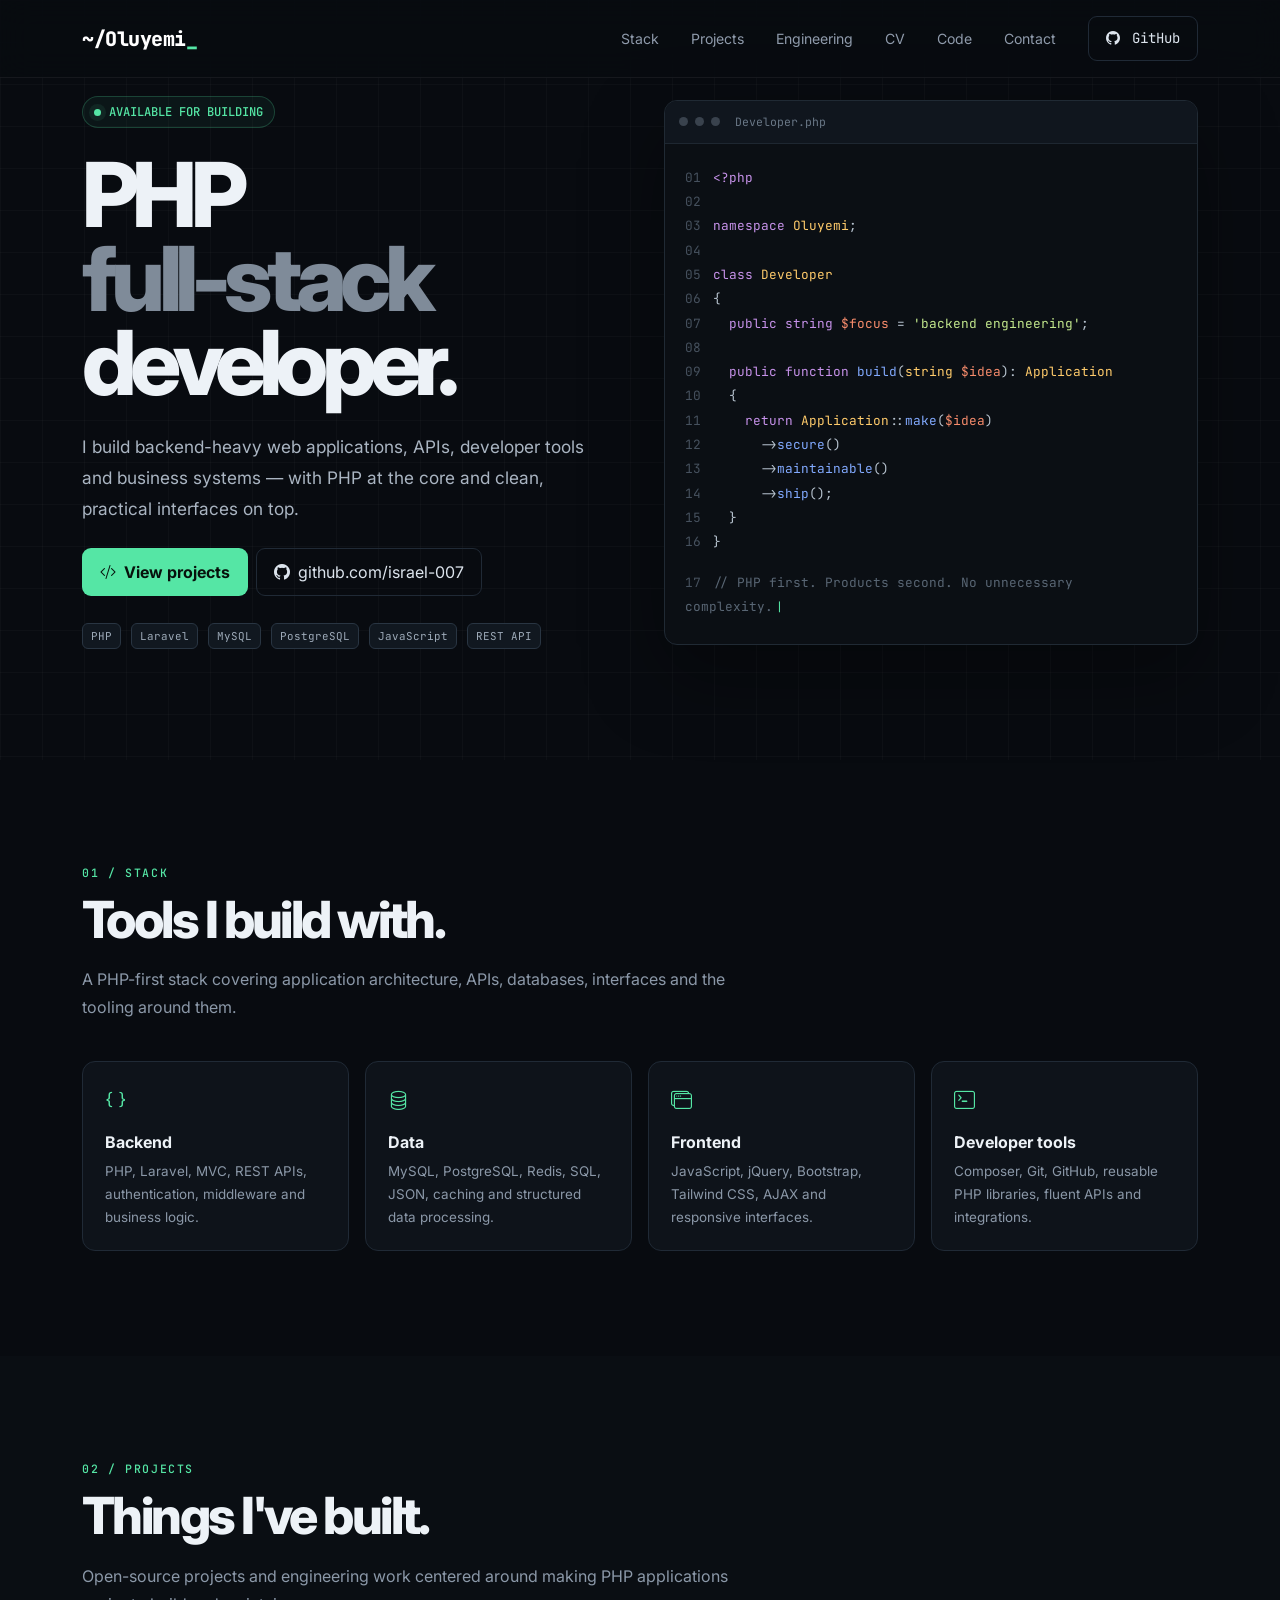
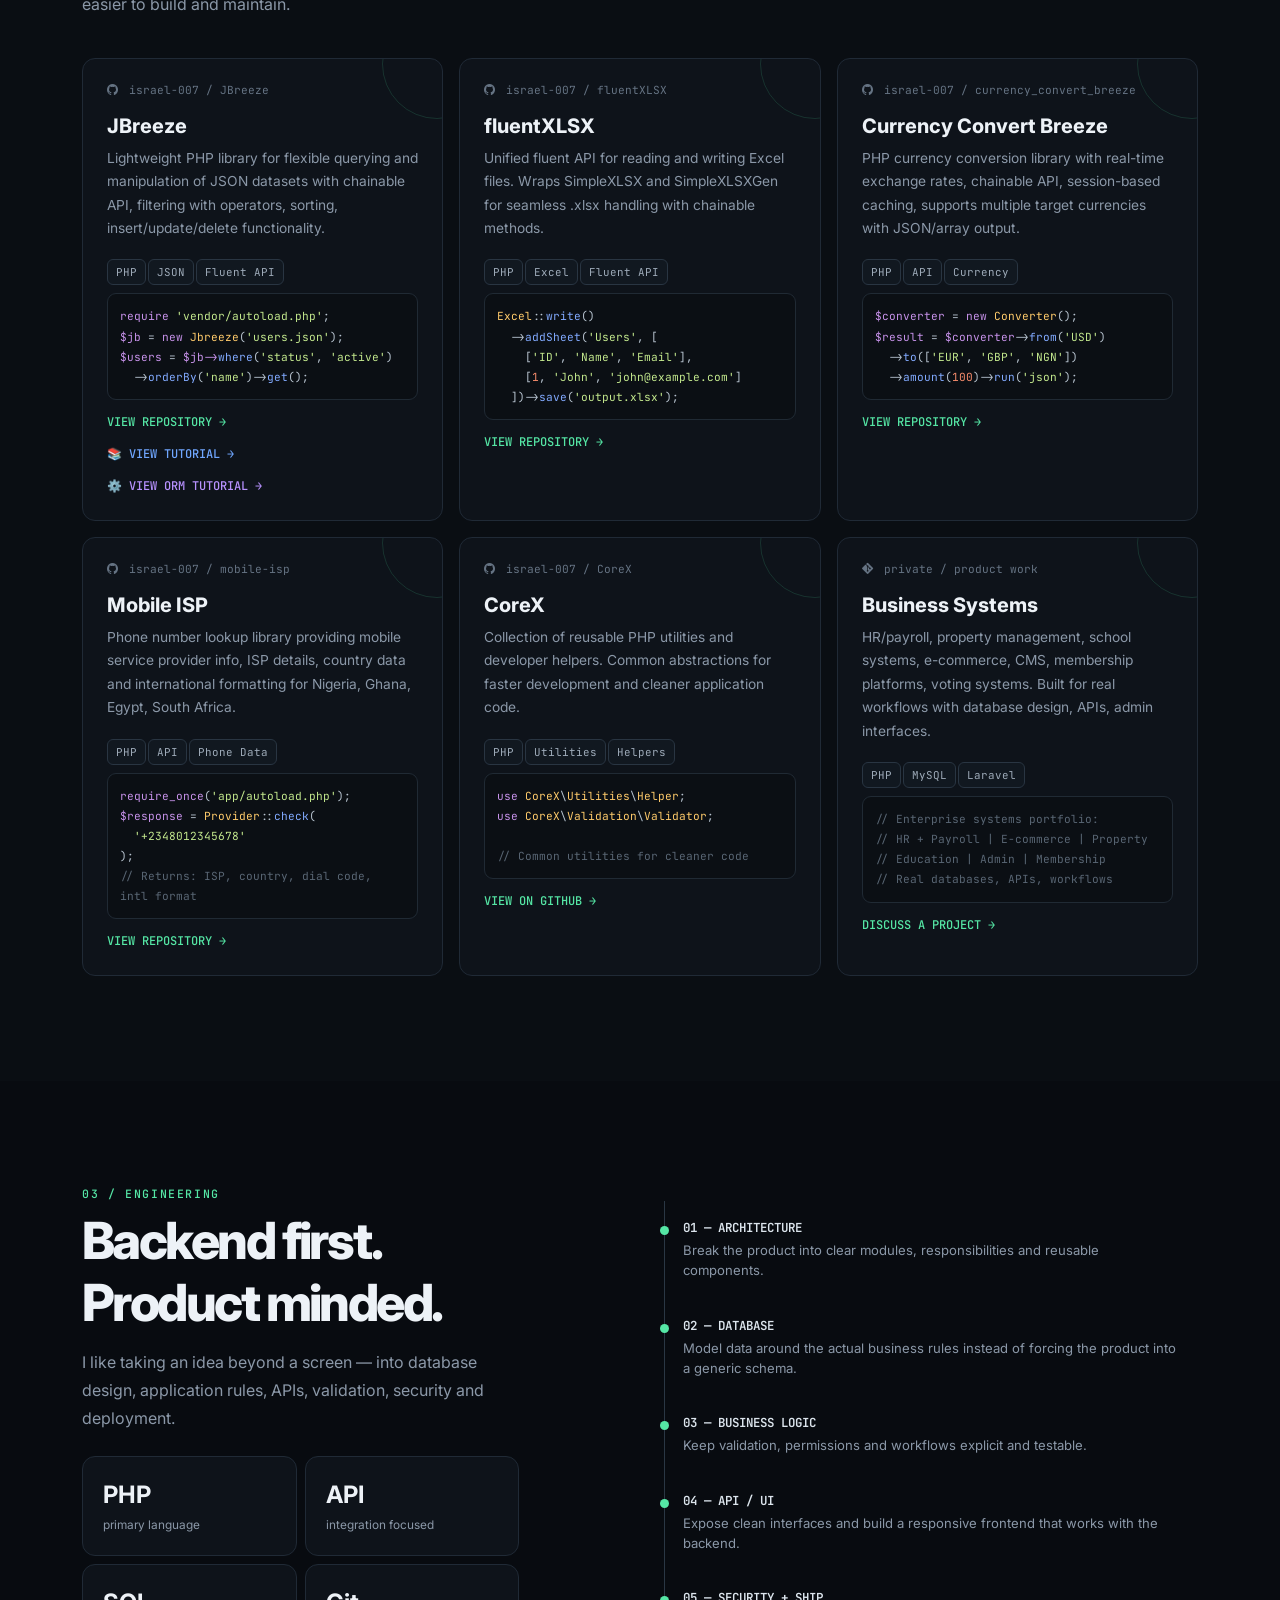
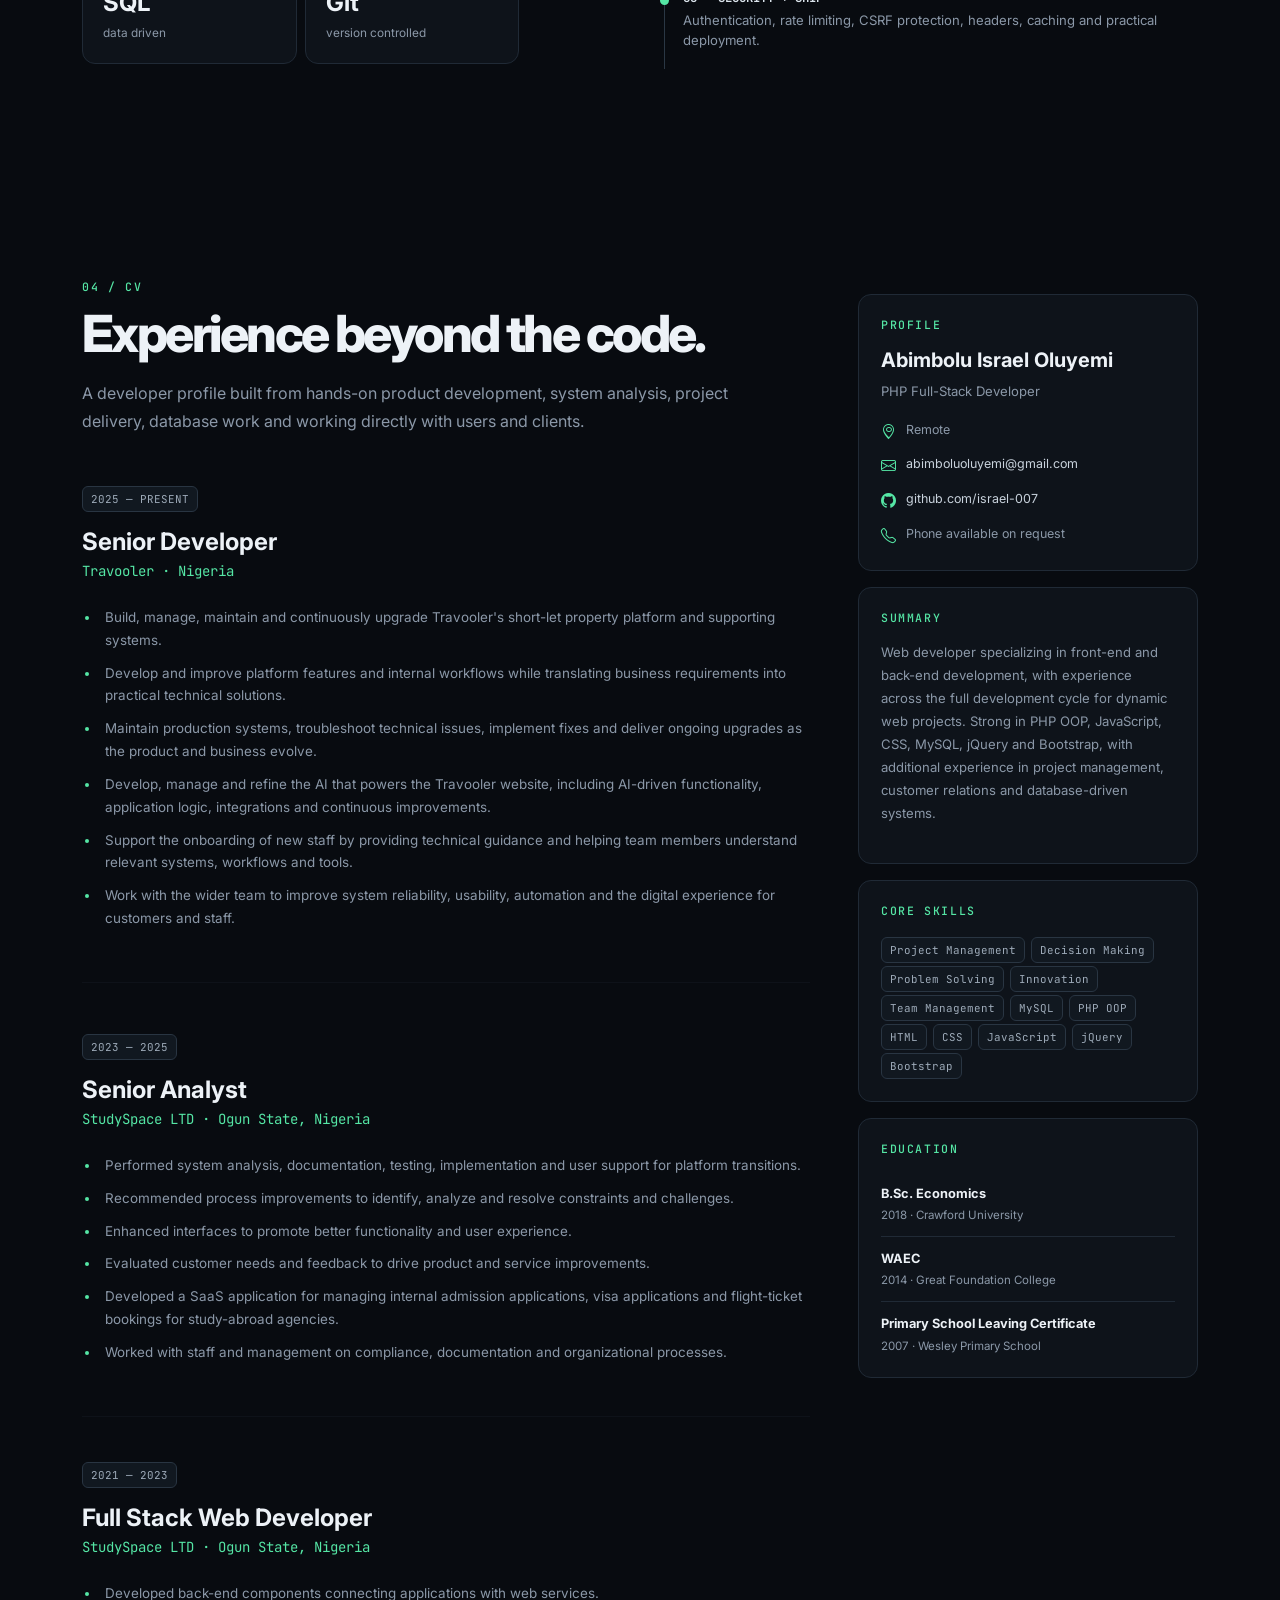
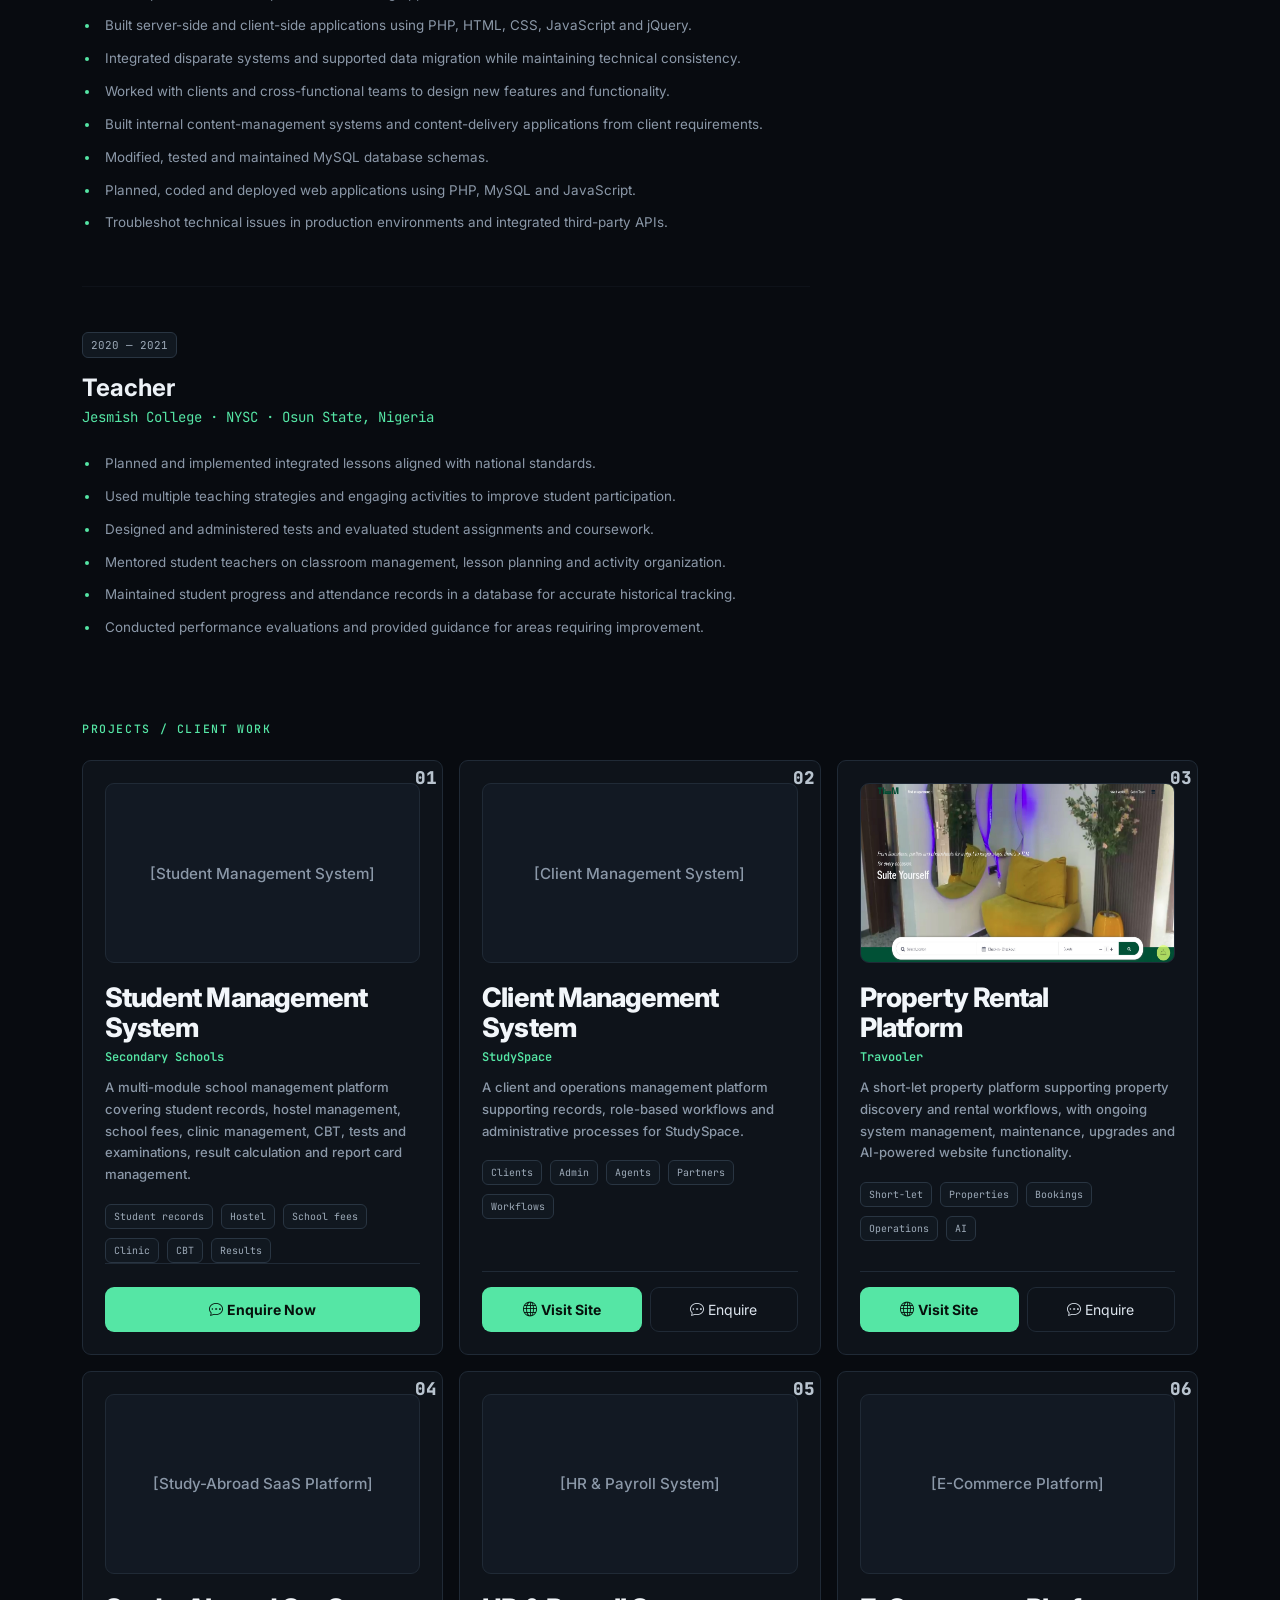
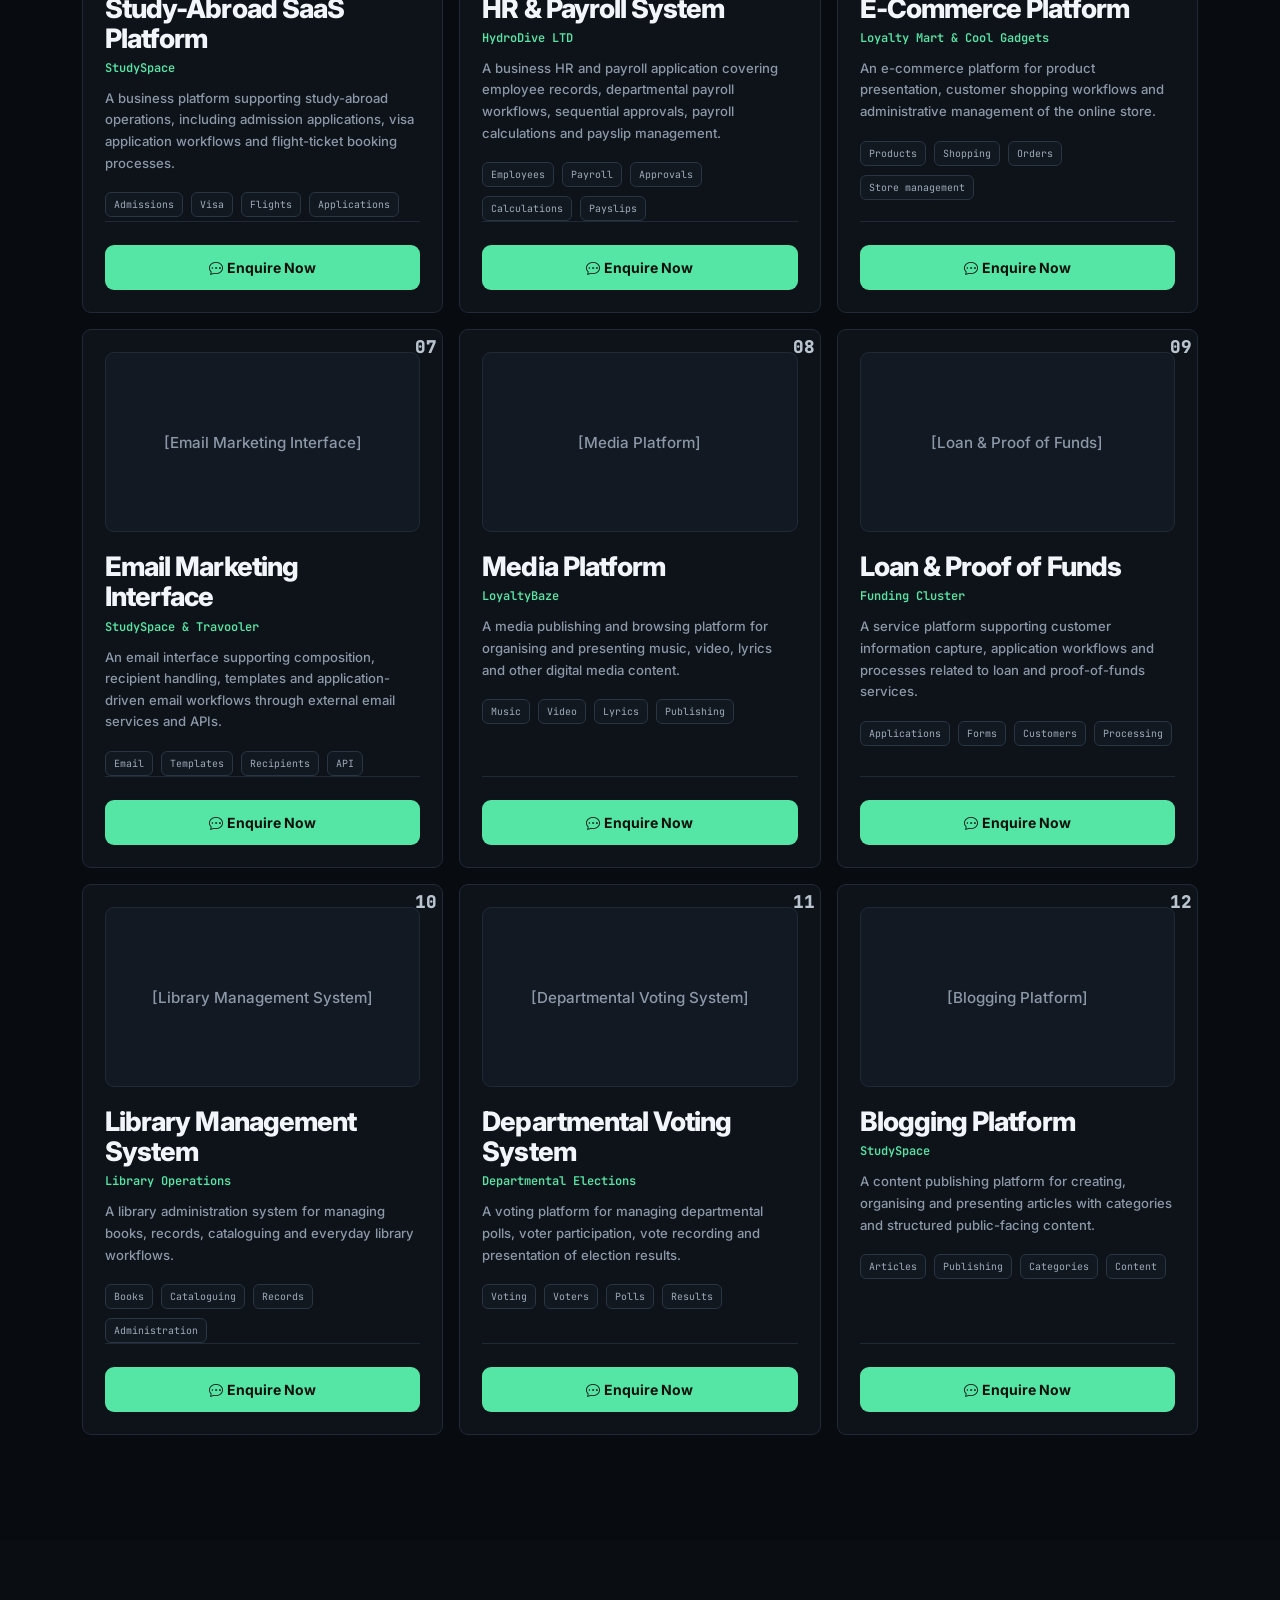
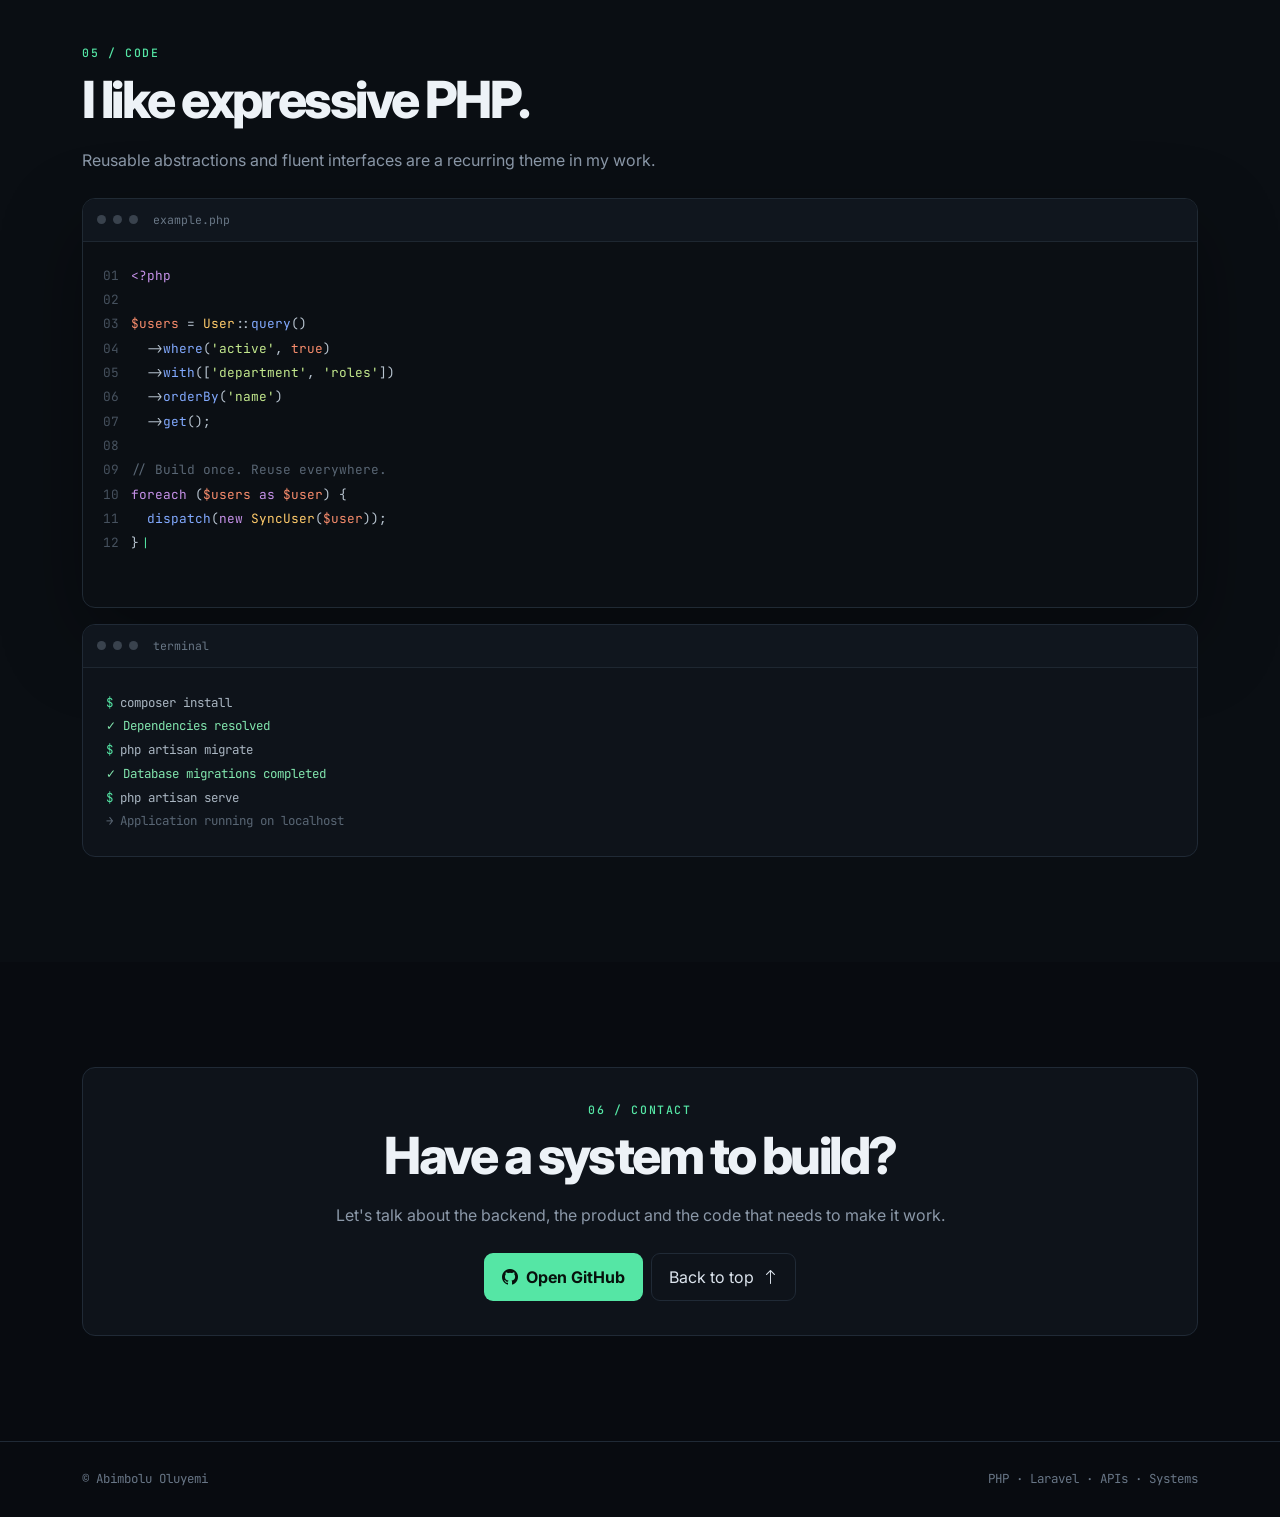
<file: index.html>
<!doctype html>
<html lang="en">

<head>
    <meta charset="utf-8">
    <meta name="viewport" content="width=device-width, initial-scale=1">
    <title>Abimbolu Oluyemi — PHP Full-Stack Developer</title>
    <link href="https://avatars.githubusercontent.com/u/76886811?v=4" rel="icon" type="image/x-icon">
    <meta name="description"
        content="Abimbolu Oluyemi — PHP full-stack developer building backend-heavy applications, APIs, developer tools and business systems.">
    <link href="https://cdn.jsdelivr.net/npm/bootstrap@5.3.3/dist/css/bootstrap.min.css" rel="stylesheet">
    <link href="https://cdn.jsdelivr.net/npm/bootstrap-icons@1.11.3/font/bootstrap-icons.css" rel="stylesheet">
    <link
        href="https://fonts.googleapis.com/css2?family=Inter:wght@400;500;600;700;800&family=JetBrains+Mono:wght@400;500;600&display=swap"
        rel="stylesheet">
    <link href="css/style.css" rel="stylesheet">
</head>

<body>

    <nav class="navbar navbar-expand-md fixed-top">
        <div class="container py-2">
            <a class="navbar-brand mono" href="#home">~/Oluyemi<span class="brand-dot">_</span></a>
            <button class="navbar-toggler border-0 shadow-none" type="button" data-bs-toggle="collapse"
                data-bs-target="#nav">
                <i class="bi bi-list text-white fs-4"></i>
            </button>
            <div class="collapse navbar-collapse" id="nav">
                <ul class="navbar-nav ms-auto align-items-md-center gap-md-3">
                    <li><a class="nav-link" href="#stack">Stack</a></li>
                    <li><a class="nav-link" href="#projects">Projects</a></li>
                    <li><a class="nav-link" href="#engineering">Engineering</a></li>
                    <li><a class="nav-link" href="#cv">CV</a></li>
                    <li><a class="nav-link" href="#code">Code</a></li>
                    <li><a class="nav-link" href="#contact">Contact</a></li>
                    <li><a class="btn btn-sm btn-ghost mono ms-md-2" href="https://github.com/israel-007"
                            target="_blank"><i class="bi bi-github me-1"></i> GitHub</a></li>
                </ul>
            </div>
        </div>
    </nav>

    <main id="home">

        <section class="hero grid-bg">
            <div class="container">
                <div class="row align-items-center g-5">
                    <div class="col-lg-6">
                        <div class="eyebrow"><span class="pulse"></span> AVAILABLE FOR BUILDING</div>
                        <h1>PHP<br><span style="color:#7f8b99">full-stack</span><br>developer.</h1>
                        <p class="hero-copy">
                            I build backend-heavy web applications, APIs, developer tools and business systems —
                            with PHP at the core and clean, practical interfaces on top.
                        </p>
                        <div class="d-flex flex-wrap gap-2 mt-4">
                            <a href="#projects" class="btn btn-code"><i class="bi bi-code-slash me-2"></i>View
                                projects</a>
                            <a href="https://github.com/israel-007" target="_blank" class="btn btn-ghost"><i
                                    class="bi bi-github me-2"></i>github.com/israel-007</a>
                        </div>
                        <div class="d-flex flex-wrap gap-2 mt-4">
                            <span class="tag">PHP</span><span class="tag">Laravel</span><span class="tag">MySQL</span>
                            <span class="tag">PostgreSQL</span><span class="tag">JavaScript</span><span class="tag">REST
                                API</span>
                        </div>
                    </div>

                    <div class="col-lg-6">
                        <div class="code-window">
                            <div class="window-head">
                                <span class="window-dot"></span><span class="window-dot"></span><span
                                    class="window-dot"></span>
                                <span class="window-title">Developer.php</span>
                            </div>
                            <div class="code-body">
                                <div><span class="ln">01</span><span class="kw">&lt;?php</span></div>
                                <div><span class="ln">02</span></div>
                                <div><span class="ln">03</span><span class="kw">namespace</span> <span
                                        class="type">Oluyemi</span>;</div>
                                <div><span class="ln">04</span></div>
                                <div><span class="ln">05</span><span class="kw">class</span> <span
                                        class="type">Developer</span></div>
                                <div><span class="ln">06</span>{</div>
                                <div><span class="ln">07</span>&nbsp;&nbsp;<span class="kw">public string</span> <span
                                        class="var">$focus</span> = <span class="str">'backend engineering'</span>;
                                </div>
                                <div><span class="ln">08</span></div>
                                <div><span class="ln">09</span>&nbsp;&nbsp;<span class="kw">public function</span> <span
                                        class="fn">build</span>(<span class="type">string</span> <span
                                        class="var">$idea</span>): <span class="type">Application</span></div>
                                <div><span class="ln">10</span>&nbsp;&nbsp;{</div>
                                <div><span class="ln">11</span>&nbsp;&nbsp;&nbsp;&nbsp;<span class="kw">return</span>
                                    <span class="type">Application</span>::<span class="fn">make</span>(<span
                                        class="var">$idea</span>)
                                </div>
                                <div><span class="ln">12</span>&nbsp;&nbsp;&nbsp;&nbsp;&nbsp;&nbsp;-><span
                                        class="fn">secure</span>()</div>
                                <div><span class="ln">13</span>&nbsp;&nbsp;&nbsp;&nbsp;&nbsp;&nbsp;-><span
                                        class="fn">maintainable</span>()</div>
                                <div><span class="ln">14</span>&nbsp;&nbsp;&nbsp;&nbsp;&nbsp;&nbsp;-><span
                                        class="fn">ship</span>();</div>
                                <div><span class="ln">15</span>&nbsp;&nbsp;}</div>
                                <div><span class="ln">16</span>}</div>
                                <div class="mt-3"><span class="ln">17</span><span class="comment">// PHP first. Products
                                        second. No unnecessary complexity.</span></div>
                            </div>
                        </div>
                    </div>
                </div>
            </div>
        </section>

        <section id="stack">
            <div class="container">
                <div class="section-label">01 / stack</div>
                <h2 class="section-title">Tools I build with.</h2>
                <p class="section-desc">A PHP-first stack covering application architecture, APIs, databases, interfaces
                    and the tooling around them.</p>

                <div class="row g-3 mt-4">
                    <div class="col-md-6 col-lg-3">
                        <div class="stack-card">
                            <div class="stack-icon"><i class="bi bi-braces"></i></div>
                            <h6>Backend</h6>
                            <p>PHP, Laravel, MVC, REST APIs, authentication, middleware and business logic.</p>
                        </div>
                    </div>
                    <div class="col-md-6 col-lg-3">
                        <div class="stack-card">
                            <div class="stack-icon"><i class="bi bi-database"></i></div>
                            <h6>Data</h6>
                            <p>MySQL, PostgreSQL, Redis, SQL, JSON, caching and structured data processing.</p>
                        </div>
                    </div>
                    <div class="col-md-6 col-lg-3">
                        <div class="stack-card">
                            <div class="stack-icon"><i class="bi bi-window-stack"></i></div>
                            <h6>Frontend</h6>
                            <p>JavaScript, jQuery, Bootstrap, Tailwind CSS, AJAX and responsive interfaces.</p>
                        </div>
                    </div>
                    <div class="col-md-6 col-lg-3">
                        <div class="stack-card">
                            <div class="stack-icon"><i class="bi bi-terminal"></i></div>
                            <h6>Developer tools</h6>
                            <p>Composer, Git, GitHub, reusable PHP libraries, fluent APIs and integrations.</p>
                        </div>
                    </div>
                </div>
            </div>
        </section>

        <section id="projects" style="background:#0a0e13">
            <div class="container">
                <div class="section-label">02 / projects</div>
                <h2 class="section-title">Things I've built.</h2>
                <p class="section-desc">Open-source projects and engineering work centered around making PHP
                    applications easier to build and maintain.</p>

                <div class="row g-3 mt-4">
                    <!-- JBreeze -->
                    <div class="col-md-6 col-lg-4">
                        <div class="project-card">
                            <div class="repo-line"><i class="bi bi-github me-1"></i> israel-007 / JBreeze</div>
                            <h5>JBreeze</h5>
                            <p>Lightweight PHP library for flexible querying and manipulation of JSON datasets with
                                chainable API, filtering with operators, sorting, insert/update/delete functionality.
                            </p>
                            <span class="tag">PHP</span><span class="tag">JSON</span><span class="tag">Fluent API</span>
                            <div class="mt-2"
                                style="background:#0b0f14;border:1px solid #202a34;border-radius:9px;padding:12px;font-size:.7rem;line-height:1.8;font-family:'JetBrains Mono',monospace;color:#b8c4d0;overflow-x:auto">
                                <span style="color:#c792ea">require</span> <span
                                    style="color:#c3e88d">'vendor/autoload.php'</span>;<br>
                                <span style="color:#c792ea">$jb</span> = <span style="color:#c792ea">new</span> <span
                                    style="color:#ffcb6b">Jbreeze</span>(<span
                                    style="color:#c3e88d">'users.json'</span>);<br>
                                <span style="color:#c792ea">$users</span> = <span style="color:#c792ea">$jb</span><span
                                    style="color:#c792ea">-></span><span style="color:#82aaff">where</span>(<span
                                    style="color:#c3e88d">'status'</span>, <span
                                    style="color:#c3e88d">'active'</span>)<br>
                                &nbsp;&nbsp;-><span style="color:#82aaff">orderBy</span>(<span
                                    style="color:#c3e88d">'name'</span>)-><span style="color:#82aaff">get</span>();
                            </div>
                            <div class="mt-2"><a class="project-link" href="https://github.com/israel-007/JBreeze"
                                    target="_blank">VIEW REPOSITORY →</a></div>
                            <div class="mt-2"><a class="project-link" href="jbreeze-tutorial.html"
                                    style="color: #70a7ff;">📚 VIEW TUTORIAL →</a></div>
                            <div class="mt-2"><a class="project-link" href="jbreeze-orm-tutorial.html"
                                    style="color: #b892ff;">⚙️ VIEW ORM TUTORIAL →</a></div>
                        </div>
                    </div>

                    <!-- fluentXLSX -->
                    <div class="col-md-6 col-lg-4">
                        <div class="project-card">
                            <div class="repo-line"><i class="bi bi-github me-1"></i> israel-007 / fluentXLSX</div>
                            <h5>fluentXLSX</h5>
                            <p>Unified fluent API for reading and writing Excel files. Wraps SimpleXLSX and
                                SimpleXLSXGen for seamless .xlsx handling with chainable methods.</p>
                            <span class="tag">PHP</span><span class="tag">Excel</span><span class="tag">Fluent
                                API</span>
                            <div class="mt-2"
                                style="background:#0b0f14;border:1px solid #202a34;border-radius:9px;padding:12px;font-size:.7rem;line-height:1.8;font-family:'JetBrains Mono',monospace;color:#b8c4d0;overflow-x:auto">
                                <span style="color:#ffcb6b">Excel</span>::<span style="color:#82aaff">write</span>()<br>
                                &nbsp;&nbsp;-><span style="color:#82aaff">addSheet</span>(<span
                                    style="color:#c3e88d">'Users'</span>, [<br>
                                &nbsp;&nbsp;&nbsp;&nbsp;[<span style="color:#c3e88d">'ID'</span>, <span
                                    style="color:#c3e88d">'Name'</span>, <span
                                    style="color:#c3e88d">'Email'</span>],<br>
                                &nbsp;&nbsp;&nbsp;&nbsp;[<span style="color:#f78c6c">1</span>, <span
                                    style="color:#c3e88d">'John'</span>, <span
                                    style="color:#c3e88d">'john@example.com'</span>]<br>
                                &nbsp;&nbsp;])-><span style="color:#82aaff">save</span>(<span
                                    style="color:#c3e88d">'output.xlsx'</span>);
                            </div>
                            <div class="mt-2"><a class="project-link" href="https://github.com/israel-007/fluentXLSX"
                                    target="_blank">VIEW REPOSITORY →</a></div>
                        </div>
                    </div>

                    <!-- Currency Convert Breeze -->
                    <div class="col-md-6 col-lg-4">
                        <div class="project-card">
                            <div class="repo-line"><i class="bi bi-github me-1"></i> israel-007 /
                                currency_convert_breeze</div>
                            <h5>Currency Convert Breeze</h5>
                            <p>PHP currency conversion library with real-time exchange rates, chainable API,
                                session-based caching, supports multiple target currencies with JSON/array output.</p>
                            <span class="tag">PHP</span><span class="tag">API</span><span class="tag">Currency</span>
                            <div class="mt-2"
                                style="background:#0b0f14;border:1px solid #202a34;border-radius:9px;padding:12px;font-size:.7rem;line-height:1.8;font-family:'JetBrains Mono',monospace;color:#b8c4d0;overflow-x:auto">
                                <span style="color:#c792ea">$converter</span> = <span style="color:#c792ea">new</span>
                                <span style="color:#ffcb6b">Converter</span>();<br>
                                <span style="color:#c792ea">$result</span> = <span
                                    style="color:#c792ea">$converter</span>-><span
                                    style="color:#82aaff">from</span>(<span style="color:#c3e88d">'USD'</span>)<br>
                                &nbsp;&nbsp;-><span style="color:#82aaff">to</span>([<span
                                    style="color:#c3e88d">'EUR'</span>, <span style="color:#c3e88d">'GBP'</span>, <span
                                    style="color:#c3e88d">'NGN'</span>])<br>
                                &nbsp;&nbsp;-><span style="color:#82aaff">amount</span>(<span
                                    style="color:#f78c6c">100</span>)-><span style="color:#82aaff">run</span>(<span
                                    style="color:#c3e88d">'json'</span>);
                            </div>
                            <div class="mt-2"><a class="project-link"
                                    href="https://github.com/israel-007/currency_convert_breeze" target="_blank">VIEW
                                    REPOSITORY →</a></div>
                        </div>
                    </div>

                    <!-- Mobile ISP -->
                    <div class="col-md-6 col-lg-4">
                        <div class="project-card">
                            <div class="repo-line"><i class="bi bi-github me-1"></i> israel-007 / mobile-isp</div>
                            <h5>Mobile ISP</h5>
                            <p>Phone number lookup library providing mobile service provider info, ISP details, country
                                data and international formatting for Nigeria, Ghana, Egypt, South Africa.</p>
                            <span class="tag">PHP</span><span class="tag">API</span><span class="tag">Phone Data</span>
                            <div class="mt-2"
                                style="background:#0b0f14;border:1px solid #202a34;border-radius:9px;padding:12px;font-size:.7rem;line-height:1.8;font-family:'JetBrains Mono',monospace;color:#b8c4d0;overflow-x:auto">
                                <span style="color:#c792ea">require_once</span>(<span
                                    style="color:#c3e88d">'app/autoload.php'</span>);<br>
                                <span style="color:#c792ea">$response</span> = <span
                                    style="color:#ffcb6b">Provider</span>::<span style="color:#82aaff">check</span>(<br>
                                &nbsp;&nbsp;<span style="color:#c3e88d">'+2348012345678'</span><br>
                                );<br>
                                <span style="color:#596674">// Returns: ISP, country, dial code, intl format</span>
                            </div>
                            <div class="mt-2"><a class="project-link" href="https://github.com/israel-007/mobile-isp"
                                    target="_blank">VIEW REPOSITORY →</a></div>
                        </div>
                    </div>

                    <!-- CoreX -->
                    <div class="col-md-6 col-lg-4">
                        <div class="project-card">
                            <div class="repo-line"><i class="bi bi-github me-1"></i> israel-007 / CoreX</div>
                            <h5>CoreX</h5>
                            <p>Collection of reusable PHP utilities and developer helpers. Common abstractions for
                                faster development and cleaner application code.</p>
                            <span class="tag">PHP</span><span class="tag">Utilities</span><span
                                class="tag">Helpers</span>
                            <div class="mt-2"
                                style="background:#0b0f14;border:1px solid #202a34;border-radius:9px;padding:12px;font-size:.7rem;line-height:1.8;font-family:'JetBrains Mono',monospace;color:#b8c4d0;overflow-x:auto">
                                <span style="color:#c792ea">use</span> <span style="color:#ffcb6b">CoreX</span>\<span
                                    style="color:#ffcb6b">Utilities</span>\<span
                                    style="color:#ffcb6b">Helper</span>;<br>
                                <span style="color:#c792ea">use</span> <span style="color:#ffcb6b">CoreX</span>\<span
                                    style="color:#ffcb6b">Validation</span>\<span
                                    style="color:#ffcb6b">Validator</span>;<br>
                                <br>
                                <span style="color:#596674">// Common utilities for cleaner code</span>
                            </div>
                            <div class="mt-2"><a class="project-link" href="https://github.com/israel-007"
                                    target="_blank">VIEW ON GITHUB →</a></div>
                        </div>
                    </div>

                    <!-- Business Systems -->
                    <div class="col-md-6 col-lg-4">
                        <div class="project-card">
                            <div class="repo-line"><i class="bi bi-git me-1"></i> private / product work</div>
                            <h5>Business Systems</h5>
                            <p>HR/payroll, property management, school systems, e-commerce, CMS, membership platforms,
                                voting systems. Built for real workflows with database design, APIs, admin interfaces.
                            </p>
                            <span class="tag">PHP</span><span class="tag">MySQL</span><span class="tag">Laravel</span>
                            <div class="mt-2"
                                style="background:#0b0f14;border:1px solid #202a34;border-radius:9px;padding:12px;font-size:.7rem;line-height:1.8;font-family:'JetBrains Mono',monospace;color:#b8c4d0;overflow-x:auto">
                                <span style="color:#596674">// Enterprise systems portfolio:</span><br>
                                <span style="color:#596674">// HR + Payroll | E-commerce | Property</span><br>
                                <span style="color:#596674">// Education | Admin | Membership</span><br>
                                <span style="color:#596674">// Real databases, APIs, workflows</span>
                            </div>
                            <div class="mt-2"><a class="project-link" href="#contact">DISCUSS A PROJECT →</a></div>
                        </div>
                    </div>
                </div>
            </div>
        </section>

        <section id="engineering">
            <div class="container">
                <div class="section-label">03 / engineering</div>
                <div class="row g-5 align-items-start">
                    <div class="col-lg-5">
                        <h2 class="section-title">Backend first.<br>Product minded.</h2>
                        <p class="section-desc">I like taking an idea beyond a screen — into database design,
                            application rules, APIs, validation, security and deployment.</p>
                        <div class="row g-2 mt-3">
                            <div class="col-6">
                                <div class="metric"><strong>PHP</strong><span>primary language</span></div>
                            </div>
                            <div class="col-6">
                                <div class="metric"><strong>API</strong><span>integration focused</span></div>
                            </div>
                            <div class="col-6">
                                <div class="metric"><strong>SQL</strong><span>data driven</span></div>
                            </div>
                            <div class="col-6">
                                <div class="metric"><strong>Git</strong><span>version controlled</span></div>
                            </div>
                        </div>
                    </div>
                    <div class="col-lg-6 offset-lg-1">
                        <div class="arch-step">
                            <h6>01 — ARCHITECTURE</h6>
                            <p>Break the product into clear modules, responsibilities and reusable components.</p>
                        </div>
                        <div class="arch-step">
                            <h6>02 — DATABASE</h6>
                            <p>Model data around the actual business rules instead of forcing the product into a generic
                                schema.</p>
                        </div>
                        <div class="arch-step">
                            <h6>03 — BUSINESS LOGIC</h6>
                            <p>Keep validation, permissions and workflows explicit and testable.</p>
                        </div>
                        <div class="arch-step">
                            <h6>04 — API / UI</h6>
                            <p>Expose clean interfaces and build a responsive frontend that works with the backend.</p>
                        </div>
                        <div class="arch-step">
                            <h6>05 — SECURITY + SHIP</h6>
                            <p>Authentication, rate limiting, CSRF protection, headers, caching and practical
                                deployment.</p>
                        </div>
                    </div>
                </div>
            </div>
        </section>


        <section id="cv">
            <div class="container">
                <div class="section-label">04 / cv</div>
                <div class="row g-5">
                    <div class="col-lg-8">
                        <h2 class="section-title">Experience beyond the code.</h2>
                        <p class="section-desc">
                            A developer profile built from hands-on product development, system analysis,
                            project delivery, database work and working directly with users and clients.
                        </p>


                        <div class="mt-5">
                            <div class="d-flex justify-content-between align-items-start mb-4">
                                <div>
                                    <span class="tag">2025 — PRESENT</span>
                                    <h4 class="mt-3 mb-1 fw-bold">Senior Developer</h4>
                                    <div class="mono small" style="color:var(--green)">Travooler · Nigeria</div>
                                </div>
                            </div>
                            <ul class="cv-list">
                                <li>Build, manage, maintain and continuously upgrade Travooler's short-let property
                                    platform and supporting systems.</li>
                                <li>Develop and improve platform features and internal workflows while translating
                                    business requirements into practical technical solutions.</li>
                                <li>Maintain production systems, troubleshoot technical issues, implement fixes and
                                    deliver ongoing upgrades as the product and business evolve.</li>
                                <li>Develop, manage and refine the AI that powers the Travooler website, including
                                    AI-driven functionality, application logic, integrations and continuous
                                    improvements.</li>
                                <li>Support the onboarding of new staff by providing technical guidance and helping team
                                    members understand relevant systems, workflows and tools.</li>
                                <li>Work with the wider team to improve system reliability, usability, automation and
                                    the digital experience for customers and staff.</li>
                            </ul>
                        </div>

                        <hr class="cv-divider">
                        <div class="mt-5">
                            <div class="d-flex justify-content-between align-items-start mb-4">
                                <div>
                                    <span class="tag">2023 — 2025</span>
                                    <h4 class="mt-3 mb-1 fw-bold">Senior Analyst</h4>
                                    <div class="mono small" style="color:var(--green)">StudySpace LTD · Ogun State,
                                        Nigeria</div>
                                </div>
                            </div>
                            <ul class="cv-list">
                                <li>Performed system analysis, documentation, testing, implementation and user support
                                    for platform transitions.</li>
                                <li>Recommended process improvements to identify, analyze and resolve constraints and
                                    challenges.</li>
                                <li>Enhanced interfaces to promote better functionality and user experience.</li>
                                <li>Evaluated customer needs and feedback to drive product and service improvements.
                                </li>
                                <li>Developed a SaaS application for managing internal admission applications, visa
                                    applications and flight-ticket bookings for study-abroad agencies.</li>
                                <li>Worked with staff and management on compliance, documentation and organizational
                                    processes.</li>
                            </ul>
                        </div>

                        <hr class="cv-divider">

                        <div class="d-flex justify-content-between align-items-start mb-4">
                            <div>
                                <span class="tag">2021 — 2023</span>
                                <h4 class="mt-3 mb-1 fw-bold">Full Stack Web Developer</h4>
                                <div class="mono small" style="color:var(--green)">StudySpace LTD · Ogun State, Nigeria
                                </div>
                            </div>
                        </div>
                        <ul class="cv-list">
                            <li>Developed back-end components connecting applications with web services.</li>
                            <li>Built server-side and client-side applications using PHP, HTML, CSS, JavaScript and
                                jQuery.</li>
                            <li>Integrated disparate systems and supported data migration while maintaining technical
                                consistency.</li>
                            <li>Worked with clients and cross-functional teams to design new features and functionality.
                            </li>
                            <li>Built internal content-management systems and content-delivery applications from client
                                requirements.</li>
                            <li>Modified, tested and maintained MySQL database schemas.</li>
                            <li>Planned, coded and deployed web applications using PHP, MySQL and JavaScript.</li>
                            <li>Troubleshot technical issues in production environments and integrated third-party APIs.
                            </li>
                        </ul>

                        <hr class="cv-divider">

                        <div class="d-flex justify-content-between align-items-start mb-4">
                            <div>
                                <span class="tag">2020 — 2021</span>
                                <h4 class="mt-3 mb-1 fw-bold">Teacher</h4>
                                <div class="mono small" style="color:var(--green)">Jesmish College · NYSC · Osun State,
                                    Nigeria</div>
                            </div>
                        </div>
                        <ul class="cv-list">
                            <li>Planned and implemented integrated lessons aligned with national standards.</li>
                            <li>Used multiple teaching strategies and engaging activities to improve student
                                participation.</li>
                            <li>Designed and administered tests and evaluated student assignments and coursework.</li>
                            <li>Mentored student teachers on classroom management, lesson planning and activity
                                organization.</li>
                            <li>Maintained student progress and attendance records in a database for accurate historical
                                tracking.</li>
                            <li>Conducted performance evaluations and provided guidance for areas requiring improvement.
                            </li>
                        </ul>
                    </div>

                    <div class="col-lg-4">
                        <div class="cv-side-card mb-3">
                            <div class="section-label mb-3">Profile</div>
                            <h5 class="fw-bold">Abimbolu Israel Oluyemi</h5>
                            <p class="cv-muted">PHP Full-Stack Developer</p>
                            <div class="cv-contact">
                                <div><i class="bi bi-geo-alt"></i><span>Remote</span></div>
                                <div><i class="bi bi-envelope"></i><a
                                        href="mailto:abimboluoluyemi@gmail.com">abimboluoluyemi@gmail.com</a></div>
                                <div><i class="bi bi-github"></i><a href="https://github.com/israel-007"
                                        target="_blank">github.com/israel-007</a></div>
                                <div><i class="bi bi-telephone"></i><span>Phone available on request</span></div>
                            </div>
                        </div>

                        <div class="cv-side-card mb-3">
                            <div class="section-label mb-3">Summary</div>
                            <p class="cv-muted">
                                Web developer specializing in front-end and back-end development, with experience
                                across the full development cycle for dynamic web projects. Strong in PHP OOP,
                                JavaScript, CSS, MySQL, jQuery and Bootstrap, with additional experience in
                                project management, customer relations and database-driven systems.
                            </p>
                        </div>

                        <div class="cv-side-card mb-3">
                            <div class="section-label mb-3">Core skills</div>
                            <div>
                                <span class="tag">Project Management</span>
                                <span class="tag">Decision Making</span>
                                <span class="tag">Problem Solving</span>
                                <span class="tag">Innovation</span>
                                <span class="tag">Team Management</span>
                                <span class="tag">MySQL</span>
                                <span class="tag">PHP OOP</span>
                                <span class="tag">HTML</span>
                                <span class="tag">CSS</span>
                                <span class="tag">JavaScript</span>
                                <span class="tag">jQuery</span>
                                <span class="tag">Bootstrap</span>
                            </div>
                        </div>

                        <div class="cv-side-card">
                            <div class="section-label mb-3">Education</div>
                            <div class="edu-item">
                                <strong>B.Sc. Economics</strong>
                                <span>2018 · Crawford University</span>
                            </div>
                            <div class="edu-item">
                                <strong>WAEC</strong>
                                <span>2014 · Great Foundation College</span>
                            </div>
                            <div class="edu-item">
                                <strong>Primary School Leaving Certificate</strong>
                                <span>2007 · Wesley Primary School</span>
                            </div>
                        </div>
                    </div>
                </div>

                <div class="mt-5 pt-4">
                    <div class="section-label">Projects / client work</div>
                    <div class="row g-3 mt-2">
                        <div class="col-md-6 col-xl-4">
                            <div class="cv-project cv-project-expanded" style="display:flex;flex-direction:column">
                                <div
                                    style="background:var(--surface-2);border-radius:9px;height:180px;display:flex;align-items:center;justify-content:center;color:var(--muted);font-size:.95rem;margin-bottom:15px;border:1px solid var(--line);">
                                    [Student Management System]</div>
                                <span class="project-number">01</span>
                                <span class="project-title">Student Management System</span>
                                <span class="project-client">Secondary Schools</span>
                                <p>A multi-module school management platform covering student records, hostel
                                    management, school fees, clinic management, CBT, tests and examinations, result
                                    calculation and report card management.</p>
                                <div class="project-tags"><span class="tag">Student records</span><span
                                        class="tag">Hostel</span><span class="tag">School fees</span><span
                                        class="tag">Clinic</span><span class="tag">CBT</span><span
                                        class="tag">Results</span></div>
                                <div style="margin-top:auto;padding-top:15px;border-top:1px solid var(--line)"><a
                                        href="#contact" class="btn btn-sm btn-code w-100 mt-2"><i
                                            class="bi bi-chat-dots me-1"></i>Enquire Now</a></div>
                            </div>
                        </div>
                        <div class="col-md-6 col-xl-4">
                            <div class="cv-project cv-project-expanded" style="display:flex;flex-direction:column">
                                <div
                                    style="background:var(--surface-2);border-radius:9px;height:180px;display:flex;align-items:center;justify-content:center;color:var(--muted);font-size:.95rem;margin-bottom:15px;border:1px solid var(--line);">
                                    [Client Management System]</div>
                                <span class="project-number">02</span>
                                <span class="project-title">Client Management System</span>
                                <span class="project-client">StudySpace</span>
                                <p>A client and operations management platform supporting records, role-based workflows
                                    and administrative processes for StudySpace.</p>
                                <div class="project-tags"><span class="tag">Clients</span><span
                                        class="tag">Admin</span><span class="tag">Agents</span><span
                                        class="tag">Partners</span><span class="tag">Workflows</span></div>
                                <div
                                    style="margin-top:auto;padding-top:15px;border-top:1px solid var(--line);display:flex;gap:8px">
                                    <a href="https://studyspace.com.ng" target="_blank"
                                        class="btn btn-sm btn-code flex-grow-1"><i class="bi bi-globe me-1"></i>Visit
                                        Site</a><a href="#contact" class="btn btn-sm btn-ghost flex-grow-1"><i
                                            class="bi bi-chat-dots me-1"></i>Enquire</a>
                                </div>
                            </div>
                        </div>
                        <div class="col-md-6 col-xl-4">
                            <div class="cv-project cv-project-expanded" style="display:flex;flex-direction:column">
                                <div
                                    style="background: url('images/travooler.jpg');background-repeat: round;border-radius:9px;height:180px;display:flex;align-items:center;justify-content:center;color:var(--muted);font-size:.95rem;margin-bottom:15px;border:1px solid var(--line);">
                                </div> <!--[Property Rental Platform]-->
                                <span class="project-number">03</span>
                                <span class="project-title">Property Rental Platform</span>
                                <span class="project-client">Travooler</span>
                                <p>A short-let property platform supporting property discovery and rental workflows,
                                    with ongoing system management, maintenance, upgrades and AI-powered website
                                    functionality.</p>
                                <div class="project-tags"><span class="tag">Short-let</span><span
                                        class="tag">Properties</span><span class="tag">Bookings</span><span
                                        class="tag">Operations</span><span class="tag">AI</span></div>
                                <div
                                    style="margin-top:auto;padding-top:15px;border-top:1px solid var(--line);display:flex;gap:8px">
                                    <a href="https://travooler.com" target="_blank"
                                        class="btn btn-sm btn-code flex-grow-1"><i class="bi bi-globe me-1"></i>Visit
                                        Site</a><a href="#contact" class="btn btn-sm btn-ghost flex-grow-1"><i
                                            class="bi bi-chat-dots me-1"></i>Enquire</a>
                                </div>
                            </div>
                        </div>
                        <div class="col-md-6 col-xl-4">
                            <div class="cv-project cv-project-expanded" style="display:flex;flex-direction:column">
                                <div
                                    style="background:var(--surface-2);border-radius:9px;height:180px;display:flex;align-items:center;justify-content:center;color:var(--muted);font-size:.95rem;margin-bottom:15px;border:1px solid var(--line);">
                                    [Study-Abroad SaaS Platform]</div>
                                <span class="project-number">04</span>
                                <span class="project-title">Study-Abroad SaaS Platform</span>
                                <span class="project-client">StudySpace</span>
                                <p>A business platform supporting study-abroad operations, including admission
                                    applications, visa application workflows and flight-ticket booking processes.</p>
                                <div class="project-tags"><span class="tag">Admissions</span><span
                                        class="tag">Visa</span><span class="tag">Flights</span><span
                                        class="tag">Applications</span></div>
                                <div style="margin-top:auto;padding-top:15px;border-top:1px solid var(--line)"><a
                                        href="#contact" class="btn btn-sm btn-code w-100 mt-2"><i
                                            class="bi bi-chat-dots me-1"></i>Enquire Now</a></div>
                            </div>
                        </div>
                        <div class="col-md-6 col-xl-4">
                            <div class="cv-project cv-project-expanded" style="display:flex;flex-direction:column">
                                <div
                                    style="background:var(--surface-2);border-radius:9px;height:180px;display:flex;align-items:center;justify-content:center;color:var(--muted);font-size:.95rem;margin-bottom:15px;border:1px solid var(--line);">
                                    [HR & Payroll System]</div>
                                <span class="project-number">05</span>
                                <span class="project-title">HR & Payroll System</span>
                                <span class="project-client">HydroDive LTD</span>
                                <p>A business HR and payroll application covering employee records, departmental payroll
                                    workflows, sequential approvals, payroll calculations and payslip management.</p>
                                <div class="project-tags"><span class="tag">Employees</span><span
                                        class="tag">Payroll</span><span class="tag">Approvals</span><span
                                        class="tag">Calculations</span><span class="tag">Payslips</span></div>
                                <div style="margin-top:auto;padding-top:15px;border-top:1px solid var(--line)"><a
                                        href="#contact" class="btn btn-sm btn-code w-100 mt-2"><i
                                            class="bi bi-chat-dots me-1"></i>Enquire Now</a></div>
                            </div>
                        </div>
                        <div class="col-md-6 col-xl-4">
                            <div class="cv-project cv-project-expanded" style="display:flex;flex-direction:column">
                                <div
                                    style="background:var(--surface-2);border-radius:9px;height:180px;display:flex;align-items:center;justify-content:center;color:var(--muted);font-size:.95rem;margin-bottom:15px;border:1px solid var(--line);">
                                    [E-Commerce Platform]</div>
                                <span class="project-number">06</span>
                                <span class="project-title">E-Commerce Platform</span>
                                <span class="project-client">Loyalty Mart & Cool Gadgets</span>
                                <p>An e-commerce platform for product presentation, customer shopping workflows and
                                    administrative management of the online store.</p>
                                <div class="project-tags"><span class="tag">Products</span><span
                                        class="tag">Shopping</span><span class="tag">Orders</span><span
                                        class="tag">Store management</span></div>
                                <div style="margin-top:auto;padding-top:15px;border-top:1px solid var(--line)"><a
                                        href="#contact" class="btn btn-sm btn-code w-100 mt-2"><i
                                            class="bi bi-chat-dots me-1"></i>Enquire Now</a></div>
                            </div>
                        </div>
                        <div class="col-md-6 col-xl-4">
                            <div class="cv-project cv-project-expanded" style="display:flex;flex-direction:column">
                                <div
                                    style="background:var(--surface-2);border-radius:9px;height:180px;display:flex;align-items:center;justify-content:center;color:var(--muted);font-size:.95rem;margin-bottom:15px;border:1px solid var(--line);">
                                    [Email Marketing Interface]</div>
                                <span class="project-number">07</span>
                                <span class="project-title">Email Marketing Interface</span>
                                <span class="project-client">StudySpace & Travooler</span>
                                <p>An email interface supporting composition, recipient handling, templates and
                                    application-driven email workflows through external email services and APIs.</p>
                                <div class="project-tags"><span class="tag">Email</span><span
                                        class="tag">Templates</span><span class="tag">Recipients</span><span
                                        class="tag">API</span></div>
                                <div style="margin-top:auto;padding-top:15px;border-top:1px solid var(--line)"><a
                                        href="#contact" class="btn btn-sm btn-code w-100 mt-2"><i
                                            class="bi bi-chat-dots me-1"></i>Enquire Now</a></div>
                            </div>
                        </div>
                        <div class="col-md-6 col-xl-4">
                            <div class="cv-project cv-project-expanded" style="display:flex;flex-direction:column">
                                <div
                                    style="background:var(--surface-2);border-radius:9px;height:180px;display:flex;align-items:center;justify-content:center;color:var(--muted);font-size:.95rem;margin-bottom:15px;border:1px solid var(--line);">
                                    [Media Platform]</div>
                                <span class="project-number">08</span>
                                <span class="project-title">Media Platform</span>
                                <span class="project-client">LoyaltyBaze</span>
                                <p>A media publishing and browsing platform for organising and presenting music, video,
                                    lyrics and other digital media content.</p>
                                <div class="project-tags"><span class="tag">Music</span><span
                                        class="tag">Video</span><span class="tag">Lyrics</span><span
                                        class="tag">Publishing</span></div>
                                <div style="margin-top:auto;padding-top:15px;border-top:1px solid var(--line)"><a
                                        href="#contact" class="btn btn-sm btn-code w-100 mt-2"><i
                                            class="bi bi-chat-dots me-1"></i>Enquire Now</a></div>
                            </div>
                        </div>
                        <div class="col-md-6 col-xl-4">
                            <div class="cv-project cv-project-expanded" style="display:flex;flex-direction:column">
                                <div
                                    style="background:var(--surface-2);border-radius:9px;height:180px;display:flex;align-items:center;justify-content:center;color:var(--muted);font-size:.95rem;margin-bottom:15px;border:1px solid var(--line);">
                                    [Loan & Proof of Funds]</div>
                                <span class="project-number">09</span>
                                <span class="project-title">Loan & Proof of Funds</span>
                                <span class="project-client">Funding Cluster</span>
                                <p>A service platform supporting customer information capture, application workflows and
                                    processes related to loan and proof-of-funds services.</p>
                                <div class="project-tags"><span class="tag">Applications</span><span
                                        class="tag">Forms</span><span class="tag">Customers</span><span
                                        class="tag">Processing</span></div>
                                <div style="margin-top:auto;padding-top:15px;border-top:1px solid var(--line)"><a
                                        href="#contact" class="btn btn-sm btn-code w-100 mt-2"><i
                                            class="bi bi-chat-dots me-1"></i>Enquire Now</a></div>
                            </div>
                        </div>
                        <div class="col-md-6 col-xl-4">
                            <div class="cv-project cv-project-expanded" style="display:flex;flex-direction:column">
                                <div
                                    style="background:var(--surface-2);border-radius:9px;height:180px;display:flex;align-items:center;justify-content:center;color:var(--muted);font-size:.95rem;margin-bottom:15px;border:1px solid var(--line);">
                                    [Library Management System]</div>
                                <span class="project-number">10</span>
                                <span class="project-title">Library Management System</span>
                                <span class="project-client">Library Operations</span>
                                <p>A library administration system for managing books, records, cataloguing and everyday
                                    library workflows.</p>
                                <div class="project-tags"><span class="tag">Books</span><span
                                        class="tag">Cataloguing</span><span class="tag">Records</span><span
                                        class="tag">Administration</span></div>
                                <div style="margin-top:auto;padding-top:15px;border-top:1px solid var(--line)"><a
                                        href="#contact" class="btn btn-sm btn-code w-100 mt-2"><i
                                            class="bi bi-chat-dots me-1"></i>Enquire Now</a></div>
                            </div>
                        </div>
                        <div class="col-md-6 col-xl-4">
                            <div class="cv-project cv-project-expanded" style="display:flex;flex-direction:column">
                                <div
                                    style="background:var(--surface-2);border-radius:9px;height:180px;display:flex;align-items:center;justify-content:center;color:var(--muted);font-size:.95rem;margin-bottom:15px;border:1px solid var(--line);">
                                    [Departmental Voting System]</div>
                                <span class="project-number">11</span>
                                <span class="project-title">Departmental Voting System</span>
                                <span class="project-client">Departmental Elections</span>
                                <p>A voting platform for managing departmental polls, voter participation, vote
                                    recording and presentation of election results.</p>
                                <div class="project-tags"><span class="tag">Voting</span><span
                                        class="tag">Voters</span><span class="tag">Polls</span><span
                                        class="tag">Results</span></div>
                                <div style="margin-top:auto;padding-top:15px;border-top:1px solid var(--line)"><a
                                        href="#contact" class="btn btn-sm btn-code w-100 mt-2"><i
                                            class="bi bi-chat-dots me-1"></i>Enquire Now</a></div>
                            </div>
                        </div>
                        <div class="col-md-6 col-xl-4">
                            <div class="cv-project cv-project-expanded" style="display:flex;flex-direction:column">
                                <div
                                    style="background:var(--surface-2);border-radius:9px;height:180px;display:flex;align-items:center;justify-content:center;color:var(--muted);font-size:.95rem;margin-bottom:15px;border:1px solid var(--line);">
                                    [Blogging Platform]</div>
                                <span class="project-number">12</span>
                                <span class="project-title">Blogging Platform</span>
                                <span class="project-client">StudySpace</span>
                                <p>A content publishing platform for creating, organising and presenting articles with
                                    categories and structured public-facing content.</p>
                                <div class="project-tags"><span class="tag">Articles</span><span
                                        class="tag">Publishing</span><span class="tag">Categories</span><span
                                        class="tag">Content</span></div>
                                <div style="margin-top:auto;padding-top:15px;border-top:1px solid var(--line)"><a
                                        href="#contact" class="btn btn-sm btn-code w-100 mt-2"><i
                                            class="bi bi-chat-dots me-1"></i>Enquire Now</a></div>
                            </div>
                        </div>
                    </div>
                </div>
            </div>
        </section>

        <section id="code" style="background:#0a0e13">
            <div class="container">
                <div class="section-label">05 / code</div>
                <h2 class="section-title">I like expressive PHP.</h2>
                <p class="section-desc">Reusable abstractions and fluent interfaces are a recurring theme in my work.
                </p>

                <div class="code-window mt-4">
                    <div class="window-head">
                        <span class="window-dot"></span><span class="window-dot"></span><span class="window-dot"></span>
                        <span class="window-title">example.php</span>
                    </div>
                    <div class="code-body">
                        <div><span class="ln">01</span><span class="kw">&lt;?php</span></div>
                        <div><span class="ln">02</span></div>
                        <div><span class="ln">03</span><span class="var">$users</span> = <span
                                class="type">User</span>::<span class="fn">query</span>()</div>
                        <div><span class="ln">04</span>&nbsp;&nbsp;-><span class="fn">where</span>(<span
                                class="str">'active'</span>, <span class="num">true</span>)</div>
                        <div><span class="ln">05</span>&nbsp;&nbsp;-><span class="fn">with</span>([<span
                                class="str">'department'</span>, <span class="str">'roles'</span>])</div>
                        <div><span class="ln">06</span>&nbsp;&nbsp;-><span class="fn">orderBy</span>(<span
                                class="str">'name'</span>)</div>
                        <div><span class="ln">07</span>&nbsp;&nbsp;-><span class="fn">get</span>();</div>
                        <div><span class="ln">08</span></div>
                        <div><span class="ln">09</span><span class="comment">// Build once. Reuse everywhere.</span>
                        </div>
                        <div><span class="ln">10</span><span class="kw">foreach</span> (<span class="var">$users</span>
                            <span class="kw">as</span> <span class="var">$user</span>) {
                        </div>
                        <div><span class="ln">11</span>&nbsp;&nbsp;<span class="fn">dispatch</span>(<span
                                class="kw">new</span> <span class="type">SyncUser</span>(<span
                                class="var">$user</span>));</div>
                        <div><span class="ln">12</span>}</div>
                    </div>
                </div>

                <div class="terminal mt-3">
                    <div class="window-head">
                        <span class="window-dot"></span><span class="window-dot"></span><span class="window-dot"></span>
                        <span class="window-title">terminal</span>
                    </div>
                    <div class="terminal-body">
                        <div><span class="prompt">$</span> composer install</div>
                        <div class="terminal-ok">✓ Dependencies resolved</div>
                        <div><span class="prompt">$</span> php artisan migrate</div>
                        <div class="terminal-ok">✓ Database migrations completed</div>
                        <div><span class="prompt">$</span> php artisan serve</div>
                        <div class="terminal-muted">→ Application running on localhost</div>
                    </div>
                </div>

            </div>
        </section>

        <section id="contact">
            <div class="container">
                <div class="contact-card text-center">
                    <div class="section-label">06 / contact</div>
                    <h2 class="section-title mt-2">Have a system to build?</h2>
                    <p class="section-desc mx-auto">Let's talk about the backend, the product and the code that needs to
                        make it work.</p>
                    <div class="d-flex justify-content-center flex-wrap gap-2 mt-4">
                        <a href="https://github.com/israel-007" target="_blank" class="btn btn-code"><i
                                class="bi bi-github me-2"></i>Open GitHub</a>
                        <a href="#home" class="btn btn-ghost">Back to top <i class="bi bi-arrow-up ms-1"></i></a>
                    </div>
                </div>
            </div>
        </section>

    </main>

    <footer>
        <div class="container d-flex justify-content-between align-items-center flex-wrap gap-2">
            <span class="mono">© <span id="year"></span> Abimbolu Oluyemi</span>
            <span class="mono">PHP · Laravel · APIs · Systems</span>
        </div>
    </footer>

    <script src="https://cdn.jsdelivr.net/npm/bootstrap@5.3.3/dist/js/bootstrap.bundle.min.js"></script>
    <script src="js/script.js"></script>

</body>

</html>
</file>
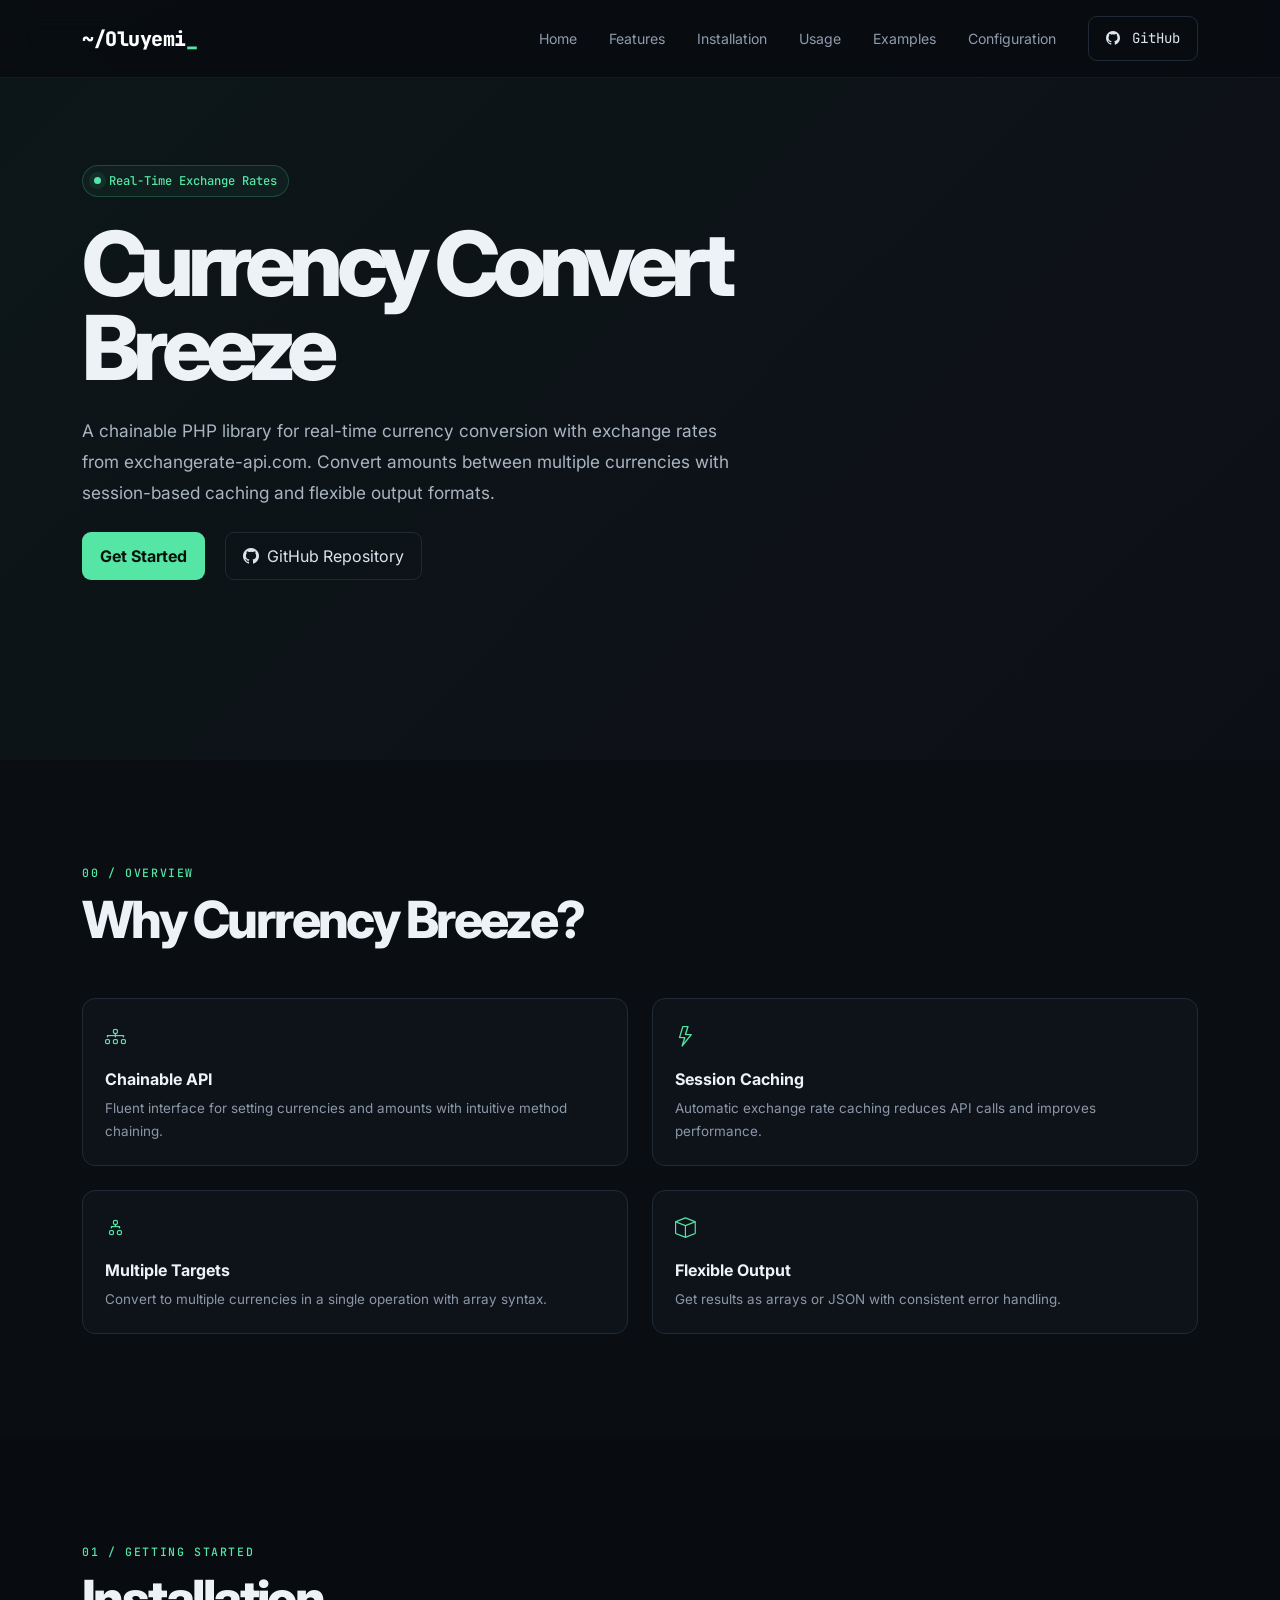
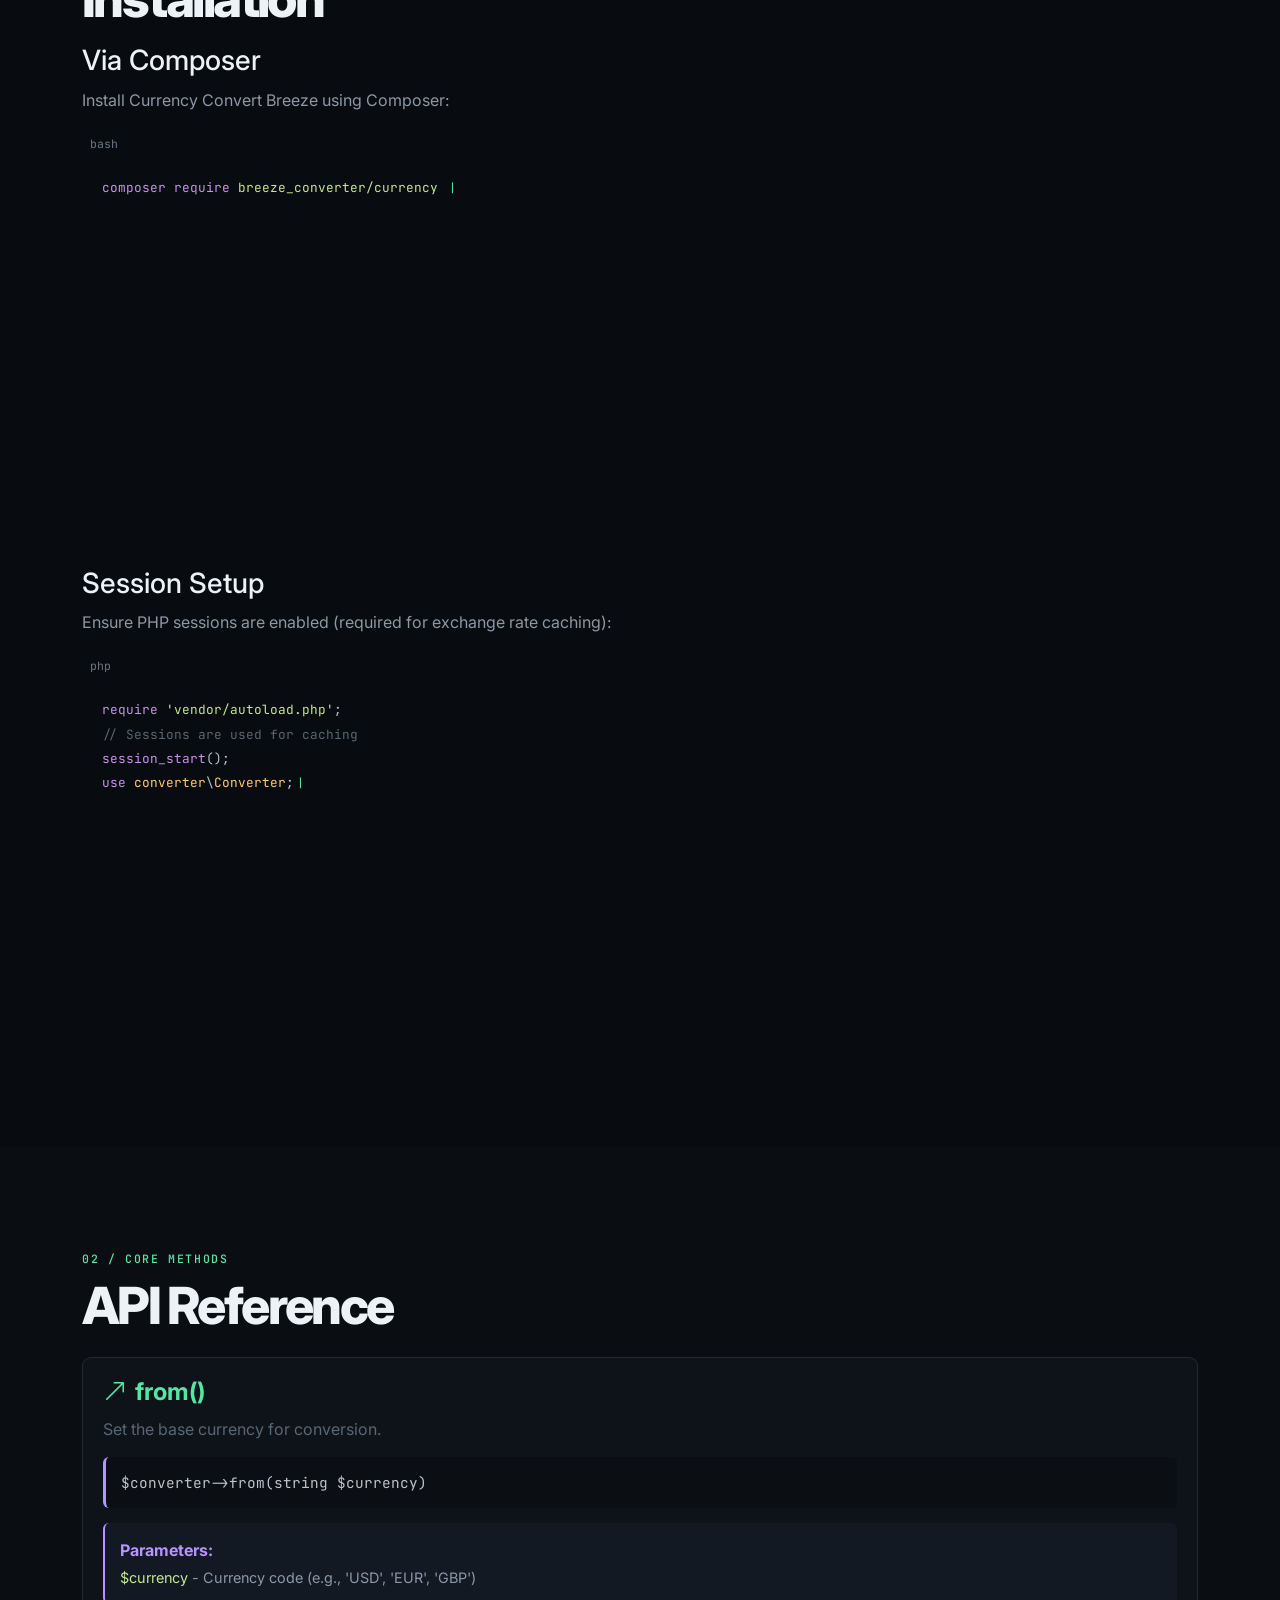
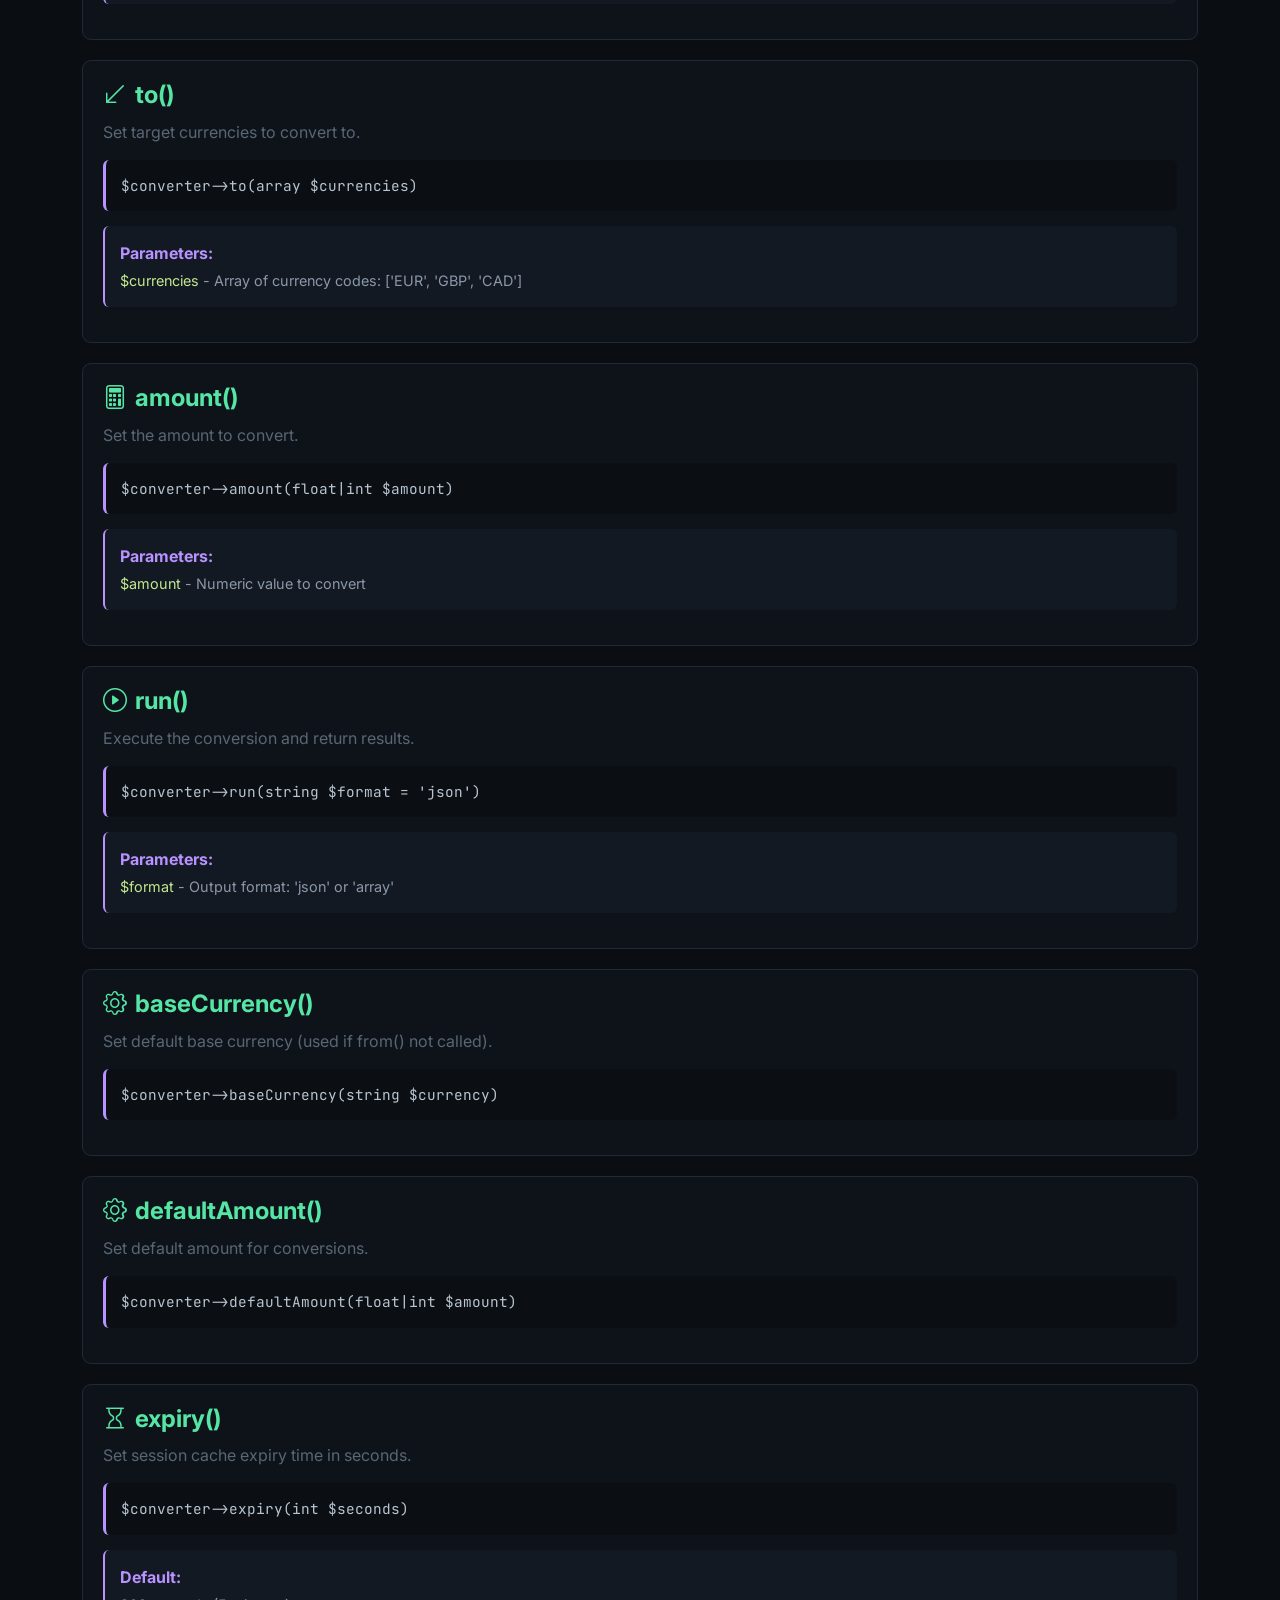
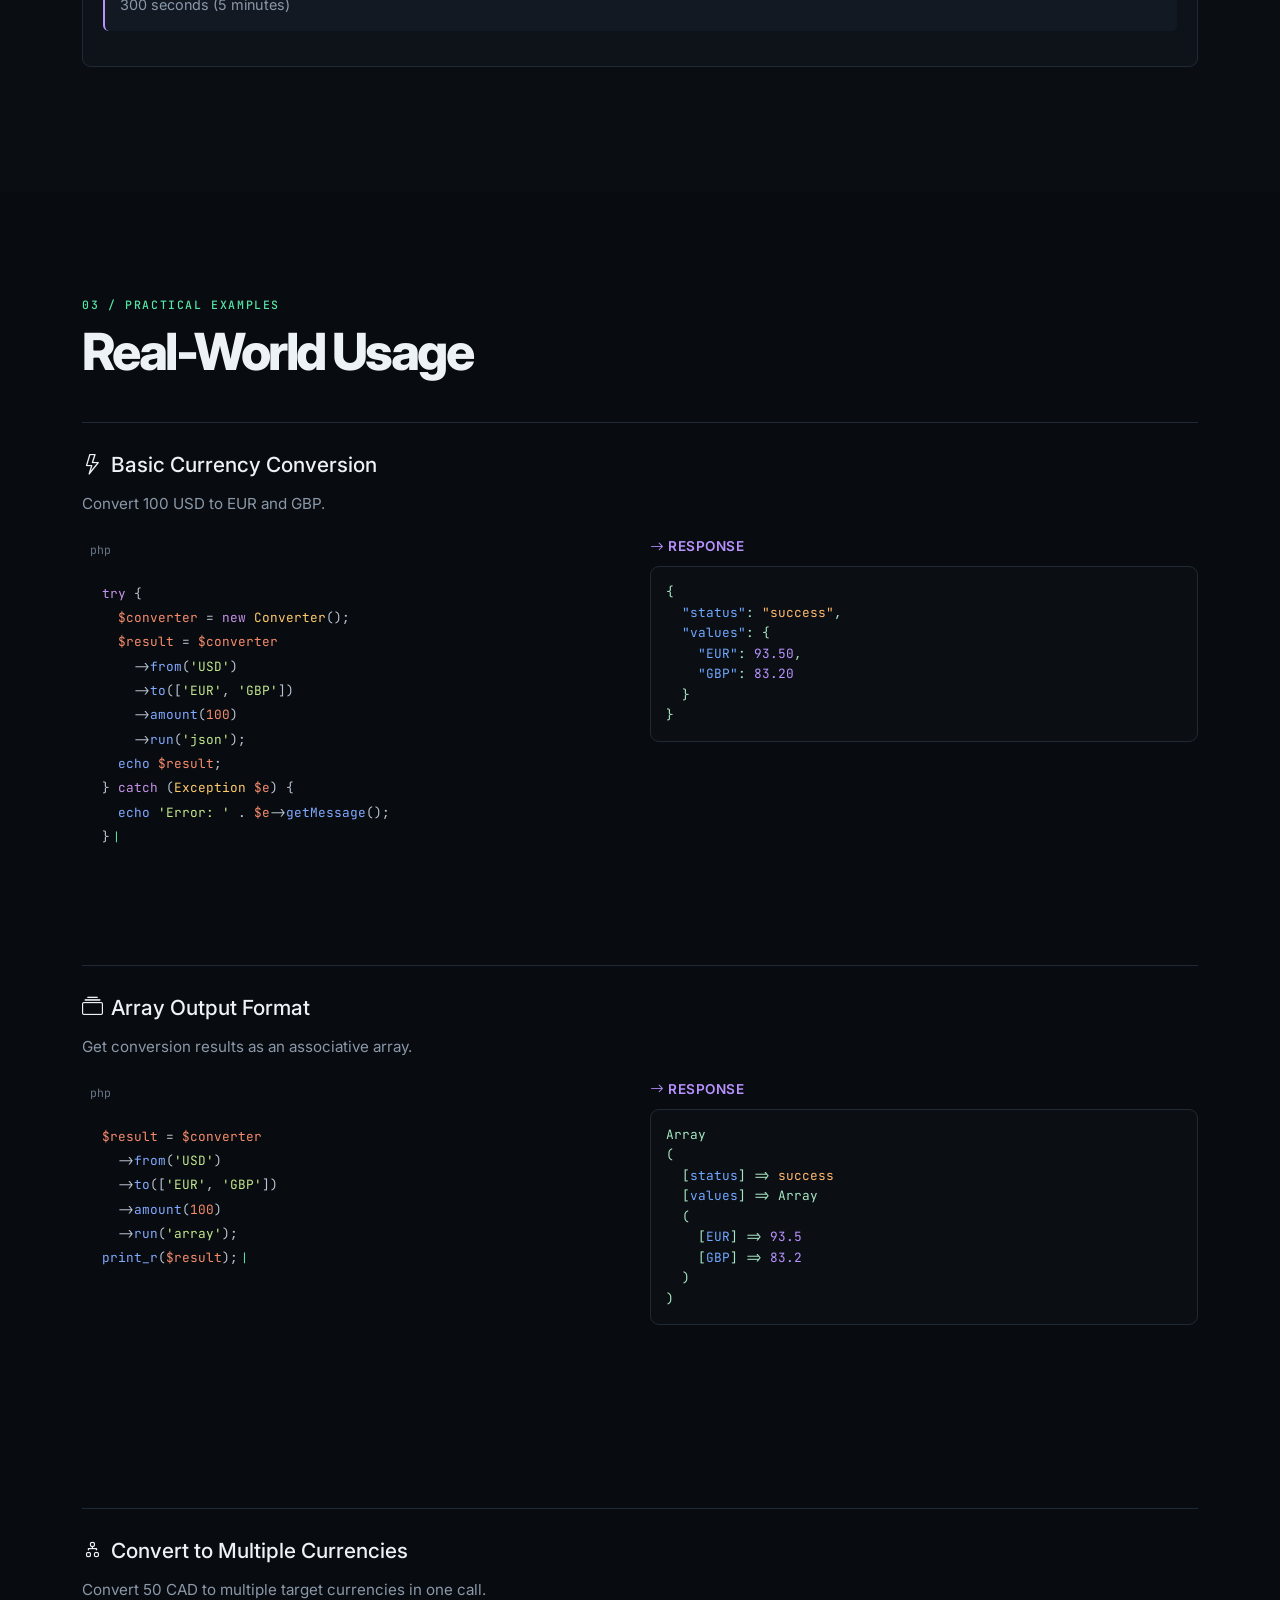
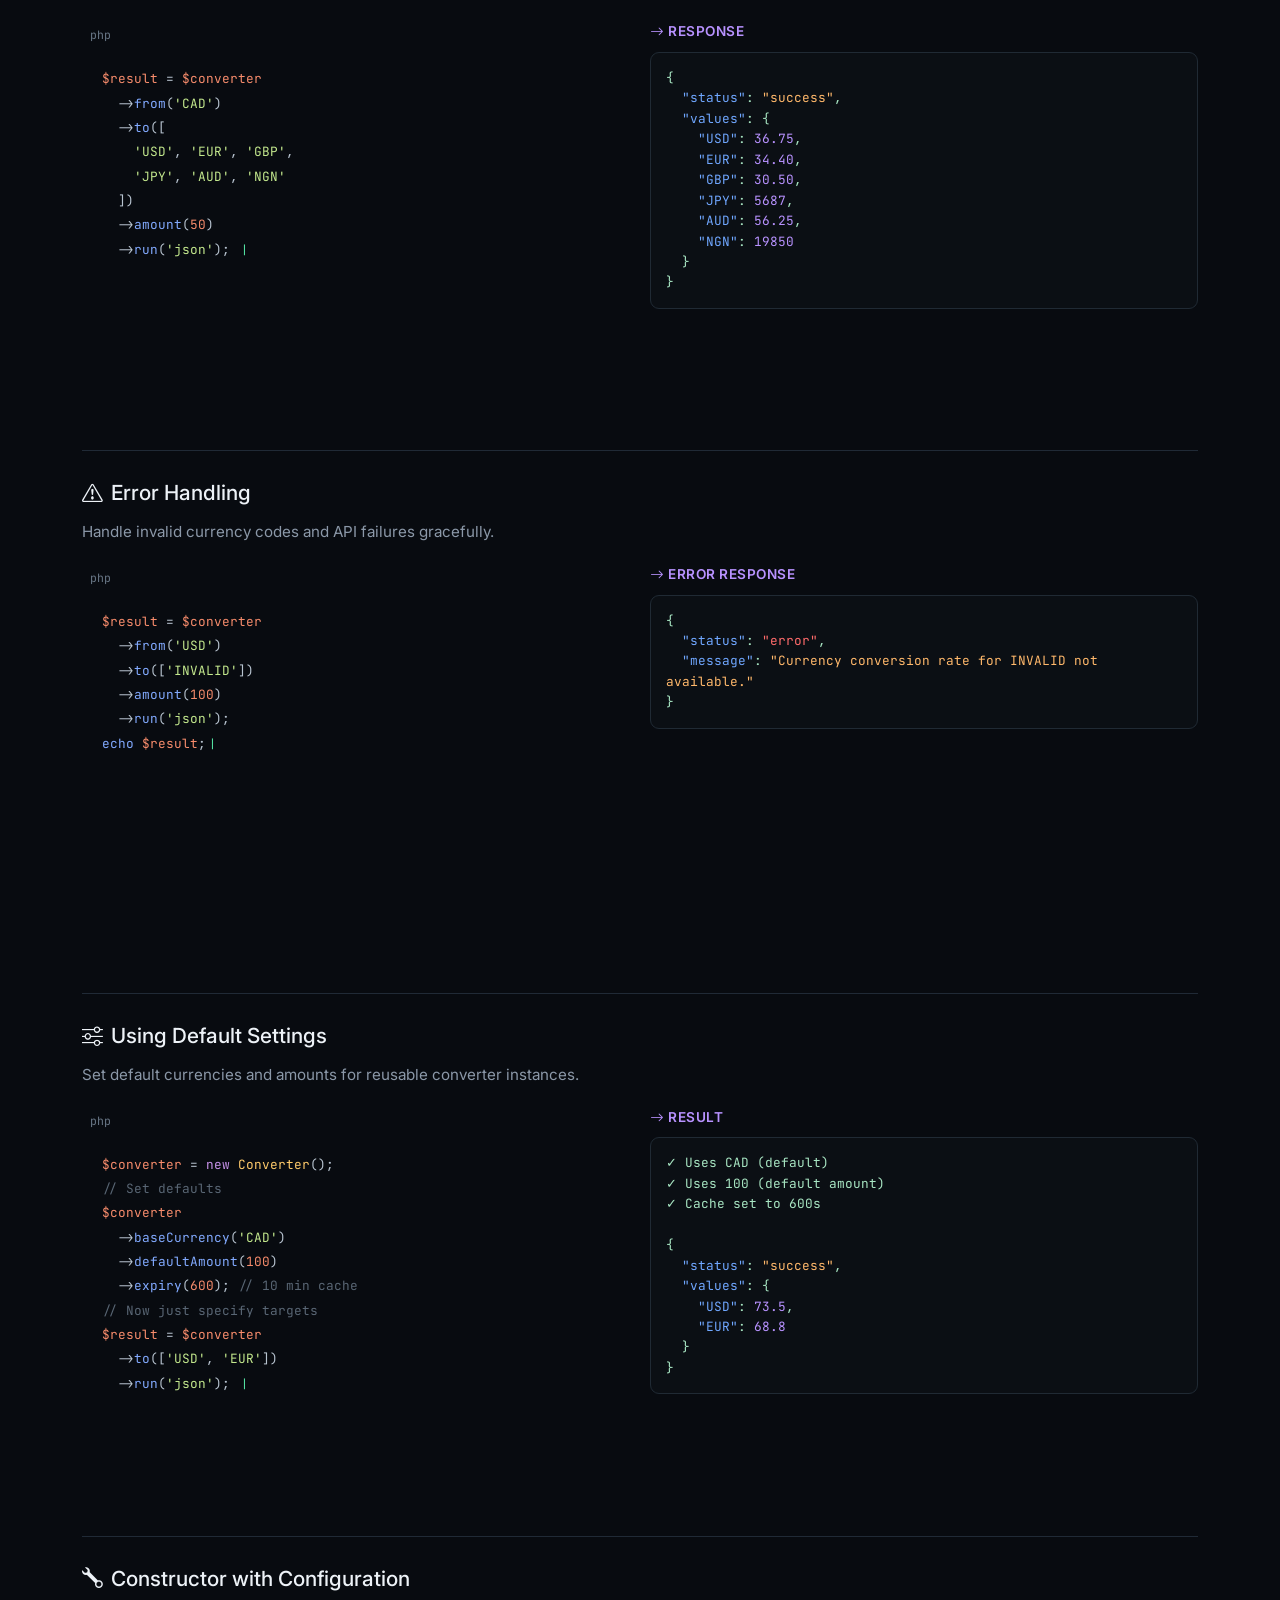
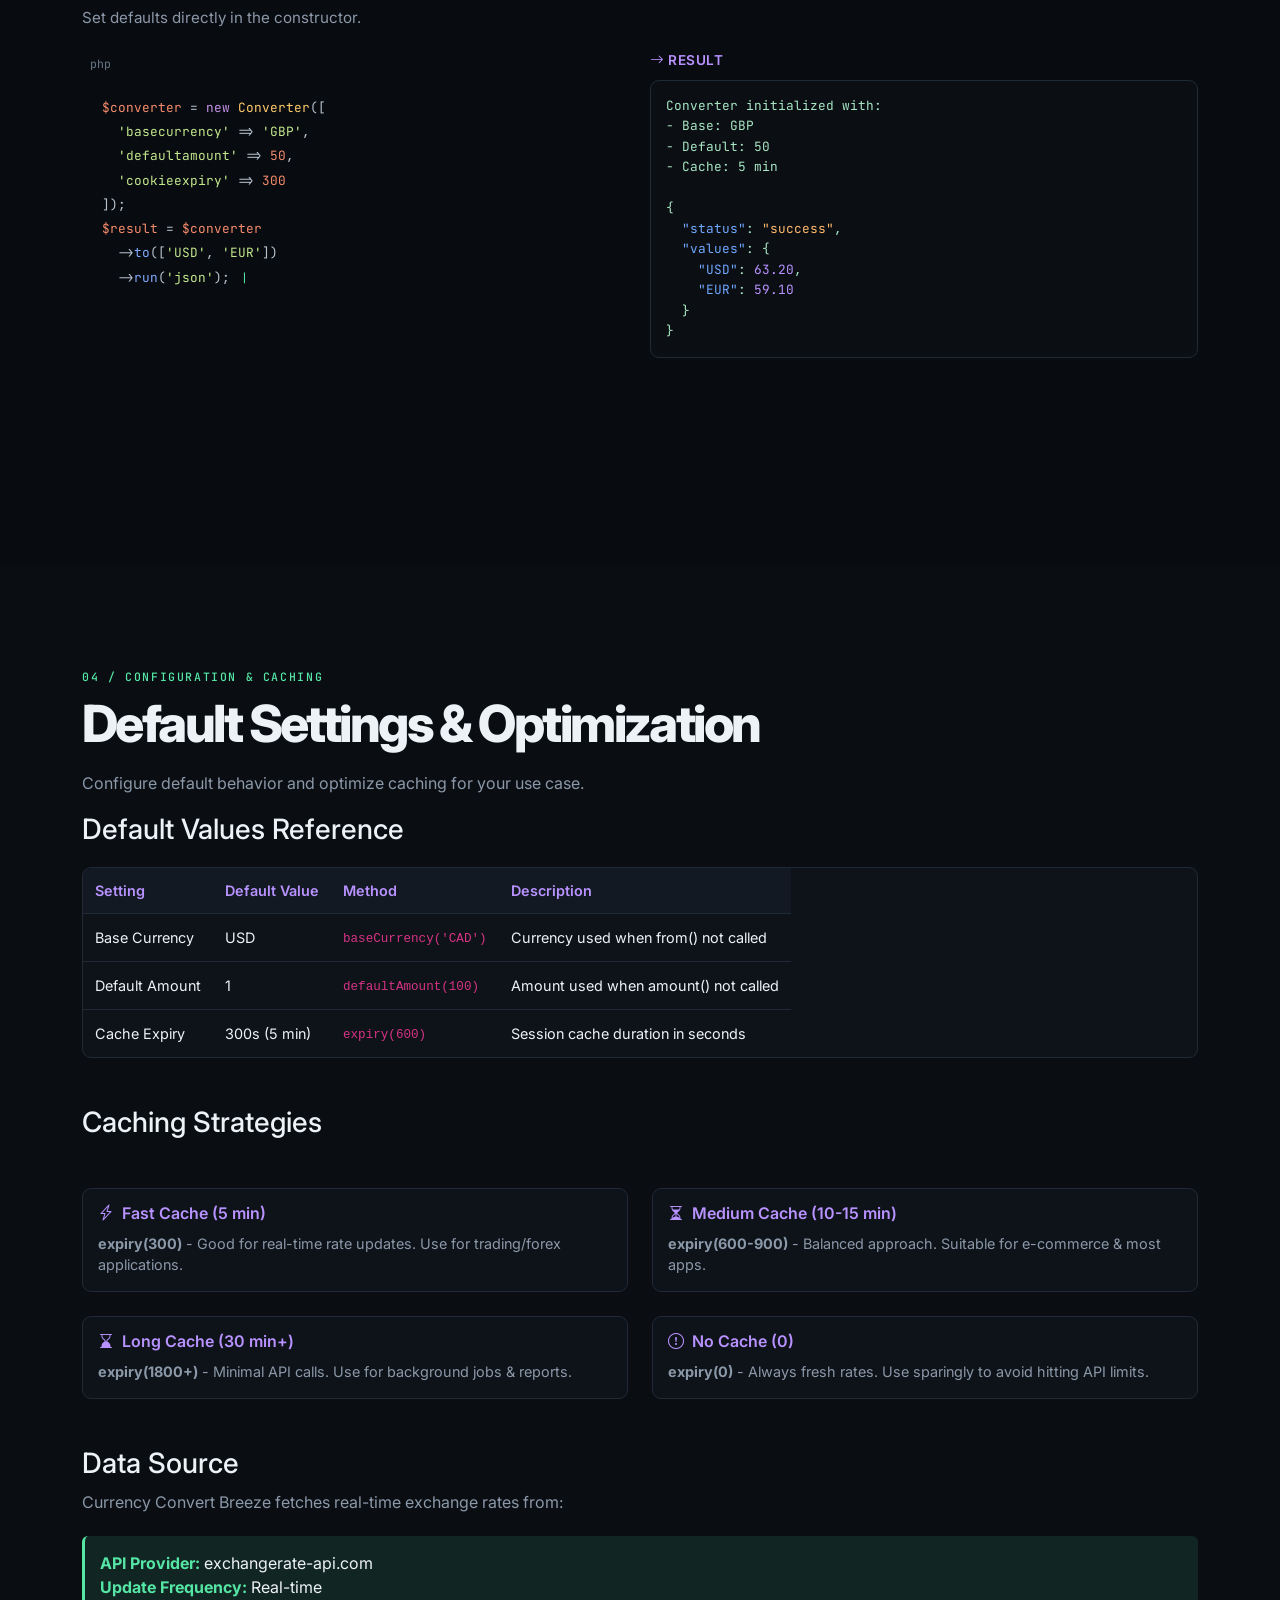
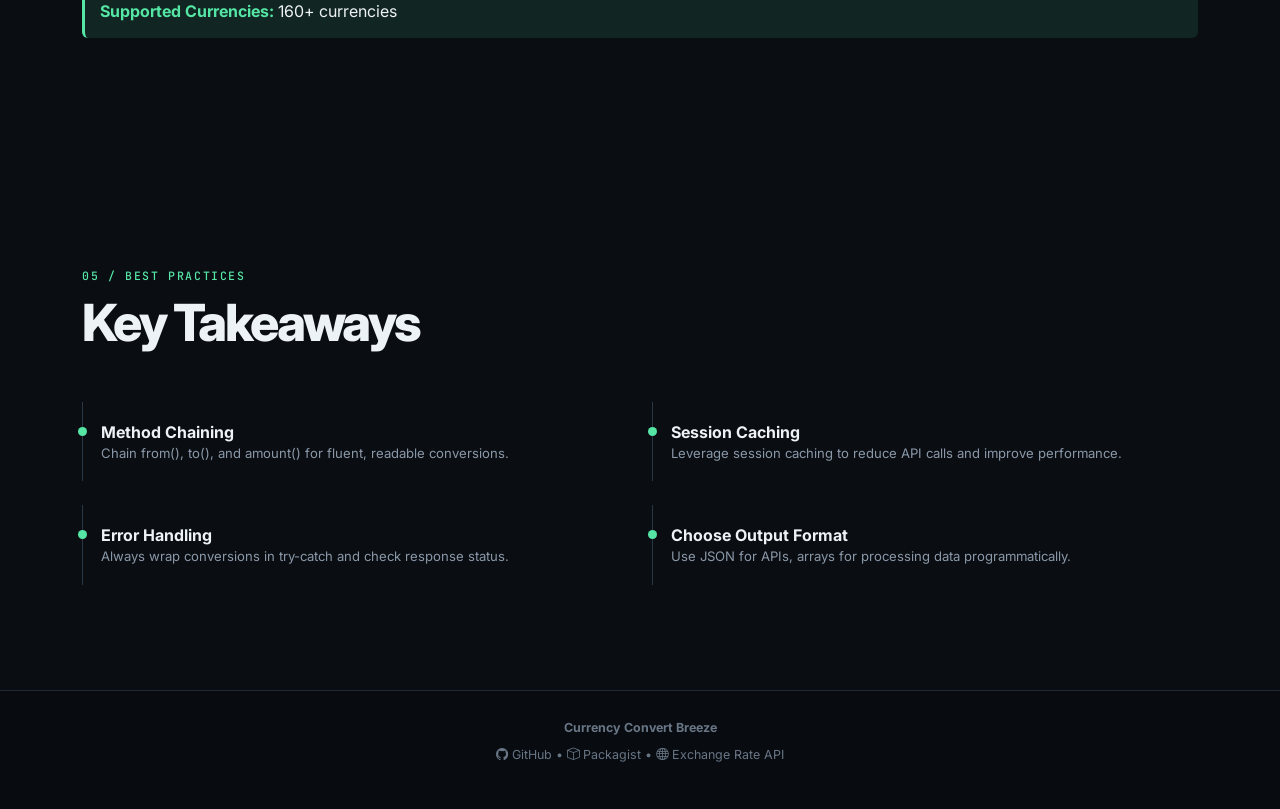
<file: currency-converter.html>
<!DOCTYPE html>
<html lang="en">

<head>
    <meta charset="UTF-8">
    <meta name="viewport" content="width=device-width, initial-scale=1.0, viewport-fit=cover">
    <title>Currency Convert Breeze Tutorial - Real-Time Exchange Rates</title>
    <link href="https://avatars.githubusercontent.com/u/76886811?v=4" rel="icon" type="image/x-icon">
    <link href="https://cdn.jsdelivr.net/npm/bootstrap@5.3.3/dist/css/bootstrap.min.css" rel="stylesheet">
    <link href="https://cdn.jsdelivr.net/npm/bootstrap-icons@1.11.3/font/bootstrap-icons.css" rel="stylesheet">
    <link
        href="https://fonts.googleapis.com/css2?family=Inter:wght@400;500;600;700;800&family=JetBrains+Mono:wght@400;500;600&display=swap"
        rel="stylesheet">
    <link href="css/style.css" rel="stylesheet">
    <style>
        /* Currency Convert Breeze Page Specific Styles */
        .hero.currency-hero {
            background: linear-gradient(135deg, rgba(85, 230, 165, 0.05) 0%, rgba(184, 146, 255, 0.03) 100%);
        }

        .method-card {
            background: var(--surface);
            border: 1px solid var(--line);
            border-radius: 9px;
            padding: 20px;
            margin: 20px 0;
            transition: all 0.25s ease;
        }

        .method-card:hover {
            border-color: #354352;
            transform: translateY(-2px);
        }

        .method-card h4 {
            color: var(--green);
            margin-bottom: 10px;
            font-weight: 700;
        }

        .method-signature {
            background: #0b0f14;
            border-left: 3px solid #b892ff;
            padding: 15px;
            margin: 15px 0;
            border-radius: 6px;
            font-family: "JetBrains Mono", monospace;
            font-size: 0.9rem;
            color: #b8c4d0;
            overflow-x: auto;
        }

        .parameter-list {
            background: var(--surface-2);
            border-left: 2px solid #b892ff;
            padding: 15px;
            margin: 15px 0;
            border-radius: 6px;
        }

        .parameter-list strong {
            color: #b892ff;
            display: block;
            margin-top: 10px;
        }

        .parameter-list strong:first-child {
            margin-top: 0;
        }

        .parameter-list p {
            margin: 5px 0 0 0;
            color: var(--muted);
            font-size: 0.9rem;
        }

        /* Code Example with Response */
        .code-with-response {
            display: grid;
            grid-template-columns: 1fr 1fr;
            gap: 20px;
            margin: 20px 0;
        }

        .code-example-side,
        .code-response-side {
            display: flex;
            flex-direction: column;
        }

        .code-example-side .code-block,
        .code-response-side .code-block {
            margin: 0;
            flex: 1;
        }

        .response-label {
            color: #b892ff;
            font-size: 0.85rem;
            font-weight: 600;
            margin-bottom: 10px;
            text-transform: uppercase;
            letter-spacing: 0.5px;
        }

        .response-output {
            background: #0b0f14;
            border: 1px solid #202a34;
            border-radius: 9px;
            padding: 15px;
            font-family: "JetBrains Mono", monospace;
            font-size: 0.8rem;
            color: #a8e6c3;
            line-height: 1.6;
            overflow-x: auto;
            max-height: 400px;
        }

        .response-output .json-key {
            color: #70a7ff;
        }

        .response-output .json-string {
            color: #ffb86b;
        }

        .response-output .json-number {
            color: #b892ff;
        }

        .response-output .json-bool {
            color: #55e6a5;
        }

        .response-output .json-error {
            color: #ff6b6b;
        }

        .currency-grid {
            display: grid;
            grid-template-columns: repeat(auto-fit, minmax(250px, 1fr));
            gap: 15px;
            margin: 20px 0;
        }

        .currency-card {
            background: var(--surface);
            border: 1px solid var(--line);
            border-radius: 9px;
            padding: 15px;
        }

        .currency-card h6 {
            color: #b892ff;
            font-weight: 600;
            margin-bottom: 10px;
        }

        .currency-card p {
            margin: 0;
            color: var(--muted);
            font-size: 0.9rem;
        }

        @media (max-width: 992px) {
            .code-with-response {
                grid-template-columns: 1fr;
            }
        }

        .example-section {
            margin-top: 40px;
            padding-top: 30px;
            border-top: 1px solid var(--line);
        }

        .example-section h3 {
            font-size: 1.3rem;
            margin-bottom: 15px;
            color: var(--text);
        }

        .example-section p {
            color: var(--muted);
            margin-bottom: 20px;
            font-size: 0.95rem;
        }

        .config-table {
            background: var(--surface);
            border: 1px solid var(--line);
            border-radius: 9px;
            overflow: hidden;
            margin: 20px 0;
        }

        .config-table table {
            margin: 0;
            font-size: 0.9rem;
        }

        .config-table th {
            background: var(--surface-2);
            color: #b892ff;
            font-weight: 600;
            padding: 12px;
            border-bottom: 1px solid var(--line);
        }

        .config-table td {
            padding: 12px;
            border-bottom: 1px solid var(--line);
            color: var(--text);
        }

        .config-table tr:last-child td {
            border-bottom: none;
        }

        .error-box {
            background: rgba(255, 107, 107, 0.1);
            border-left: 3px solid #ff6b6b;
            padding: 15px;
            margin: 20px 0;
            border-radius: 6px;
        }

        .error-box strong {
            color: #ff6b6b;
        }

        .success-box {
            background: rgba(85, 230, 165, 0.1);
            border-left: 3px solid #55e6a5;
            padding: 15px;
            margin: 20px 0;
            border-radius: 6px;
        }

        .success-box strong {
            color: #55e6a5;
        }
    </style>
</head>

<body>
    <!-- Navbar (Reused from portfolio) -->
    <nav class="navbar navbar-expand-md fixed-top">
        <div class="container py-2">
            <a class="navbar-brand mono" href="index.html">~/Oluyemi<span class="brand-dot">_</span></a>
            <button class="navbar-toggler border-0 shadow-none" type="button" data-bs-toggle="collapse"
                data-bs-target="#nav">
                <i class="bi bi-list text-white fs-4"></i>
            </button>
            <div class="collapse navbar-collapse" id="nav">
                <ul class="navbar-nav ms-auto align-items-md-center gap-md-3">
                    <li><a class="nav-link" href="index.html">Home</a></li>
                    <li><a class="nav-link" href="#features">Features</a></li>
                    <li><a class="nav-link" href="#installation">Installation</a></li>
                    <li><a class="nav-link" href="#usage">Usage</a></li>
                    <li><a class="nav-link" href="#examples">Examples</a></li>
                    <li><a class="nav-link" href="#config">Configuration</a></li>
                    <li><a class="btn btn-sm btn-ghost mono ms-md-2" href="https://github.com/israel-007/currency_convert_breeze" target="_blank">
                            <i class="bi bi-github me-1"></i> GitHub</a>
                    </li>
                </ul>
            </div>
        </div>
    </nav>

    <!-- Hero Section -->
    <section class="hero currency-hero grid-bg">
        <div class="container">
            <div class="row align-items-center">
                <div class="col-lg-8">
                    <div class="eyebrow">
                        <span class="pulse"></span>
                        Real-Time Exchange Rates
                    </div>
                    <h1>Currency Convert Breeze</h1>
                    <p class="hero-copy">
                        A chainable PHP library for real-time currency conversion with exchange rates from
                        exchangerate-api.com.
                        Convert amounts between multiple currencies with session-based caching and flexible output
                        formats.
                    </p>
                    <div class="mt-4">
                        <a href="#installation" class="btn btn-code me-3">Get Started</a>
                        <a href="https://github.com/israel-007/currency_convert_breeze" class="btn btn-ghost"
                            target="_blank">
                            <i class="bi bi-github me-1"></i> GitHub Repository
                        </a>
                    </div>
                </div>
            </div>
        </div>
    </section>

    <!-- Main Content -->
    <main>
        <!-- Features Section -->
        <section id="features" style="background:#0a0e13">
            <div class="container">
                <div class="section-label">00 / Overview</div>
                <h2 class="section-title">Why Currency Breeze?</h2>

                <div class="row g-4 mt-4">
                    <div class="col-lg-6">
                        <div class="stack-card">
                            <div class="stack-icon"><i class="bi bi-diagram-3"></i></div>
                            <h6>Chainable API</h6>
                            <p>Fluent interface for setting currencies and amounts with intuitive method chaining.</p>
                        </div>
                    </div>
                    <div class="col-lg-6">
                        <div class="stack-card">
                            <div class="stack-icon"><i class="bi bi-lightning"></i></div>
                            <h6>Session Caching</h6>
                            <p>Automatic exchange rate caching reduces API calls and improves performance.</p>
                        </div>
                    </div>
                    <div class="col-lg-6">
                        <div class="stack-card">
                            <div class="stack-icon"><i class="bi bi-diagram-2"></i></div>
                            <h6>Multiple Targets</h6>
                            <p>Convert to multiple currencies in a single operation with array syntax.</p>
                        </div>
                    </div>
                    <div class="col-lg-6">
                        <div class="stack-card">
                            <div class="stack-icon"><i class="bi bi-box"></i></div>
                            <h6>Flexible Output</h6>
                            <p>Get results as arrays or JSON with consistent error handling.</p>
                        </div>
                    </div>
                </div>
            </div>
        </section>

        <!-- Installation Section -->
        <section id="installation">
            <div class="container">
                <div class="section-label">01 / Getting Started</div>
                <h2 class="section-title">Installation</h2>

                <h3>Via Composer</h3>
                <p class="section-desc">Install Currency Convert Breeze using Composer:</p>

                <div class="code-block">
                    <div class="code-header">
                        <span class="window-dot"></span><span class="window-dot"></span><span class="window-dot"></span>
                        <span class="window-title">bash</span>
                    </div>
                    <div class="code-body">
                        <div><span class="kw">composer require</span> <span class="str">breeze_converter/currency</span>
                        </div>
                    </div>
                </div>

                <h3 class="mt-5">Session Setup</h3>
                <p class="section-desc">Ensure PHP sessions are enabled (required for exchange rate caching):</p>

                <div class="code-block">
                    <div class="code-header">
                        <span class="window-dot"></span><span class="window-dot"></span><span class="window-dot"></span>
                        <span class="window-title">php</span>
                    </div>
                    <div class="code-body">
                        <div><span class="kw">require</span> <span class="str">'vendor/autoload.php'</span>;</div>
                        <div></div>
                        <div><span class="comment">// Sessions are used for caching</span></div>
                        <div><span class="kw">session_start</span>();</div>
                        <div></div>
                        <div><span class="kw">use</span> <span class="type">converter</span>\<span
                                class="type">Converter</span>;</div>
                    </div>
                </div>
            </div>
        </section>

        <!-- Usage Section -->
        <section id="usage" style="background:#0a0e13">
            <div class="container">
                <div class="section-label">02 / Core Methods</div>
                <h2 class="section-title">API Reference</h2>

                <!-- from() -->
                <div class="method-card">
                    <h4><i class="bi bi-arrow-up-right me-2"></i>from()</h4>
                    <p class="comment">Set the base currency for conversion.</p>
                    <div class="method-signature">$converter->from(string $currency)</div>
                    <div class="parameter-list">
                        <strong>Parameters:</strong>
                        <p><span class="str">$currency</span> - Currency code (e.g., 'USD', 'EUR', 'GBP')</p>
                    </div>
                </div>

                <!-- to() -->
                <div class="method-card">
                    <h4><i class="bi bi-arrow-down-left me-2"></i>to()</h4>
                    <p class="comment">Set target currencies to convert to.</p>
                    <div class="method-signature">$converter->to(array $currencies)</div>
                    <div class="parameter-list">
                        <strong>Parameters:</strong>
                        <p><span class="str">$currencies</span> - Array of currency codes: ['EUR', 'GBP', 'CAD']</p>
                    </div>
                </div>

                <!-- amount() -->
                <div class="method-card">
                    <h4><i class="bi bi-calculator me-2"></i>amount()</h4>
                    <p class="comment">Set the amount to convert.</p>
                    <div class="method-signature">$converter->amount(float|int $amount)</div>
                    <div class="parameter-list">
                        <strong>Parameters:</strong>
                        <p><span class="str">$amount</span> - Numeric value to convert</p>
                    </div>
                </div>

                <!-- run() -->
                <div class="method-card">
                    <h4><i class="bi bi-play-circle me-2"></i>run()</h4>
                    <p class="comment">Execute the conversion and return results.</p>
                    <div class="method-signature">$converter->run(string $format = 'json')</div>
                    <div class="parameter-list">
                        <strong>Parameters:</strong>
                        <p><span class="str">$format</span> - Output format: 'json' or 'array'</p>
                    </div>
                </div>

                <!-- baseCurrency() -->
                <div class="method-card">
                    <h4><i class="bi bi-gear me-2"></i>baseCurrency()</h4>
                    <p class="comment">Set default base currency (used if from() not called).</p>
                    <div class="method-signature">$converter->baseCurrency(string $currency)</div>
                </div>

                <!-- defaultAmount() -->
                <div class="method-card">
                    <h4><i class="bi bi-gear me-2"></i>defaultAmount()</h4>
                    <p class="comment">Set default amount for conversions.</p>
                    <div class="method-signature">$converter->defaultAmount(float|int $amount)</div>
                </div>

                <!-- expiry() -->
                <div class="method-card">
                    <h4><i class="bi bi-hourglass me-2"></i>expiry()</h4>
                    <p class="comment">Set session cache expiry time in seconds.</p>
                    <div class="method-signature">$converter->expiry(int $seconds)</div>
                    <div class="parameter-list">
                        <strong>Default:</strong>
                        <p>300 seconds (5 minutes)</p>
                    </div>
                </div>
            </div>
        </section>

        <!-- Examples Section -->
        <section id="examples">
            <div class="container">
                <div class="section-label">03 / Practical Examples</div>
                <h2 class="section-title">Real-World Usage</h2>

                <!-- Basic Conversion -->
                <div class="example-section">
                    <h3><i class="bi bi-lightning me-2"></i>Basic Currency Conversion</h3>
                    <p>Convert 100 USD to EUR and GBP.</p>

                    <div class="code-with-response">
                        <div class="code-example-side">
                            <div class="code-block">
                                <div class="code-header"><span class="window-dot"></span><span
                                        class="window-dot"></span><span class="window-dot"></span><span
                                        class="window-title">php</span></div>
                                <div class="code-body">
                                    <div><span class="kw">try</span> {</div>
                                    <div>&nbsp;&nbsp;<span class="var">$converter</span> = <span class="kw">new</span>
                                        <span class="type">Converter</span>();</div>
                                    <div></div>
                                    <div>&nbsp;&nbsp;<span class="var">$result</span> = <span
                                            class="var">$converter</span></div>
                                    <div>&nbsp;&nbsp;&nbsp;&nbsp;-><span class="fn">from</span>(<span
                                            class="str">'USD'</span>)</div>
                                    <div>&nbsp;&nbsp;&nbsp;&nbsp;-><span class="fn">to</span>([<span
                                            class="str">'EUR'</span>, <span class="str">'GBP'</span>])</div>
                                    <div>&nbsp;&nbsp;&nbsp;&nbsp;-><span class="fn">amount</span>(<span
                                            class="num">100</span>)</div>
                                    <div>&nbsp;&nbsp;&nbsp;&nbsp;-><span class="fn">run</span>(<span
                                            class="str">'json'</span>);</div>
                                    <div></div>
                                    <div>&nbsp;&nbsp;<span class="fn">echo</span> <span class="var">$result</span>;
                                    </div>
                                    <div>} <span class="kw">catch</span> (<span class="type">Exception</span> <span
                                            class="var">$e</span>) {</div>
                                    <div>&nbsp;&nbsp;<span class="fn">echo</span> <span class="str">'Error: '</span> .
                                        <span class="var">$e</span>-><span class="fn">getMessage</span>();</div>
                                    <div>}</div>
                                </div>
                            </div>
                        </div>
                        <div class="code-response-side">
                            <div class="response-label"><i class="bi bi-arrow-right"></i> Response</div>
                            <div class="response-output">
                                {<br>
                                &nbsp;&nbsp;<span class="json-key">"status"</span>: <span
                                    class="json-string">"success"</span>,<br>
                                &nbsp;&nbsp;<span class="json-key">"values"</span>: {<br>
                                &nbsp;&nbsp;&nbsp;&nbsp;<span class="json-key">"EUR"</span>: <span
                                    class="json-number">93.50</span>,<br>
                                &nbsp;&nbsp;&nbsp;&nbsp;<span class="json-key">"GBP"</span>: <span
                                    class="json-number">83.20</span><br>
                                &nbsp;&nbsp;}<br>
                                }
                            </div>
                        </div>
                    </div>
                </div>

                <!-- Array Output -->
                <div class="example-section">
                    <h3><i class="bi bi-collection me-2"></i>Array Output Format</h3>
                    <p>Get conversion results as an associative array.</p>

                    <div class="code-with-response">
                        <div class="code-example-side">
                            <div class="code-block">
                                <div class="code-header"><span class="window-dot"></span><span
                                        class="window-dot"></span><span class="window-dot"></span><span
                                        class="window-title">php</span></div>
                                <div class="code-body">
                                    <div><span class="var">$result</span> = <span class="var">$converter</span></div>
                                    <div>&nbsp;&nbsp;-><span class="fn">from</span>(<span class="str">'USD'</span>)
                                    </div>
                                    <div>&nbsp;&nbsp;-><span class="fn">to</span>([<span class="str">'EUR'</span>, <span
                                            class="str">'GBP'</span>])</div>
                                    <div>&nbsp;&nbsp;-><span class="fn">amount</span>(<span class="num">100</span>)
                                    </div>
                                    <div>&nbsp;&nbsp;-><span class="fn">run</span>(<span class="str">'array'</span>);
                                    </div>
                                    <div></div>
                                    <div><span class="fn">print_r</span>(<span class="var">$result</span>);</div>
                                </div>
                            </div>
                        </div>
                        <div class="code-response-side">
                            <div class="response-label"><i class="bi bi-arrow-right"></i> Response</div>
                            <div class="response-output">
                                Array<br>
                                (<br>
                                &nbsp;&nbsp;[<span class="json-key">status</span>] => <span
                                    class="json-string">success</span><br>
                                &nbsp;&nbsp;[<span class="json-key">values</span>] => Array<br>
                                &nbsp;&nbsp;(<br>
                                &nbsp;&nbsp;&nbsp;&nbsp;[<span class="json-key">EUR</span>] => <span
                                    class="json-number">93.5</span><br>
                                &nbsp;&nbsp;&nbsp;&nbsp;[<span class="json-key">GBP</span>] => <span
                                    class="json-number">83.2</span><br>
                                &nbsp;&nbsp;)<br>
                                )
                            </div>
                        </div>
                    </div>
                </div>

                <!-- Multiple Currencies -->
                <div class="example-section">
                    <h3><i class="bi bi-diagram-2 me-2"></i>Convert to Multiple Currencies</h3>
                    <p>Convert 50 CAD to multiple target currencies in one call.</p>

                    <div class="code-with-response">
                        <div class="code-example-side">
                            <div class="code-block">
                                <div class="code-header"><span class="window-dot"></span><span
                                        class="window-dot"></span><span class="window-dot"></span><span
                                        class="window-title">php</span></div>
                                <div class="code-body">
                                    <div><span class="var">$result</span> = <span class="var">$converter</span></div>
                                    <div>&nbsp;&nbsp;-><span class="fn">from</span>(<span class="str">'CAD'</span>)
                                    </div>
                                    <div>&nbsp;&nbsp;-><span class="fn">to</span>([</div>
                                    <div>&nbsp;&nbsp;&nbsp;&nbsp;<span class="str">'USD'</span>, <span
                                            class="str">'EUR'</span>, <span class="str">'GBP'</span>,</div>
                                    <div>&nbsp;&nbsp;&nbsp;&nbsp;<span class="str">'JPY'</span>, <span
                                            class="str">'AUD'</span>, <span class="str">'NGN'</span></div>
                                    <div>&nbsp;&nbsp;])</div>
                                    <div>&nbsp;&nbsp;-><span class="fn">amount</span>(<span class="num">50</span>)</div>
                                    <div>&nbsp;&nbsp;-><span class="fn">run</span>(<span class="str">'json'</span>);
                                    </div>
                                </div>
                            </div>
                        </div>
                        <div class="code-response-side">
                            <div class="response-label"><i class="bi bi-arrow-right"></i> Response</div>
                            <div class="response-output">
                                {<br>
                                &nbsp;&nbsp;<span class="json-key">"status"</span>: <span
                                    class="json-string">"success"</span>,<br>
                                &nbsp;&nbsp;<span class="json-key">"values"</span>: {<br>
                                &nbsp;&nbsp;&nbsp;&nbsp;<span class="json-key">"USD"</span>: <span
                                    class="json-number">36.75</span>,<br>
                                &nbsp;&nbsp;&nbsp;&nbsp;<span class="json-key">"EUR"</span>: <span
                                    class="json-number">34.40</span>,<br>
                                &nbsp;&nbsp;&nbsp;&nbsp;<span class="json-key">"GBP"</span>: <span
                                    class="json-number">30.50</span>,<br>
                                &nbsp;&nbsp;&nbsp;&nbsp;<span class="json-key">"JPY"</span>: <span
                                    class="json-number">5687</span>,<br>
                                &nbsp;&nbsp;&nbsp;&nbsp;<span class="json-key">"AUD"</span>: <span
                                    class="json-number">56.25</span>,<br>
                                &nbsp;&nbsp;&nbsp;&nbsp;<span class="json-key">"NGN"</span>: <span
                                    class="json-number">19850</span><br>
                                &nbsp;&nbsp;}<br>
                                }
                            </div>
                        </div>
                    </div>
                </div>

                <!-- Error Handling -->
                <div class="example-section">
                    <h3><i class="bi bi-exclamation-triangle me-2"></i>Error Handling</h3>
                    <p>Handle invalid currency codes and API failures gracefully.</p>

                    <div class="code-with-response">
                        <div class="code-example-side">
                            <div class="code-block">
                                <div class="code-header"><span class="window-dot"></span><span
                                        class="window-dot"></span><span class="window-dot"></span><span
                                        class="window-title">php</span></div>
                                <div class="code-body">
                                    <div><span class="var">$result</span> = <span class="var">$converter</span></div>
                                    <div>&nbsp;&nbsp;-><span class="fn">from</span>(<span class="str">'USD'</span>)
                                    </div>
                                    <div>&nbsp;&nbsp;-><span class="fn">to</span>([<span class="str">'INVALID'</span>])
                                    </div>
                                    <div>&nbsp;&nbsp;-><span class="fn">amount</span>(<span class="num">100</span>)
                                    </div>
                                    <div>&nbsp;&nbsp;-><span class="fn">run</span>(<span class="str">'json'</span>);
                                    </div>
                                    <div></div>
                                    <div><span class="fn">echo</span> <span class="var">$result</span>;</div>
                                </div>
                            </div>
                        </div>
                        <div class="code-response-side">
                            <div class="response-label"><i class="bi bi-arrow-right"></i> Error Response</div>
                            <div class="response-output">
                                {<br>
                                &nbsp;&nbsp;<span class="json-key">"status"</span>: <span
                                    class="json-error">"error"</span>,<br>
                                &nbsp;&nbsp;<span class="json-key">"message"</span>: <span class="json-string">"Currency
                                    conversion rate for INVALID not available."</span><br>
                                }
                            </div>
                        </div>
                    </div>
                </div>

                <!-- Using Defaults -->
                <div class="example-section">
                    <h3><i class="bi bi-sliders me-2"></i>Using Default Settings</h3>
                    <p>Set default currencies and amounts for reusable converter instances.</p>

                    <div class="code-with-response">
                        <div class="code-example-side">
                            <div class="code-block">
                                <div class="code-header"><span class="window-dot"></span><span
                                        class="window-dot"></span><span class="window-dot"></span><span
                                        class="window-title">php</span></div>
                                <div class="code-body">
                                    <div><span class="var">$converter</span> = <span class="kw">new</span> <span
                                            class="type">Converter</span>();</div>
                                    <div></div>
                                    <div><span class="comment">// Set defaults</span></div>
                                    <div><span class="var">$converter</span></div>
                                    <div>&nbsp;&nbsp;-><span class="fn">baseCurrency</span>(<span
                                            class="str">'CAD'</span>)</div>
                                    <div>&nbsp;&nbsp;-><span class="fn">defaultAmount</span>(<span
                                            class="num">100</span>)</div>
                                    <div>&nbsp;&nbsp;-><span class="fn">expiry</span>(<span class="num">600</span>);
                                        <span class="comment">// 10 min cache</span></div>
                                    <div></div>
                                    <div><span class="comment">// Now just specify targets</span></div>
                                    <div><span class="var">$result</span> = <span class="var">$converter</span></div>
                                    <div>&nbsp;&nbsp;-><span class="fn">to</span>([<span class="str">'USD'</span>, <span
                                            class="str">'EUR'</span>])</div>
                                    <div>&nbsp;&nbsp;-><span class="fn">run</span>(<span class="str">'json'</span>);
                                    </div>
                                </div>
                            </div>
                        </div>
                        <div class="code-response-side">
                            <div class="response-label"><i class="bi bi-arrow-right"></i> Result</div>
                            <div class="response-output">
                                ✓ Uses CAD (default)<br>
                                ✓ Uses 100 (default amount)<br>
                                ✓ Cache set to 600s<br>
                                <br>
                                {<br>
                                &nbsp;&nbsp;<span class="json-key">"status"</span>: <span
                                    class="json-string">"success"</span>,<br>
                                &nbsp;&nbsp;<span class="json-key">"values"</span>: {<br>
                                &nbsp;&nbsp;&nbsp;&nbsp;<span class="json-key">"USD"</span>: <span
                                    class="json-number">73.5</span>,<br>
                                &nbsp;&nbsp;&nbsp;&nbsp;<span class="json-key">"EUR"</span>: <span
                                    class="json-number">68.8</span><br>
                                &nbsp;&nbsp;}<br>
                                }
                            </div>
                        </div>
                    </div>
                </div>

                <!-- Custom Constructor -->
                <div class="example-section">
                    <h3><i class="bi bi-wrench me-2"></i>Constructor with Configuration</h3>
                    <p>Set defaults directly in the constructor.</p>

                    <div class="code-with-response">
                        <div class="code-example-side">
                            <div class="code-block">
                                <div class="code-header"><span class="window-dot"></span><span
                                        class="window-dot"></span><span class="window-dot"></span><span
                                        class="window-title">php</span></div>
                                <div class="code-body">
                                    <div><span class="var">$converter</span> = <span class="kw">new</span> <span
                                            class="type">Converter</span>([</div>
                                    <div>&nbsp;&nbsp;<span class="str">'basecurrency'</span> => <span
                                            class="str">'GBP'</span>,</div>
                                    <div>&nbsp;&nbsp;<span class="str">'defaultamount'</span> => <span
                                            class="num">50</span>,</div>
                                    <div>&nbsp;&nbsp;<span class="str">'cookieexpiry'</span> => <span
                                            class="num">300</span></div>
                                    <div>]);</div>
                                    <div></div>
                                    <div><span class="var">$result</span> = <span class="var">$converter</span></div>
                                    <div>&nbsp;&nbsp;-><span class="fn">to</span>([<span class="str">'USD'</span>, <span
                                            class="str">'EUR'</span>])</div>
                                    <div>&nbsp;&nbsp;-><span class="fn">run</span>(<span class="str">'json'</span>);
                                    </div>
                                </div>
                            </div>
                        </div>
                        <div class="code-response-side">
                            <div class="response-label"><i class="bi bi-arrow-right"></i> Result</div>
                            <div class="response-output">
                                Converter initialized with:<br>
                                - Base: GBP<br>
                                - Default: 50<br>
                                - Cache: 5 min<br>
                                <br>
                                {<br>
                                &nbsp;&nbsp;<span class="json-key">"status"</span>: <span
                                    class="json-string">"success"</span>,<br>
                                &nbsp;&nbsp;<span class="json-key">"values"</span>: {<br>
                                &nbsp;&nbsp;&nbsp;&nbsp;<span class="json-key">"USD"</span>: <span
                                    class="json-number">63.20</span>,<br>
                                &nbsp;&nbsp;&nbsp;&nbsp;<span class="json-key">"EUR"</span>: <span
                                    class="json-number">59.10</span><br>
                                &nbsp;&nbsp;}<br>
                                }
                            </div>
                        </div>
                    </div>
                </div>
            </div>
        </section>

        <!-- Configuration Section -->
        <section id="config" style="background:#0a0e13">
            <div class="container">
                <div class="section-label">04 / Configuration & Caching</div>
                <h2 class="section-title">Default Settings & Optimization</h2>

                <p class="section-desc">Configure default behavior and optimize caching for your use case.</p>

                <h3>Default Values Reference</h3>

                <div class="config-table">
                    <table>
                        <thead>
                            <tr>
                                <th>Setting</th>
                                <th>Default Value</th>
                                <th>Method</th>
                                <th>Description</th>
                            </tr>
                        </thead>
                        <tbody>
                            <tr>
                                <td>Base Currency</td>
                                <td>USD</td>
                                <td><code>baseCurrency('CAD')</code></td>
                                <td>Currency used when from() not called</td>
                            </tr>
                            <tr>
                                <td>Default Amount</td>
                                <td>1</td>
                                <td><code>defaultAmount(100)</code></td>
                                <td>Amount used when amount() not called</td>
                            </tr>
                            <tr>
                                <td>Cache Expiry</td>
                                <td>300s (5 min)</td>
                                <td><code>expiry(600)</code></td>
                                <td>Session cache duration in seconds</td>
                            </tr>
                        </tbody>
                    </table>
                </div>

                <h3 class="mt-5">Caching Strategies</h3>

                <div class="row g-4 mt-4">
                    <div class="col-lg-6">
                        <div class="currency-card">
                            <h6><i class="bi bi-lightning-charge me-2"></i>Fast Cache (5 min)</h6>
                            <p><strong>expiry(300)</strong> - Good for real-time rate updates. Use for trading/forex
                                applications.</p>
                        </div>
                    </div>
                    <div class="col-lg-6">
                        <div class="currency-card">
                            <h6><i class="bi bi-hourglass-split me-2"></i>Medium Cache (10-15 min)</h6>
                            <p><strong>expiry(600-900)</strong> - Balanced approach. Suitable for e-commerce & most
                                apps.</p>
                        </div>
                    </div>
                    <div class="col-lg-6">
                        <div class="currency-card">
                            <h6><i class="bi bi-hourglass-bottom me-2"></i>Long Cache (30 min+)</h6>
                            <p><strong>expiry(1800+)</strong> - Minimal API calls. Use for background jobs & reports.
                            </p>
                        </div>
                    </div>
                    <div class="col-lg-6">
                        <div class="currency-card">
                            <h6><i class="bi bi-exclamation-circle me-2"></i>No Cache (0)</h6>
                            <p><strong>expiry(0)</strong> - Always fresh rates. Use sparingly to avoid hitting API
                                limits.</p>
                        </div>
                    </div>
                </div>

                <h3 class="mt-5">Data Source</h3>
                <p class="section-desc">Currency Convert Breeze fetches real-time exchange rates from:</p>
                <div class="success-box">
                    <strong>API Provider:</strong> exchangerate-api.com<br>
                    <strong>Update Frequency:</strong> Real-time<br>
                    <strong>Supported Currencies:</strong> 160+ currencies
                </div>
            </div>
        </section>

        <!-- Tips Section -->
        <section style="background:#0a0e13">
            <div class="container">
                <div class="section-label">05 / Best Practices</div>
                <h2 class="section-title">Key Takeaways</h2>

                <div class="row g-4 mt-4">
                    <div class="col-lg-6">
                        <div class="arch-step">
                            <strong>Method Chaining</strong>
                            <p>Chain from(), to(), and amount() for fluent, readable conversions.</p>
                        </div>
                    </div>
                    <div class="col-lg-6">
                        <div class="arch-step">
                            <strong>Session Caching</strong>
                            <p>Leverage session caching to reduce API calls and improve performance.</p>
                        </div>
                    </div>
                    <div class="col-lg-6">
                        <div class="arch-step">
                            <strong>Error Handling</strong>
                            <p>Always wrap conversions in try-catch and check response status.</p>
                        </div>
                    </div>
                    <div class="col-lg-6">
                        <div class="arch-step">
                            <strong>Choose Output Format</strong>
                            <p>Use JSON for APIs, arrays for processing data programmatically.</p>
                        </div>
                    </div>
                </div>
            </div>
        </section>
    </main>

    <!-- Footer -->
    <footer>
        <div class="container text-center">
            <p class="mb-2"><strong>Currency Convert Breeze</strong></p>
            <p>
                <a href="https://github.com/israel-007/currency_convert_breeze" target="_blank"><i
                        class="bi bi-github me-1"></i>GitHub</a>
                •
                <a href="https://packagist.org/packages/breeze_converter/currency" target="_blank"><i
                        class="bi bi-box me-1"></i>Packagist</a>
                •
                <a href="https://www.exchangerate-api.com" target="_blank"><i class="bi bi-globe me-1"></i>Exchange Rate
                    API</a>
            </p>
        </div>
    </footer>

    <script src="https://cdn.jsdelivr.net/npm/bootstrap@5.3.3/dist/js/bootstrap.bundle.min.js"></script>
    <script src="js/script.js"></script>
</body>

</html>
</file>
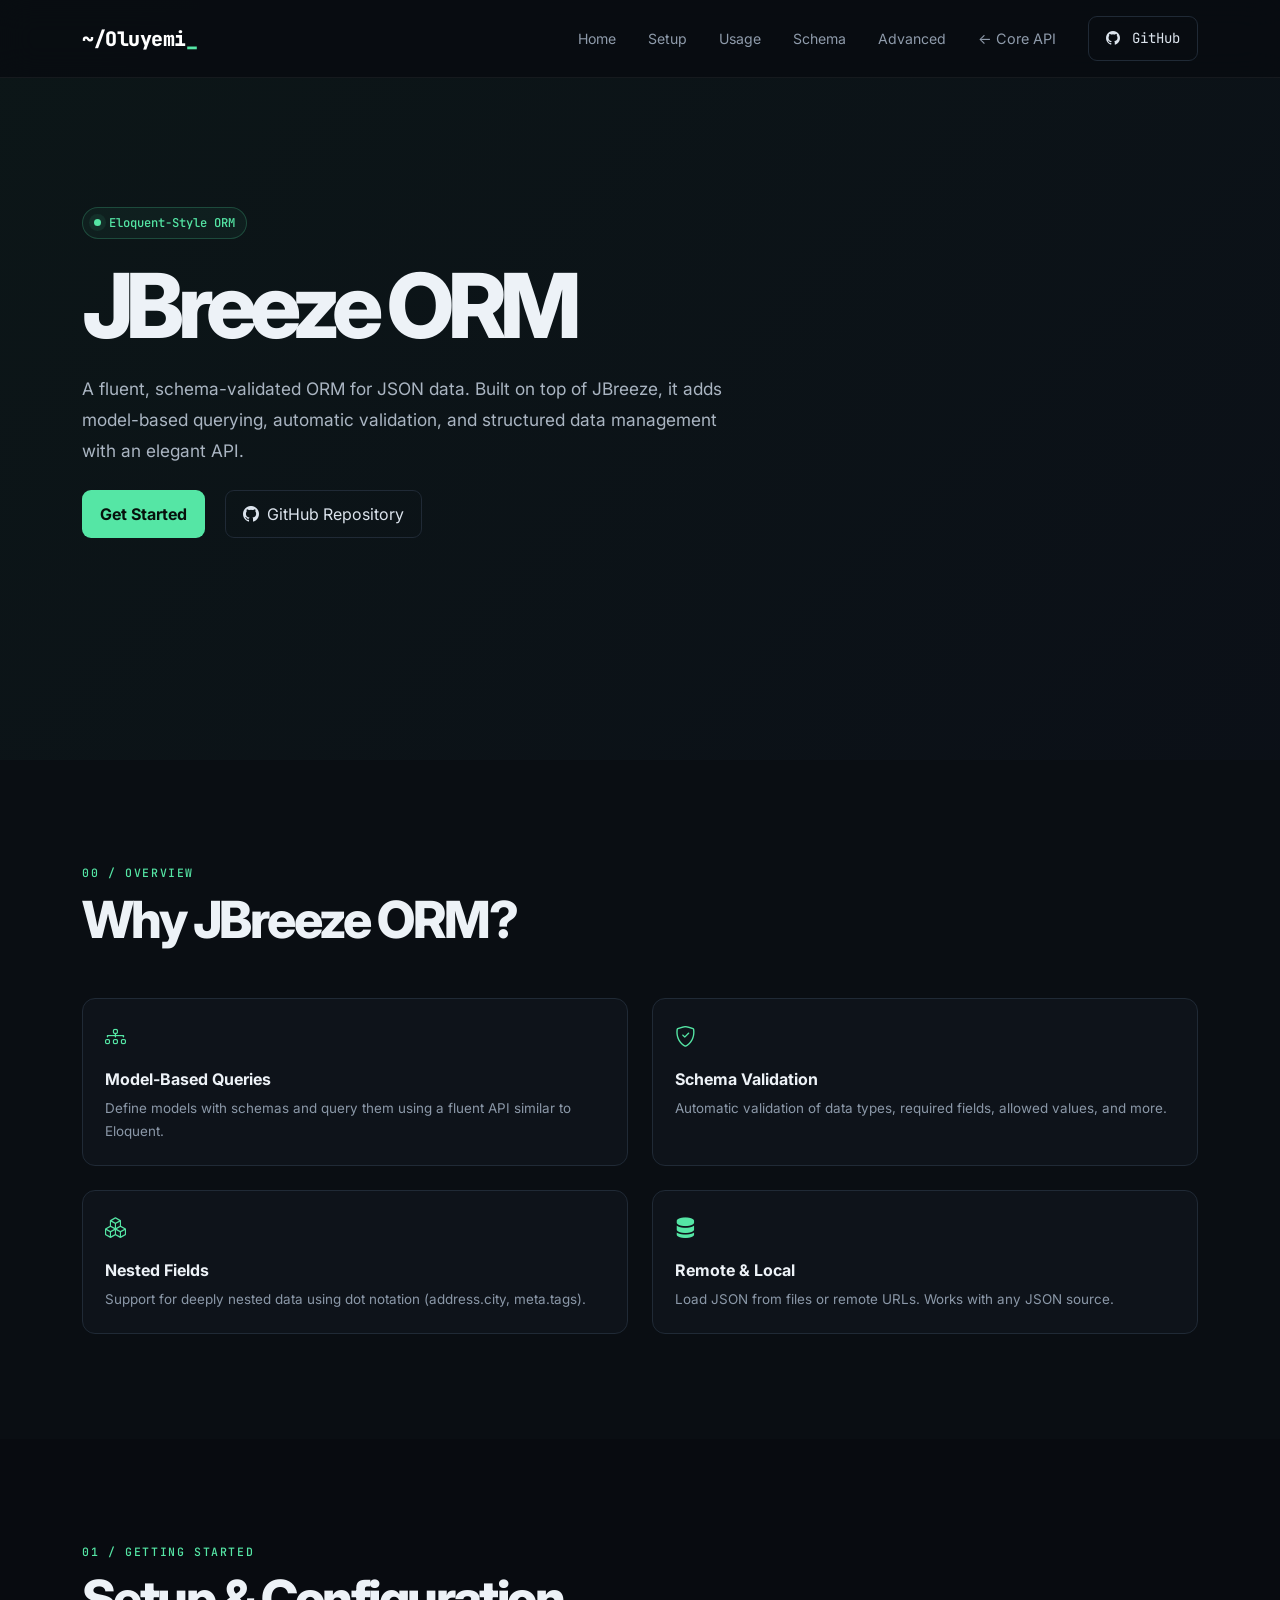
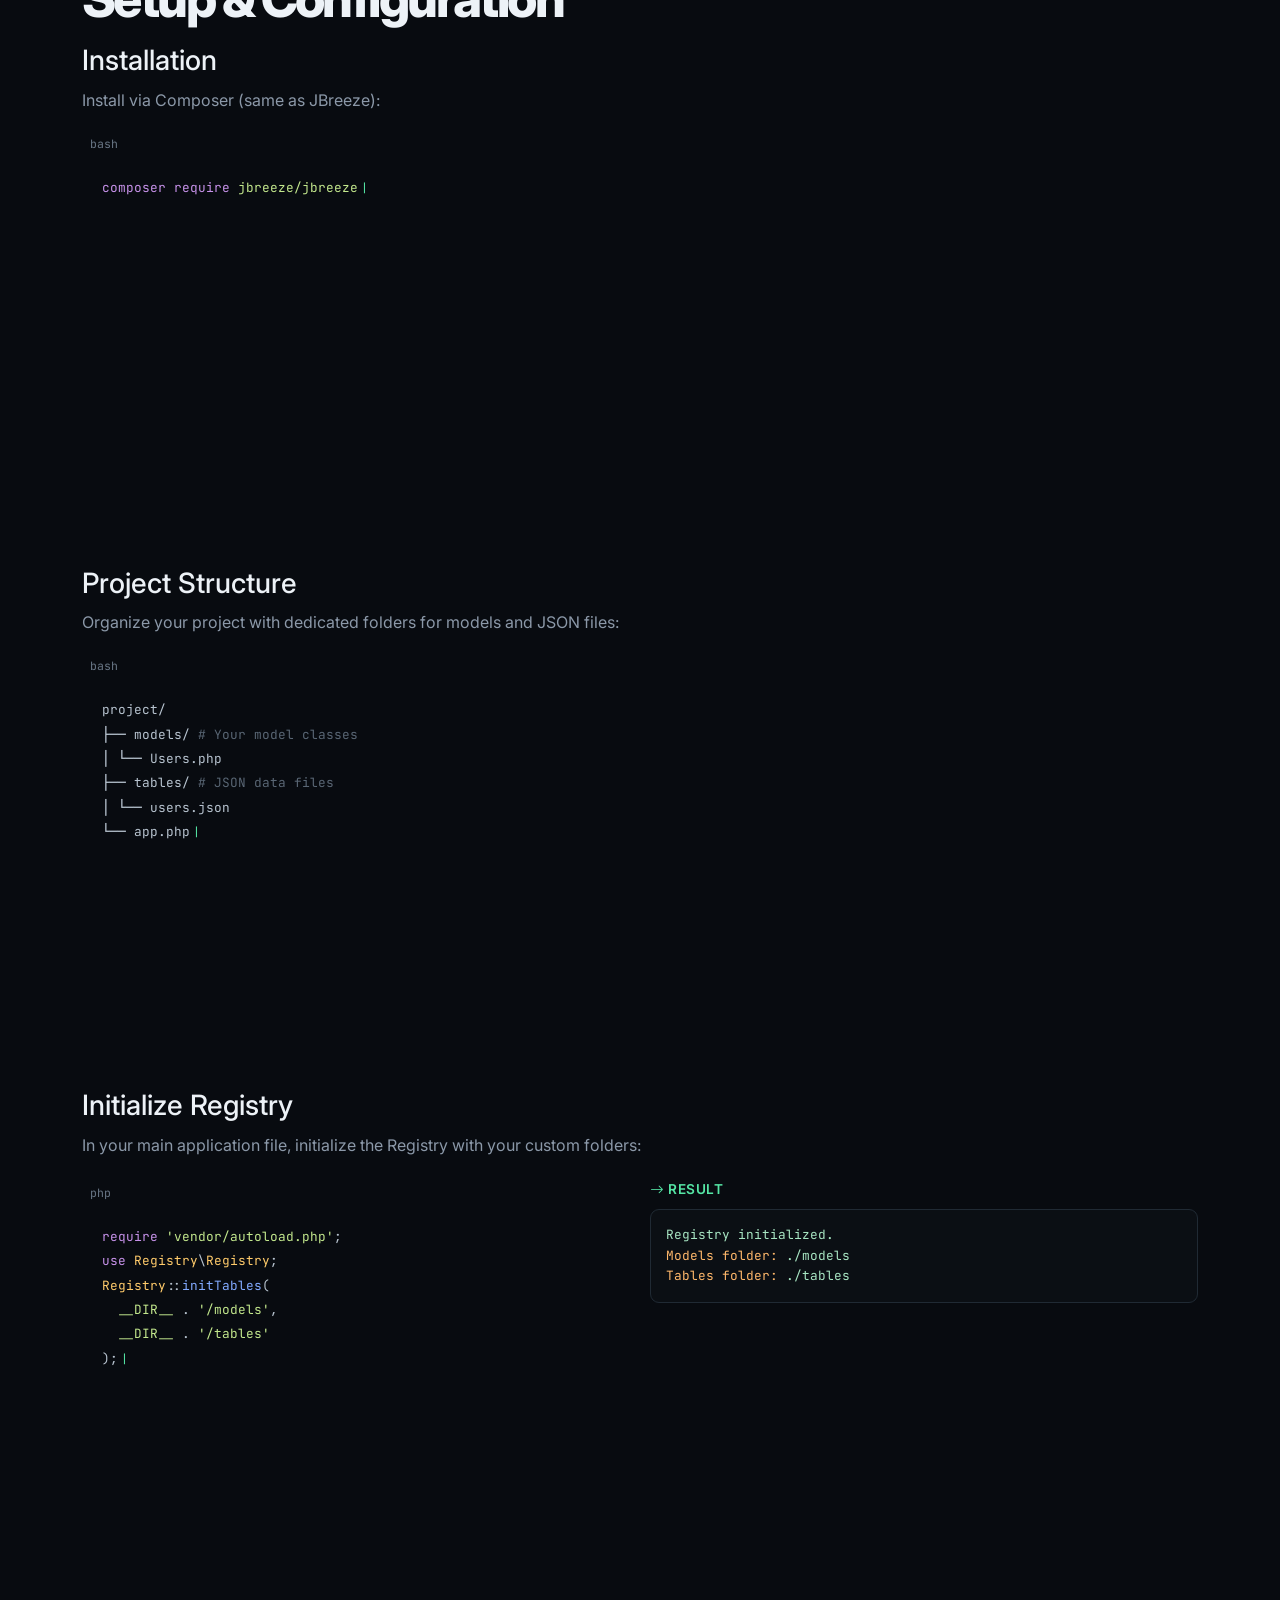
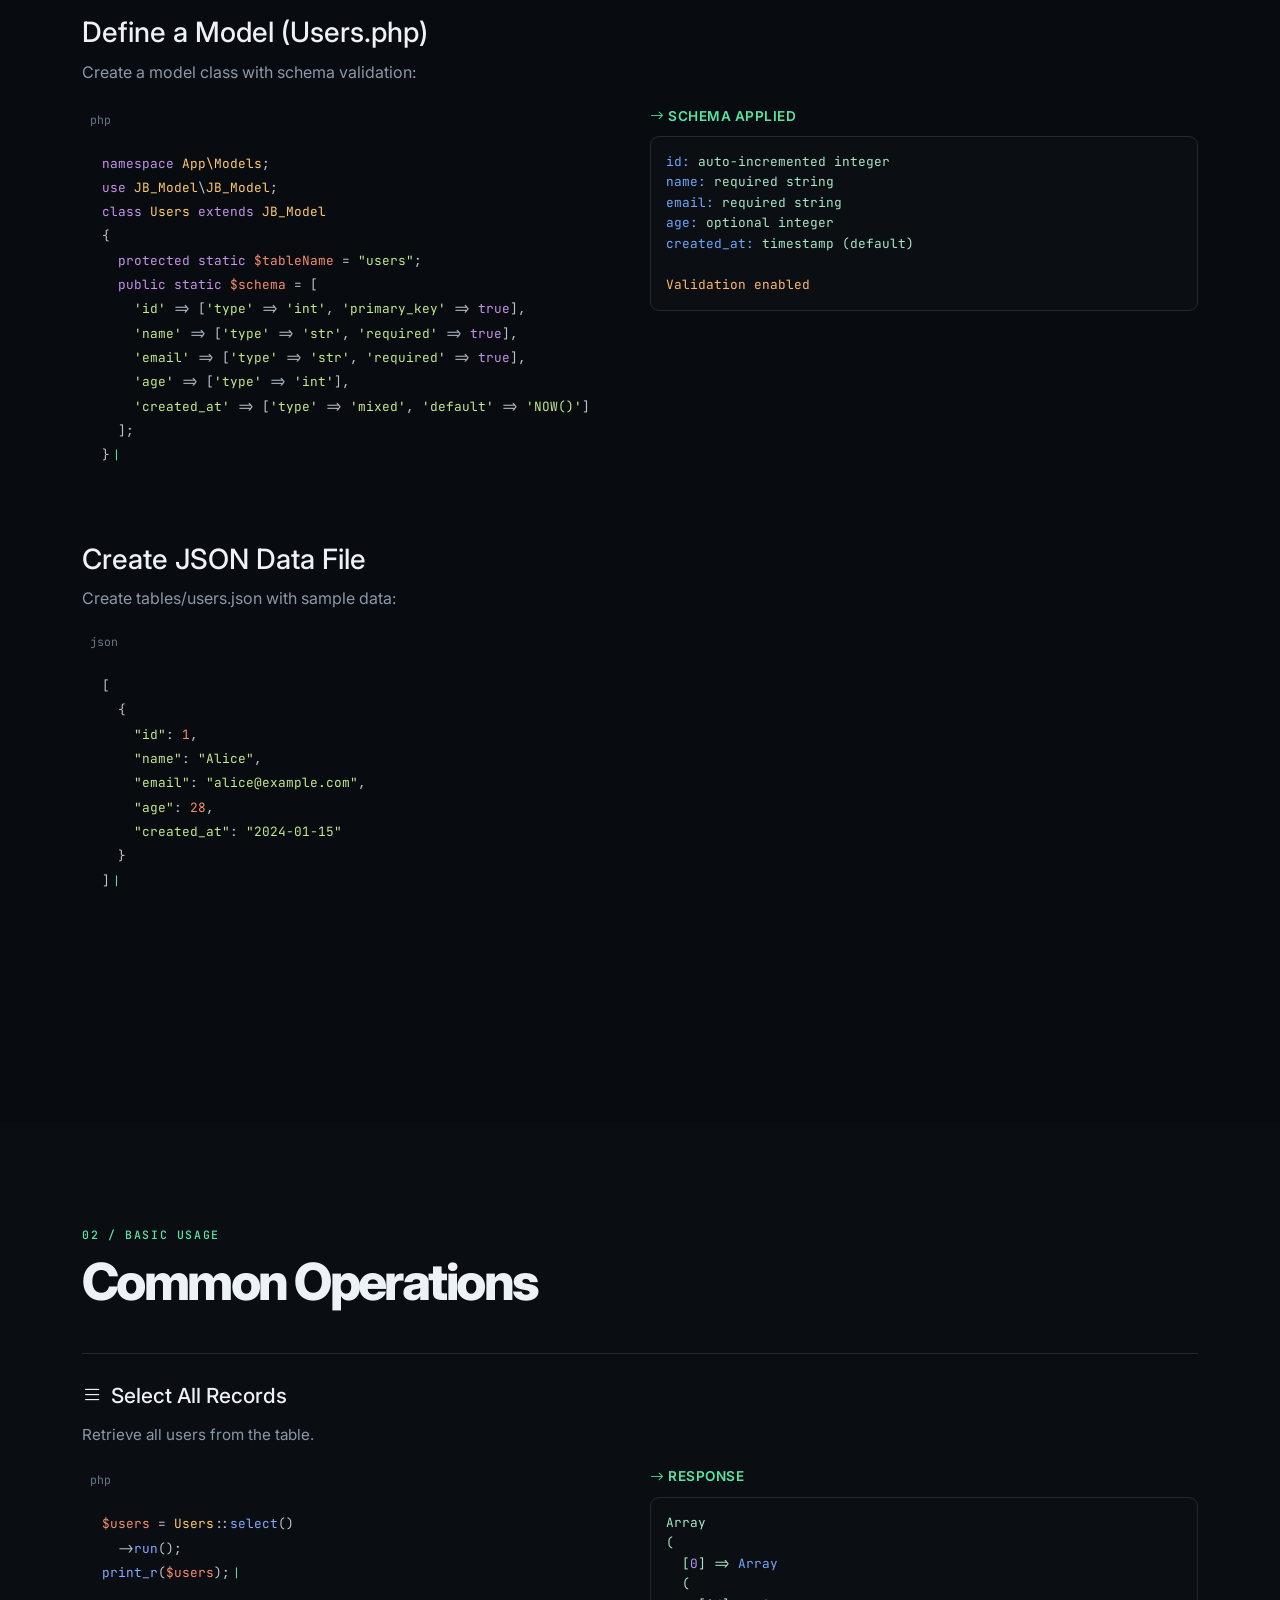
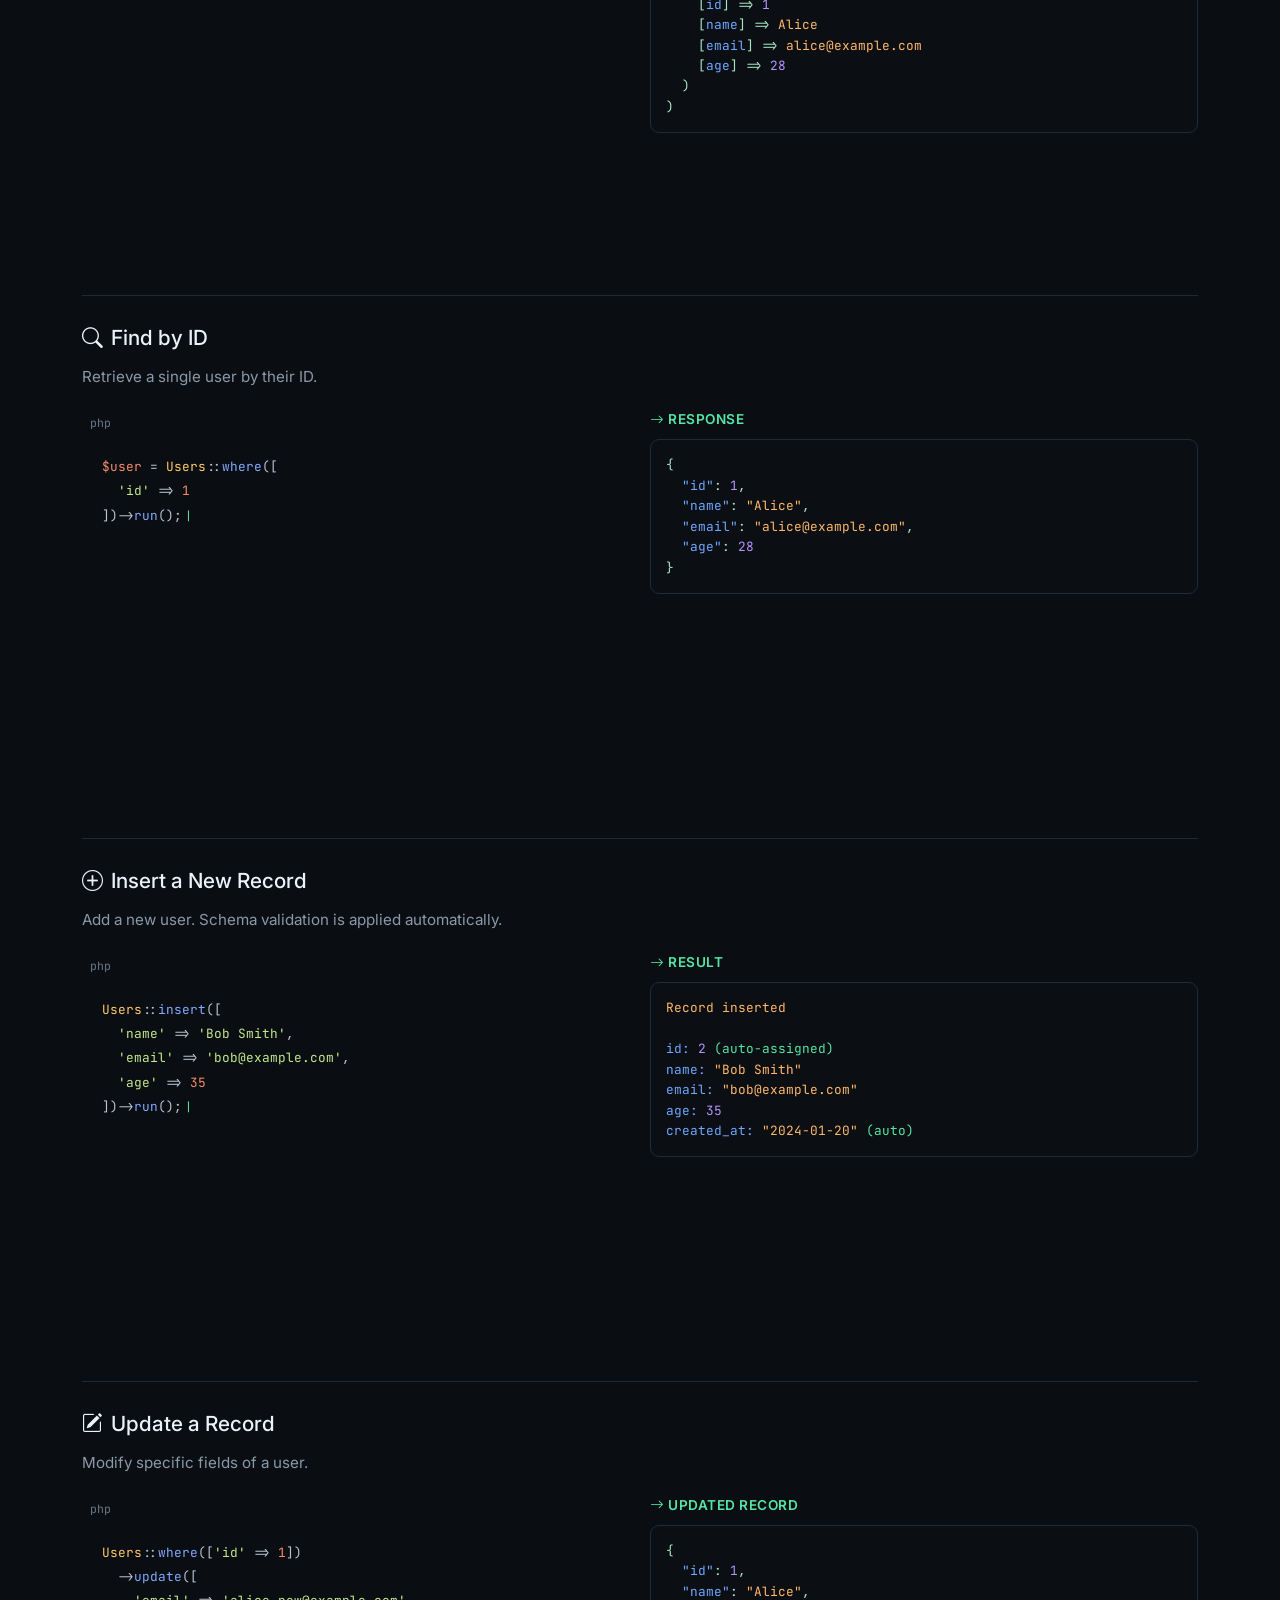
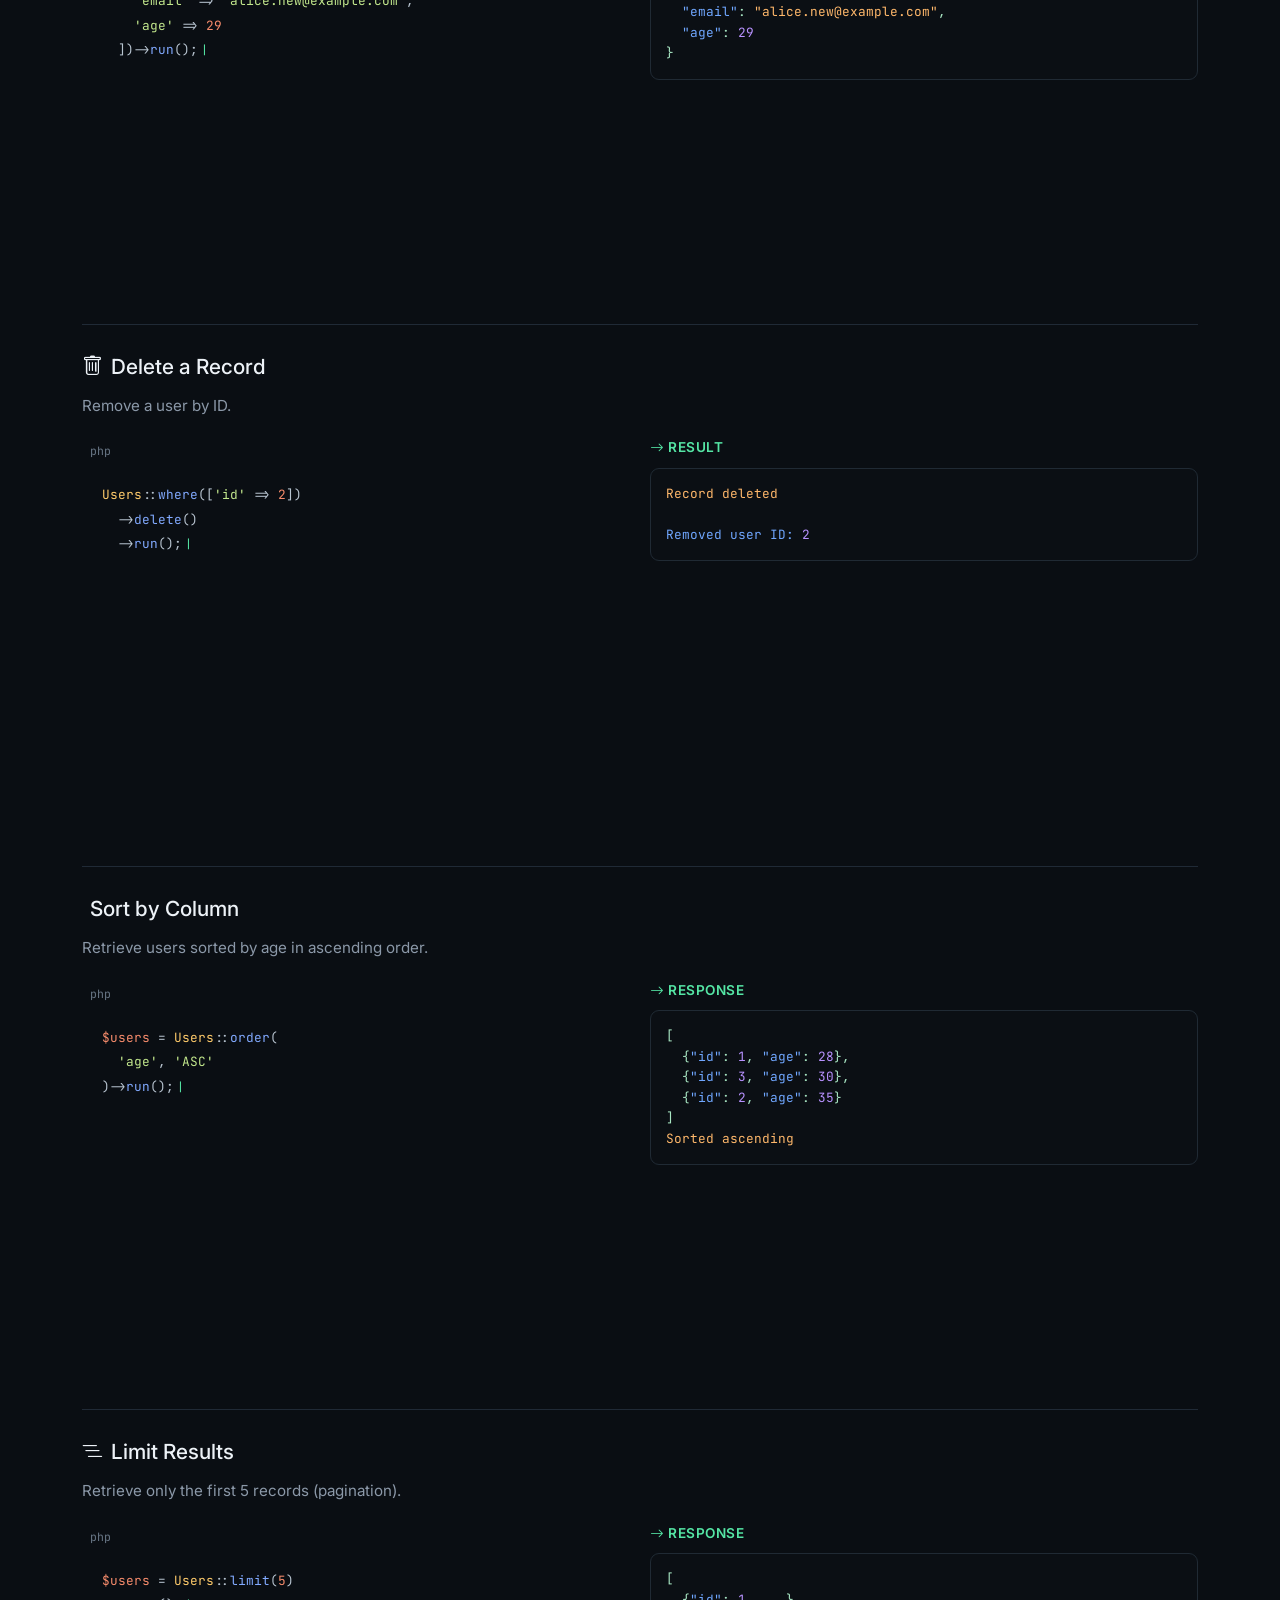
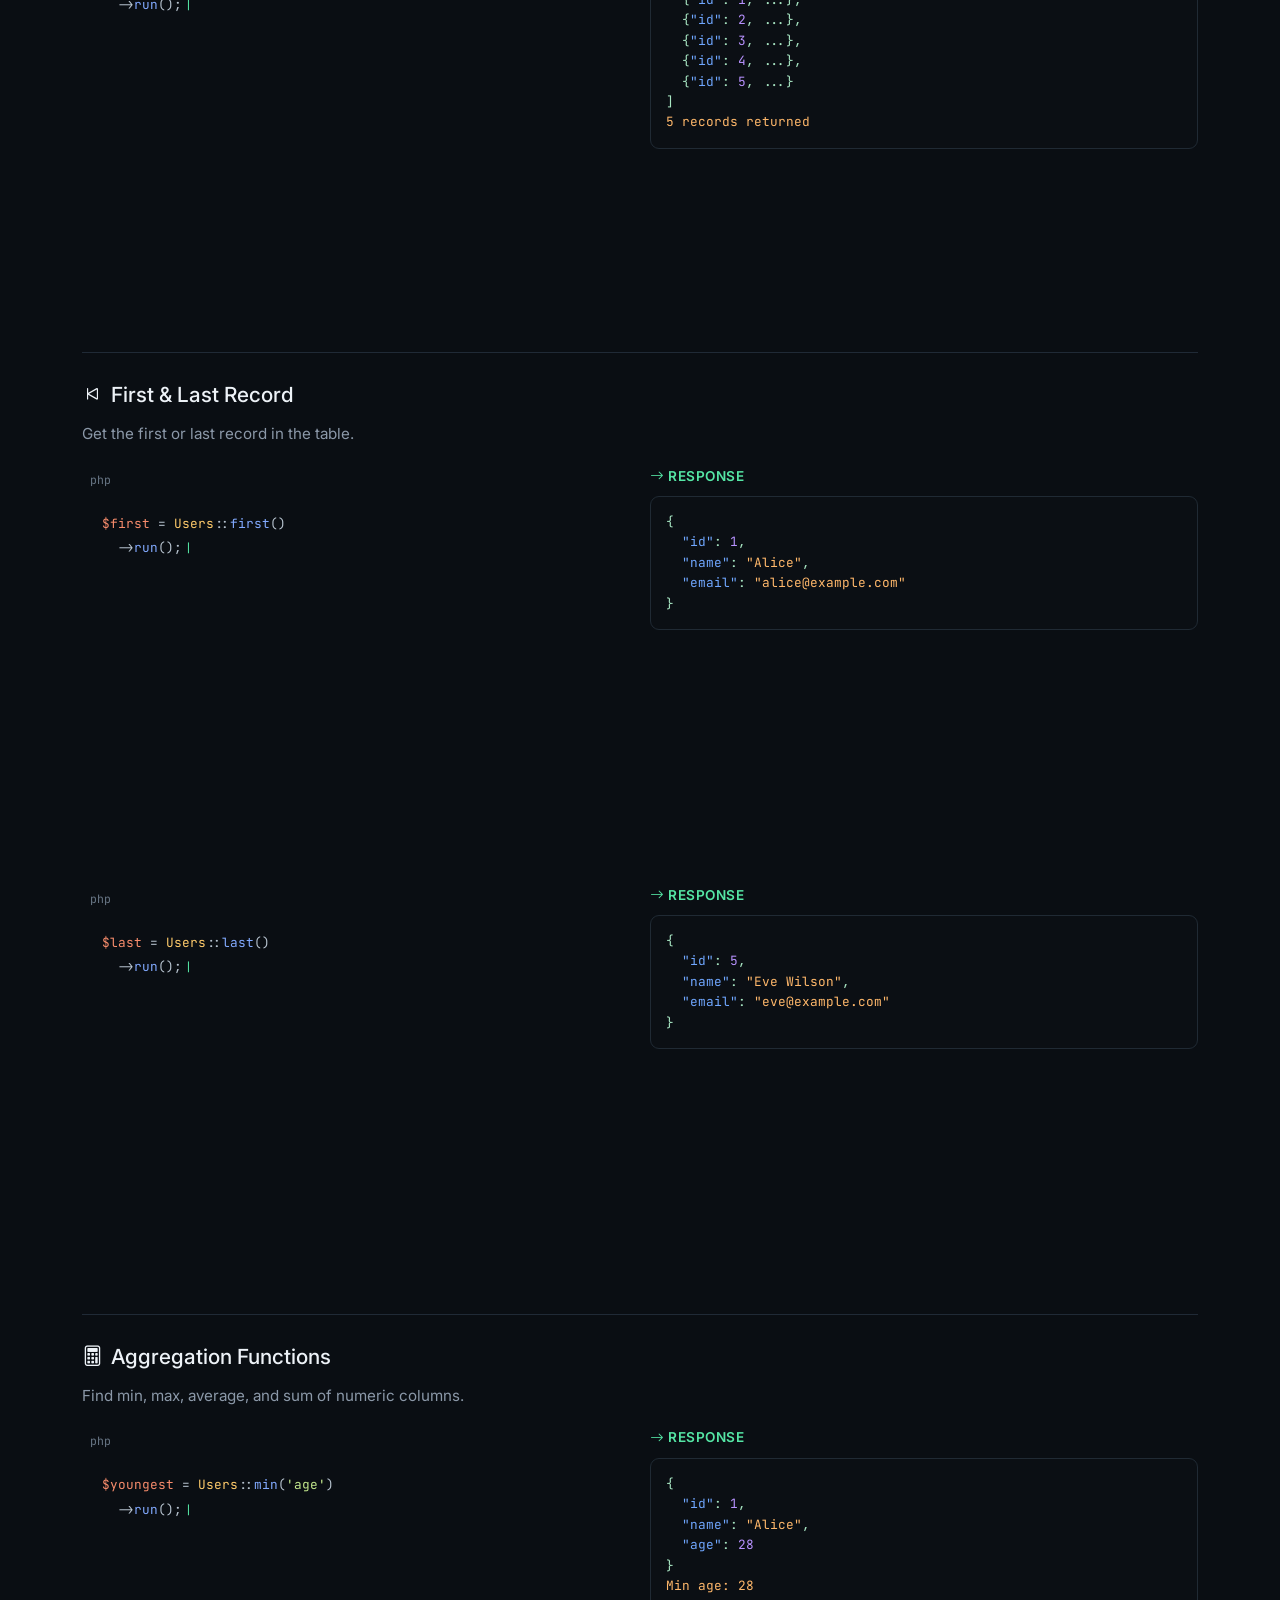
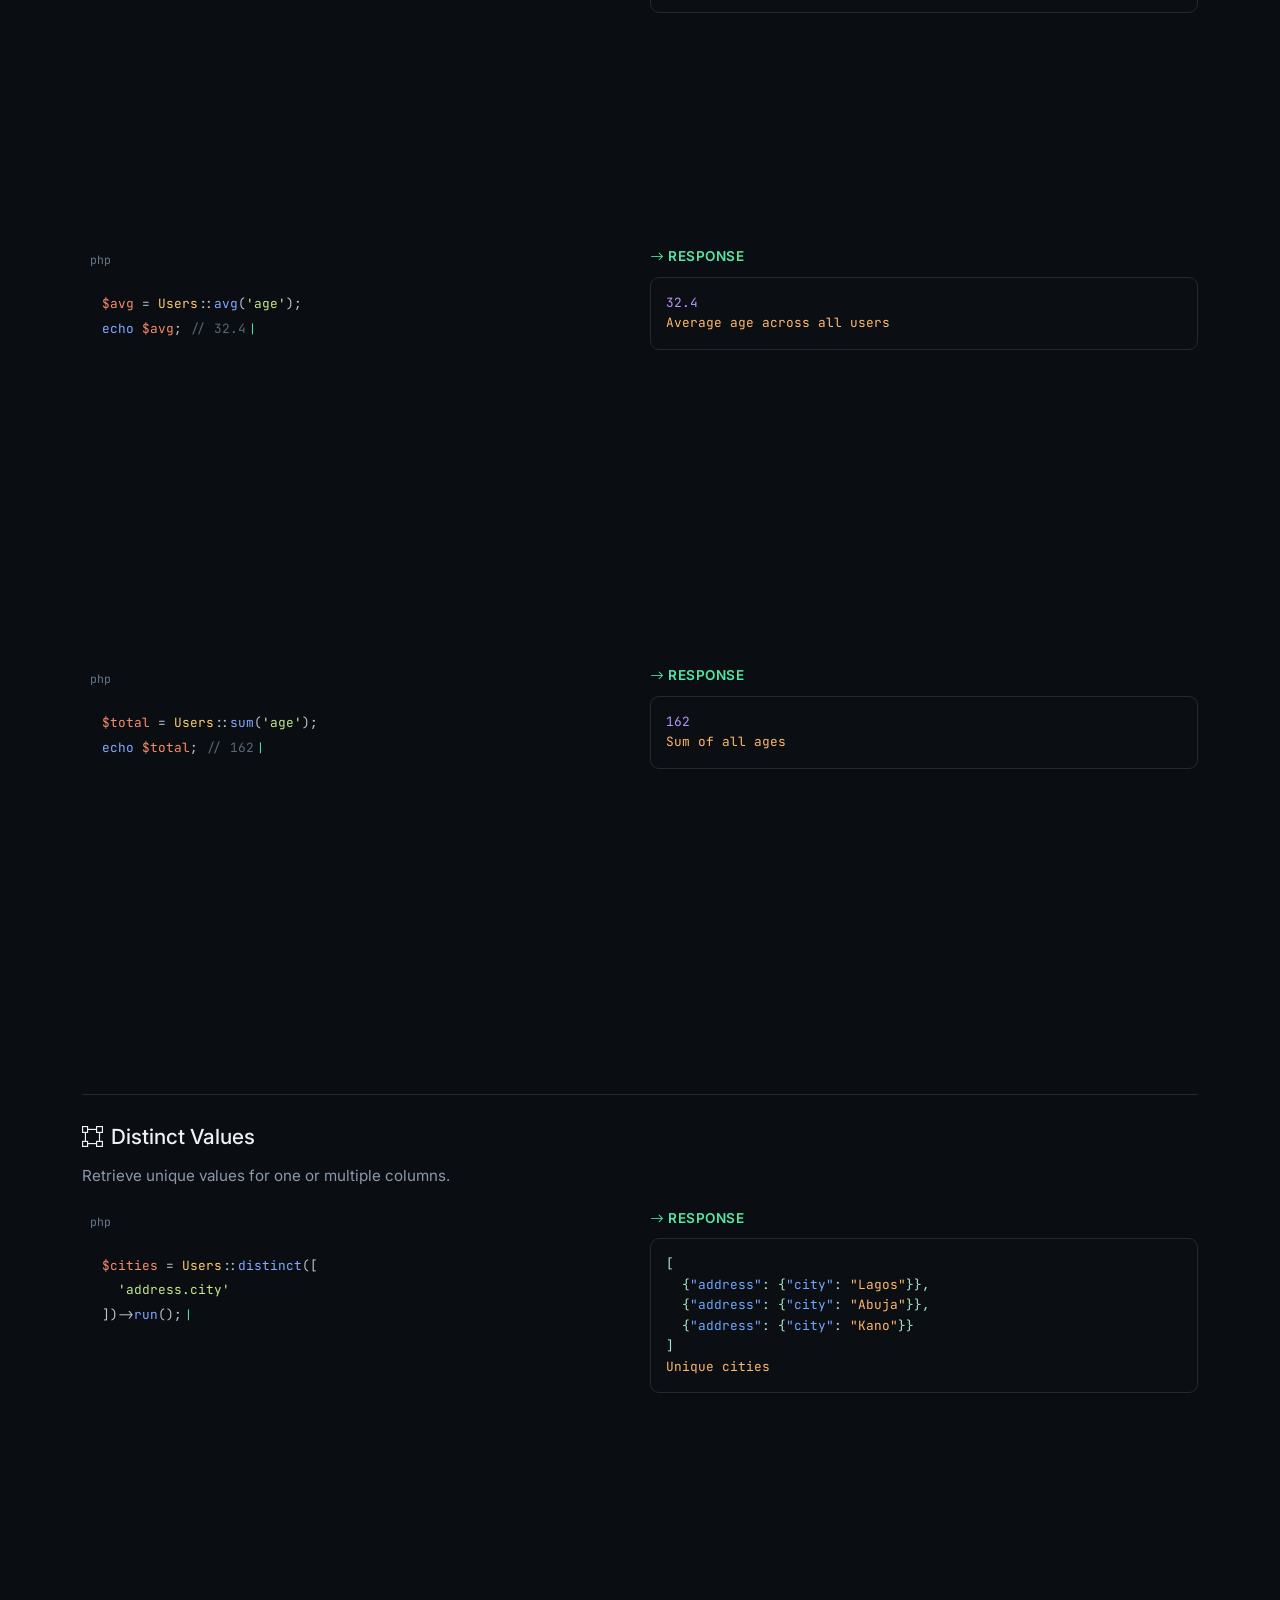
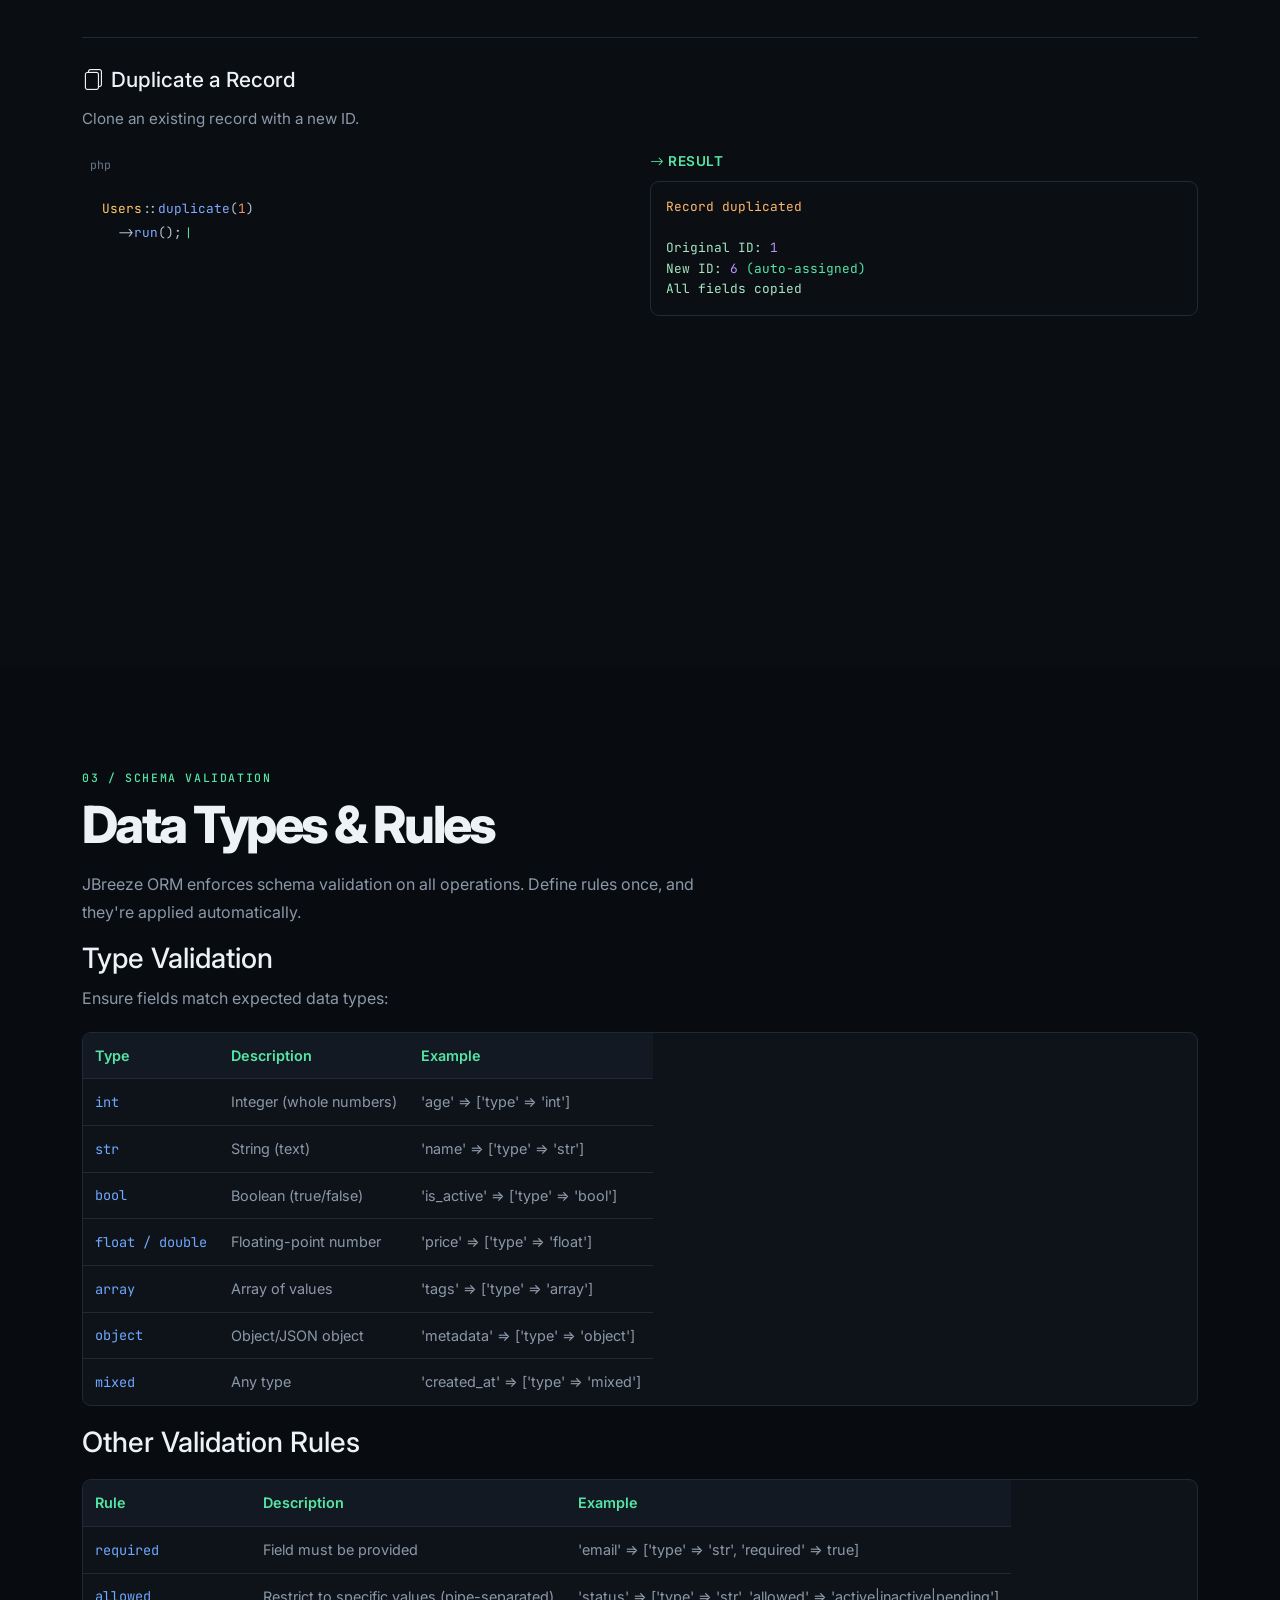
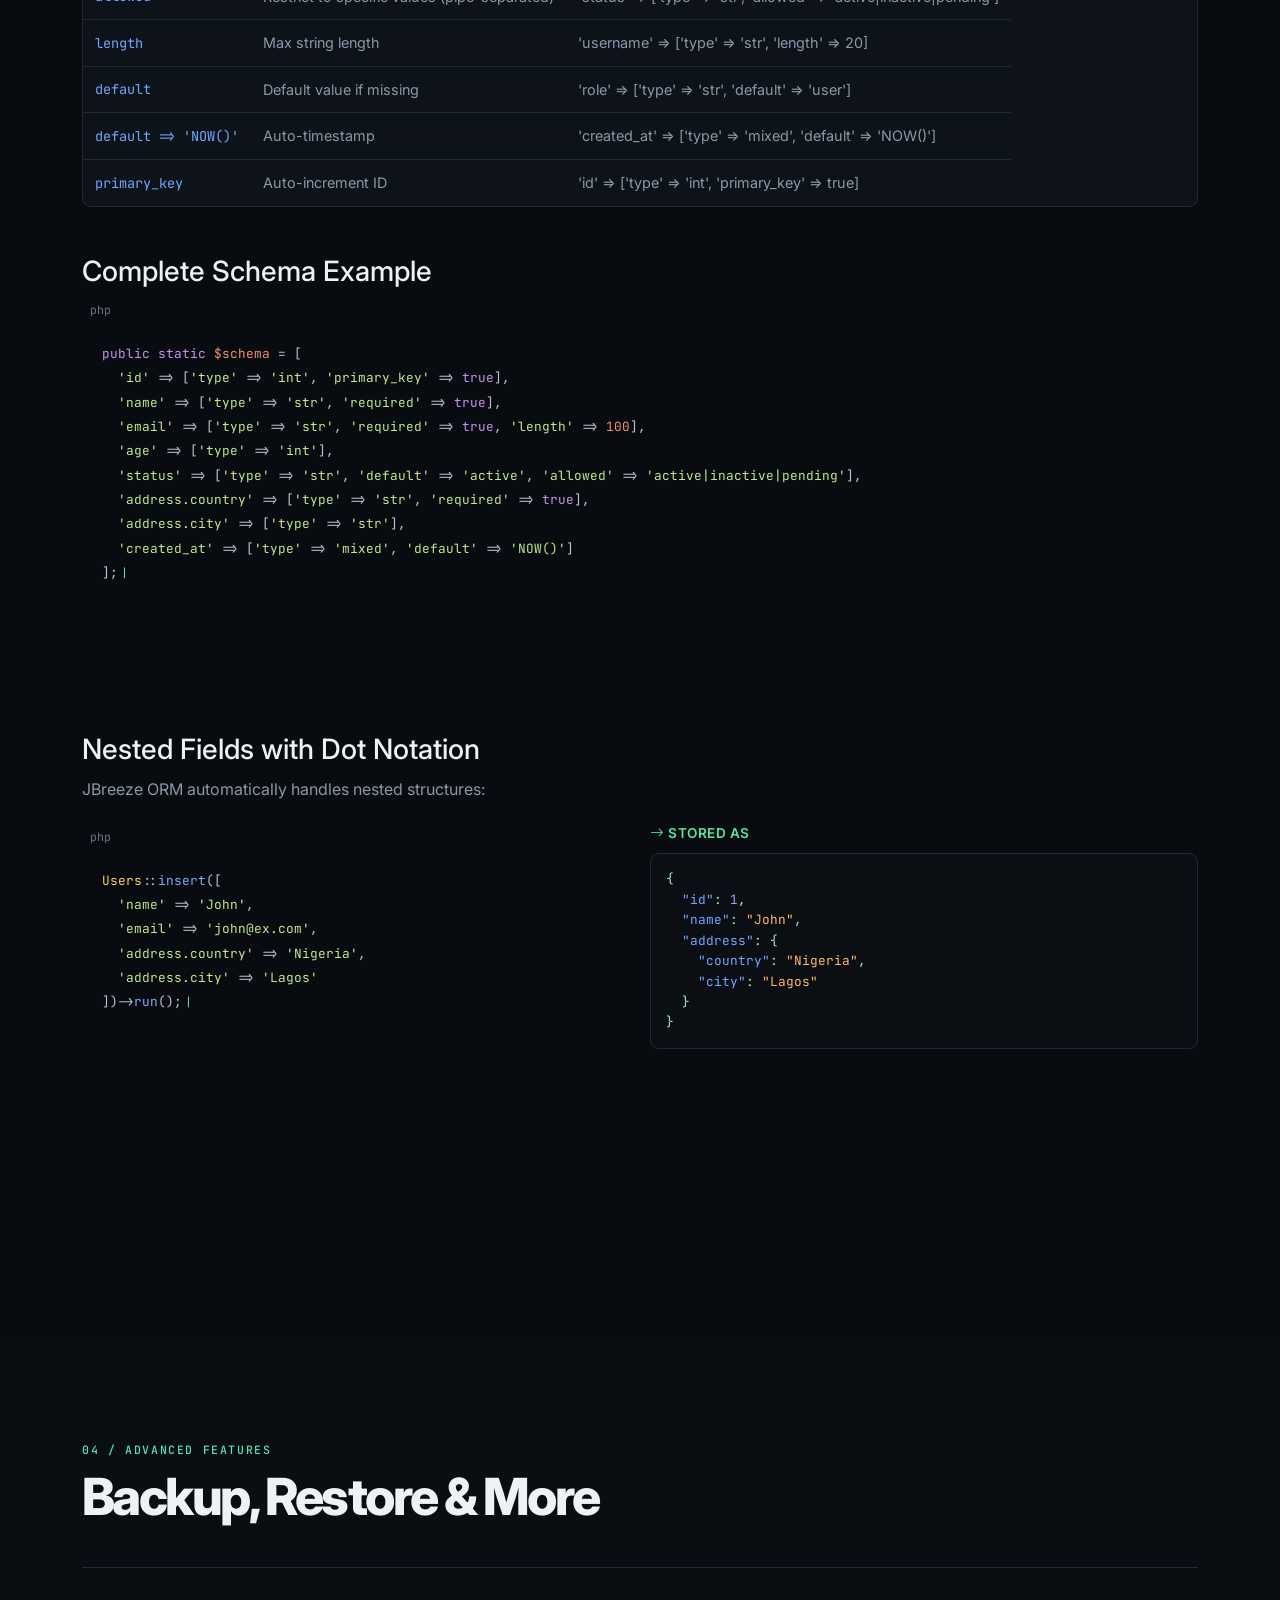
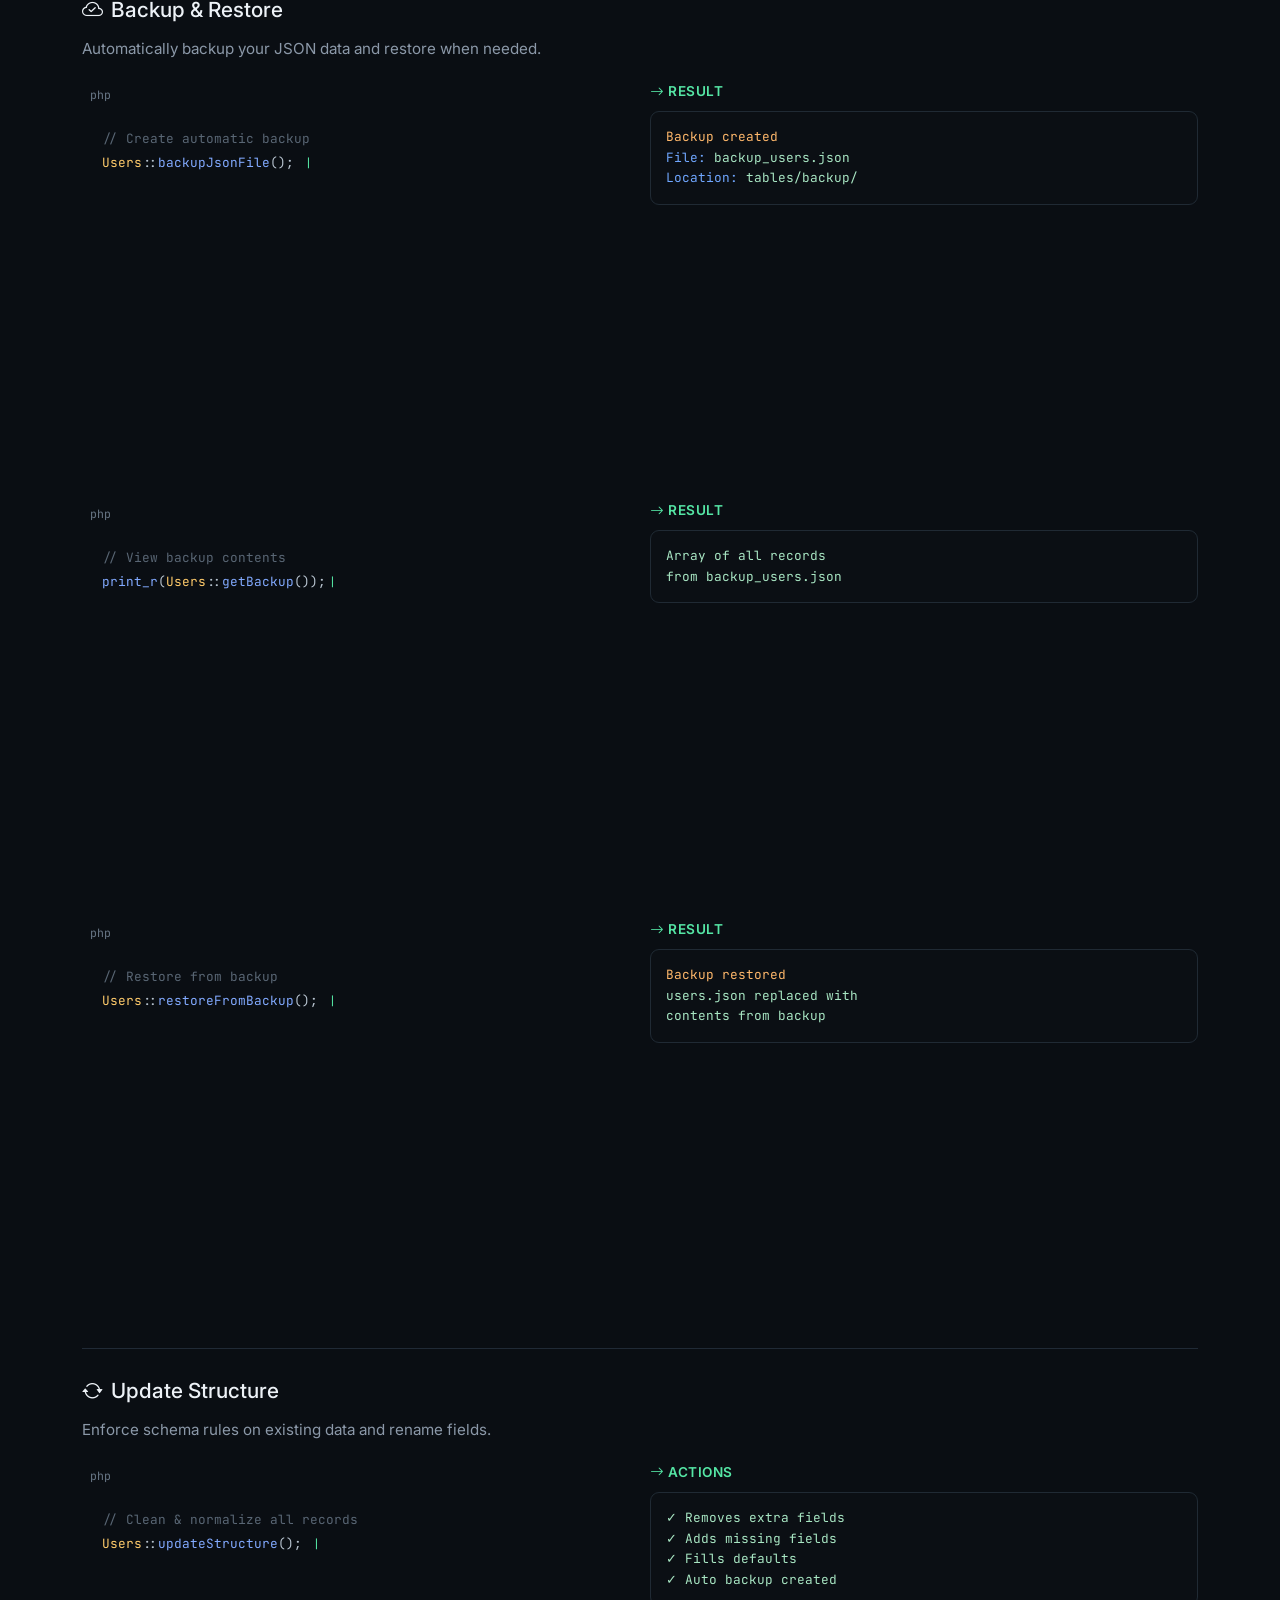
<file: jbreeze-orm-tutorial.html>
<!DOCTYPE html>
<html lang="en">

<head>
    <meta charset="UTF-8">
    <meta name="viewport" content="width=device-width, initial-scale=1.0, viewport-fit=cover">
    <title>JBreeze ORM Tutorial - Eloquent-Style JSON ORM</title>
    <link href="https://avatars.githubusercontent.com/u/76886811?v=4" rel="icon" type="image/x-icon">
    <link href="https://cdn.jsdelivr.net/npm/bootstrap@5.3.3/dist/css/bootstrap.min.css" rel="stylesheet">
    <link href="https://cdn.jsdelivr.net/npm/bootstrap-icons@1.11.3/font/bootstrap-icons.css" rel="stylesheet">
    <link
        href="https://fonts.googleapis.com/css2?family=Inter:wght@400;500;600;700;800&family=JetBrains+Mono:wght@400;500;600&display=swap"
        rel="stylesheet">
    <link href="css/style.css" rel="stylesheet">
    <style>
        /* JBreeze ORM Page Specific Styles */
        .hero.jbreeze-orm-hero {
            background: linear-gradient(135deg, rgba(85, 230, 165, 0.05) 0%, rgba(112, 167, 255, 0.03) 100%);
        }

        .method-card {
            background: var(--surface);
            border: 1px solid var(--line);
            border-radius: 9px;
            padding: 20px;
            margin: 20px 0;
            transition: all 0.25s ease;
        }

        .method-card:hover {
            border-color: #354352;
            transform: translateY(-2px);
        }

        .method-card h4 {
            color: var(--green);
            margin-bottom: 10px;
            font-weight: 700;
        }

        .method-signature {
            background: #0b0f14;
            border-left: 3px solid var(--green);
            padding: 15px;
            margin: 15px 0;
            border-radius: 6px;
            font-family: "JetBrains Mono", monospace;
            font-size: 0.9rem;
            color: #b8c4d0;
            overflow-x: auto;
        }

        .parameter-list {
            background: var(--surface-2);
            border-left: 2px solid var(--blue);
            padding: 15px;
            margin: 15px 0;
            border-radius: 6px;
        }

        .parameter-list strong {
            color: var(--blue);
            display: block;
            margin-top: 10px;
        }

        .parameter-list strong:first-child {
            margin-top: 0;
        }

        .parameter-list p {
            margin: 5px 0 0 0;
            color: var(--muted);
            font-size: 0.9rem;
        }

        /* Code Example with Response */
        .code-with-response {
            display: grid;
            grid-template-columns: 1fr 1fr;
            gap: 20px;
            margin: 20px 0;
        }

        .code-example-side,
        .code-response-side {
            display: flex;
            flex-direction: column;
        }

        .code-example-side .code-block,
        .code-response-side .code-block {
            margin: 0;
            flex: 1;
        }

        .response-label {
            color: var(--green);
            font-size: 0.85rem;
            font-weight: 600;
            margin-bottom: 10px;
            text-transform: uppercase;
            letter-spacing: 0.5px;
        }

        .response-output {
            background: #0b0f14;
            border: 1px solid #202a34;
            border-radius: 9px;
            padding: 15px;
            font-family: "JetBrains Mono", monospace;
            font-size: 0.8rem;
            color: #a8e6c3;
            line-height: 1.6;
            overflow-x: auto;
            max-height: 400px;
        }

        .response-output .json-key {
            color: #70a7ff;
        }

        .response-output .json-string {
            color: #ffb86b;
        }

        .response-output .json-number {
            color: #b892ff;
        }

        .response-output .json-bool {
            color: #55e6a5;
        }

        .schema-table {
            background: var(--surface);
            border: 1px solid var(--line);
            border-radius: 9px;
            overflow: hidden;
            margin: 20px 0;
        }

        .schema-table table {
            margin: 0;
            font-size: 0.9rem;
        }

        .schema-table th {
            background: var(--surface-2);
            color: var(--green);
            font-weight: 600;
            padding: 12px;
            border-bottom: 1px solid var(--line);
        }

        .schema-table td {
            padding: 12px;
            border-bottom: 1px solid var(--line);
            color: var(--muted);
        }

        .schema-table tr:last-child td {
            border-bottom: none;
        }

        .schema-table td:first-child {
            color: var(--blue);
            font-family: "JetBrains Mono", monospace;
            font-size: 0.85rem;
        }

        @media (max-width: 992px) {
            .code-with-response {
                grid-template-columns: 1fr;
            }
        }

        .example-section {
            margin-top: 40px;
            padding-top: 30px;
            border-top: 1px solid var(--line);
        }

        .example-section h3 {
            font-size: 1.3rem;
            margin-bottom: 15px;
            color: var(--text);
        }

        .example-section p {
            color: var(--muted);
            margin-bottom: 20px;
            font-size: 0.95rem;
        }

        .setup-block {
            background: var(--surface-2);
            border: 1px solid var(--line);
            border-radius: 9px;
            padding: 20px;
            margin: 20px 0;
        }

        .setup-block h4 {
            color: var(--green);
            margin-bottom: 15px;
        }

        .setup-block .code-block {
            margin-top: 15px;
        }
    </style>
</head>

<body>
    <!-- Navbar (Reused from portfolio) -->
    <nav class="navbar navbar-expand-md fixed-top">
        <div class="container py-2">
            <a class="navbar-brand mono" href="index.html">~/Oluyemi<span class="brand-dot">_</span></a>
            <button class="navbar-toggler border-0 shadow-none" type="button" data-bs-toggle="collapse"
                data-bs-target="#nav">
                <i class="bi bi-list text-white fs-4"></i>
            </button>
            <div class="collapse navbar-collapse" id="nav">
                <ul class="navbar-nav ms-auto align-items-md-center gap-md-3">
                    <li><a class="nav-link" href="index.html">Home</a></li>
                    <li><a class="nav-link" href="#setup">Setup</a></li>
                    <li><a class="nav-link" href="#usage">Usage</a></li>
                    <li><a class="nav-link" href="#schema">Schema</a></li>
                    <li><a class="nav-link" href="#advanced">Advanced</a></li>
                    <li><a class="nav-link" href="jbreeze-tutorial.html" style="color: #70a7ff; font-size: 0.9rem;">← Core API</a></li>
                    <li><a class="btn btn-sm btn-ghost mono ms-md-2" href="https://github.com/israel-007/JBreeze" target="_blank">
                        <i class="bi bi-github me-1"></i> GitHub</a>
                    </li>
                </ul>
            </div>
        </div>
    </nav>

    <!-- Hero Section -->
    <section class="hero jbreeze-orm-hero grid-bg">
        <div class="container">
            <div class="row align-items-center">
                <div class="col-lg-8">
                    <div class="eyebrow">
                        <span class="pulse"></span>
                        Eloquent-Style ORM
                    </div>
                    <h1>JBreeze ORM</h1>
                    <p class="hero-copy">
                        A fluent, schema-validated ORM for JSON data. Built on top of JBreeze,
                        it adds model-based querying, automatic validation, and structured data management with an
                        elegant API.
                    </p>
                    <div class="mt-4">
                        <a href="#setup" class="btn btn-code me-3">Get Started</a>
                        <a href="https://github.com/israel-007/JBreeze" class="btn btn-ghost" target="_blank">
                            <i class="bi bi-github me-1"></i> GitHub Repository
                        </a>
                    </div>
                </div>
            </div>
        </div>
    </section>

    <!-- Main Content -->
    <main>
        <!-- Features Section -->
        <section style="background:#0a0e13">
            <div class="container">
                <div class="section-label">00 / Overview</div>
                <h2 class="section-title">Why JBreeze ORM?</h2>

                <div class="row g-4 mt-4">
                    <div class="col-lg-6">
                        <div class="stack-card">
                            <div class="stack-icon"><i class="bi bi-diagram-3"></i></div>
                            <h6>Model-Based Queries</h6>
                            <p>Define models with schemas and query them using a fluent API similar to Eloquent.</p>
                        </div>
                    </div>
                    <div class="col-lg-6">
                        <div class="stack-card">
                            <div class="stack-icon"><i class="bi bi-shield-check"></i></div>
                            <h6>Schema Validation</h6>
                            <p>Automatic validation of data types, required fields, allowed values, and more.</p>
                        </div>
                    </div>
                    <div class="col-lg-6">
                        <div class="stack-card">
                            <div class="stack-icon"><i class="bi bi-boxes"></i></div>
                            <h6>Nested Fields</h6>
                            <p>Support for deeply nested data using dot notation (address.city, meta.tags).</p>
                        </div>
                    </div>
                    <div class="col-lg-6">
                        <div class="stack-card">
                            <div class="stack-icon"><i class="bi bi-server"></i></div>
                            <h6>Remote & Local</h6>
                            <p>Load JSON from files or remote URLs. Works with any JSON source.</p>
                        </div>
                    </div>
                </div>
            </div>
        </section>

        <!-- Setup Section -->
        <section id="setup">
            <div class="container">
                <div class="section-label">01 / Getting Started</div>
                <h2 class="section-title">Setup & Configuration</h2>

                <h3>Installation</h3>
                <p class="section-desc">Install via Composer (same as JBreeze):</p>

                <div class="code-block">
                    <div class="code-header">
                        <span class="window-dot"></span><span class="window-dot"></span><span class="window-dot"></span>
                        <span class="window-title">bash</span>
                    </div>
                    <div class="code-body">
                        <div><span class="kw">composer require</span> <span class="str">jbreeze/jbreeze</span></div>
                    </div>
                </div>

                <h3 class="mt-5">Project Structure</h3>
                <p class="section-desc">Organize your project with dedicated folders for models and JSON files:</p>

                <div class="code-block">
                    <div class="code-header">
                        <span class="window-dot"></span><span class="window-dot"></span><span class="window-dot"></span>
                        <span class="window-title">bash</span>
                    </div>
                    <div class="code-body">
                        <div>project/</div>
                        <div>├── models/ <span class="comment"># Your model classes</span></div>
                        <div>│ └── Users.php</div>
                        <div>├── tables/ <span class="comment"># JSON data files</span></div>
                        <div>│ └── users.json</div>
                        <div>└── app.php</div>
                    </div>
                </div>

                <h3 class="mt-5">Initialize Registry</h3>
                <p class="section-desc">In your main application file, initialize the Registry with your custom folders:
                </p>

                <div class="code-with-response">
                    <div class="code-example-side">
                        <div class="code-block">
                            <div class="code-header"><span class="window-dot"></span><span
                                    class="window-dot"></span><span class="window-dot"></span><span
                                    class="window-title">php</span></div>
                            <div class="code-body">
                                <div><span class="kw">require</span> <span class="str">'vendor/autoload.php'</span>;
                                </div>
                                <div></div>
                                <div><span class="kw">use</span> <span class="type">Registry</span>\<span
                                        class="type">Registry</span>;</div>
                                <div></div>
                                <div><span class="type">Registry</span>::<span class="fn">initTables</span>(</div>
                                <div>&nbsp;&nbsp;<span class="str">__DIR__</span> . <span class="str">'/models'</span>,
                                </div>
                                <div>&nbsp;&nbsp;<span class="str">__DIR__</span> . <span class="str">'/tables'</span>
                                </div>
                                <div>);</div>
                            </div>
                        </div>
                    </div>
                    <div class="code-response-side">
                        <div class="response-label"><i class="bi bi-arrow-right"></i> Result</div>
                        <div class="response-output">
                            Registry initialized.<br>
                            <span class="json-string">Models folder:</span> ./models<br>
                            <span class="json-string">Tables folder:</span> ./tables
                        </div>
                    </div>
                </div>

                <h3 class="mt-5">Define a Model (Users.php)</h3>
                <p class="section-desc">Create a model class with schema validation:</p>

                <div class="code-with-response">
                    <div class="code-example-side">
                        <div class="code-block">
                            <div class="code-header"><span class="window-dot"></span><span
                                    class="window-dot"></span><span class="window-dot"></span><span
                                    class="window-title">php</span></div>
                            <div class="code-body">
                                <div><span class="kw">namespace</span> <span class="type">App\Models</span>;</div>
                                <div></div>
                                <div><span class="kw">use</span> <span class="type">JB_Model</span>\<span
                                        class="type">JB_Model</span>;</div>
                                <div></div>
                                <div><span class="kw">class</span> <span class="type">Users</span> <span
                                        class="kw">extends</span> <span class="type">JB_Model</span></div>
                                <div>{</div>
                                <div>&nbsp;&nbsp;<span class="kw">protected static</span> <span
                                        class="var">$tableName</span> = <span class="str">"users"</span>;</div>
                                <div></div>
                                <div>&nbsp;&nbsp;<span class="kw">public static</span> <span class="var">$schema</span>
                                    = [</div>
                                <div>&nbsp;&nbsp;&nbsp;&nbsp;<span class="str">'id'</span> => [<span
                                        class="str">'type'</span> => <span class="str">'int'</span>, <span
                                        class="str">'primary_key'</span> => <span class="kw">true</span>],</div>
                                <div>&nbsp;&nbsp;&nbsp;&nbsp;<span class="str">'name'</span> => [<span
                                        class="str">'type'</span> => <span class="str">'str'</span>, <span
                                        class="str">'required'</span> => <span class="kw">true</span>],</div>
                                <div>&nbsp;&nbsp;&nbsp;&nbsp;<span class="str">'email'</span> => [<span
                                        class="str">'type'</span> => <span class="str">'str'</span>, <span
                                        class="str">'required'</span> => <span class="kw">true</span>],</div>
                                <div>&nbsp;&nbsp;&nbsp;&nbsp;<span class="str">'age'</span> => [<span
                                        class="str">'type'</span> => <span class="str">'int'</span>],</div>
                                <div>&nbsp;&nbsp;&nbsp;&nbsp;<span class="str">'created_at'</span> => [<span
                                        class="str">'type'</span> => <span class="str">'mixed'</span>, <span
                                        class="str">'default'</span> => <span class="str">'NOW()'</span>]</div>
                                <div>&nbsp;&nbsp;];</div>
                                <div>}</div>
                            </div>
                        </div>
                    </div>
                    <div class="code-response-side">
                        <div class="response-label"><i class="bi bi-arrow-right"></i> Schema Applied</div>
                        <div class="response-output">
                            <span class="json-key">id:</span> auto-incremented integer<br>
                            <span class="json-key">name:</span> required string<br>
                            <span class="json-key">email:</span> required string<br>
                            <span class="json-key">age:</span> optional integer<br>
                            <span class="json-key">created_at:</span> timestamp (default)<br>
                            <br>
                            <span class="json-string">Validation enabled</span>
                        </div>
                    </div>
                </div>

                <h3 class="mt-5">Create JSON Data File</h3>
                <p class="section-desc">Create tables/users.json with sample data:</p>

                <div class="code-block">
                    <div class="code-header"><span class="window-dot"></span><span class="window-dot"></span><span
                            class="window-dot"></span><span class="window-title">json</span></div>
                    <div class="code-body">
                        <div>[</div>
                        <div>&nbsp;&nbsp;{</div>
                        <div>&nbsp;&nbsp;&nbsp;&nbsp;<span class="str">"id"</span>: <span class="num">1</span>,</div>
                        <div>&nbsp;&nbsp;&nbsp;&nbsp;<span class="str">"name"</span>: <span class="str">"Alice"</span>,
                        </div>
                        <div>&nbsp;&nbsp;&nbsp;&nbsp;<span class="str">"email"</span>: <span
                                class="str">"alice@example.com"</span>,</div>
                        <div>&nbsp;&nbsp;&nbsp;&nbsp;<span class="str">"age"</span>: <span class="num">28</span>,</div>
                        <div>&nbsp;&nbsp;&nbsp;&nbsp;<span class="str">"created_at"</span>: <span
                                class="str">"2024-01-15"</span></div>
                        <div>&nbsp;&nbsp;}</div>
                        <div>]</div>
                    </div>
                </div>
            </div>
        </section>

        <!-- Usage Section -->
        <section id="usage" style="background:#0a0e13">
            <div class="container">
                <div class="section-label">02 / Basic Usage</div>
                <h2 class="section-title">Common Operations</h2>

                <!-- Select All -->
                <div class="example-section">
                    <h3><i class="bi bi-list me-2"></i>Select All Records</h3>
                    <p>Retrieve all users from the table.</p>

                    <div class="code-with-response">
                        <div class="code-example-side">
                            <div class="code-block">
                                <div class="code-header"><span class="window-dot"></span><span
                                        class="window-dot"></span><span class="window-dot"></span><span
                                        class="window-title">php</span></div>
                                <div class="code-body">
                                    <div><span class="var">$users</span> = <span class="type">Users</span>::<span
                                            class="fn">select</span>()</div>
                                    <div>&nbsp;&nbsp;-><span class="fn">run</span>();</div>
                                    <div></div>
                                    <div><span class="fn">print_r</span>(<span class="var">$users</span>);</div>
                                </div>
                            </div>
                        </div>
                        <div class="code-response-side">
                            <div class="response-label"><i class="bi bi-arrow-right"></i> Response</div>
                            <div class="response-output">
                                Array<br>
                                (<br>
                                &nbsp;&nbsp;[<span class="json-number">0</span>] => <span
                                    class="json-key">Array</span><br>
                                &nbsp;&nbsp;(<br>
                                &nbsp;&nbsp;&nbsp;&nbsp;[<span class="json-key">id</span>] => <span
                                    class="json-number">1</span><br>
                                &nbsp;&nbsp;&nbsp;&nbsp;[<span class="json-key">name</span>] => <span
                                    class="json-string">Alice</span><br>
                                &nbsp;&nbsp;&nbsp;&nbsp;[<span class="json-key">email</span>] => <span
                                    class="json-string">alice@example.com</span><br>
                                &nbsp;&nbsp;&nbsp;&nbsp;[<span class="json-key">age</span>] => <span
                                    class="json-number">28</span><br>
                                &nbsp;&nbsp;)<br>
                                )
                            </div>
                        </div>
                    </div>
                </div>

                <!-- Find by ID -->
                <div class="example-section">
                    <h3><i class="bi bi-search me-2"></i>Find by ID</h3>
                    <p>Retrieve a single user by their ID.</p>

                    <div class="code-with-response">
                        <div class="code-example-side">
                            <div class="code-block">
                                <div class="code-header"><span class="window-dot"></span><span
                                        class="window-dot"></span><span class="window-dot"></span><span
                                        class="window-title">php</span></div>
                                <div class="code-body">
                                    <div><span class="var">$user</span> = <span class="type">Users</span>::<span
                                            class="fn">where</span>([</div>
                                    <div>&nbsp;&nbsp;<span class="str">'id'</span> => <span class="num">1</span></div>
                                    <div>])-><span class="fn">run</span>();</div>
                                </div>
                            </div>
                        </div>
                        <div class="code-response-side">
                            <div class="response-label"><i class="bi bi-arrow-right"></i> Response</div>
                            <div class="response-output">
                                {<br>
                                &nbsp;&nbsp;<span class="json-key">"id"</span>: <span class="json-number">1</span>,<br>
                                &nbsp;&nbsp;<span class="json-key">"name"</span>: <span
                                    class="json-string">"Alice"</span>,<br>
                                &nbsp;&nbsp;<span class="json-key">"email"</span>: <span
                                    class="json-string">"alice@example.com"</span>,<br>
                                &nbsp;&nbsp;<span class="json-key">"age"</span>: <span class="json-number">28</span><br>
                                }
                            </div>
                        </div>
                    </div>
                </div>

                <!-- Insert -->
                <div class="example-section">
                    <h3><i class="bi bi-plus-circle me-2"></i>Insert a New Record</h3>
                    <p>Add a new user. Schema validation is applied automatically.</p>

                    <div class="code-with-response">
                        <div class="code-example-side">
                            <div class="code-block">
                                <div class="code-header"><span class="window-dot"></span><span
                                        class="window-dot"></span><span class="window-dot"></span><span
                                        class="window-title">php</span></div>
                                <div class="code-body">
                                    <div><span class="type">Users</span>::<span class="fn">insert</span>([</div>
                                    <div>&nbsp;&nbsp;<span class="str">'name'</span> => <span class="str">'Bob
                                            Smith'</span>,</div>
                                    <div>&nbsp;&nbsp;<span class="str">'email'</span> => <span
                                            class="str">'bob@example.com'</span>,</div>
                                    <div>&nbsp;&nbsp;<span class="str">'age'</span> => <span class="num">35</span></div>
                                    <div>])-><span class="fn">run</span>();</div>
                                </div>
                            </div>
                        </div>
                        <div class="code-response-side">
                            <div class="response-label"><i class="bi bi-arrow-right"></i> Result</div>
                            <div class="response-output">
                                <span class="json-string">Record inserted</span><br>
                                <br>
                                <span class="json-key">id:</span> <span class="json-number">2</span> <span
                                    class="json-bool">(auto-assigned)</span><br>
                                <span class="json-key">name:</span> <span class="json-string">"Bob Smith"</span><br>
                                <span class="json-key">email:</span> <span
                                    class="json-string">"bob@example.com"</span><br>
                                <span class="json-key">age:</span> <span class="json-number">35</span><br>
                                <span class="json-key">created_at:</span> <span class="json-string">"2024-01-20"</span>
                                <span class="json-bool">(auto)</span>
                            </div>
                        </div>
                    </div>
                </div>

                <!-- Update -->
                <div class="example-section">
                    <h3><i class="bi bi-pencil-square me-2"></i>Update a Record</h3>
                    <p>Modify specific fields of a user.</p>

                    <div class="code-with-response">
                        <div class="code-example-side">
                            <div class="code-block">
                                <div class="code-header"><span class="window-dot"></span><span
                                        class="window-dot"></span><span class="window-dot"></span><span
                                        class="window-title">php</span></div>
                                <div class="code-body">
                                    <div><span class="type">Users</span>::<span class="fn">where</span>([<span
                                            class="str">'id'</span> => <span class="num">1</span>])</div>
                                    <div>&nbsp;&nbsp;-><span class="fn">update</span>([</div>
                                    <div>&nbsp;&nbsp;&nbsp;&nbsp;<span class="str">'email'</span> => <span
                                            class="str">'alice.new@example.com'</span>,</div>
                                    <div>&nbsp;&nbsp;&nbsp;&nbsp;<span class="str">'age'</span> => <span
                                            class="num">29</span></div>
                                    <div>&nbsp;&nbsp;])-><span class="fn">run</span>();</div>
                                </div>
                            </div>
                        </div>
                        <div class="code-response-side">
                            <div class="response-label"><i class="bi bi-arrow-right"></i> Updated Record</div>
                            <div class="response-output">
                                {<br>
                                &nbsp;&nbsp;<span class="json-key">"id"</span>: <span class="json-number">1</span>,<br>
                                &nbsp;&nbsp;<span class="json-key">"name"</span>: <span
                                    class="json-string">"Alice"</span>,<br>
                                &nbsp;&nbsp;<span class="json-key">"email"</span>: <span
                                    class="json-string">"alice.new@example.com"</span>,<br>
                                &nbsp;&nbsp;<span class="json-key">"age"</span>: <span class="json-number">29</span><br>
                                }
                            </div>
                        </div>
                    </div>
                </div>

                <!-- Delete -->
                <div class="example-section">
                    <h3><i class="bi bi-trash me-2"></i>Delete a Record</h3>
                    <p>Remove a user by ID.</p>

                    <div class="code-with-response">
                        <div class="code-example-side">
                            <div class="code-block">
                                <div class="code-header"><span class="window-dot"></span><span
                                        class="window-dot"></span><span class="window-dot"></span><span
                                        class="window-title">php</span></div>
                                <div class="code-body">
                                    <div><span class="type">Users</span>::<span class="fn">where</span>([<span
                                            class="str">'id'</span> => <span class="num">2</span>])</div>
                                    <div>&nbsp;&nbsp;-><span class="fn">delete</span>()</div>
                                    <div>&nbsp;&nbsp;-><span class="fn">run</span>();</div>
                                </div>
                            </div>
                        </div>
                        <div class="code-response-side">
                            <div class="response-label"><i class="bi bi-arrow-right"></i> Result</div>
                            <div class="response-output">
                                <span class="json-string">Record deleted</span><br>
                                <br>
                                <span class="json-key">Removed user ID:</span> <span class="json-number">2</span>
                            </div>
                        </div>
                    </div>
                </div>

                <!-- Order -->
                <div class="example-section">
                    <h3><i class="bi bi-arrow-up-down me-2"></i>Sort by Column</h3>
                    <p>Retrieve users sorted by age in ascending order.</p>

                    <div class="code-with-response">
                        <div class="code-example-side">
                            <div class="code-block">
                                <div class="code-header"><span class="window-dot"></span><span
                                        class="window-dot"></span><span class="window-dot"></span><span
                                        class="window-title">php</span></div>
                                <div class="code-body">
                                    <div><span class="var">$users</span> = <span class="type">Users</span>::<span
                                            class="fn">order</span>(</div>
                                    <div>&nbsp;&nbsp;<span class="str">'age'</span>, <span class="str">'ASC'</span>
                                    </div>
                                    <div>)-><span class="fn">run</span>();</div>
                                </div>
                            </div>
                        </div>
                        <div class="code-response-side">
                            <div class="response-label"><i class="bi bi-arrow-right"></i> Response</div>
                            <div class="response-output">
                                [<br>
                                &nbsp;&nbsp;{<span class="json-key">"id"</span>: <span class="json-number">1</span>,
                                <span class="json-key">"age"</span>: <span class="json-number">28</span>},<br>
                                &nbsp;&nbsp;{<span class="json-key">"id"</span>: <span class="json-number">3</span>,
                                <span class="json-key">"age"</span>: <span class="json-number">30</span>},<br>
                                &nbsp;&nbsp;{<span class="json-key">"id"</span>: <span class="json-number">2</span>,
                                <span class="json-key">"age"</span>: <span class="json-number">35</span>}<br>
                                ]<br>
                                <span class="json-string">Sorted ascending</span>
                            </div>
                        </div>
                    </div>
                </div>

                <!-- Limit -->
                <div class="example-section">
                    <h3><i class="bi bi-list-nested me-2"></i>Limit Results</h3>
                    <p>Retrieve only the first 5 records (pagination).</p>

                    <div class="code-with-response">
                        <div class="code-example-side">
                            <div class="code-block">
                                <div class="code-header"><span class="window-dot"></span><span
                                        class="window-dot"></span><span class="window-dot"></span><span
                                        class="window-title">php</span></div>
                                <div class="code-body">
                                    <div><span class="var">$users</span> = <span class="type">Users</span>::<span
                                            class="fn">limit</span>(<span class="num">5</span>)</div>
                                    <div>&nbsp;&nbsp;-><span class="fn">run</span>();</div>
                                </div>
                            </div>
                        </div>
                        <div class="code-response-side">
                            <div class="response-label"><i class="bi bi-arrow-right"></i> Response</div>
                            <div class="response-output">
                                [<br>
                                &nbsp;&nbsp;{<span class="json-key">"id"</span>: <span class="json-number">1</span>,
                                ...},<br>
                                &nbsp;&nbsp;{<span class="json-key">"id"</span>: <span class="json-number">2</span>,
                                ...},<br>
                                &nbsp;&nbsp;{<span class="json-key">"id"</span>: <span class="json-number">3</span>,
                                ...},<br>
                                &nbsp;&nbsp;{<span class="json-key">"id"</span>: <span class="json-number">4</span>,
                                ...},<br>
                                &nbsp;&nbsp;{<span class="json-key">"id"</span>: <span class="json-number">5</span>,
                                ...}<br>
                                ]<br>
                                <span class="json-string">5 records returned</span>
                            </div>
                        </div>
                    </div>
                </div>

                <!-- First/Last -->
                <div class="example-section">
                    <h3><i class="bi bi-skip-start me-2"></i>First & Last Record</h3>
                    <p>Get the first or last record in the table.</p>

                    <div class="code-with-response" style="margin-bottom: 30px;">
                        <div class="code-example-side">
                            <div class="code-block">
                                <div class="code-header"><span class="window-dot"></span><span
                                        class="window-dot"></span><span class="window-dot"></span><span
                                        class="window-title">php</span></div>
                                <div class="code-body">
                                    <div><span class="var">$first</span> = <span class="type">Users</span>::<span
                                            class="fn">first</span>()</div>
                                    <div>&nbsp;&nbsp;-><span class="fn">run</span>();</div>
                                </div>
                            </div>
                        </div>
                        <div class="code-response-side">
                            <div class="response-label"><i class="bi bi-arrow-right"></i> Response</div>
                            <div class="response-output">
                                {<br>
                                &nbsp;&nbsp;<span class="json-key">"id"</span>: <span class="json-number">1</span>,<br>
                                &nbsp;&nbsp;<span class="json-key">"name"</span>: <span
                                    class="json-string">"Alice"</span>,<br>
                                &nbsp;&nbsp;<span class="json-key">"email"</span>: <span
                                    class="json-string">"alice@example.com"</span><br>
                                }
                            </div>
                        </div>
                    </div>

                    <div class="code-with-response">
                        <div class="code-example-side">
                            <div class="code-block">
                                <div class="code-header"><span class="window-dot"></span><span
                                        class="window-dot"></span><span class="window-dot"></span><span
                                        class="window-title">php</span></div>
                                <div class="code-body">
                                    <div><span class="var">$last</span> = <span class="type">Users</span>::<span
                                            class="fn">last</span>()</div>
                                    <div>&nbsp;&nbsp;-><span class="fn">run</span>();</div>
                                </div>
                            </div>
                        </div>
                        <div class="code-response-side">
                            <div class="response-label"><i class="bi bi-arrow-right"></i> Response</div>
                            <div class="response-output">
                                {<br>
                                &nbsp;&nbsp;<span class="json-key">"id"</span>: <span class="json-number">5</span>,<br>
                                &nbsp;&nbsp;<span class="json-key">"name"</span>: <span class="json-string">"Eve
                                    Wilson"</span>,<br>
                                &nbsp;&nbsp;<span class="json-key">"email"</span>: <span
                                    class="json-string">"eve@example.com"</span><br>
                                }
                            </div>
                        </div>
                    </div>
                </div>

                <!-- Min/Max/Avg/Sum -->
                <div class="example-section">
                    <h3><i class="bi bi-calculator me-2"></i>Aggregation Functions</h3>
                    <p>Find min, max, average, and sum of numeric columns.</p>

                    <div class="code-with-response" style="margin-bottom: 30px;">
                        <div class="code-example-side">
                            <div class="code-block">
                                <div class="code-header"><span class="window-dot"></span><span
                                        class="window-dot"></span><span class="window-dot"></span><span
                                        class="window-title">php</span></div>
                                <div class="code-body">
                                    <div><span class="var">$youngest</span> = <span class="type">Users</span>::<span
                                            class="fn">min</span>(<span class="str">'age'</span>)</div>
                                    <div>&nbsp;&nbsp;-><span class="fn">run</span>();</div>
                                </div>
                            </div>
                        </div>
                        <div class="code-response-side">
                            <div class="response-label"><i class="bi bi-arrow-right"></i> Response</div>
                            <div class="response-output">
                                {<br>
                                &nbsp;&nbsp;<span class="json-key">"id"</span>: <span class="json-number">1</span>,<br>
                                &nbsp;&nbsp;<span class="json-key">"name"</span>: <span
                                    class="json-string">"Alice"</span>,<br>
                                &nbsp;&nbsp;<span class="json-key">"age"</span>: <span class="json-number">28</span><br>
                                }<br>
                                <span class="json-string">Min age: 28</span>
                            </div>
                        </div>
                    </div>

                    <div class="code-with-response" style="margin-bottom: 30px;">
                        <div class="code-example-side">
                            <div class="code-block">
                                <div class="code-header"><span class="window-dot"></span><span
                                        class="window-dot"></span><span class="window-dot"></span><span
                                        class="window-title">php</span></div>
                                <div class="code-body">
                                    <div><span class="var">$avg</span> = <span class="type">Users</span>::<span
                                            class="fn">avg</span>(<span class="str">'age'</span>);</div>
                                    <div></div>
                                    <div><span class="fn">echo</span> <span class="var">$avg</span>; <span
                                            class="comment">// 32.4</span></div>
                                </div>
                            </div>
                        </div>
                        <div class="code-response-side">
                            <div class="response-label"><i class="bi bi-arrow-right"></i> Response</div>
                            <div class="response-output">
                                <span class="json-number">32.4</span><br>
                                <span class="json-string">Average age across all users</span>
                            </div>
                        </div>
                    </div>

                    <div class="code-with-response">
                        <div class="code-example-side">
                            <div class="code-block">
                                <div class="code-header"><span class="window-dot"></span><span
                                        class="window-dot"></span><span class="window-dot"></span><span
                                        class="window-title">php</span></div>
                                <div class="code-body">
                                    <div><span class="var">$total</span> = <span class="type">Users</span>::<span
                                            class="fn">sum</span>(<span class="str">'age'</span>);</div>
                                    <div></div>
                                    <div><span class="fn">echo</span> <span class="var">$total</span>; <span
                                            class="comment">// 162</span></div>
                                </div>
                            </div>
                        </div>
                        <div class="code-response-side">
                            <div class="response-label"><i class="bi bi-arrow-right"></i> Response</div>
                            <div class="response-output">
                                <span class="json-number">162</span><br>
                                <span class="json-string">Sum of all ages</span>
                            </div>
                        </div>
                    </div>
                </div>

                <!-- Distinct -->
                <div class="example-section">
                    <h3><i class="bi bi-bounding-box me-2"></i>Distinct Values</h3>
                    <p>Retrieve unique values for one or multiple columns.</p>

                    <div class="code-with-response">
                        <div class="code-example-side">
                            <div class="code-block">
                                <div class="code-header"><span class="window-dot"></span><span
                                        class="window-dot"></span><span class="window-dot"></span><span
                                        class="window-title">php</span></div>
                                <div class="code-body">
                                    <div><span class="var">$cities</span> = <span class="type">Users</span>::<span
                                            class="fn">distinct</span>([</div>
                                    <div>&nbsp;&nbsp;<span class="str">'address.city'</span></div>
                                    <div>])-><span class="fn">run</span>();</div>
                                </div>
                            </div>
                        </div>
                        <div class="code-response-side">
                            <div class="response-label"><i class="bi bi-arrow-right"></i> Response</div>
                            <div class="response-output">
                                [<br>
                                &nbsp;&nbsp;{<span class="json-key">"address"</span>: {<span
                                    class="json-key">"city"</span>: <span class="json-string">"Lagos"</span>}},<br>
                                &nbsp;&nbsp;{<span class="json-key">"address"</span>: {<span
                                    class="json-key">"city"</span>: <span class="json-string">"Abuja"</span>}},<br>
                                &nbsp;&nbsp;{<span class="json-key">"address"</span>: {<span
                                    class="json-key">"city"</span>: <span class="json-string">"Kano"</span>}}<br>
                                ]<br>
                                <span class="json-string">Unique cities</span>
                            </div>
                        </div>
                    </div>
                </div>

                <!-- Duplicate -->
                <div class="example-section">
                    <h3><i class="bi bi-files me-2"></i>Duplicate a Record</h3>
                    <p>Clone an existing record with a new ID.</p>

                    <div class="code-with-response">
                        <div class="code-example-side">
                            <div class="code-block">
                                <div class="code-header"><span class="window-dot"></span><span
                                        class="window-dot"></span><span class="window-dot"></span><span
                                        class="window-title">php</span></div>
                                <div class="code-body">
                                    <div><span class="type">Users</span>::<span class="fn">duplicate</span>(<span
                                            class="num">1</span>)</div>
                                    <div>&nbsp;&nbsp;-><span class="fn">run</span>();</div>
                                </div>
                            </div>
                        </div>
                        <div class="code-response-side">
                            <div class="response-label"><i class="bi bi-arrow-right"></i> Result</div>
                            <div class="response-output">
                                <span class="json-string">Record duplicated</span><br>
                                <br>
                                Original ID: <span class="json-number">1</span><br>
                                New ID: <span class="json-number">6</span> <span
                                    class="json-bool">(auto-assigned)</span><br>
                                All fields copied
                            </div>
                        </div>
                    </div>
                </div>
            </div>
        </section>

        <!-- Schema Section -->
        <section id="schema">
            <div class="container">
                <div class="section-label">03 / Schema Validation</div>
                <h2 class="section-title">Data Types & Rules</h2>

                <p class="section-desc">JBreeze ORM enforces schema validation on all operations. Define rules once, and
                    they're applied automatically.</p>

                <h3>Type Validation</h3>
                <p class="section-desc">Ensure fields match expected data types:</p>

                <div class="schema-table">
                    <table>
                        <thead>
                            <tr>
                                <th>Type</th>
                                <th>Description</th>
                                <th>Example</th>
                            </tr>
                        </thead>
                        <tbody>
                            <tr>
                                <td>int</td>
                                <td>Integer (whole numbers)</td>
                                <td>'age' => ['type' => 'int']</td>
                            </tr>
                            <tr>
                                <td>str</td>
                                <td>String (text)</td>
                                <td>'name' => ['type' => 'str']</td>
                            </tr>
                            <tr>
                                <td>bool</td>
                                <td>Boolean (true/false)</td>
                                <td>'is_active' => ['type' => 'bool']</td>
                            </tr>
                            <tr>
                                <td>float / double</td>
                                <td>Floating-point number</td>
                                <td>'price' => ['type' => 'float']</td>
                            </tr>
                            <tr>
                                <td>array</td>
                                <td>Array of values</td>
                                <td>'tags' => ['type' => 'array']</td>
                            </tr>
                            <tr>
                                <td>object</td>
                                <td>Object/JSON object</td>
                                <td>'metadata' => ['type' => 'object']</td>
                            </tr>
                            <tr>
                                <td>mixed</td>
                                <td>Any type</td>
                                <td>'created_at' => ['type' => 'mixed']</td>
                            </tr>
                        </tbody>
                    </table>
                </div>

                <h3>Other Validation Rules</h3>

                <div class="schema-table">
                    <table>
                        <thead>
                            <tr>
                                <th>Rule</th>
                                <th>Description</th>
                                <th>Example</th>
                            </tr>
                        </thead>
                        <tbody>
                            <tr>
                                <td>required</td>
                                <td>Field must be provided</td>
                                <td>'email' => ['type' => 'str', 'required' => true]</td>
                            </tr>
                            <tr>
                                <td>allowed</td>
                                <td>Restrict to specific values (pipe-separated)</td>
                                <td>'status' => ['type' => 'str', 'allowed' => 'active|inactive|pending']</td>
                            </tr>
                            <tr>
                                <td>length</td>
                                <td>Max string length</td>
                                <td>'username' => ['type' => 'str', 'length' => 20]</td>
                            </tr>
                            <tr>
                                <td>default</td>
                                <td>Default value if missing</td>
                                <td>'role' => ['type' => 'str', 'default' => 'user']</td>
                            </tr>
                            <tr>
                                <td>default => 'NOW()'</td>
                                <td>Auto-timestamp</td>
                                <td>'created_at' => ['type' => 'mixed', 'default' => 'NOW()']</td>
                            </tr>
                            <tr>
                                <td>primary_key</td>
                                <td>Auto-increment ID</td>
                                <td>'id' => ['type' => 'int', 'primary_key' => true]</td>
                            </tr>
                        </tbody>
                    </table>
                </div>

                <h3 class="mt-5">Complete Schema Example</h3>

                <div class="code-block">
                    <div class="code-header"><span class="window-dot"></span><span class="window-dot"></span><span
                            class="window-dot"></span><span class="window-title">php</span></div>
                    <div class="code-body">
                        <div><span class="kw">public static</span> <span class="var">$schema</span> = [</div>
                        <div>&nbsp;&nbsp;<span class="str">'id'</span> => [<span class="str">'type'</span> => <span
                                class="str">'int'</span>, <span class="str">'primary_key'</span> => <span
                                class="kw">true</span>],</div>
                        <div>&nbsp;&nbsp;<span class="str">'name'</span> => [<span class="str">'type'</span> => <span
                                class="str">'str'</span>, <span class="str">'required'</span> => <span
                                class="kw">true</span>],</div>
                        <div>&nbsp;&nbsp;<span class="str">'email'</span> => [<span class="str">'type'</span> => <span
                                class="str">'str'</span>, <span class="str">'required'</span> => <span
                                class="kw">true</span>, <span class="str">'length'</span> => <span
                                class="num">100</span>],</div>
                        <div>&nbsp;&nbsp;<span class="str">'age'</span> => [<span class="str">'type'</span> => <span
                                class="str">'int'</span>],</div>
                        <div>&nbsp;&nbsp;<span class="str">'status'</span> => [<span class="str">'type'</span> => <span
                                class="str">'str'</span>, <span class="str">'default'</span> => <span
                                class="str">'active'</span>, <span class="str">'allowed'</span> => <span
                                class="str">'active|inactive|pending'</span>],</div>
                        <div>&nbsp;&nbsp;<span class="str">'address.country'</span> => [<span class="str">'type'</span>
                            => <span class="str">'str'</span>, <span class="str">'required'</span> => <span
                                class="kw">true</span>],</div>
                        <div>&nbsp;&nbsp;<span class="str">'address.city'</span> => [<span class="str">'type'</span> =>
                            <span class="str">'str'</span>],</div>
                        <div>&nbsp;&nbsp;<span class="str">'created_at'</span> => [<span class="str">'type'</span> =>
                            <span class="str">'mixed'</span>, <span class="str">'default'</span> => <span
                                class="str">'NOW()'</span>]</div>
                        <div>];</div>
                    </div>
                </div>

                <h3 class="mt-5">Nested Fields with Dot Notation</h3>
                <p class="section-desc">JBreeze ORM automatically handles nested structures:</p>

                <div class="code-with-response">
                    <div class="code-example-side">
                        <div class="code-block">
                            <div class="code-header"><span class="window-dot"></span><span
                                    class="window-dot"></span><span class="window-dot"></span><span
                                    class="window-title">php</span></div>
                            <div class="code-body">
                                <div><span class="type">Users</span>::<span class="fn">insert</span>([</div>
                                <div>&nbsp;&nbsp;<span class="str">'name'</span> => <span class="str">'John'</span>,
                                </div>
                                <div>&nbsp;&nbsp;<span class="str">'email'</span> => <span
                                        class="str">'john@ex.com'</span>,</div>
                                <div>&nbsp;&nbsp;<span class="str">'address.country'</span> => <span
                                        class="str">'Nigeria'</span>,</div>
                                <div>&nbsp;&nbsp;<span class="str">'address.city'</span> => <span
                                        class="str">'Lagos'</span></div>
                                <div>])-><span class="fn">run</span>();</div>
                            </div>
                        </div>
                    </div>
                    <div class="code-response-side">
                        <div class="response-label"><i class="bi bi-arrow-right"></i> Stored As</div>
                        <div class="response-output">
                            {<br>
                            &nbsp;&nbsp;<span class="json-key">"id"</span>: <span class="json-number">1</span>,<br>
                            &nbsp;&nbsp;<span class="json-key">"name"</span>: <span
                                class="json-string">"John"</span>,<br>
                            &nbsp;&nbsp;<span class="json-key">"address"</span>: {<br>
                            &nbsp;&nbsp;&nbsp;&nbsp;<span class="json-key">"country"</span>: <span
                                class="json-string">"Nigeria"</span>,<br>
                            &nbsp;&nbsp;&nbsp;&nbsp;<span class="json-key">"city"</span>: <span
                                class="json-string">"Lagos"</span><br>
                            &nbsp;&nbsp;}<br>
                            }
                        </div>
                    </div>
                </div>
            </div>
            </div>
        </section>

        <!-- Advanced Section -->
        <section id="advanced" style="background:#0a0e13">
            <div class="container">
                <div class="section-label">04 / Advanced Features</div>
                <h2 class="section-title">Backup, Restore & More</h2>

                <div class="example-section">
                    <h3><i class="bi bi-cloud-check me-2"></i>Backup & Restore</h3>
                    <p>Automatically backup your JSON data and restore when needed.</p>

                    <div class="code-with-response" style="margin-bottom: 30px;">
                        <div class="code-example-side">
                            <div class="code-block">
                                <div class="code-header"><span class="window-dot"></span><span
                                        class="window-dot"></span><span class="window-dot"></span><span
                                        class="window-title">php</span></div>
                                <div class="code-body">
                                    <div><span class="comment">// Create automatic backup</span></div>
                                    <div><span class="type">Users</span>::<span class="fn">backupJsonFile</span>();
                                    </div>
                                </div>
                            </div>
                        </div>
                        <div class="code-response-side">
                            <div class="response-label"><i class="bi bi-arrow-right"></i> Result</div>
                            <div class="response-output">
                                <span class="json-string">Backup created</span><br>
                                <span class="json-key">File:</span> backup_users.json<br>
                                <span class="json-key">Location:</span> tables/backup/
                            </div>
                        </div>
                    </div>

                    <div class="code-with-response" style="margin-bottom: 30px;">
                        <div class="code-example-side">
                            <div class="code-block">
                                <div class="code-header"><span class="window-dot"></span><span
                                        class="window-dot"></span><span class="window-dot"></span><span
                                        class="window-title">php</span></div>
                                <div class="code-body">
                                    <div><span class="comment">// View backup contents</span></div>
                                    <div><span class="fn">print_r</span>(<span class="type">Users</span>::<span
                                            class="fn">getBackup</span>());</div>
                                </div>
                            </div>
                        </div>
                        <div class="code-response-side">
                            <div class="response-label"><i class="bi bi-arrow-right"></i> Result</div>
                            <div class="response-output">
                                Array of all records<br>
                                from backup_users.json
                            </div>
                        </div>
                    </div>

                    <div class="code-with-response">
                        <div class="code-example-side">
                            <div class="code-block">
                                <div class="code-header"><span class="window-dot"></span><span
                                        class="window-dot"></span><span class="window-dot"></span><span
                                        class="window-title">php</span></div>
                                <div class="code-body">
                                    <div><span class="comment">// Restore from backup</span></div>
                                    <div><span class="type">Users</span>::<span class="fn">restoreFromBackup</span>();
                                    </div>
                                </div>
                            </div>
                        </div>
                        <div class="code-response-side">
                            <div class="response-label"><i class="bi bi-arrow-right"></i> Result</div>
                            <div class="response-output">
                                <span class="json-string">Backup restored</span><br>
                                users.json replaced with<br>
                                contents from backup
                            </div>
                        </div>
                    </div>
                </div>

                <div class="example-section">
                    <h3><i class="bi bi-arrow-repeat me-2"></i>Update Structure</h3>
                    <p>Enforce schema rules on existing data and rename fields.</p>

                    <div class="code-with-response" style="margin-bottom: 30px;">
                        <div class="code-example-side">
                            <div class="code-block">
                                <div class="code-header"><span class="window-dot"></span><span
                                        class="window-dot"></span><span class="window-dot"></span><span
                                        class="window-title">php</span></div>
                                <div class="code-body">
                                    <div><span class="comment">// Clean & normalize all records</span></div>
                                    <div><span class="type">Users</span>::<span class="fn">updateStructure</span>();
                                    </div>
                                </div>
                            </div>
                        </div>
                        <div class="code-response-side">
                            <div class="response-label"><i class="bi bi-arrow-right"></i> Actions</div>
                            <div class="response-output">
                                ✓ Removes extra fields<br>
                                ✓ Adds missing fields<br>
                                ✓ Fills defaults<br>
                                ✓ Auto backup created
                            </div>
                        </div>
                    </div>

                    <div class="code-with-response">
                        <div class="code-example-side">
                            <div class="code-block">
                                <div class="code-header"><span class="window-dot"></span><span
                                        class="window-dot"></span><span class="window-dot"></span><span
                                        class="window-title">php</span></div>
                                <div class="code-body">
                                    <div><span class="comment">// Rename fields</span></div>
                                    <div><span class="type">Users</span>::<span class="fn">updateStructure</span>([
                                    </div>
                                    <div>&nbsp;&nbsp;<span class="str">'mobile'</span> => <span
                                            class="str">'phone'</span>,</div>
                                    <div>&nbsp;&nbsp;<span class="str">'address.county'</span> => <span
                                            class="str">'address.state'</span></div>
                                    <div>]);</div>
                                </div>
                            </div>
                        </div>
                        <div class="code-response-side">
                            <div class="response-label"><i class="bi bi-arrow-right"></i> Result</div>
                            <div class="response-output">
                                ✓ 'mobile' → 'phone'<br>
                                ✓ 'address.county' → 'address.state'<br>
                                All records updated<br>
                                Backup created
                            </div>
                        </div>
                    </div>
                </div>

                <div class="example-section">
                    <h3><i class="bi bi-gear me-2"></i>View Configuration</h3>
                    <p>Inspect the current model configuration.</p>

                    <div class="code-with-response">
                        <div class="code-example-side">
                            <div class="code-block">
                                <div class="code-header"><span class="window-dot"></span><span
                                        class="window-dot"></span><span class="window-dot"></span><span
                                        class="window-title">php</span></div>
                                <div class="code-body">
                                    <div><span class="fn">print_r</span>(<span class="type">Users</span>::<span
                                            class="fn">getConfig</span>());</div>
                                </div>
                            </div>
                        </div>
                        <div class="code-response-side">
                            <div class="response-label"><i class="bi bi-arrow-right"></i> Config</div>
                            <div class="response-output">
                                [<br>
                                &nbsp;&nbsp;<span class="json-key">'table_name'</span> => <span
                                    class="json-string">'users'</span>,<br>
                                &nbsp;&nbsp;<span class="json-key">'model_path'</span> => <span
                                    class="json-string">'/models'</span>,<br>
                                &nbsp;&nbsp;<span class="json-key">'tables_path'</span> => <span
                                    class="json-string">'/tables'</span>,<br>
                                &nbsp;&nbsp;<span class="json-key">'return_type'</span> => <span
                                    class="json-string">'json'</span><br>
                                ]
                            </div>
                        </div>
                    </div>
                </div>

                <div class="example-section">
                    <h3><i class="bi bi-globe me-2"></i>Remote JSON via URL</h3>
                    <p>Fetch JSON data from a remote API instead of local files.</p>

                    <div class="code-with-response">
                        <div class="code-example-side">
                            <div class="code-block">
                                <div class="code-header"><span class="window-dot"></span><span
                                        class="window-dot"></span><span class="window-dot"></span><span
                                        class="window-title">php</span></div>
                                <div class="code-body">
                                    <div><span class="kw">class</span> <span class="type">RemoteUsers</span> <span
                                            class="kw">extends</span> <span class="type">JB_Model</span></div>
                                    <div>{</div>
                                    <div>&nbsp;&nbsp;<span class="kw">protected static</span> <span
                                            class="var">$url</span> =</div>
                                    <div>&nbsp;&nbsp;&nbsp;&nbsp;<span
                                            class="str">"https://api.example.com/users.json"</span>;</div>
                                    <div></div>
                                    <div>&nbsp;&nbsp;<span class="kw">public static</span> <span
                                            class="var">$schema</span> = [...];</div>
                                    <div>}</div>
                                    <div></div>
                                    <div><span class="var">$users</span> = <span class="type">RemoteUsers</span>::<span
                                            class="fn">select</span>()</div>
                                    <div>&nbsp;&nbsp;-><span class="fn">run</span>();</div>
                                </div>
                            </div>
                        </div>
                        <div class="code-response-side">
                            <div class="response-label"><i class="bi bi-arrow-right"></i> Result</div>
                            <div class="response-output">
                                Fetches from:<br>
                                https://api.example.com/users.json<br>
                                <br>
                                Applies schema validation<br>
                                Works just like local files
                            </div>
                        </div>
                    </div>
                </div>
            </div>
        </section>

        <!-- Tips Section -->
        <section style="background:#0a0e13">
            <div class="container">
                <div class="section-label">05 / Best Practices</div>
                <h2 class="section-title">Workflow Tips</h2>

                <div class="row g-4 mt-4">
                    <div class="col-lg-6">
                        <div class="arch-step">
                            <strong>Define Clear Schemas</strong>
                            <p>Always define a complete schema. It's the foundation for data integrity.</p>
                        </div>
                    </div>
                    <div class="col-lg-6">
                        <div class="arch-step">
                            <strong>Use Required Fields</strong>
                            <p>Mark critical fields as 'required' to catch missing data early.</p>
                        </div>
                    </div>
                    <div class="col-lg-6">
                        <div class="arch-step">
                            <strong>Backup Before Restructuring</strong>
                            <p>Automatic backups are created, but always review before running updateStructure().</p>
                        </div>
                    </div>
                    <div class="col-lg-6">
                        <div class="arch-step">
                            <strong>Chain Methods Efficiently</strong>
                            <p>Combine where(), order(), limit() to reduce code and improve readability.</p>
                        </div>
                    </div>
                </div>
            </div>
        </section>
    </main>

    <!-- Footer -->
    <footer>
        <div class="container text-center">
            <p class="mb-2"><strong>JBreeze ORM</strong></p>
            <p>
                <a href="https://github.com/israel-007/JBreeze" target="_blank"><i
                        class="bi bi-github me-1"></i>GitHub</a>
                •
                <a href="https://packagist.org/packages/jbreeze/jbreeze" target="_blank"><i
                        class="bi bi-box me-1"></i>Packagist</a>
            </p>
        </div>
    </footer>

    <script src="https://cdn.jsdelivr.net/npm/bootstrap@5.3.3/dist/js/bootstrap.bundle.min.js"></script>
    <script src="js/script.js"></script>
</body>

</html>
</file>
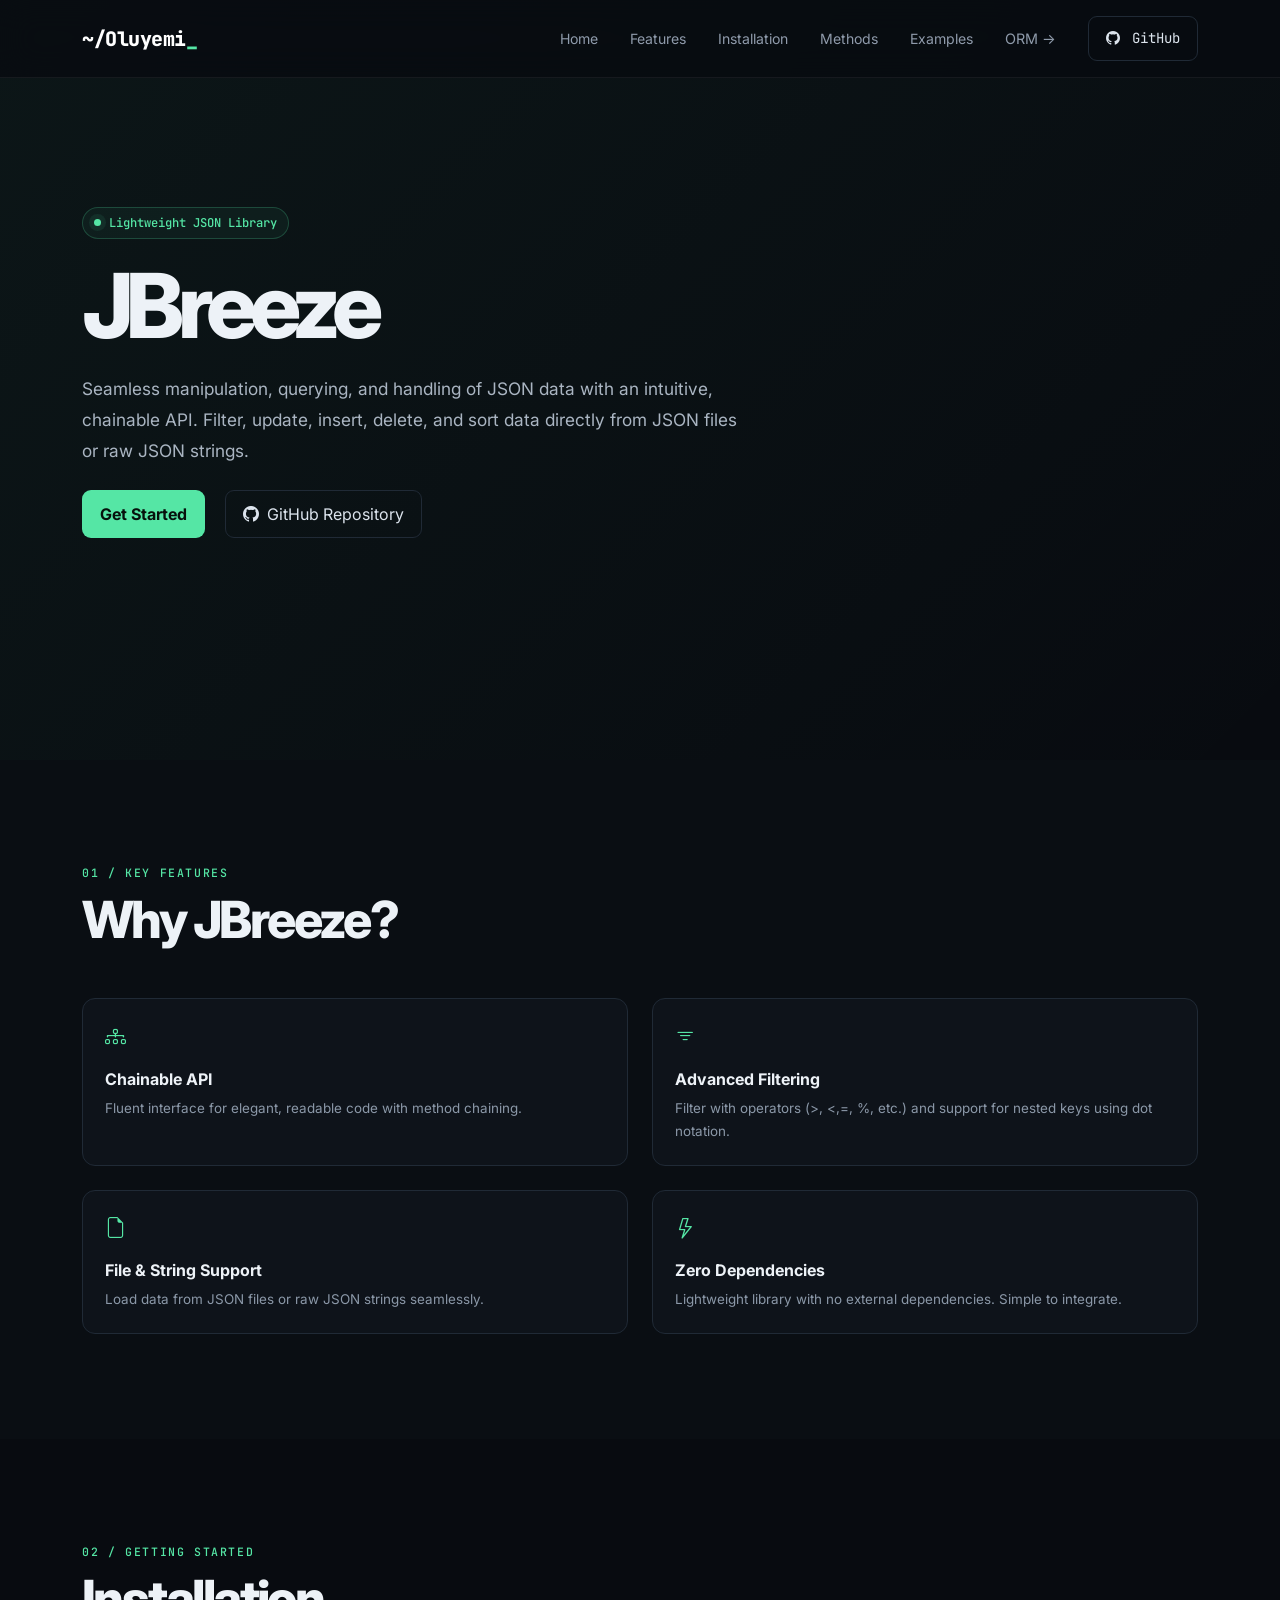
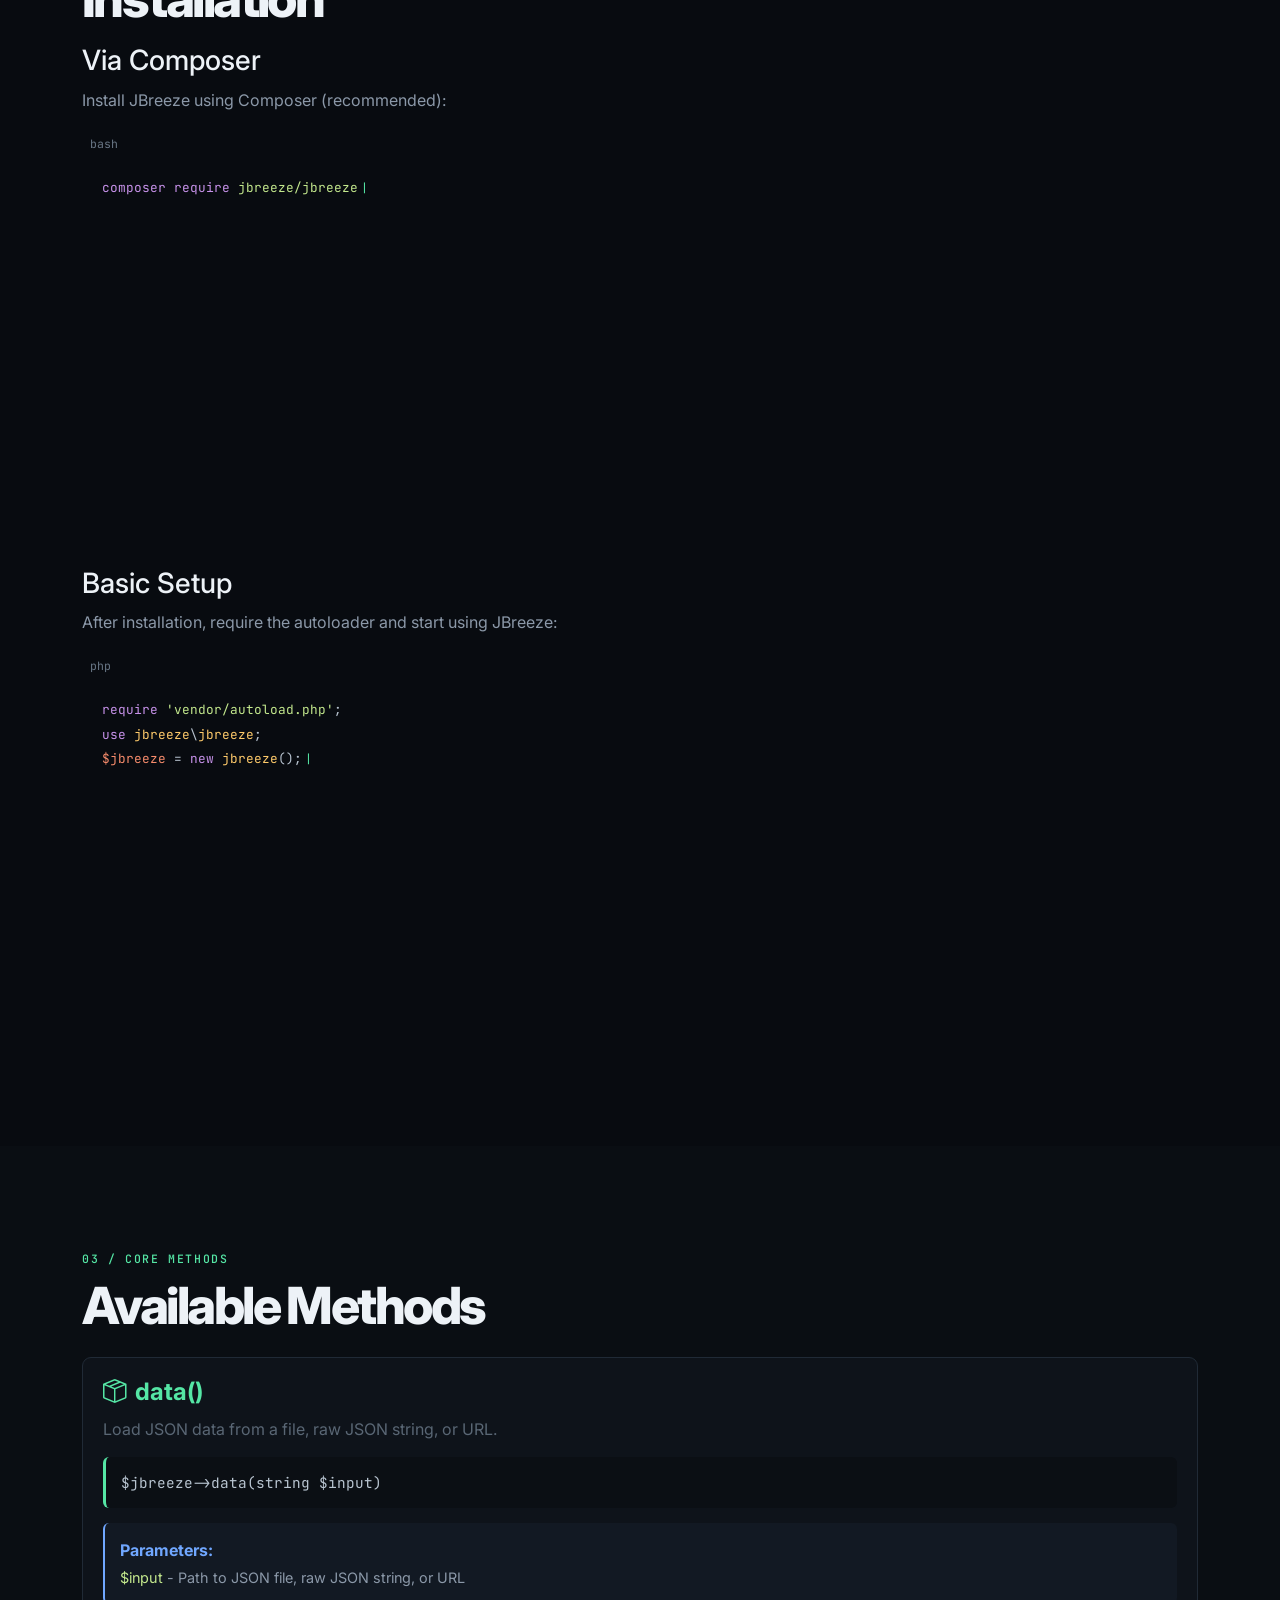
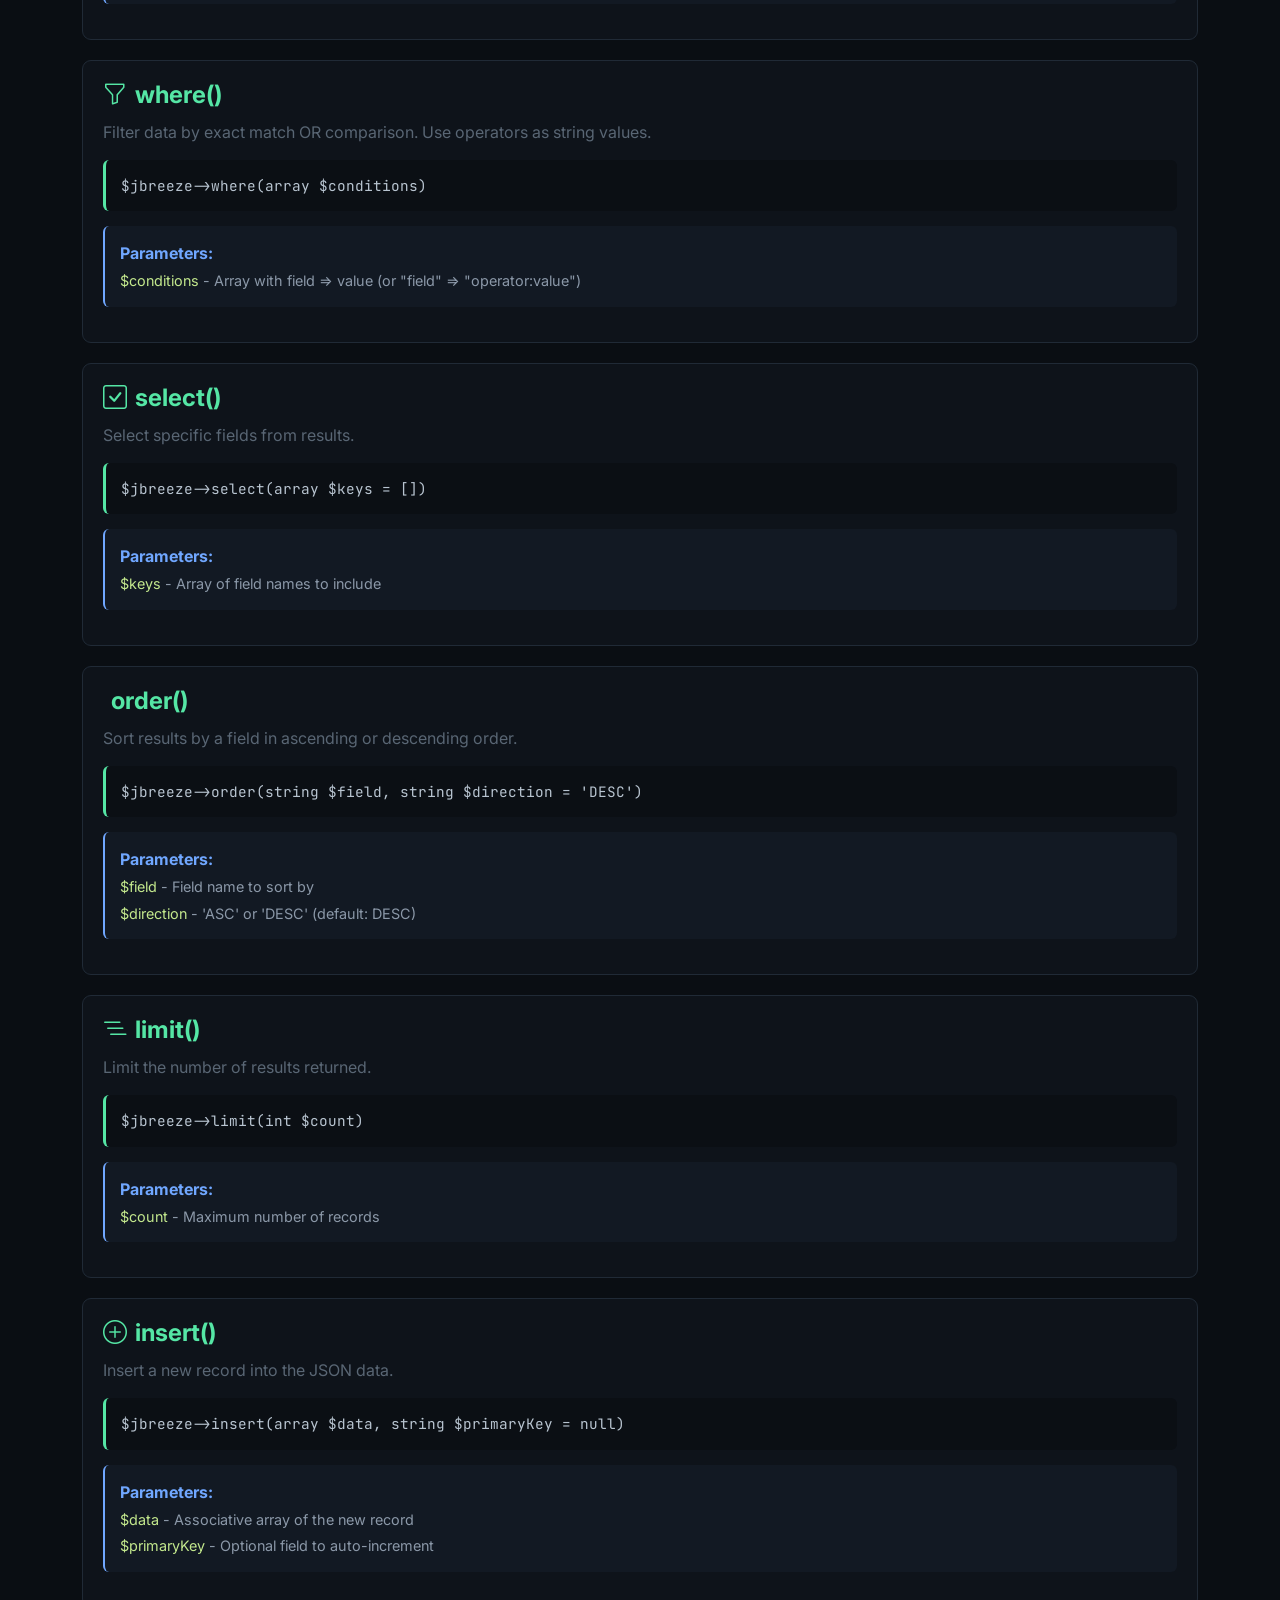
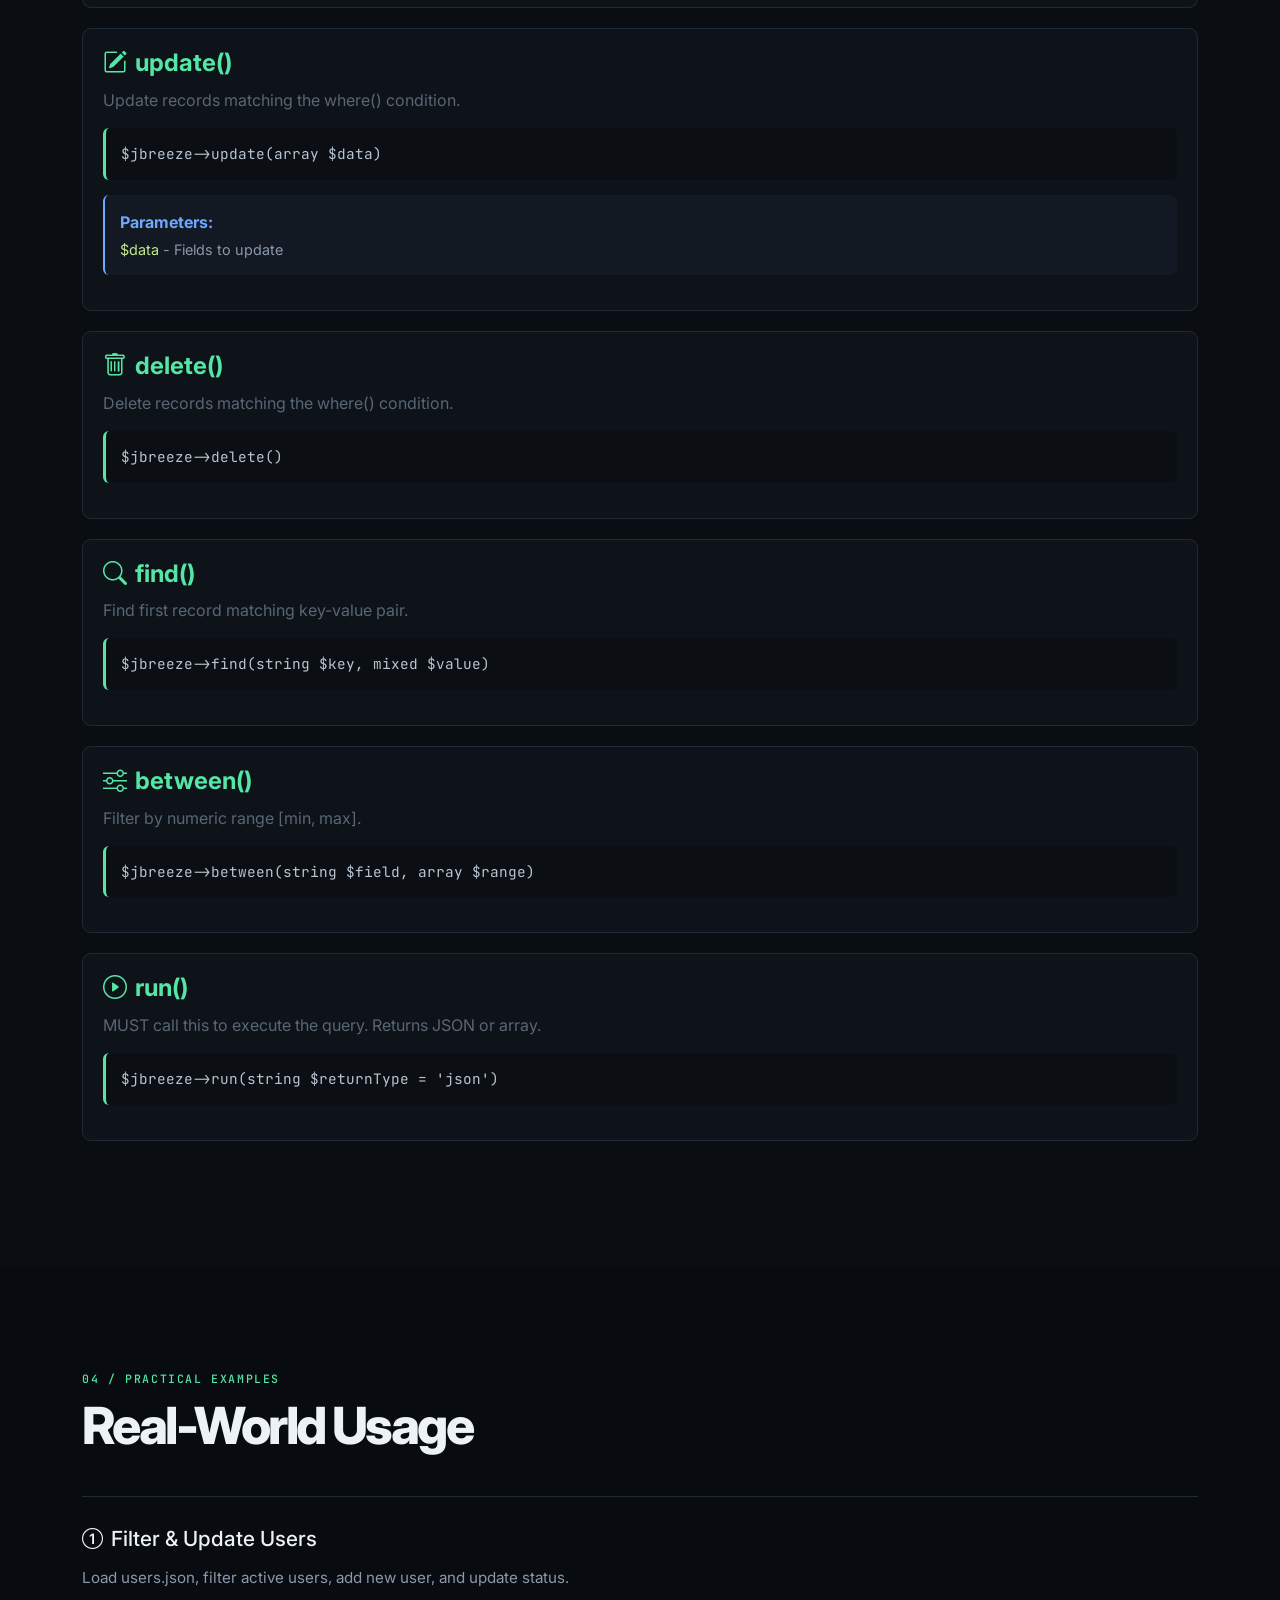
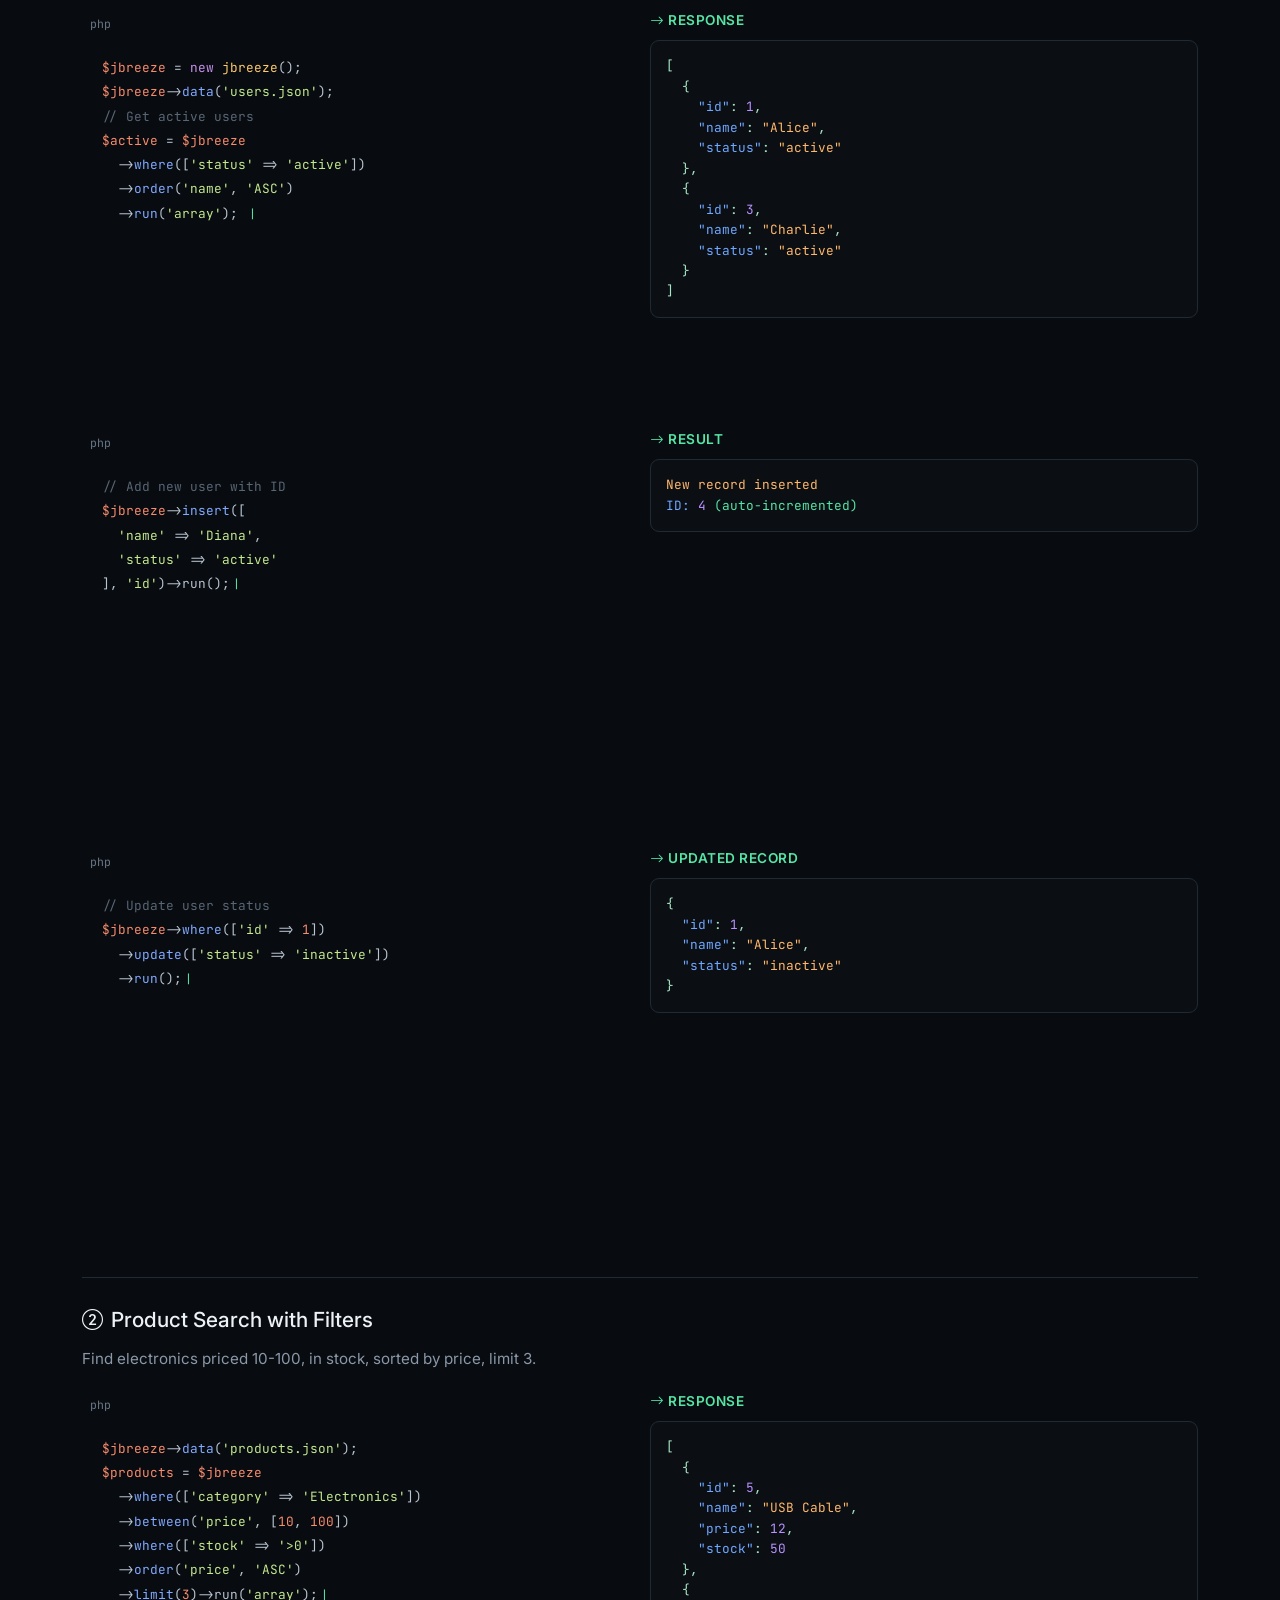
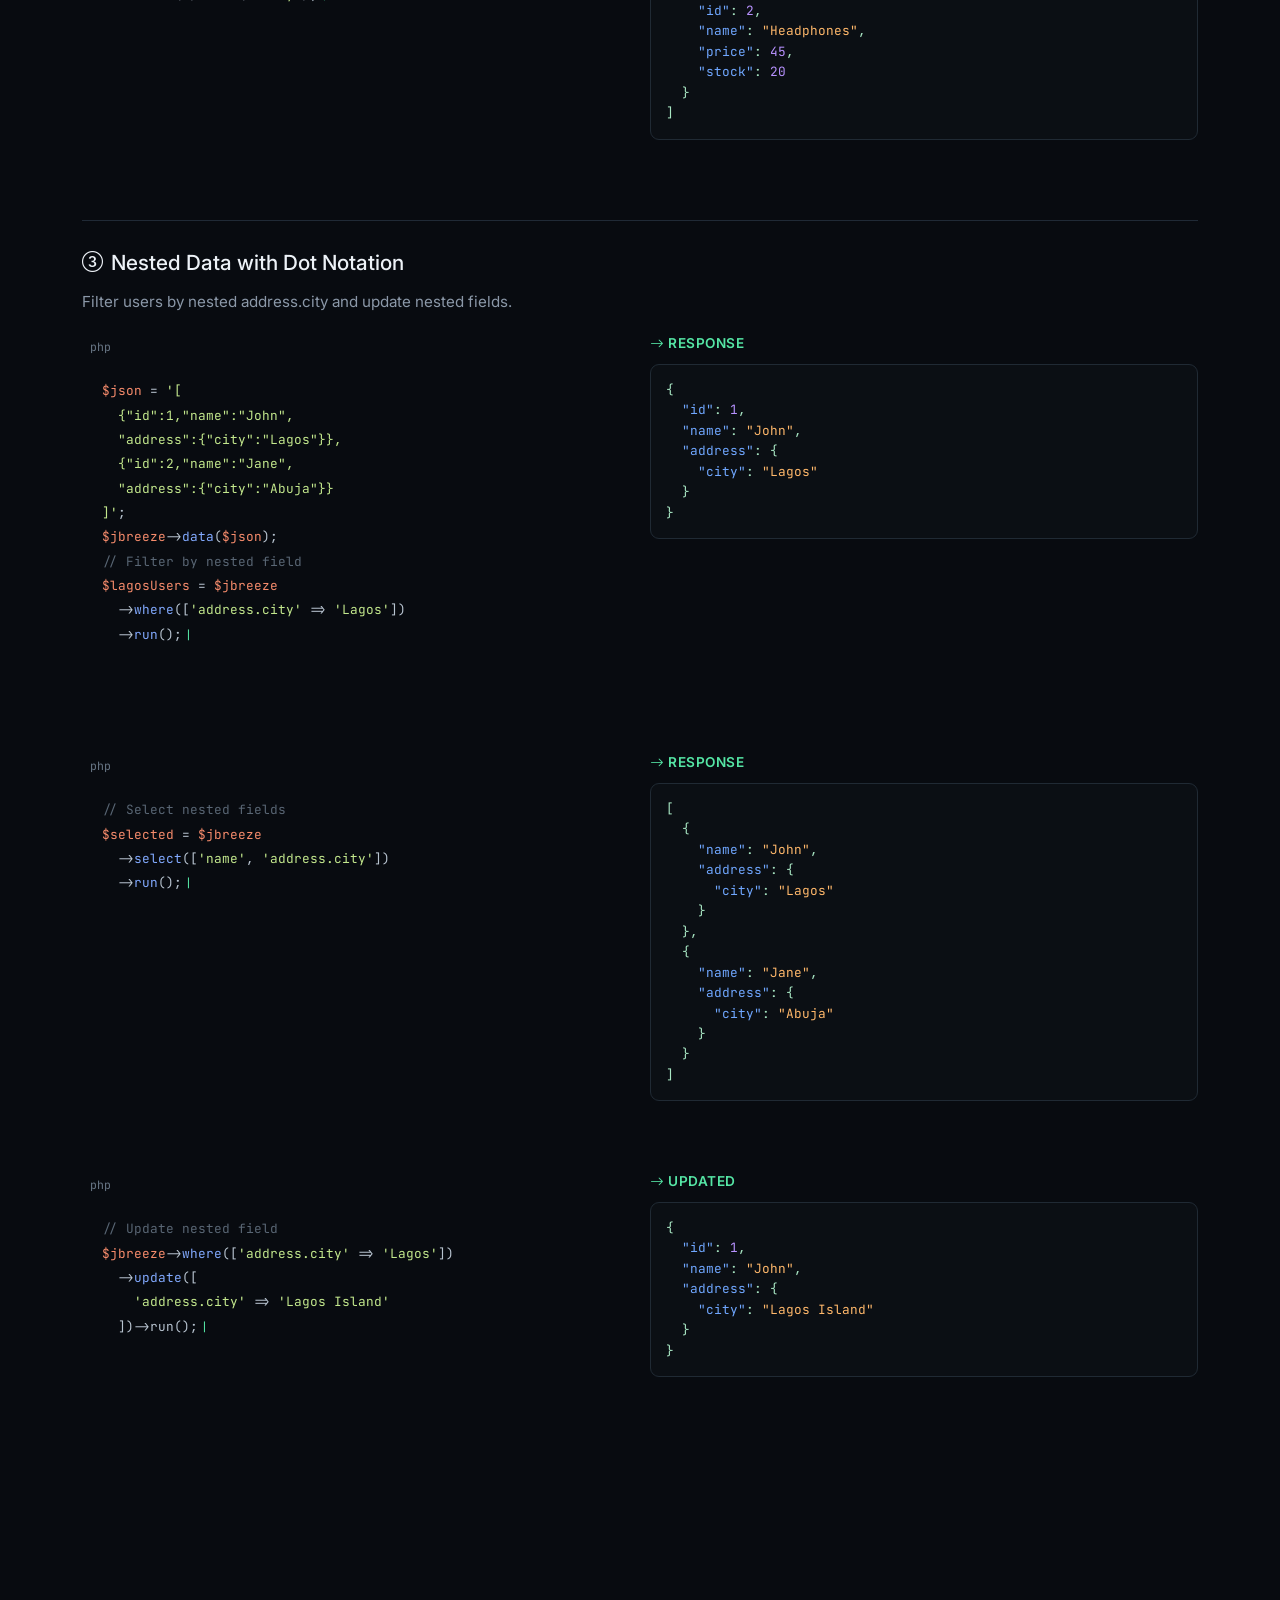
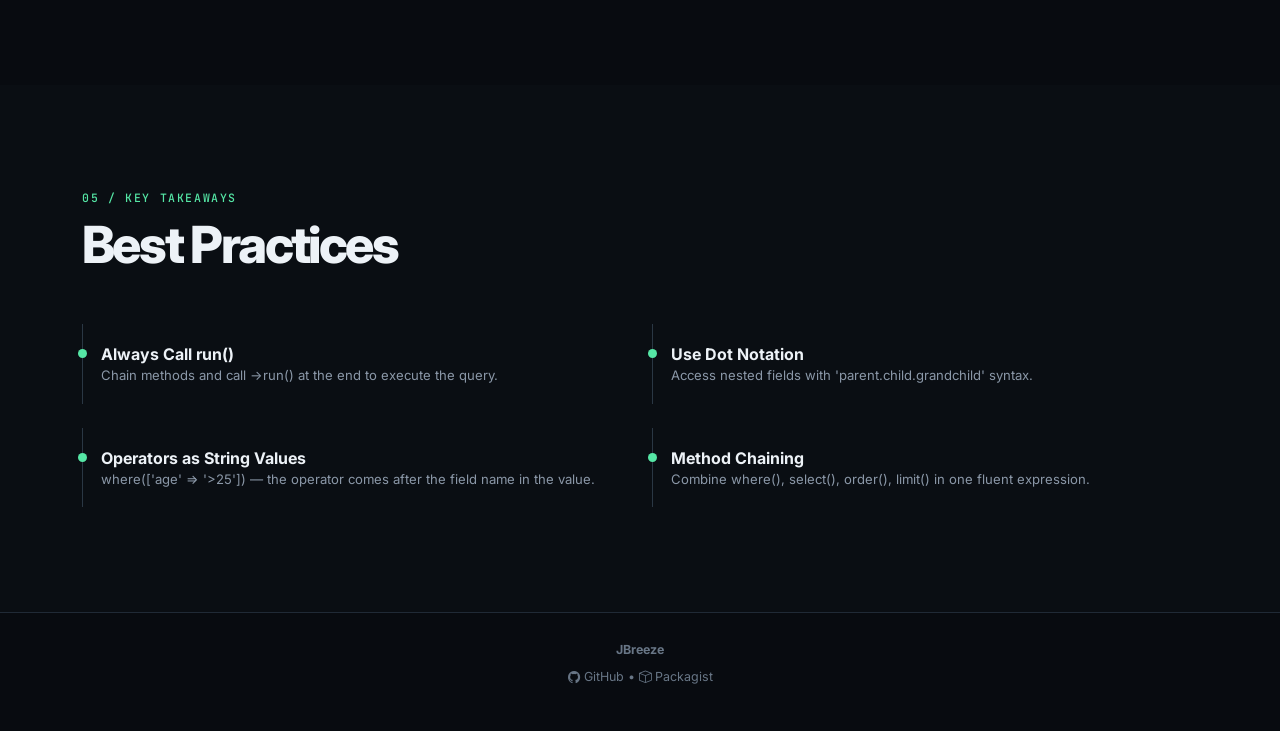
<file: jbreeze-tutorial.html>
<!DOCTYPE html>
<html lang="en">

<head>
    <meta charset="UTF-8">
    <meta name="viewport" content="width=device-width, initial-scale=1.0, viewport-fit=cover">
    <title>JBreeze Tutorial - JSON Querying Library</title>
    <link href="https://avatars.githubusercontent.com/u/76886811?v=4" rel="icon" type="image/x-icon">
    <link href="https://cdn.jsdelivr.net/npm/bootstrap@5.3.3/dist/css/bootstrap.min.css" rel="stylesheet">
    <link href="https://cdn.jsdelivr.net/npm/bootstrap-icons@1.11.3/font/bootstrap-icons.css" rel="stylesheet">
    <link
        href="https://fonts.googleapis.com/css2?family=Inter:wght@400;500;600;700;800&family=JetBrains+Mono:wght@400;500;600&display=swap"
        rel="stylesheet">
    <link href="css/style.css" rel="stylesheet">
    <style>
        /* JBreeze Page Specific Styles */
        .hero.jbreeze-hero {
            background: linear-gradient(135deg, rgba(85, 230, 165, 0.05) 0%, transparent 100%);
        }

        .method-card {
            background: var(--surface);
            border: 1px solid var(--line);
            border-radius: 9px;
            padding: 20px;
            margin: 20px 0;
            transition: all 0.25s ease;
        }

        .method-card:hover {
            border-color: #354352;
            transform: translateY(-2px);
        }

        .method-card h4 {
            color: var(--green);
            margin-bottom: 10px;
            font-weight: 700;
        }

        .method-signature {
            background: #0b0f14;
            border-left: 3px solid var(--green);
            padding: 15px;
            margin: 15px 0;
            border-radius: 6px;
            font-family: "JetBrains Mono", monospace;
            font-size: 0.9rem;
            color: #b8c4d0;
            overflow-x: auto;
        }

        .parameter-list {
            background: var(--surface-2);
            border-left: 2px solid var(--blue);
            padding: 15px;
            margin: 15px 0;
            border-radius: 6px;
        }

        .parameter-list strong {
            color: var(--blue);
            display: block;
            margin-top: 10px;
        }

        .parameter-list strong:first-child {
            margin-top: 0;
        }

        .parameter-list p {
            margin: 5px 0 0 0;
            color: var(--muted);
            font-size: 0.9rem;
        }

        /* Code Example with Response */
        .code-with-response {
            display: grid;
            grid-template-columns: 1fr 1fr;
            gap: 20px;
            margin: 20px 0;
        }

        .code-example-side,
        .code-response-side {
            display: flex;
            flex-direction: column;
        }

        .code-example-side .code-block,
        .code-response-side .code-block {
            margin: 0;
            flex: 1;
        }

        .response-label {
            color: var(--green);
            font-size: 0.85rem;
            font-weight: 600;
            margin-bottom: 10px;
            text-transform: uppercase;
            letter-spacing: 0.5px;
        }

        .response-output {
            background: #0b0f14;
            border: 1px solid #202a34;
            border-radius: 9px;
            padding: 15px;
            font-family: "JetBrains Mono", monospace;
            font-size: 0.8rem;
            color: #a8e6c3;
            line-height: 1.6;
            overflow-x: auto;
            max-height: 400px;
        }

        .response-output .json-key {
            color: #70a7ff;
        }

        .response-output .json-string {
            color: #ffb86b;
        }

        .response-output .json-number {
            color: #b892ff;
        }

        .response-output .json-bool {
            color: #55e6a5;
        }

        @media (max-width: 992px) {
            .code-with-response {
                grid-template-columns: 1fr;
            }
        }

        .example-section {
            margin-top: 40px;
            padding-top: 30px;
            border-top: 1px solid var(--line);
        }

        .example-section h3 {
            font-size: 1.3rem;
            margin-bottom: 15px;
            color: var(--text);
        }

        .example-section p {
            color: var(--muted);
            margin-bottom: 20px;
            font-size: 0.95rem;
        }
    </style>
</head>

<body>
    <!-- Navbar (Reused from portfolio) -->
    <nav class="navbar navbar-expand-md fixed-top">
        <div class="container py-2">
            <a class="navbar-brand mono" href="index.html">~/Oluyemi<span class="brand-dot">_</span></a>
            <button class="navbar-toggler border-0 shadow-none" type="button" data-bs-toggle="collapse"
                data-bs-target="#nav">
                <i class="bi bi-list text-white fs-4"></i>
            </button>
            <div class="collapse navbar-collapse" id="nav">
                <ul class="navbar-nav ms-auto align-items-md-center gap-md-3">
                    <li><a class="nav-link" href="index.html">Home</a></li>
                    <li><a class="nav-link" href="#features">Features</a></li>
                    <li><a class="nav-link" href="#installation">Installation</a></li>
                    <li><a class="nav-link" href="#methods">Methods</a></li>
                    <li><a class="nav-link" href="#examples">Examples</a></li>
                    <li><a class="nav-link" href="jbreeze-orm-tutorial.html" style="color: #b892ff; font-size: 0.9rem;">ORM →</a></li>
                    <li><a class="btn btn-sm btn-ghost mono ms-md-2" href="https://github.com/israel-007/JBreeze" target="_blank">
                        <i class="bi bi-github me-1"></i> GitHub</a>
                    </li>
                </ul>
            </div>
        </div>
    </nav>

    <!-- Hero Section -->
    <section class="hero jbreeze-hero grid-bg">
        <div class="container">
            <div class="row align-items-center">
                <div class="col-lg-8">
                    <div class="eyebrow">
                        <span class="pulse"></span>
                        Lightweight JSON Library
                    </div>
                    <h1>JBreeze</h1>
                    <p class="hero-copy">
                        Seamless manipulation, querying, and handling of JSON data with an intuitive, chainable API.
                        Filter, update, insert, delete, and sort data directly from JSON files or raw JSON strings.
                    </p>
                    <div class="mt-4">
                        <a href="#installation" class="btn btn-code me-3">Get Started</a>
                        <a href="https://github.com/israel-007/JBreeze" class="btn btn-ghost" target="_blank">
                            <i class="bi bi-github me-1"></i> GitHub Repository
                        </a>
                    </div>
                </div>
            </div>
        </div>
    </section>

    <!-- Main Content -->
    <main>
        <!-- Features Section -->
        <section id="features" style="background:#0a0e13">
            <div class="container">
                <div class="section-label">01 / Key Features</div>
                <h2 class="section-title">Why JBreeze?</h2>

                <div class="row g-4 mt-4">
                    <div class="col-lg-6">
                        <div class="stack-card">
                            <div class="stack-icon"><i class="bi bi-diagram-3"></i></div>
                            <h6>Chainable API</h6>
                            <p>Fluent interface for elegant, readable code with method chaining.</p>
                        </div>
                    </div>
                    <div class="col-lg-6">
                        <div class="stack-card">
                            <div class="stack-icon"><i class="bi bi-filter"></i></div>
                            <h6>Advanced Filtering</h6>
                            <p>Filter with operators (>, <,=, %, etc.) and support for nested keys using dot
                                    notation.</p>
                        </div>
                    </div>
                    <div class="col-lg-6">
                        <div class="stack-card">
                            <div class="stack-icon"><i class="bi bi-file-earmark"></i></div>
                            <h6>File & String Support</h6>
                            <p>Load data from JSON files or raw JSON strings seamlessly.</p>
                        </div>
                    </div>
                    <div class="col-lg-6">
                        <div class="stack-card">
                            <div class="stack-icon"><i class="bi bi-lightning"></i></div>
                            <h6>Zero Dependencies</h6>
                            <p>Lightweight library with no external dependencies. Simple to integrate.</p>
                        </div>
                    </div>
                </div>
            </div>
        </section>

        <!-- Installation Section -->
        <section id="installation">
            <div class="container">
                <div class="section-label">02 / Getting Started</div>
                <h2 class="section-title">Installation</h2>

                <h3>Via Composer</h3>
                <p class="section-desc">Install JBreeze using Composer (recommended):</p>

                <div class="code-block">
                    <div class="code-header">
                        <span class="window-dot"></span><span class="window-dot"></span><span class="window-dot"></span>
                        <span class="window-title">bash</span>
                    </div>
                    <div class="code-body">
                        <div><span class="kw">composer require</span> <span class="str">jbreeze/jbreeze</span></div>
                    </div>
                </div>

                <h3 class="mt-5">Basic Setup</h3>
                <p class="section-desc">After installation, require the autoloader and start using JBreeze:</p>

                <div class="code-block">
                    <div class="code-header">
                        <span class="window-dot"></span><span class="window-dot"></span><span class="window-dot"></span>
                        <span class="window-title">php</span>
                    </div>
                    <div class="code-body">
                        <div><span class="kw">require</span> <span class="str">'vendor/autoload.php'</span>;</div>
                        <div></div>
                        <div><span class="kw">use</span> <span class="type">jbreeze</span>\<span
                                class="type">jbreeze</span>;</div>
                        <div></div>
                        <div><span class="var">$jbreeze</span> = <span class="kw">new</span> <span
                                class="type">jbreeze</span>();</div>
                    </div>
                </div>
            </div>
        </section>

        <!-- Methods Section -->
        <section id="methods" style="background:#0a0e13">
            <div class="container">
                <div class="section-label">03 / Core Methods</div>
                <h2 class="section-title">Available Methods</h2>

                <!-- data() -->
                <div class="method-card">
                    <h4><i class="bi bi-box-seam me-2"></i>data()</h4>
                    <p class="comment">Load JSON data from a file, raw JSON string, or URL.</p>
                    <div class="method-signature">$jbreeze->data(string $input)</div>
                    <div class="parameter-list">
                        <strong>Parameters:</strong>
                        <p><span class="str">$input</span> - Path to JSON file, raw JSON string, or URL</p>
                    </div>
                </div>

                <!-- where() - CORRECTED -->
                <div class="method-card">
                    <h4><i class="bi bi-funnel me-2"></i>where()</h4>
                    <p class="comment">Filter data by exact match OR comparison. Use operators as string values.</p>
                    <div class="method-signature">$jbreeze->where(array $conditions)</div>
                    <div class="parameter-list">
                        <strong>Parameters:</strong>
                        <p><span class="str">$conditions</span> - Array with field => value (or "field" =>
                            "operator:value")</p>
                    </div>
                </div>

                <!-- select() -->
                <div class="method-card">
                    <h4><i class="bi bi-check-square me-2"></i>select()</h4>
                    <p class="comment">Select specific fields from results.</p>
                    <div class="method-signature">$jbreeze->select(array $keys = [])</div>
                    <div class="parameter-list">
                        <strong>Parameters:</strong>
                        <p><span class="str">$keys</span> - Array of field names to include</p>
                    </div>
                </div>

                <!-- order() -->
                <div class="method-card">
                    <h4><i class="bi bi-arrow-up-down me-2"></i>order()</h4>
                    <p class="comment">Sort results by a field in ascending or descending order.</p>
                    <div class="method-signature">$jbreeze->order(string $field, string $direction = 'DESC')</div>
                    <div class="parameter-list">
                        <strong>Parameters:</strong>
                        <p><span class="str">$field</span> - Field name to sort by</p>
                        <p><span class="str">$direction</span> - 'ASC' or 'DESC' (default: DESC)</p>
                    </div>
                </div>

                <!-- limit() -->
                <div class="method-card">
                    <h4><i class="bi bi-list-nested me-2"></i>limit()</h4>
                    <p class="comment">Limit the number of results returned.</p>
                    <div class="method-signature">$jbreeze->limit(int $count)</div>
                    <div class="parameter-list">
                        <strong>Parameters:</strong>
                        <p><span class="str">$count</span> - Maximum number of records</p>
                    </div>
                </div>

                <!-- insert() -->
                <div class="method-card">
                    <h4><i class="bi bi-plus-circle me-2"></i>insert()</h4>
                    <p class="comment">Insert a new record into the JSON data.</p>
                    <div class="method-signature">$jbreeze->insert(array $data, string $primaryKey = null)</div>
                    <div class="parameter-list">
                        <strong>Parameters:</strong>
                        <p><span class="str">$data</span> - Associative array of the new record</p>
                        <p><span class="str">$primaryKey</span> - Optional field to auto-increment</p>
                    </div>
                </div>

                <!-- update() -->
                <div class="method-card">
                    <h4><i class="bi bi-pencil-square me-2"></i>update()</h4>
                    <p class="comment">Update records matching the where() condition.</p>
                    <div class="method-signature">$jbreeze->update(array $data)</div>
                    <div class="parameter-list">
                        <strong>Parameters:</strong>
                        <p><span class="str">$data</span> - Fields to update</p>
                    </div>
                </div>

                <!-- delete() -->
                <div class="method-card">
                    <h4><i class="bi bi-trash me-2"></i>delete()</h4>
                    <p class="comment">Delete records matching the where() condition.</p>
                    <div class="method-signature">$jbreeze->delete()</div>
                </div>

                <!-- find() -->
                <div class="method-card">
                    <h4><i class="bi bi-search me-2"></i>find()</h4>
                    <p class="comment">Find first record matching key-value pair.</p>
                    <div class="method-signature">$jbreeze->find(string $key, mixed $value)</div>
                </div>

                <!-- between() -->
                <div class="method-card">
                    <h4><i class="bi bi-sliders me-2"></i>between()</h4>
                    <p class="comment">Filter by numeric range [min, max].</p>
                    <div class="method-signature">$jbreeze->between(string $field, array $range)</div>
                </div>

                <!-- run() -->
                <div class="method-card">
                    <h4><i class="bi bi-play-circle me-2"></i>run()</h4>
                    <p class="comment">MUST call this to execute the query. Returns JSON or array.</p>
                    <div class="method-signature">$jbreeze->run(string $returnType = 'json')</div>
                </div>
            </div>
        </section>

        <!-- Examples Section -->
        <section id="examples">
            <div class="container">
                <div class="section-label">04 / Practical Examples</div>
                <h2 class="section-title">Real-World Usage</h2>

                <!-- Example 1: Filter & Update Users -->
                <div class="example-section">
                    <h3><i class="bi bi-1-circle me-2"></i>Filter & Update Users</h3>
                    <p>Load users.json, filter active users, add new user, and update status.</p>

                    <div class="code-with-response">
                        <div class="code-example-side">
                            <div class="code-block">
                                <div class="code-header"><span class="window-dot"></span><span
                                        class="window-dot"></span><span class="window-dot"></span><span
                                        class="window-title">php</span></div>
                                <div class="code-body">
                                    <div><span class="var">$jbreeze</span> = <span class="kw">new</span> <span
                                            class="type">jbreeze</span>();</div>
                                    <div><span class="var">$jbreeze</span>-><span class="fn">data</span>(<span
                                            class="str">'users.json'</span>);</div>
                                    <div></div>
                                    <div><span class="comment">// Get active users</span></div>
                                    <div><span class="var">$active</span> = <span class="var">$jbreeze</span></div>
                                    <div>&nbsp;&nbsp;-><span class="fn">where</span>([<span class="str">'status'</span>
                                        => <span class="str">'active'</span>])</div>
                                    <div>&nbsp;&nbsp;-><span class="fn">order</span>(<span class="str">'name'</span>,
                                        <span class="str">'ASC'</span>)</div>
                                    <div>&nbsp;&nbsp;-><span class="fn">run</span>(<span class="str">'array'</span>);
                                    </div>
                                </div>
                            </div>
                        </div>
                        <div class="code-response-side">
                            <div class="response-label"><i class="bi bi-arrow-right"></i> Response</div>
                            <div class="response-output">
                                [<br>
                                &nbsp;&nbsp;{<br>
                                &nbsp;&nbsp;&nbsp;&nbsp;<span class="json-key">"id"</span>: <span
                                    class="json-number">1</span>,<br>
                                &nbsp;&nbsp;&nbsp;&nbsp;<span class="json-key">"name"</span>: <span
                                    class="json-string">"Alice"</span>,<br>
                                &nbsp;&nbsp;&nbsp;&nbsp;<span class="json-key">"status"</span>: <span
                                    class="json-string">"active"</span><br>
                                &nbsp;&nbsp;},<br>
                                &nbsp;&nbsp;{<br>
                                &nbsp;&nbsp;&nbsp;&nbsp;<span class="json-key">"id"</span>: <span
                                    class="json-number">3</span>,<br>
                                &nbsp;&nbsp;&nbsp;&nbsp;<span class="json-key">"name"</span>: <span
                                    class="json-string">"Charlie"</span>,<br>
                                &nbsp;&nbsp;&nbsp;&nbsp;<span class="json-key">"status"</span>: <span
                                    class="json-string">"active"</span><br>
                                &nbsp;&nbsp;}<br>
                                ]
                            </div>
                        </div>
                    </div>

                    <div class="code-with-response" style="margin-top: 30px;">
                        <div class="code-example-side">
                            <div class="code-block">
                                <div class="code-header"><span class="window-dot"></span><span
                                        class="window-dot"></span><span class="window-dot"></span><span
                                        class="window-title">php</span></div>
                                <div class="code-body">
                                    <div><span class="comment">// Add new user with ID</span></div>
                                    <div><span class="var">$jbreeze</span>-><span class="fn">insert</span>([</div>
                                    <div>&nbsp;&nbsp;<span class="str">'name'</span> => <span
                                            class="str">'Diana'</span>,</div>
                                    <div>&nbsp;&nbsp;<span class="str">'status'</span> => <span
                                            class="str">'active'</span></div>
                                    <div>], <span class="str">'id'</span>)->run();</div>
                                </div>
                            </div>
                        </div>
                        <div class="code-response-side">
                            <div class="response-label"><i class="bi bi-arrow-right"></i> Result</div>
                            <div class="response-output">
                                <span class="json-string">New record inserted</span><br>
                                <span class="json-key">ID:</span> <span class="json-number">4</span> <span
                                    class="json-bool">(auto-incremented)</span>
                            </div>
                        </div>
                    </div>

                    <div class="code-with-response" style="margin-top: 30px;">
                        <div class="code-example-side">
                            <div class="code-block">
                                <div class="code-header"><span class="window-dot"></span><span
                                        class="window-dot"></span><span class="window-dot"></span><span
                                        class="window-title">php</span></div>
                                <div class="code-body">
                                    <div><span class="comment">// Update user status</span></div>
                                    <div><span class="var">$jbreeze</span>-><span class="fn">where</span>([<span
                                            class="str">'id'</span> => <span class="num">1</span>])</div>
                                    <div>&nbsp;&nbsp;-><span class="fn">update</span>([<span class="str">'status'</span>
                                        => <span class="str">'inactive'</span>])</div>
                                    <div>&nbsp;&nbsp;-><span class="fn">run</span>();</div>
                                </div>
                            </div>
                        </div>
                        <div class="code-response-side">
                            <div class="response-label"><i class="bi bi-arrow-right"></i> Updated Record</div>
                            <div class="response-output">
                                {<br>
                                &nbsp;&nbsp;<span class="json-key">"id"</span>: <span class="json-number">1</span>,<br>
                                &nbsp;&nbsp;<span class="json-key">"name"</span>: <span
                                    class="json-string">"Alice"</span>,<br>
                                &nbsp;&nbsp;<span class="json-key">"status"</span>: <span
                                    class="json-string">"inactive"</span><br>
                                }
                            </div>
                        </div>
                    </div>
                </div>

                <!-- Example 2: Product Search -->
                <div class="example-section">
                    <h3><i class="bi bi-2-circle me-2"></i>Product Search with Filters</h3>
                    <p>Find electronics priced 10-100, in stock, sorted by price, limit 3.</p>

                    <div class="code-with-response">
                        <div class="code-example-side">
                            <div class="code-block">
                                <div class="code-header"><span class="window-dot"></span><span
                                        class="window-dot"></span><span class="window-dot"></span><span
                                        class="window-title">php</span></div>
                                <div class="code-body">
                                    <div><span class="var">$jbreeze</span>-><span class="fn">data</span>(<span
                                            class="str">'products.json'</span>);</div>
                                    <div></div>
                                    <div><span class="var">$products</span> = <span class="var">$jbreeze</span></div>
                                    <div>&nbsp;&nbsp;-><span class="fn">where</span>([<span
                                            class="str">'category'</span> => <span class="str">'Electronics'</span>])
                                    </div>
                                    <div>&nbsp;&nbsp;-><span class="fn">between</span>(<span class="str">'price'</span>,
                                        [<span class="num">10</span>, <span class="num">100</span>])</div>
                                    <div>&nbsp;&nbsp;-><span class="fn">where</span>([<span class="str">'stock'</span>
                                        => <span class="str">'>0'</span>])</div>
                                    <div>&nbsp;&nbsp;-><span class="fn">order</span>(<span class="str">'price'</span>,
                                        <span class="str">'ASC'</span>)</div>
                                    <div>&nbsp;&nbsp;-><span class="fn">limit</span>(<span
                                            class="num">3</span>)->run(<span class="str">'array'</span>);</div>
                                </div>
                            </div>
                        </div>
                        <div class="code-response-side">
                            <div class="response-label"><i class="bi bi-arrow-right"></i> Response</div>
                            <div class="response-output">
                                [<br>
                                &nbsp;&nbsp;{<br>
                                &nbsp;&nbsp;&nbsp;&nbsp;<span class="json-key">"id"</span>: <span
                                    class="json-number">5</span>,<br>
                                &nbsp;&nbsp;&nbsp;&nbsp;<span class="json-key">"name"</span>: <span
                                    class="json-string">"USB Cable"</span>,<br>
                                &nbsp;&nbsp;&nbsp;&nbsp;<span class="json-key">"price"</span>: <span
                                    class="json-number">12</span>,<br>
                                &nbsp;&nbsp;&nbsp;&nbsp;<span class="json-key">"stock"</span>: <span
                                    class="json-number">50</span><br>
                                &nbsp;&nbsp;},<br>
                                &nbsp;&nbsp;{<br>
                                &nbsp;&nbsp;&nbsp;&nbsp;<span class="json-key">"id"</span>: <span
                                    class="json-number">2</span>,<br>
                                &nbsp;&nbsp;&nbsp;&nbsp;<span class="json-key">"name"</span>: <span
                                    class="json-string">"Headphones"</span>,<br>
                                &nbsp;&nbsp;&nbsp;&nbsp;<span class="json-key">"price"</span>: <span
                                    class="json-number">45</span>,<br>
                                &nbsp;&nbsp;&nbsp;&nbsp;<span class="json-key">"stock"</span>: <span
                                    class="json-number">20</span><br>
                                &nbsp;&nbsp;}<br>
                                ]
                            </div>
                        </div>
                    </div>
                </div>

                <!-- Example 3: Nested Data -->
                <div class="example-section">
                    <h3><i class="bi bi-3-circle me-2"></i>Nested Data with Dot Notation</h3>
                    <p>Filter users by nested address.city and update nested fields.</p>

                    <div class="code-with-response">
                        <div class="code-example-side">
                            <div class="code-block">
                                <div class="code-header"><span class="window-dot"></span><span
                                        class="window-dot"></span><span class="window-dot"></span><span
                                        class="window-title">php</span></div>
                                <div class="code-body">
                                    <div><span class="var">$json</span> = <span class="str">'[</span></div>
                                    <div><span class="str">&nbsp;&nbsp;{"id":1,"name":"John",</span></div>
                                    <div><span class="str">&nbsp;&nbsp;"address":{"city":"Lagos"}},</span></div>
                                    <div><span class="str">&nbsp;&nbsp;{"id":2,"name":"Jane",</span></div>
                                    <div><span class="str">&nbsp;&nbsp;"address":{"city":"Abuja"}}</span></div>
                                    <div><span class="str">]'</span>;</div>
                                    <div></div>
                                    <div><span class="var">$jbreeze</span>-><span class="fn">data</span>(<span
                                            class="var">$json</span>);</div>
                                    <div></div>
                                    <div><span class="comment">// Filter by nested field</span></div>
                                    <div><span class="var">$lagosUsers</span> = <span class="var">$jbreeze</span></div>
                                    <div>&nbsp;&nbsp;-><span class="fn">where</span>([<span
                                            class="str">'address.city'</span> => <span class="str">'Lagos'</span>])
                                    </div>
                                    <div>&nbsp;&nbsp;-><span class="fn">run</span>();</div>
                                </div>
                            </div>
                        </div>
                        <div class="code-response-side">
                            <div class="response-label"><i class="bi bi-arrow-right"></i> Response</div>
                            <div class="response-output">
                                {<br>
                                &nbsp;&nbsp;<span class="json-key">"id"</span>: <span class="json-number">1</span>,<br>
                                &nbsp;&nbsp;<span class="json-key">"name"</span>: <span
                                    class="json-string">"John"</span>,<br>
                                &nbsp;&nbsp;<span class="json-key">"address"</span>: {<br>
                                &nbsp;&nbsp;&nbsp;&nbsp;<span class="json-key">"city"</span>: <span
                                    class="json-string">"Lagos"</span><br>
                                &nbsp;&nbsp;}<br>
                                }
                            </div>
                        </div>
                    </div>

                    <div class="code-with-response" style="margin-top: 30px;">
                        <div class="code-example-side">
                            <div class="code-block">
                                <div class="code-header"><span class="window-dot"></span><span
                                        class="window-dot"></span><span class="window-dot"></span><span
                                        class="window-title">php</span></div>
                                <div class="code-body">
                                    <div><span class="comment">// Select nested fields</span></div>
                                    <div><span class="var">$selected</span> = <span class="var">$jbreeze</span></div>
                                    <div>&nbsp;&nbsp;-><span class="fn">select</span>([<span class="str">'name'</span>,
                                        <span class="str">'address.city'</span>])</div>
                                    <div>&nbsp;&nbsp;-><span class="fn">run</span>();</div>
                                </div>
                            </div>
                        </div>
                        <div class="code-response-side">
                            <div class="response-label"><i class="bi bi-arrow-right"></i> Response</div>
                            <div class="response-output">
                                [<br>
                                &nbsp;&nbsp;{<br>
                                &nbsp;&nbsp;&nbsp;&nbsp;<span class="json-key">"name"</span>: <span
                                    class="json-string">"John"</span>,<br>
                                &nbsp;&nbsp;&nbsp;&nbsp;<span class="json-key">"address"</span>: {<br>
                                &nbsp;&nbsp;&nbsp;&nbsp;&nbsp;&nbsp;<span class="json-key">"city"</span>: <span
                                    class="json-string">"Lagos"</span><br>
                                &nbsp;&nbsp;&nbsp;&nbsp;}<br>
                                &nbsp;&nbsp;},<br>
                                &nbsp;&nbsp;{<br>
                                &nbsp;&nbsp;&nbsp;&nbsp;<span class="json-key">"name"</span>: <span
                                    class="json-string">"Jane"</span>,<br>
                                &nbsp;&nbsp;&nbsp;&nbsp;<span class="json-key">"address"</span>: {<br>
                                &nbsp;&nbsp;&nbsp;&nbsp;&nbsp;&nbsp;<span class="json-key">"city"</span>: <span
                                    class="json-string">"Abuja"</span><br>
                                &nbsp;&nbsp;&nbsp;&nbsp;}<br>
                                &nbsp;&nbsp;}<br>
                                ]
                            </div>
                        </div>
                    </div>

                    <div class="code-with-response" style="margin-top: 30px;">
                        <div class="code-example-side">
                            <div class="code-block">
                                <div class="code-header"><span class="window-dot"></span><span
                                        class="window-dot"></span><span class="window-dot"></span><span
                                        class="window-title">php</span></div>
                                <div class="code-body">
                                    <div><span class="comment">// Update nested field</span></div>
                                    <div><span class="var">$jbreeze</span>-><span class="fn">where</span>([<span
                                            class="str">'address.city'</span> => <span class="str">'Lagos'</span>])
                                    </div>
                                    <div>&nbsp;&nbsp;-><span class="fn">update</span>([</div>
                                    <div>&nbsp;&nbsp;&nbsp;&nbsp;<span class="str">'address.city'</span> => <span
                                            class="str">'Lagos Island'</span></div>
                                    <div>&nbsp;&nbsp;])->run();</div>
                                </div>
                            </div>
                        </div>
                        <div class="code-response-side">
                            <div class="response-label"><i class="bi bi-arrow-right"></i> Updated</div>
                            <div class="response-output">
                                {<br>
                                &nbsp;&nbsp;<span class="json-key">"id"</span>: <span class="json-number">1</span>,<br>
                                &nbsp;&nbsp;<span class="json-key">"name"</span>: <span
                                    class="json-string">"John"</span>,<br>
                                &nbsp;&nbsp;<span class="json-key">"address"</span>: {<br>
                                &nbsp;&nbsp;&nbsp;&nbsp;<span class="json-key">"city"</span>: <span
                                    class="json-string">"Lagos Island"</span><br>
                                &nbsp;&nbsp;}<br>
                                }
                            </div>
                        </div>
                    </div>
                </div>
            </div>
        </section>

        <!-- Tips Section -->
        <section id="tips" style="background:#0a0e13">
            <div class="container">
                <div class="section-label">05 / Key Takeaways</div>
                <h2 class="section-title">Best Practices</h2>

                <div class="row g-4 mt-4">
                    <div class="col-lg-6">
                        <div class="arch-step">
                            <strong>Always Call run()</strong>
                            <p>Chain methods and call ->run() at the end to execute the query.</p>
                        </div>
                    </div>
                    <div class="col-lg-6">
                        <div class="arch-step">
                            <strong>Use Dot Notation</strong>
                            <p>Access nested fields with 'parent.child.grandchild' syntax.</p>
                        </div>
                    </div>
                    <div class="col-lg-6">
                        <div class="arch-step">
                            <strong>Operators as String Values</strong>
                            <p>where(['age' => '>25']) — the operator comes after the field name in the value.</p>
                        </div>
                    </div>
                    <div class="col-lg-6">
                        <div class="arch-step">
                            <strong>Method Chaining</strong>
                            <p>Combine where(), select(), order(), limit() in one fluent expression.</p>
                        </div>
                    </div>
                </div>
            </div>
        </section>
    </main>

    <!-- Footer -->
    <footer>
        <div class="container text-center">
            <p class="mb-2"><strong>JBreeze</strong></p>
            <p>
                <a href="https://github.com/israel-007/JBreeze" target="_blank"><i
                        class="bi bi-github me-1"></i>GitHub</a>
                •
                <a href="https://packagist.org/packages/jbreeze/jbreeze" target="_blank"><i
                        class="bi bi-box me-1"></i>Packagist</a>
            </p>
        </div>
    </footer>

    <script src="https://cdn.jsdelivr.net/npm/bootstrap@5.3.3/dist/js/bootstrap.bundle.min.js"></script>
    <script src="js/script.js"></script>
</body>

</html>
</file>
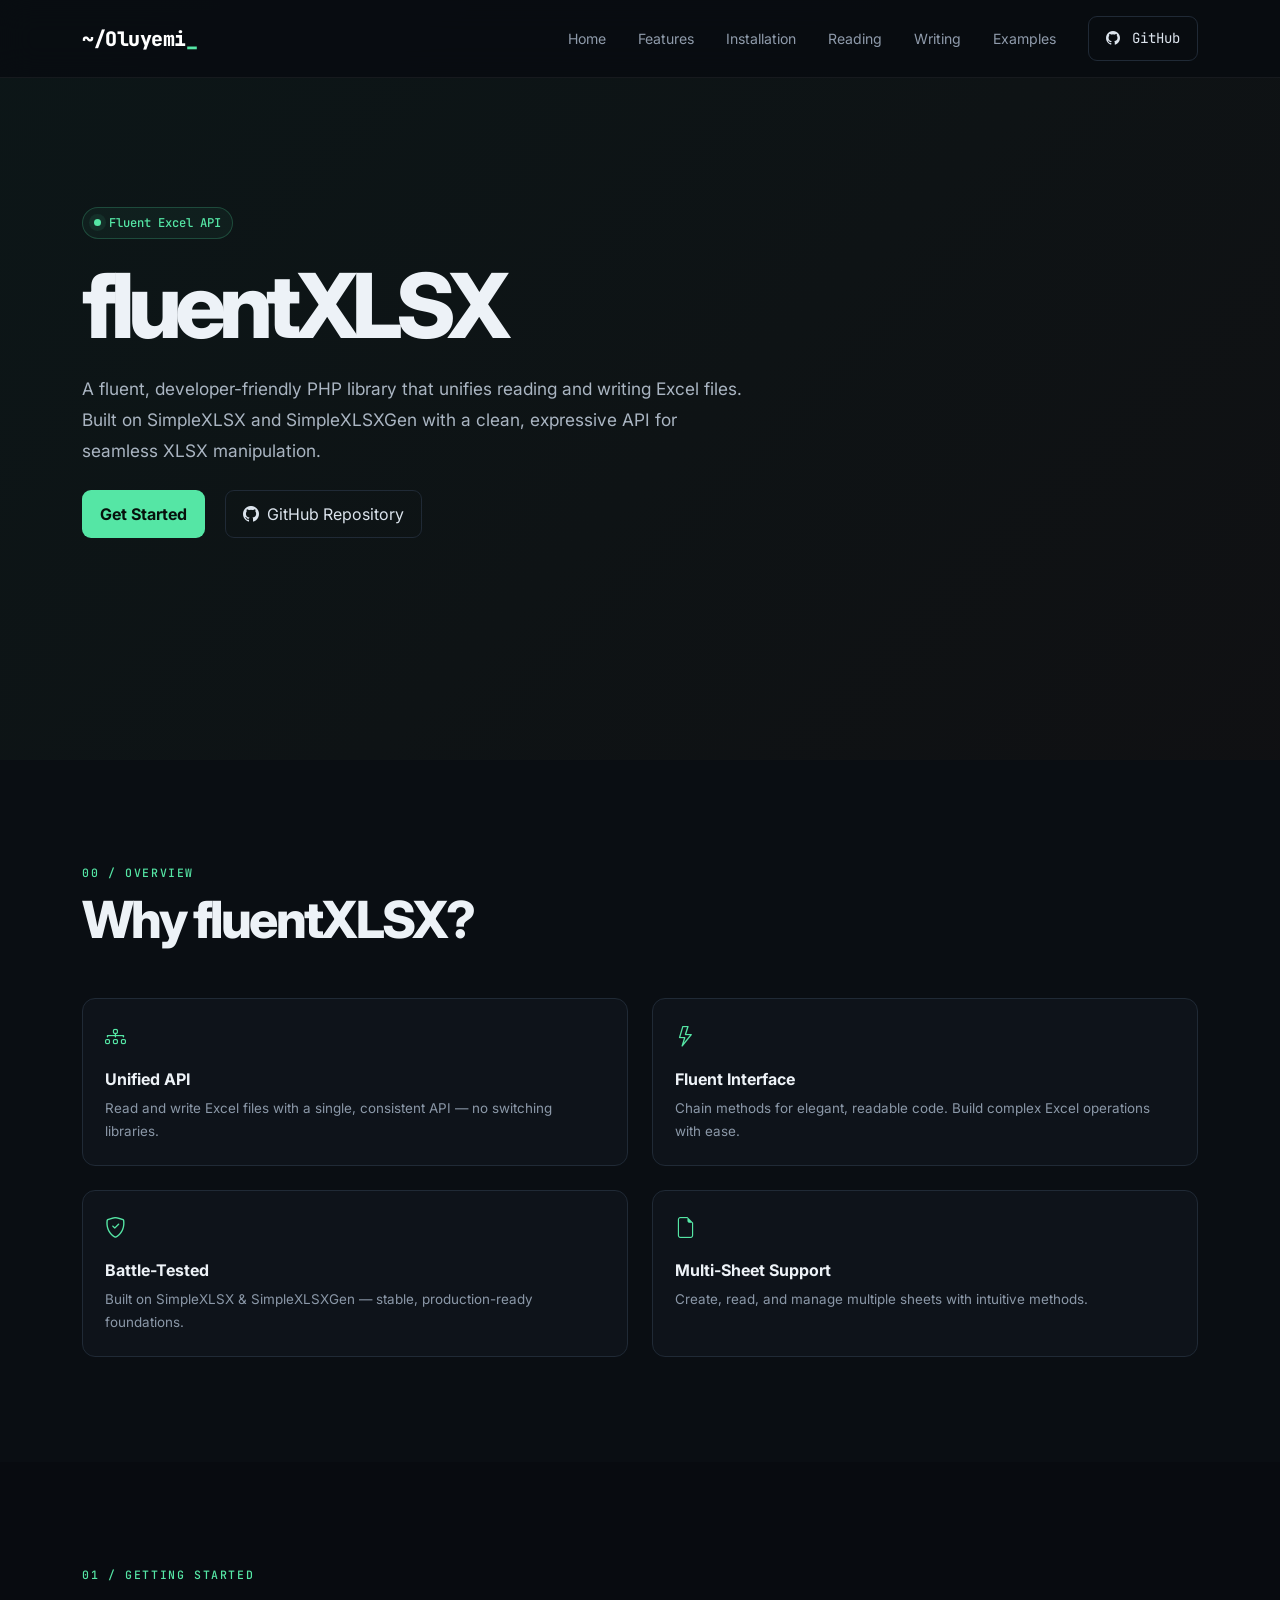
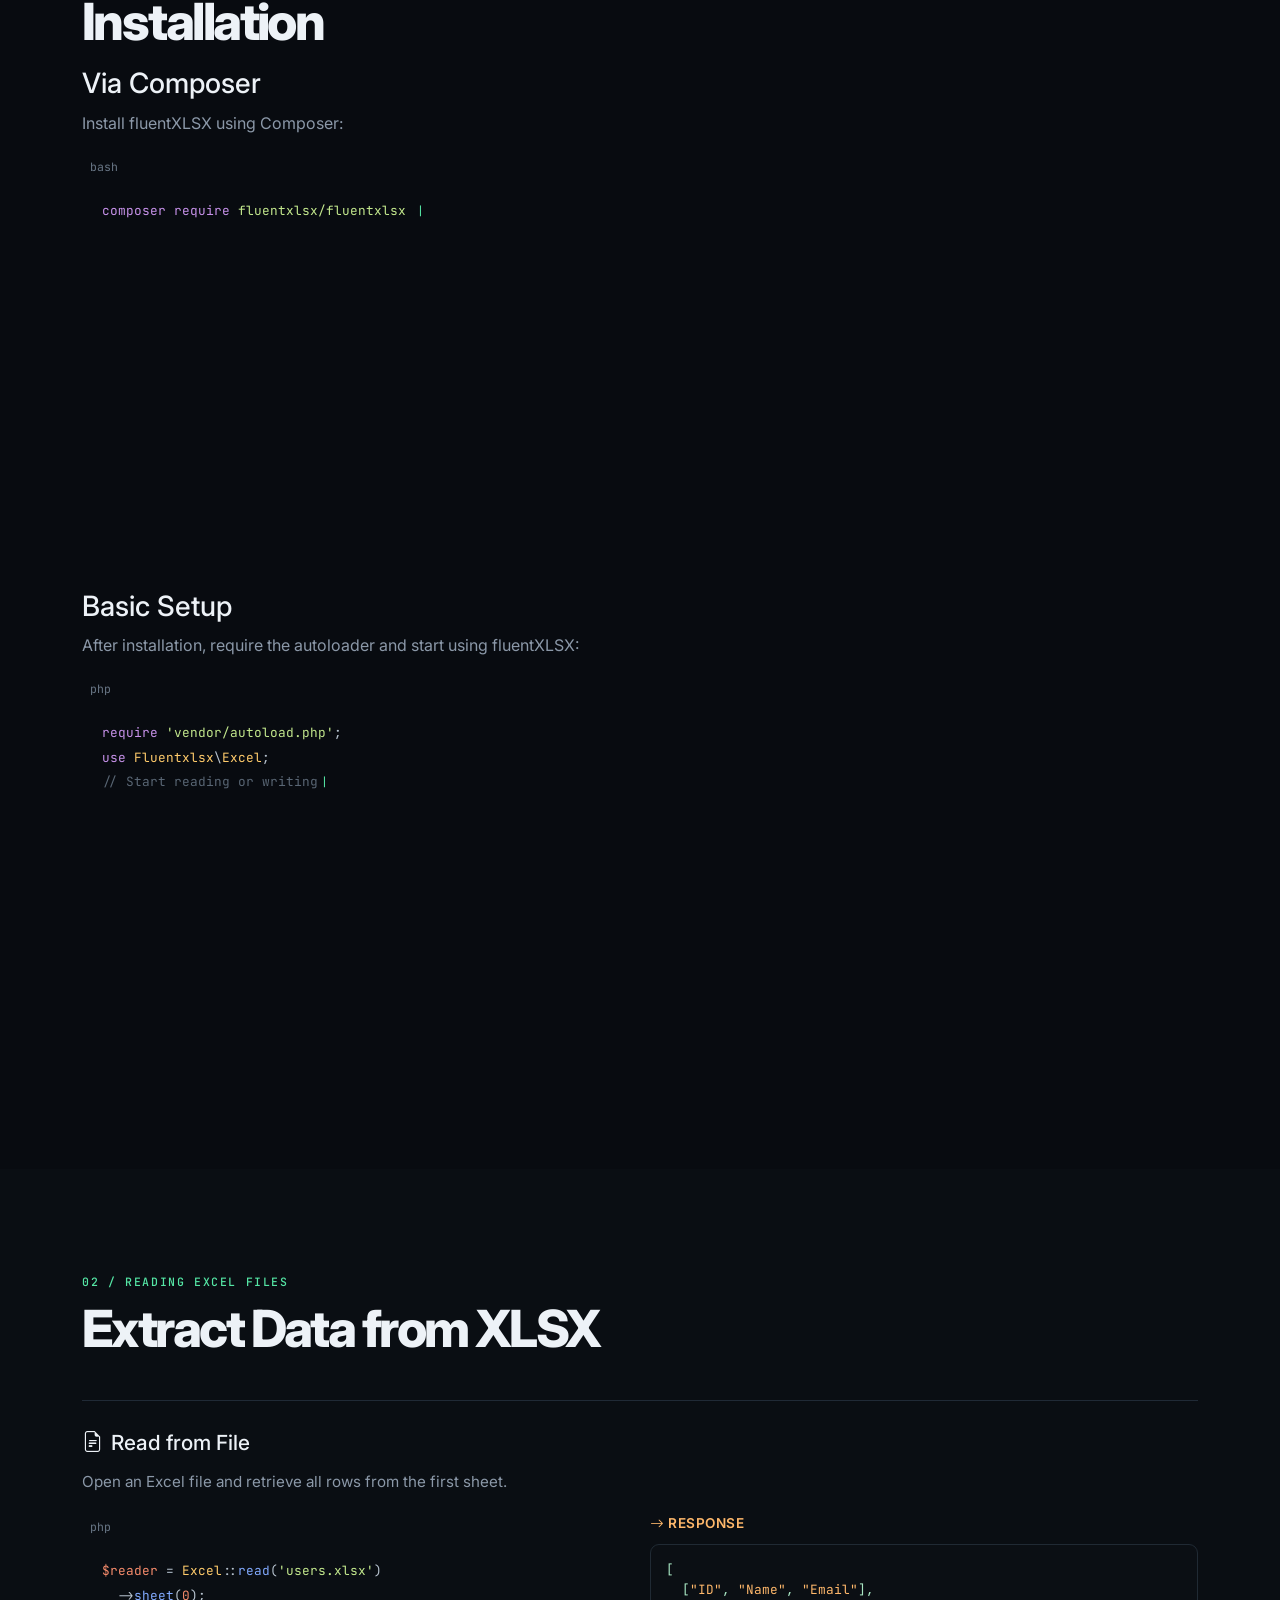
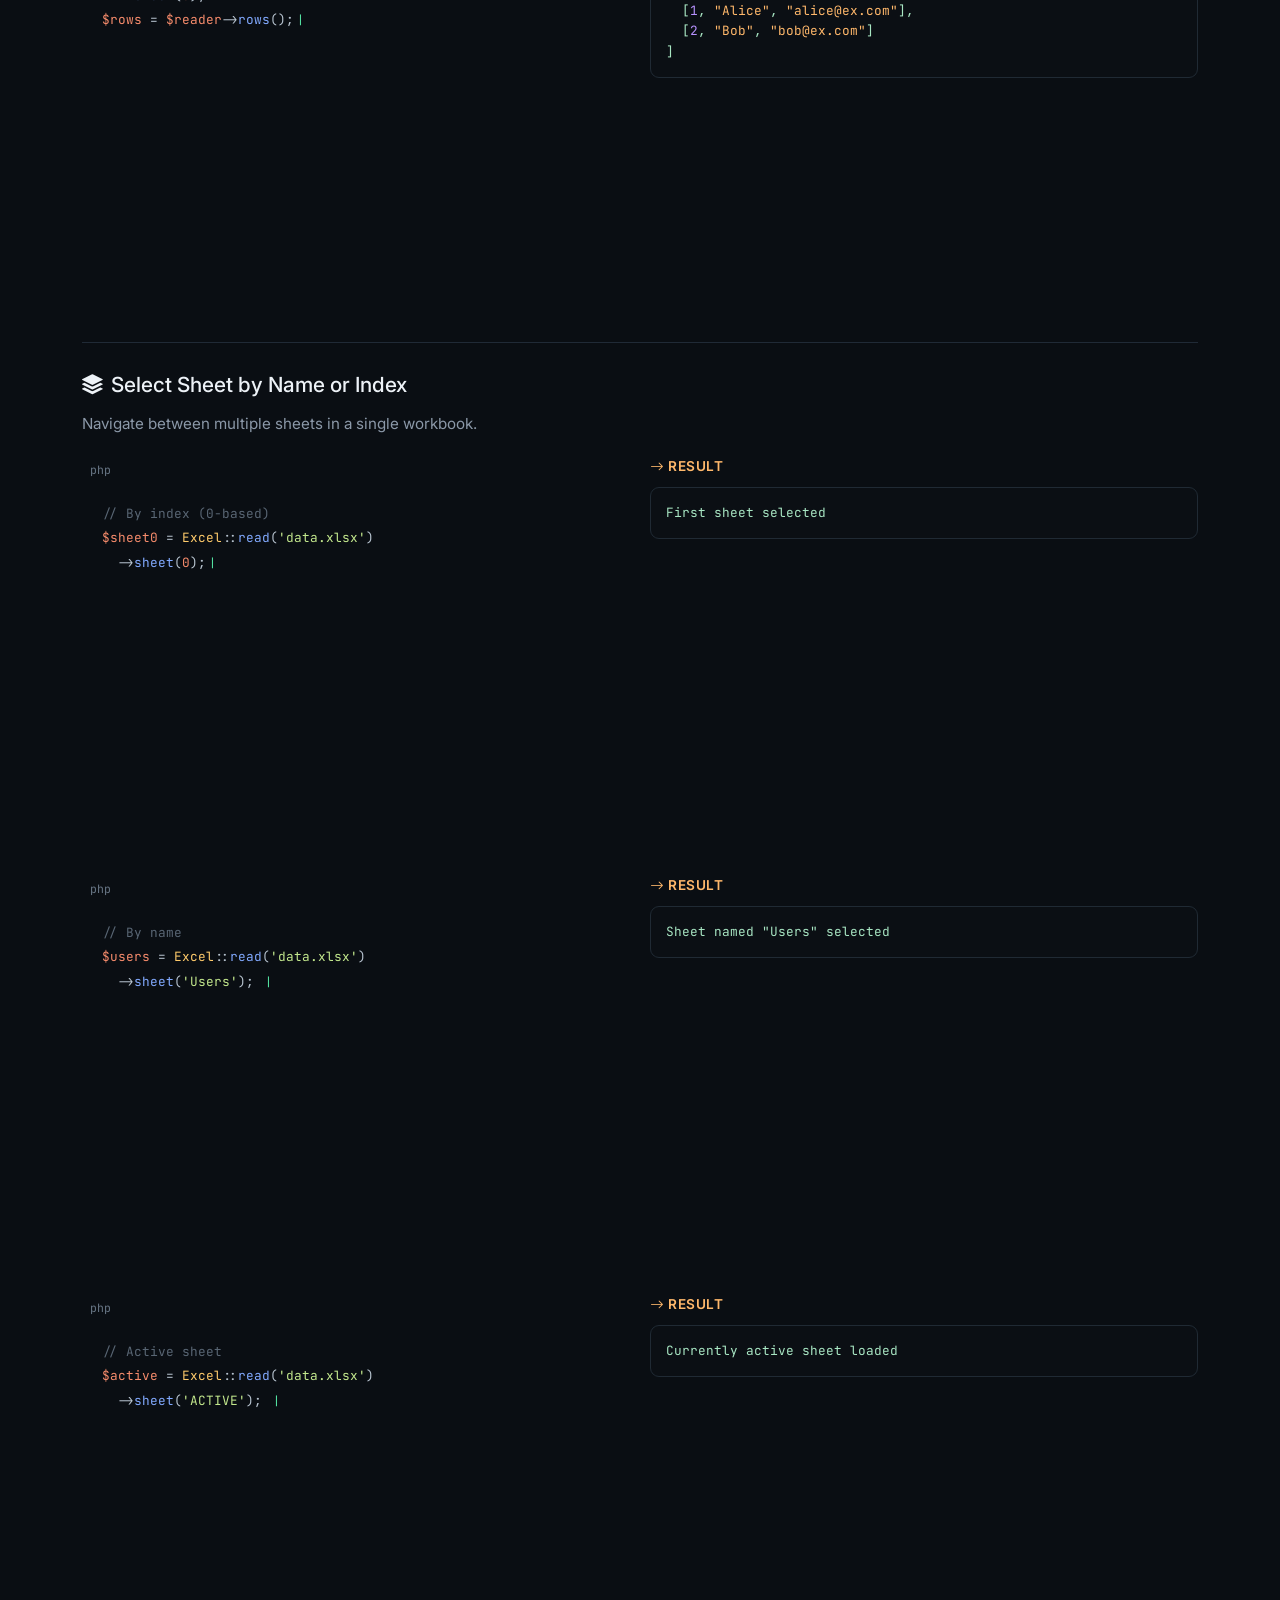
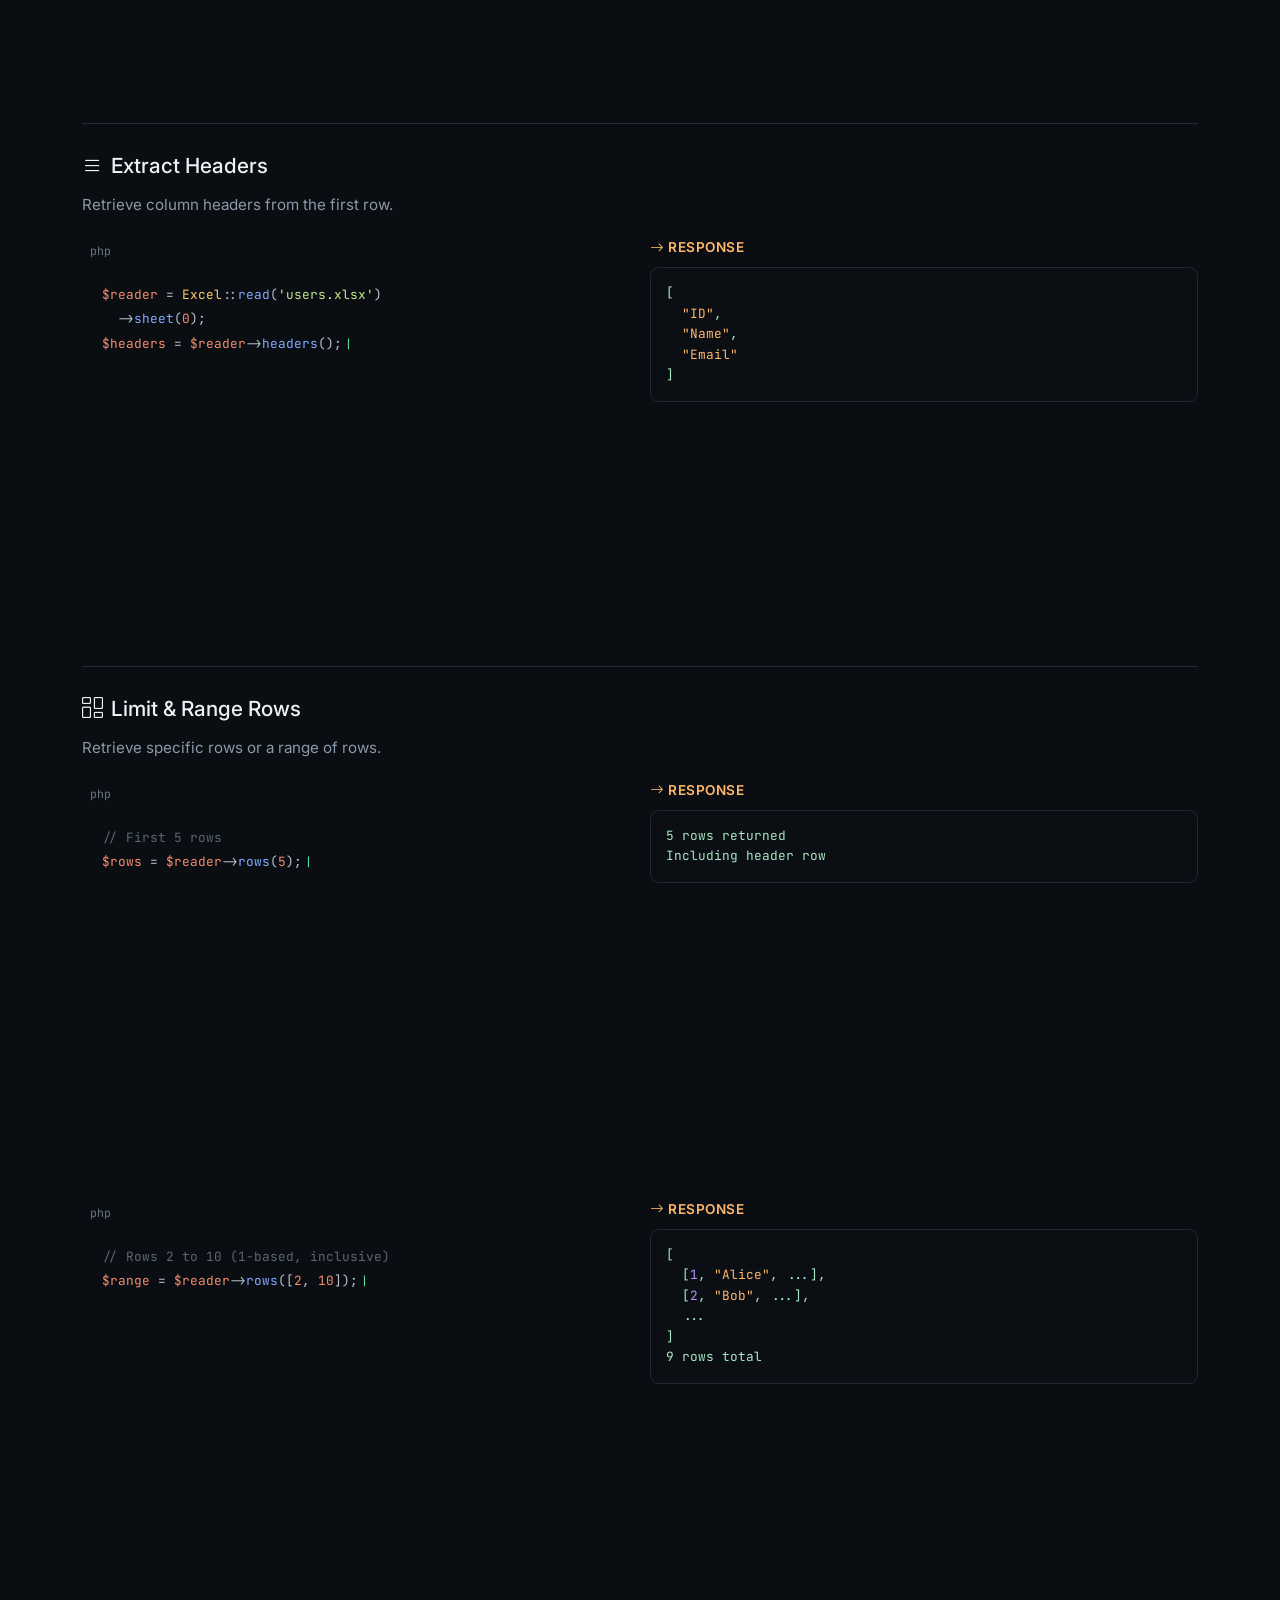
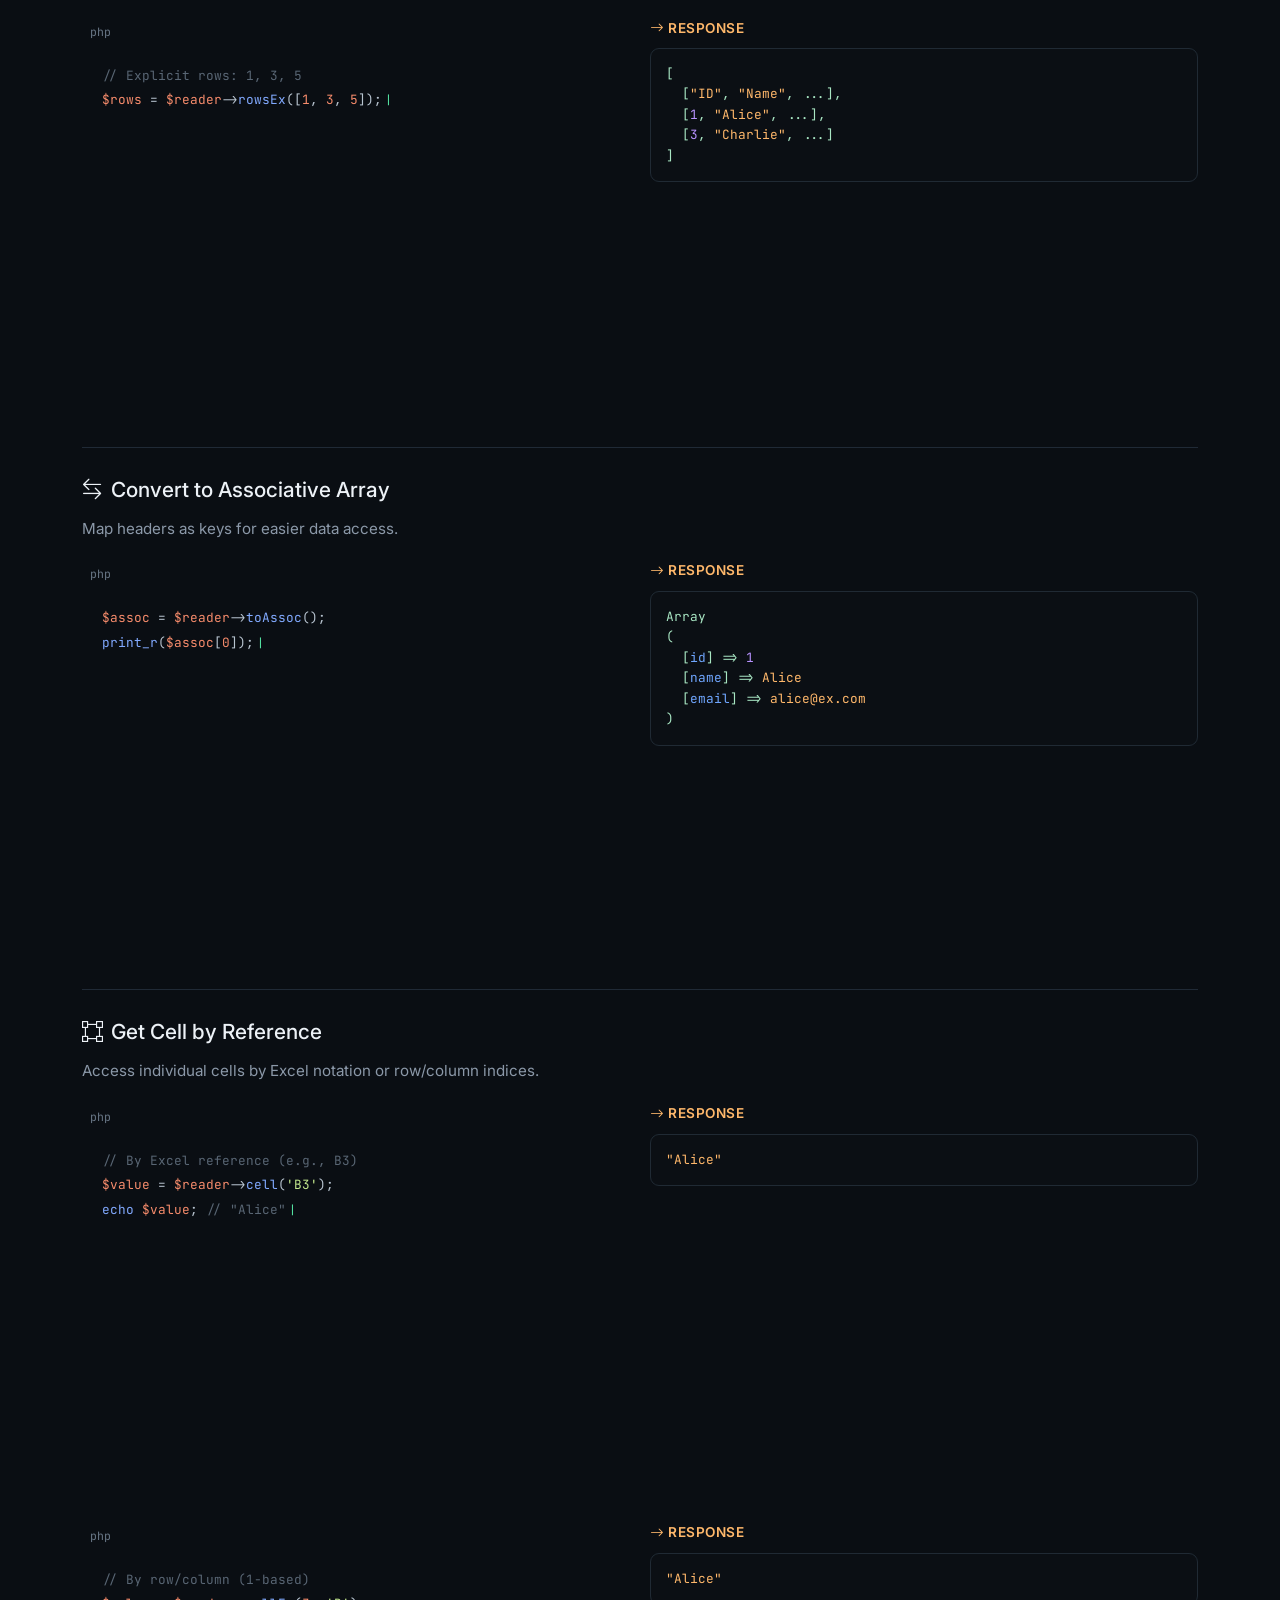
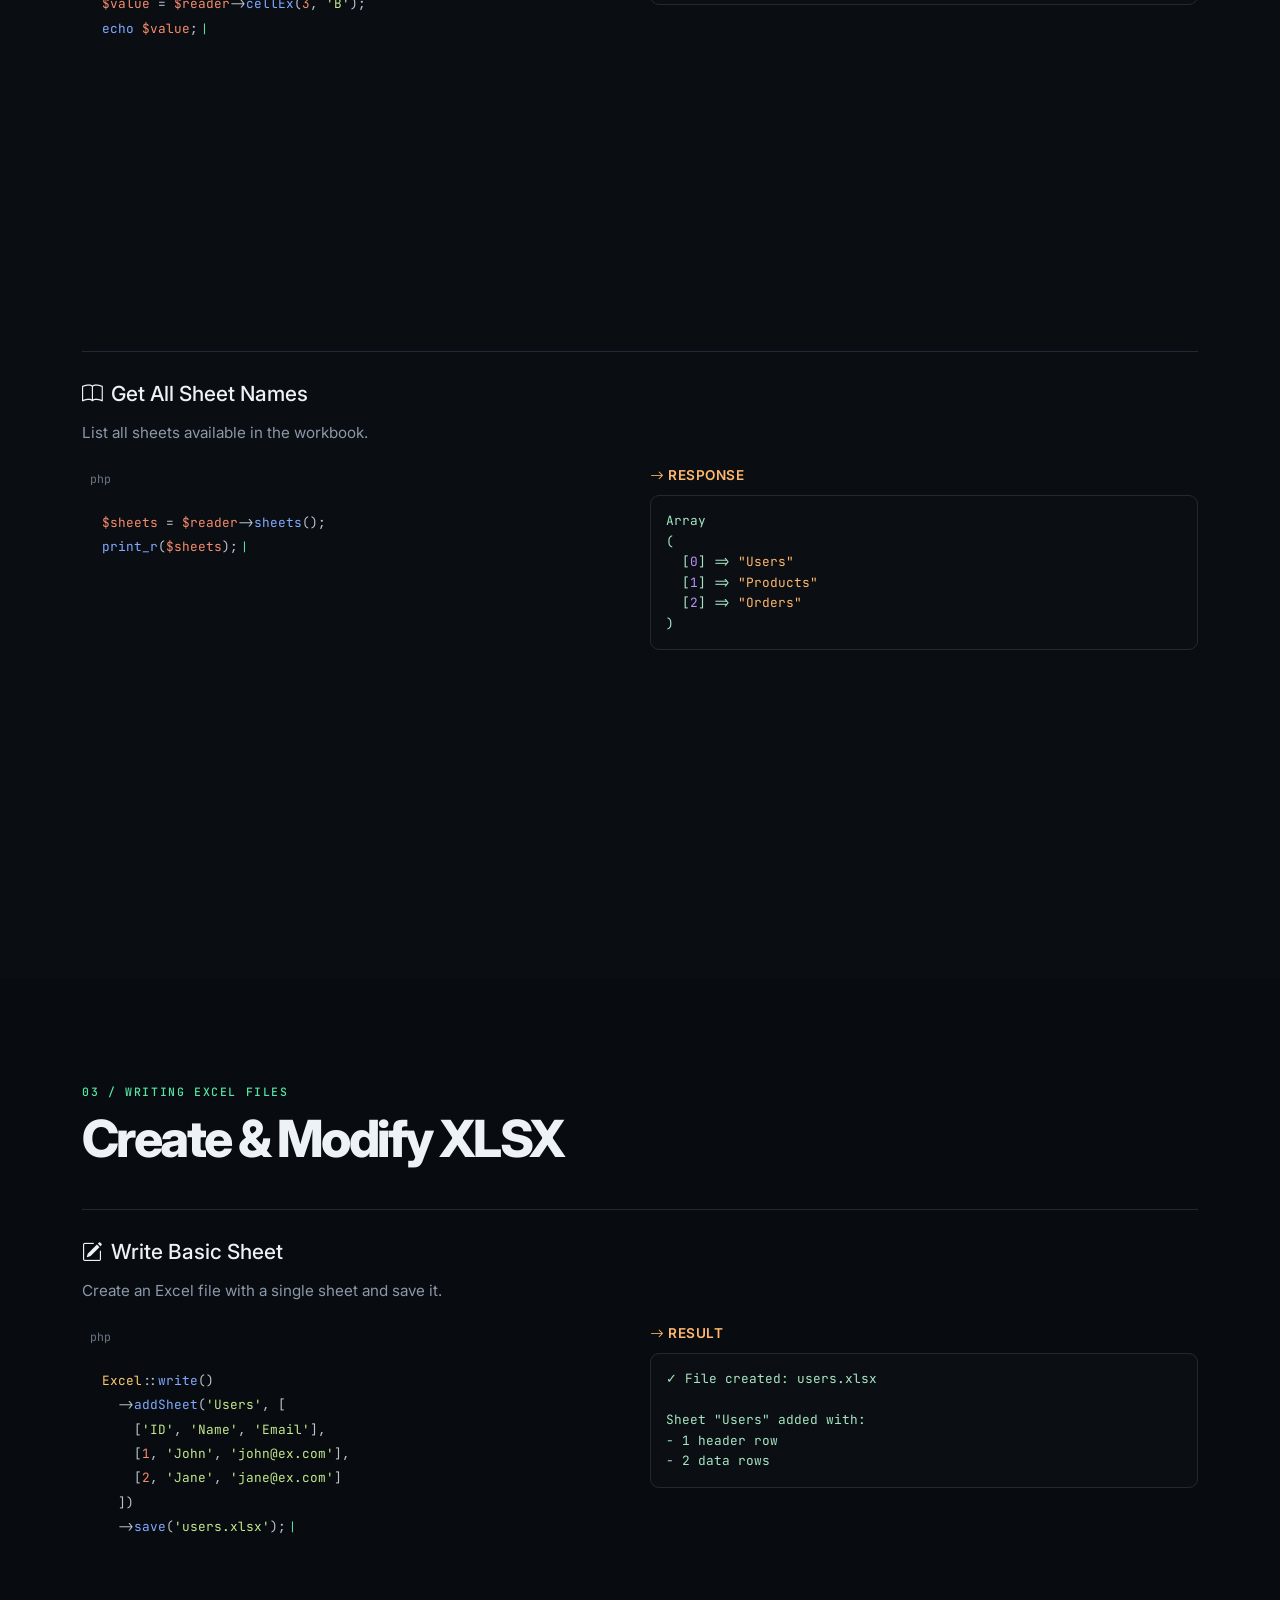
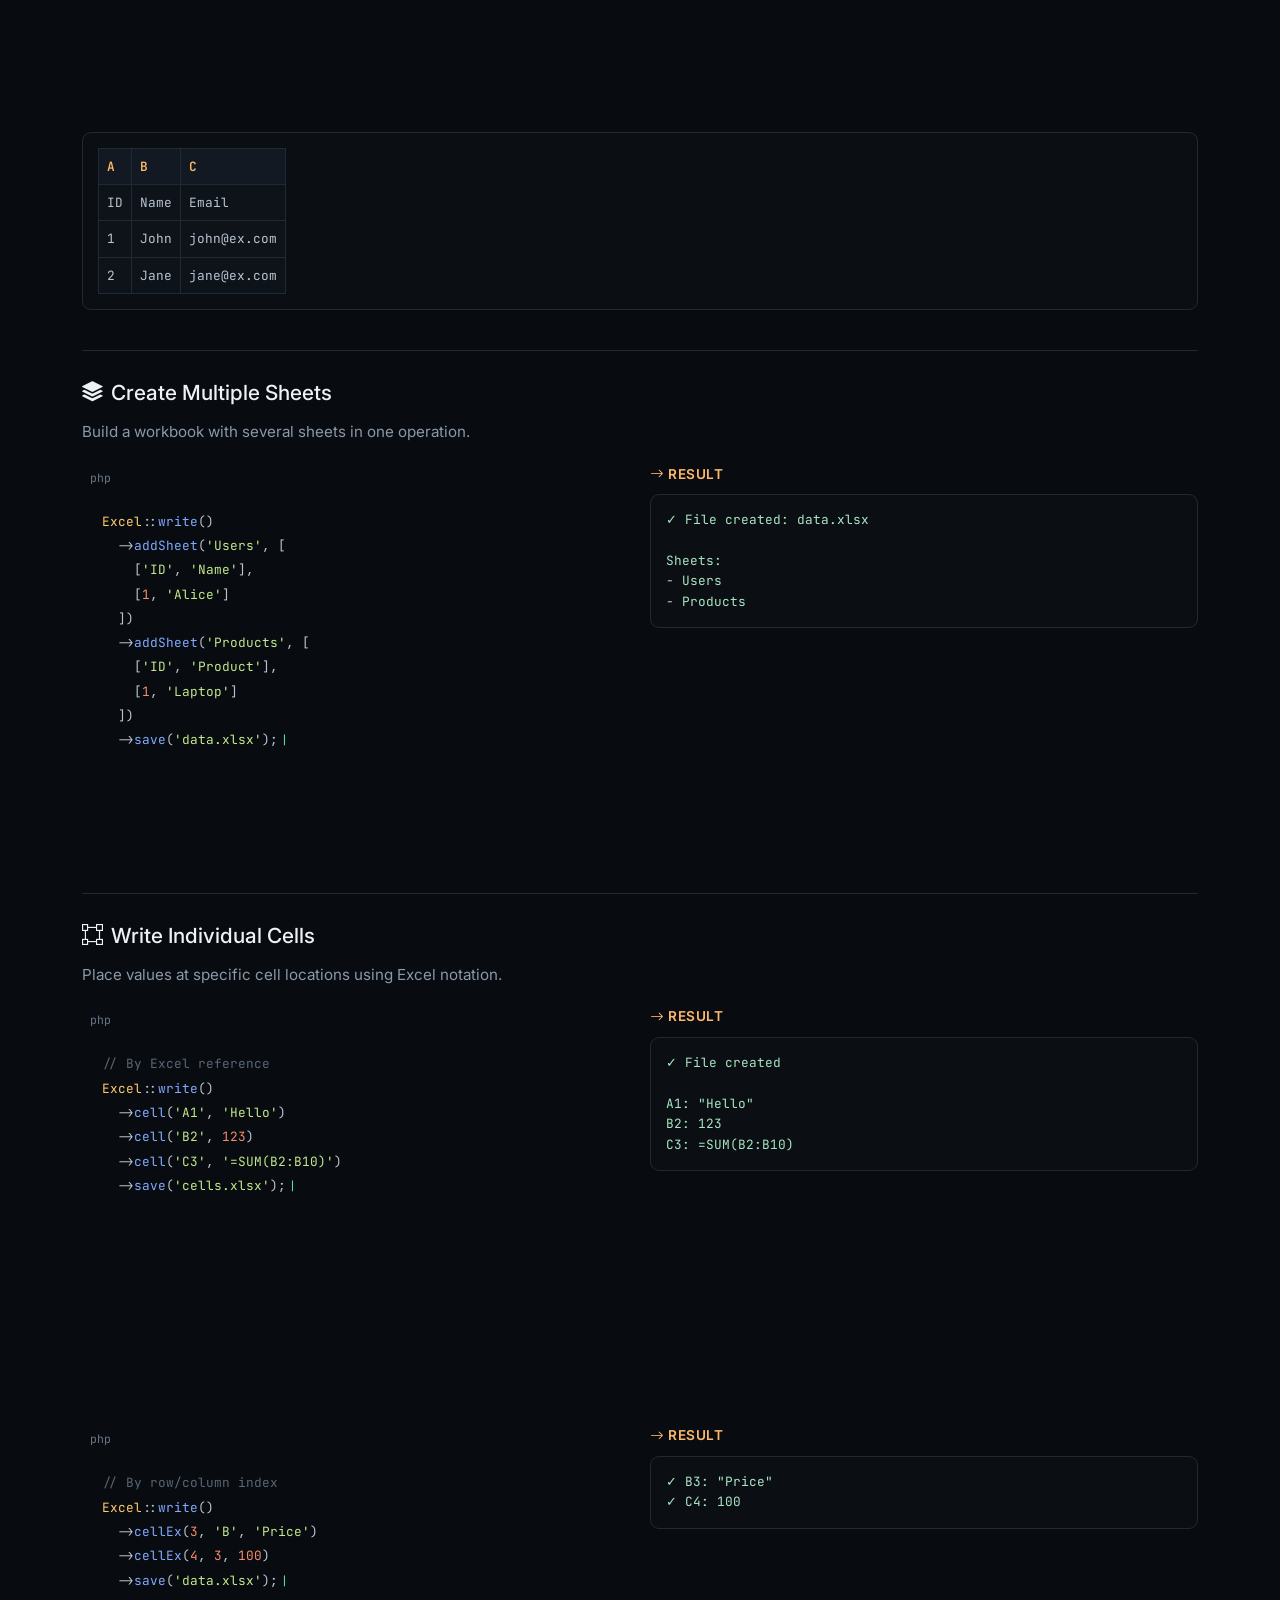
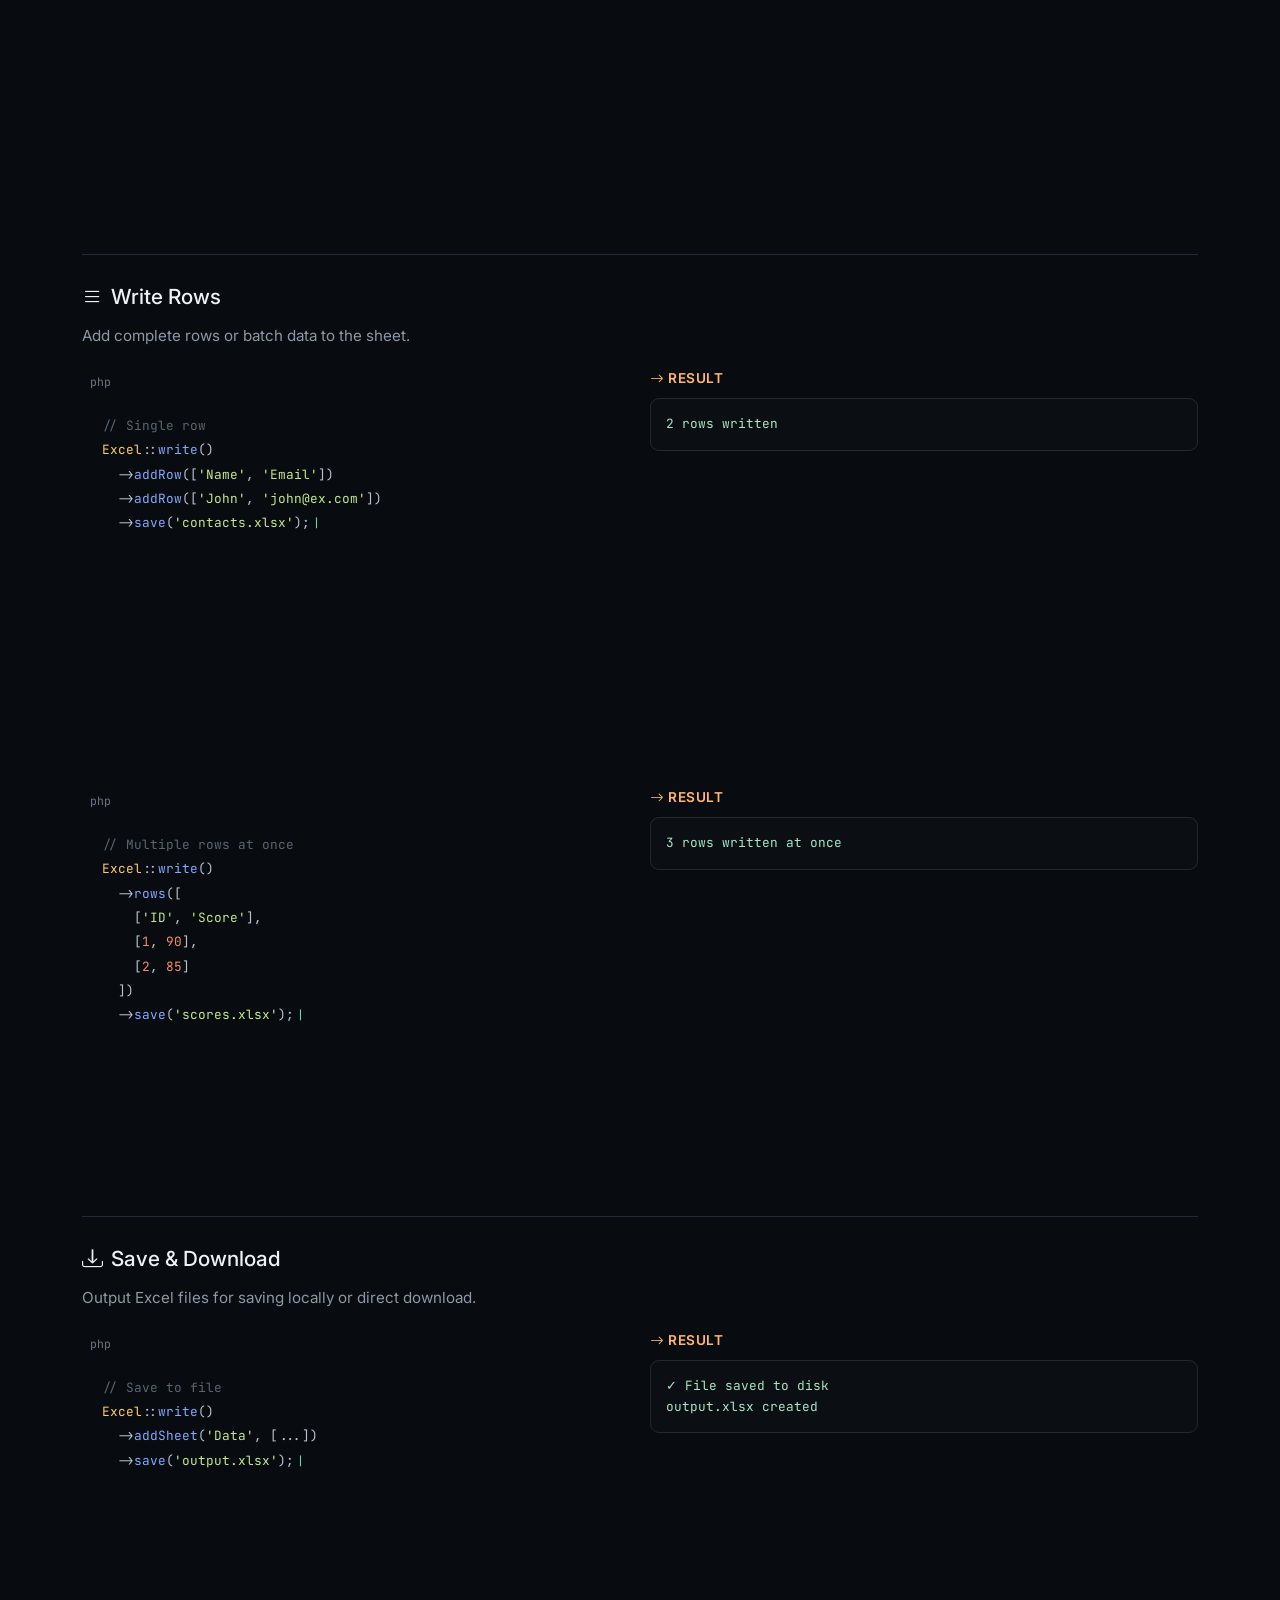
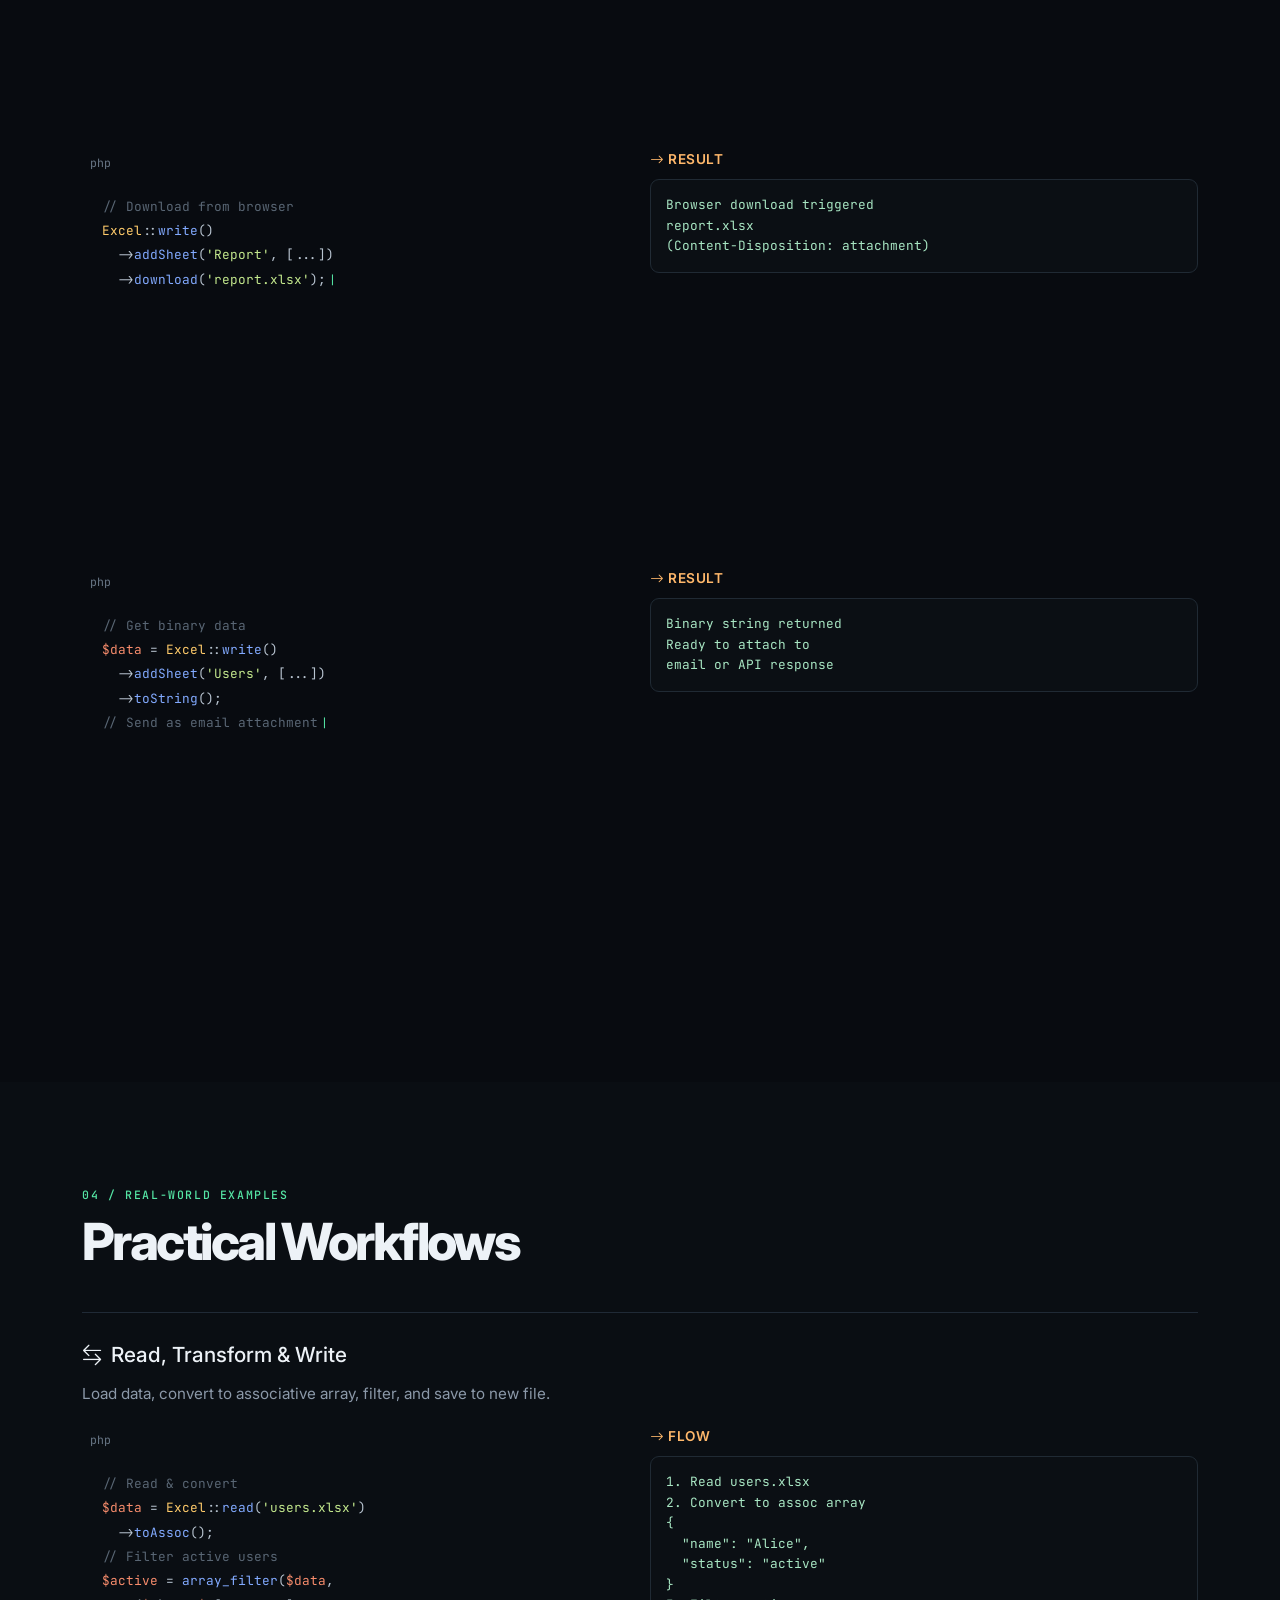
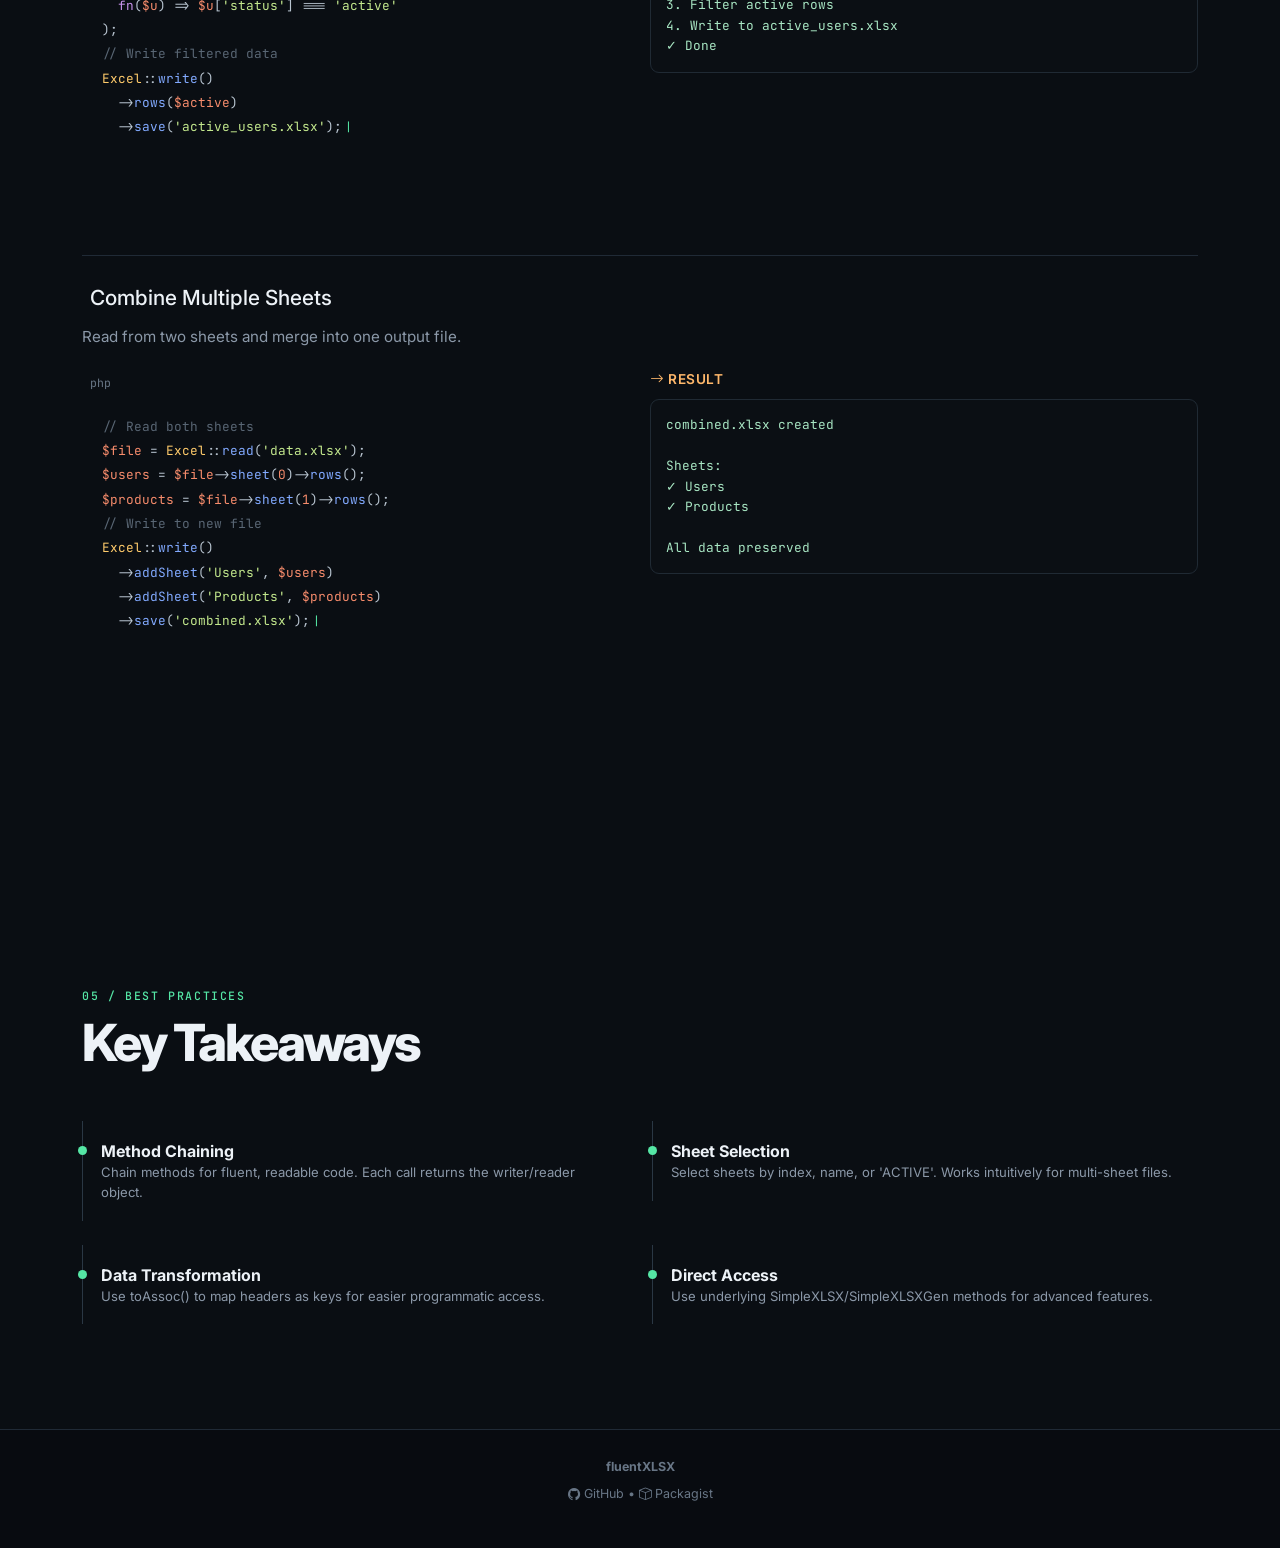
<file: xlxs.html>
<!DOCTYPE html>
<html lang="en">

<head>
    <meta charset="UTF-8">
    <meta name="viewport" content="width=device-width, initial-scale=1.0, viewport-fit=cover">
    <title>fluentXLSX Tutorial - Fluent Excel API</title>
    <link href="https://avatars.githubusercontent.com/u/76886811?v=4" rel="icon" type="image/x-icon">
    <link href="https://cdn.jsdelivr.net/npm/bootstrap@5.3.3/dist/css/bootstrap.min.css" rel="stylesheet">
    <link href="https://cdn.jsdelivr.net/npm/bootstrap-icons@1.11.3/font/bootstrap-icons.css" rel="stylesheet">
    <link
        href="https://fonts.googleapis.com/css2?family=Inter:wght@400;500;600;700;800&family=JetBrains+Mono:wght@400;500;600&display=swap"
        rel="stylesheet">
    <link href="css/style.css" rel="stylesheet">
    <style>
        /* fluentXLSX Page Specific Styles */
        .hero.fluentxlsx-hero {
            background: linear-gradient(135deg, rgba(85, 230, 165, 0.05) 0%, rgba(255, 184, 107, 0.03) 100%);
        }

        .method-card {
            background: var(--surface);
            border: 1px solid var(--line);
            border-radius: 9px;
            padding: 20px;
            margin: 20px 0;
            transition: all 0.25s ease;
        }

        .method-card:hover {
            border-color: #354352;
            transform: translateY(-2px);
        }

        .method-card h4 {
            color: var(--green);
            margin-bottom: 10px;
            font-weight: 700;
        }

        .method-signature {
            background: #0b0f14;
            border-left: 3px solid #ffb86b;
            padding: 15px;
            margin: 15px 0;
            border-radius: 6px;
            font-family: "JetBrains Mono", monospace;
            font-size: 0.9rem;
            color: #b8c4d0;
            overflow-x: auto;
        }

        .parameter-list {
            background: var(--surface-2);
            border-left: 2px solid #ffb86b;
            padding: 15px;
            margin: 15px 0;
            border-radius: 6px;
        }

        .parameter-list strong {
            color: #ffb86b;
            display: block;
            margin-top: 10px;
        }

        .parameter-list strong:first-child {
            margin-top: 0;
        }

        .parameter-list p {
            margin: 5px 0 0 0;
            color: var(--muted);
            font-size: 0.9rem;
        }

        /* Code Example with Response */
        .code-with-response {
            display: grid;
            grid-template-columns: 1fr 1fr;
            gap: 20px;
            margin: 20px 0;
        }

        .code-example-side,
        .code-response-side {
            display: flex;
            flex-direction: column;
        }

        .code-example-side .code-block,
        .code-response-side .code-block {
            margin: 0;
            flex: 1;
        }

        .response-label {
            color: #ffb86b;
            font-size: 0.85rem;
            font-weight: 600;
            margin-bottom: 10px;
            text-transform: uppercase;
            letter-spacing: 0.5px;
        }

        .response-output {
            background: #0b0f14;
            border: 1px solid #202a34;
            border-radius: 9px;
            padding: 15px;
            font-family: "JetBrains Mono", monospace;
            font-size: 0.8rem;
            color: #a8e6c3;
            line-height: 1.6;
            overflow-x: auto;
            max-height: 400px;
        }

        .response-output .json-key {
            color: #70a7ff;
        }

        .response-output .json-string {
            color: #ffb86b;
        }

        .response-output .json-number {
            color: #b892ff;
        }

        .response-output .json-bool {
            color: #55e6a5;
        }

        .feature-box {
            background: var(--surface);
            border: 1px solid var(--line);
            border-radius: 9px;
            padding: 15px;
            margin: 10px 0;
        }

        .feature-box h6 {
            color: #ffb86b;
            margin-bottom: 8px;
            font-weight: 600;
        }

        .feature-box p {
            margin: 0;
            color: var(--muted);
            font-size: 0.9rem;
        }

        @media (max-width: 992px) {
            .code-with-response {
                grid-template-columns: 1fr;
            }
        }

        .example-section {
            margin-top: 40px;
            padding-top: 30px;
            border-top: 1px solid var(--line);
        }

        .example-section h3 {
            font-size: 1.3rem;
            margin-bottom: 15px;
            color: var(--text);
        }

        .example-section p {
            color: var(--muted);
            margin-bottom: 20px;
            font-size: 0.95rem;
        }

        .comparison-table {
            background: var(--surface);
            border: 1px solid var(--line);
            border-radius: 9px;
            overflow: hidden;
            margin: 20px 0;
        }

        .comparison-table table {
            margin: 0;
            font-size: 0.9rem;
        }

        .comparison-table th {
            background: var(--surface-2);
            color: #ffb86b;
            font-weight: 600;
            padding: 12px;
            border-bottom: 1px solid var(--line);
        }

        .comparison-table td {
            padding: 12px;
            border-bottom: 1px solid var(--line);
            color: var(--text);
        }

        .comparison-table tr:last-child td {
            border-bottom: none;
        }

        .xlsx-grid {
            background: #0b0f14;
            border: 1px solid #202a34;
            border-radius: 9px;
            padding: 15px;
            margin: 20px 0;
            overflow-x: auto;
        }

        .xlsx-table {
            border-collapse: collapse;
            font-family: "JetBrains Mono", monospace;
            font-size: 0.8rem;
        }

        .xlsx-table th,
        .xlsx-table td {
            border: 1px solid #202a34;
            padding: 8px;
            color: #b8c4d0;
        }

        .xlsx-table th {
            background: #121923;
            color: #ffb86b;
            font-weight: 600;
        }

        .xlsx-table td {
            background: #0e131a;
        }
    </style>
</head>

<body>
    <!-- Navbar (Reused from portfolio) -->
    <nav class="navbar navbar-expand-md fixed-top">
        <div class="container py-2">
            <a class="navbar-brand mono" href="index.html">~/Oluyemi<span class="brand-dot">_</span></a>
            <button class="navbar-toggler border-0 shadow-none" type="button" data-bs-toggle="collapse"
                data-bs-target="#nav">
                <i class="bi bi-list text-white fs-4"></i>
            </button>
            <div class="collapse navbar-collapse" id="nav">
                <ul class="navbar-nav ms-auto align-items-md-center gap-md-3">
                    <li><a class="nav-link" href="index.html">Home</a></li>
                    <li><a class="nav-link" href="#features">Features</a></li>
                    <li><a class="nav-link" href="#installation">Installation</a></li>
                    <li><a class="nav-link" href="#reading">Reading</a></li>
                    <li><a class="nav-link" href="#writing">Writing</a></li>
                    <li><a class="nav-link" href="#examples">Examples</a></li>
                    <li><a class="btn btn-sm btn-ghost mono ms-md-2" href="https://github.com/israel-007/fluentXLSX" target="_blank">
                            <i class="bi bi-github me-1"></i> GitHub</a>
                    </li>
                </ul>
            </div>
        </div>
    </nav>

    <!-- Hero Section -->
    <section class="hero fluentxlsx-hero grid-bg">
        <div class="container">
            <div class="row align-items-center">
                <div class="col-lg-8">
                    <div class="eyebrow">
                        <span class="pulse"></span>
                        Fluent Excel API
                    </div>
                    <h1>fluentXLSX</h1>
                    <p class="hero-copy">
                        A fluent, developer-friendly PHP library that unifies reading and writing Excel files.
                        Built on SimpleXLSX and SimpleXLSXGen with a clean, expressive API for seamless XLSX
                        manipulation.
                    </p>
                    <div class="mt-4">
                        <a href="#installation" class="btn btn-code me-3">Get Started</a>
                        <a href="https://github.com/israel-007/fluentXLSX" class="btn btn-ghost" target="_blank">
                            <i class="bi bi-github me-1"></i> GitHub Repository
                        </a>
                    </div>
                </div>
            </div>
        </div>
    </section>

    <!-- Main Content -->
    <main>
        <!-- Features Section -->
        <section id="features" style="background:#0a0e13">
            <div class="container">
                <div class="section-label">00 / Overview</div>
                <h2 class="section-title">Why fluentXLSX?</h2>

                <div class="row g-4 mt-4">
                    <div class="col-lg-6">
                        <div class="stack-card">
                            <div class="stack-icon"><i class="bi bi-diagram-3"></i></div>
                            <h6>Unified API</h6>
                            <p>Read and write Excel files with a single, consistent API — no switching libraries.</p>
                        </div>
                    </div>
                    <div class="col-lg-6">
                        <div class="stack-card">
                            <div class="stack-icon"><i class="bi bi-lightning"></i></div>
                            <h6>Fluent Interface</h6>
                            <p>Chain methods for elegant, readable code. Build complex Excel operations with ease.</p>
                        </div>
                    </div>
                    <div class="col-lg-6">
                        <div class="stack-card">
                            <div class="stack-icon"><i class="bi bi-shield-check"></i></div>
                            <h6>Battle-Tested</h6>
                            <p>Built on SimpleXLSX & SimpleXLSXGen — stable, production-ready foundations.</p>
                        </div>
                    </div>
                    <div class="col-lg-6">
                        <div class="stack-card">
                            <div class="stack-icon"><i class="bi bi-file-earmark"></i></div>
                            <h6>Multi-Sheet Support</h6>
                            <p>Create, read, and manage multiple sheets with intuitive methods.</p>
                        </div>
                    </div>
                </div>
            </div>
        </section>

        <!-- Installation Section -->
        <section id="installation">
            <div class="container">
                <div class="section-label">01 / Getting Started</div>
                <h2 class="section-title">Installation</h2>

                <h3>Via Composer</h3>
                <p class="section-desc">Install fluentXLSX using Composer:</p>

                <div class="code-block">
                    <div class="code-header">
                        <span class="window-dot"></span><span class="window-dot"></span><span class="window-dot"></span>
                        <span class="window-title">bash</span>
                    </div>
                    <div class="code-body">
                        <div><span class="kw">composer require</span> <span class="str">fluentxlsx/fluentxlsx</span>
                        </div>
                    </div>
                </div>

                <h3 class="mt-5">Basic Setup</h3>
                <p class="section-desc">After installation, require the autoloader and start using fluentXLSX:</p>

                <div class="code-block">
                    <div class="code-header">
                        <span class="window-dot"></span><span class="window-dot"></span><span class="window-dot"></span>
                        <span class="window-title">php</span>
                    </div>
                    <div class="code-body">
                        <div><span class="kw">require</span> <span class="str">'vendor/autoload.php'</span>;</div>
                        <div></div>
                        <div><span class="kw">use</span> <span class="type">Fluentxlsx</span>\<span
                                class="type">Excel</span>;</div>
                        <div></div>
                        <div><span class="comment">// Start reading or writing</span></div>
                    </div>
                </div>
            </div>
        </section>

        <!-- Reading Section -->
        <section id="reading" style="background:#0a0e13">
            <div class="container">
                <div class="section-label">02 / Reading Excel Files</div>
                <h2 class="section-title">Extract Data from XLSX</h2>

                <!-- Read Basic -->
                <div class="example-section">
                    <h3><i class="bi bi-file-earmark-text me-2"></i>Read from File</h3>
                    <p>Open an Excel file and retrieve all rows from the first sheet.</p>

                    <div class="code-with-response">
                        <div class="code-example-side">
                            <div class="code-block">
                                <div class="code-header"><span class="window-dot"></span><span
                                        class="window-dot"></span><span class="window-dot"></span><span
                                        class="window-title">php</span></div>
                                <div class="code-body">
                                    <div><span class="var">$reader</span> = <span class="type">Excel</span>::<span
                                            class="fn">read</span>(<span class="str">'users.xlsx'</span>)</div>
                                    <div>&nbsp;&nbsp;-><span class="fn">sheet</span>(<span class="num">0</span>);</div>
                                    <div></div>
                                    <div><span class="var">$rows</span> = <span class="var">$reader</span>-><span
                                            class="fn">rows</span>();</div>
                                </div>
                            </div>
                        </div>
                        <div class="code-response-side">
                            <div class="response-label"><i class="bi bi-arrow-right"></i> Response</div>
                            <div class="response-output">
                                [<br>
                                &nbsp;&nbsp;[<span class="json-string">"ID"</span>, <span
                                    class="json-string">"Name"</span>, <span class="json-string">"Email"</span>],<br>
                                &nbsp;&nbsp;[<span class="json-number">1</span>, <span
                                    class="json-string">"Alice"</span>, <span
                                    class="json-string">"alice@ex.com"</span>],<br>
                                &nbsp;&nbsp;[<span class="json-number">2</span>, <span class="json-string">"Bob"</span>,
                                <span class="json-string">"bob@ex.com"</span>]<br>
                                ]
                            </div>
                        </div>
                    </div>
                </div>

                <!-- Select Sheet -->
                <div class="example-section">
                    <h3><i class="bi bi-stack me-2"></i>Select Sheet by Name or Index</h3>
                    <p>Navigate between multiple sheets in a single workbook.</p>

                    <div class="code-with-response" style="margin-bottom: 30px;">
                        <div class="code-example-side">
                            <div class="code-block">
                                <div class="code-header"><span class="window-dot"></span><span
                                        class="window-dot"></span><span class="window-dot"></span><span
                                        class="window-title">php</span></div>
                                <div class="code-body">
                                    <div><span class="comment">// By index (0-based)</span></div>
                                    <div><span class="var">$sheet0</span> = <span class="type">Excel</span>::<span
                                            class="fn">read</span>(<span class="str">'data.xlsx'</span>)</div>
                                    <div>&nbsp;&nbsp;-><span class="fn">sheet</span>(<span class="num">0</span>);</div>
                                </div>
                            </div>
                        </div>
                        <div class="code-response-side">
                            <div class="response-label"><i class="bi bi-arrow-right"></i> Result</div>
                            <div class="response-output">
                                First sheet selected
                            </div>
                        </div>
                    </div>

                    <div class="code-with-response" style="margin-bottom: 30px;">
                        <div class="code-example-side">
                            <div class="code-block">
                                <div class="code-header"><span class="window-dot"></span><span
                                        class="window-dot"></span><span class="window-dot"></span><span
                                        class="window-title">php</span></div>
                                <div class="code-body">
                                    <div><span class="comment">// By name</span></div>
                                    <div><span class="var">$users</span> = <span class="type">Excel</span>::<span
                                            class="fn">read</span>(<span class="str">'data.xlsx'</span>)</div>
                                    <div>&nbsp;&nbsp;-><span class="fn">sheet</span>(<span class="str">'Users'</span>);
                                    </div>
                                </div>
                            </div>
                        </div>
                        <div class="code-response-side">
                            <div class="response-label"><i class="bi bi-arrow-right"></i> Result</div>
                            <div class="response-output">
                                Sheet named "Users" selected
                            </div>
                        </div>
                    </div>

                    <div class="code-with-response">
                        <div class="code-example-side">
                            <div class="code-block">
                                <div class="code-header"><span class="window-dot"></span><span
                                        class="window-dot"></span><span class="window-dot"></span><span
                                        class="window-title">php</span></div>
                                <div class="code-body">
                                    <div><span class="comment">// Active sheet</span></div>
                                    <div><span class="var">$active</span> = <span class="type">Excel</span>::<span
                                            class="fn">read</span>(<span class="str">'data.xlsx'</span>)</div>
                                    <div>&nbsp;&nbsp;-><span class="fn">sheet</span>(<span class="str">'ACTIVE'</span>);
                                    </div>
                                </div>
                            </div>
                        </div>
                        <div class="code-response-side">
                            <div class="response-label"><i class="bi bi-arrow-right"></i> Result</div>
                            <div class="response-output">
                                Currently active sheet loaded
                            </div>
                        </div>
                    </div>
                </div>

                <!-- Get Headers -->
                <div class="example-section">
                    <h3><i class="bi bi-list me-2"></i>Extract Headers</h3>
                    <p>Retrieve column headers from the first row.</p>

                    <div class="code-with-response">
                        <div class="code-example-side">
                            <div class="code-block">
                                <div class="code-header"><span class="window-dot"></span><span
                                        class="window-dot"></span><span class="window-dot"></span><span
                                        class="window-title">php</span></div>
                                <div class="code-body">
                                    <div><span class="var">$reader</span> = <span class="type">Excel</span>::<span
                                            class="fn">read</span>(<span class="str">'users.xlsx'</span>)</div>
                                    <div>&nbsp;&nbsp;-><span class="fn">sheet</span>(<span class="num">0</span>);</div>
                                    <div></div>
                                    <div><span class="var">$headers</span> = <span class="var">$reader</span>-><span
                                            class="fn">headers</span>();</div>
                                </div>
                            </div>
                        </div>
                        <div class="code-response-side">
                            <div class="response-label"><i class="bi bi-arrow-right"></i> Response</div>
                            <div class="response-output">
                                [<br>
                                &nbsp;&nbsp;<span class="json-string">"ID"</span>,<br>
                                &nbsp;&nbsp;<span class="json-string">"Name"</span>,<br>
                                &nbsp;&nbsp;<span class="json-string">"Email"</span><br>
                                ]
                            </div>
                        </div>
                    </div>
                </div>

                <!-- Get Rows -->
                <div class="example-section">
                    <h3><i class="bi bi-columns-gap me-2"></i>Limit & Range Rows</h3>
                    <p>Retrieve specific rows or a range of rows.</p>

                    <div class="code-with-response" style="margin-bottom: 30px;">
                        <div class="code-example-side">
                            <div class="code-block">
                                <div class="code-header"><span class="window-dot"></span><span
                                        class="window-dot"></span><span class="window-dot"></span><span
                                        class="window-title">php</span></div>
                                <div class="code-body">
                                    <div><span class="comment">// First 5 rows</span></div>
                                    <div><span class="var">$rows</span> = <span class="var">$reader</span>-><span
                                            class="fn">rows</span>(<span class="num">5</span>);</div>
                                </div>
                            </div>
                        </div>
                        <div class="code-response-side">
                            <div class="response-label"><i class="bi bi-arrow-right"></i> Response</div>
                            <div class="response-output">
                                5 rows returned<br>
                                Including header row
                            </div>
                        </div>
                    </div>

                    <div class="code-with-response" style="margin-bottom: 30px;">
                        <div class="code-example-side">
                            <div class="code-block">
                                <div class="code-header"><span class="window-dot"></span><span
                                        class="window-dot"></span><span class="window-dot"></span><span
                                        class="window-title">php</span></div>
                                <div class="code-body">
                                    <div><span class="comment">// Rows 2 to 10 (1-based, inclusive)</span></div>
                                    <div><span class="var">$range</span> = <span class="var">$reader</span>-><span
                                            class="fn">rows</span>([<span class="num">2</span>, <span
                                            class="num">10</span>]);</div>
                                </div>
                            </div>
                        </div>
                        <div class="code-response-side">
                            <div class="response-label"><i class="bi bi-arrow-right"></i> Response</div>
                            <div class="response-output">
                                [<br>
                                &nbsp;&nbsp;[<span class="json-number">1</span>, <span
                                    class="json-string">"Alice"</span>, ...],<br>
                                &nbsp;&nbsp;[<span class="json-number">2</span>, <span class="json-string">"Bob"</span>,
                                ...],<br>
                                &nbsp;&nbsp;...<br>
                                ]<br>
                                9 rows total
                            </div>
                        </div>
                    </div>

                    <div class="code-with-response">
                        <div class="code-example-side">
                            <div class="code-block">
                                <div class="code-header"><span class="window-dot"></span><span
                                        class="window-dot"></span><span class="window-dot"></span><span
                                        class="window-title">php</span></div>
                                <div class="code-body">
                                    <div><span class="comment">// Explicit rows: 1, 3, 5</span></div>
                                    <div><span class="var">$rows</span> = <span class="var">$reader</span>-><span
                                            class="fn">rowsEx</span>([<span class="num">1</span>, <span
                                            class="num">3</span>, <span class="num">5</span>]);</div>
                                </div>
                            </div>
                        </div>
                        <div class="code-response-side">
                            <div class="response-label"><i class="bi bi-arrow-right"></i> Response</div>
                            <div class="response-output">
                                [<br>
                                &nbsp;&nbsp;[<span class="json-string">"ID"</span>, <span
                                    class="json-string">"Name"</span>, ...],<br>
                                &nbsp;&nbsp;[<span class="json-number">1</span>, <span
                                    class="json-string">"Alice"</span>, ...],<br>
                                &nbsp;&nbsp;[<span class="json-number">3</span>, <span
                                    class="json-string">"Charlie"</span>, ...]<br>
                                ]
                            </div>
                        </div>
                    </div>
                </div>

                <!-- Convert to Assoc -->
                <div class="example-section">
                    <h3><i class="bi bi-arrow-left-right me-2"></i>Convert to Associative Array</h3>
                    <p>Map headers as keys for easier data access.</p>

                    <div class="code-with-response">
                        <div class="code-example-side">
                            <div class="code-block">
                                <div class="code-header"><span class="window-dot"></span><span
                                        class="window-dot"></span><span class="window-dot"></span><span
                                        class="window-title">php</span></div>
                                <div class="code-body">
                                    <div><span class="var">$assoc</span> = <span class="var">$reader</span>-><span
                                            class="fn">toAssoc</span>();</div>
                                    <div></div>
                                    <div><span class="fn">print_r</span>(<span class="var">$assoc</span>[<span
                                            class="num">0</span>]);</div>
                                </div>
                            </div>
                        </div>
                        <div class="code-response-side">
                            <div class="response-label"><i class="bi bi-arrow-right"></i> Response</div>
                            <div class="response-output">
                                Array<br>
                                (<br>
                                &nbsp;&nbsp;[<span class="json-key">id</span>] => <span class="json-number">1</span><br>
                                &nbsp;&nbsp;[<span class="json-key">name</span>] => <span
                                    class="json-string">Alice</span><br>
                                &nbsp;&nbsp;[<span class="json-key">email</span>] => <span
                                    class="json-string">alice@ex.com</span><br>
                                )
                            </div>
                        </div>
                    </div>
                </div>

                <!-- Get Cells -->
                <div class="example-section">
                    <h3><i class="bi bi-bounding-box me-2"></i>Get Cell by Reference</h3>
                    <p>Access individual cells by Excel notation or row/column indices.</p>

                    <div class="code-with-response" style="margin-bottom: 30px;">
                        <div class="code-example-side">
                            <div class="code-block">
                                <div class="code-header"><span class="window-dot"></span><span
                                        class="window-dot"></span><span class="window-dot"></span><span
                                        class="window-title">php</span></div>
                                <div class="code-body">
                                    <div><span class="comment">// By Excel reference (e.g., B3)</span></div>
                                    <div><span class="var">$value</span> = <span class="var">$reader</span>-><span
                                            class="fn">cell</span>(<span class="str">'B3'</span>);</div>
                                    <div><span class="fn">echo</span> <span class="var">$value</span>; <span
                                            class="comment">// "Alice"</span></div>
                                </div>
                            </div>
                        </div>
                        <div class="code-response-side">
                            <div class="response-label"><i class="bi bi-arrow-right"></i> Response</div>
                            <div class="response-output">
                                <span class="json-string">"Alice"</span>
                            </div>
                        </div>
                    </div>

                    <div class="code-with-response">
                        <div class="code-example-side">
                            <div class="code-block">
                                <div class="code-header"><span class="window-dot"></span><span
                                        class="window-dot"></span><span class="window-dot"></span><span
                                        class="window-title">php</span></div>
                                <div class="code-body">
                                    <div><span class="comment">// By row/column (1-based)</span></div>
                                    <div><span class="var">$value</span> = <span class="var">$reader</span>-><span
                                            class="fn">cellEx</span>(<span class="num">3</span>, <span
                                            class="str">'B'</span>);</div>
                                    <div><span class="fn">echo</span> <span class="var">$value</span>;</div>
                                </div>
                            </div>
                        </div>
                        <div class="code-response-side">
                            <div class="response-label"><i class="bi bi-arrow-right"></i> Response</div>
                            <div class="response-output">
                                <span class="json-string">"Alice"</span>
                            </div>
                        </div>
                    </div>
                </div>

                <!-- Sheet Names -->
                <div class="example-section">
                    <h3><i class="bi bi-book me-2"></i>Get All Sheet Names</h3>
                    <p>List all sheets available in the workbook.</p>

                    <div class="code-with-response">
                        <div class="code-example-side">
                            <div class="code-block">
                                <div class="code-header"><span class="window-dot"></span><span
                                        class="window-dot"></span><span class="window-dot"></span><span
                                        class="window-title">php</span></div>
                                <div class="code-body">
                                    <div><span class="var">$sheets</span> = <span class="var">$reader</span>-><span
                                            class="fn">sheets</span>();</div>
                                    <div></div>
                                    <div><span class="fn">print_r</span>(<span class="var">$sheets</span>);</div>
                                </div>
                            </div>
                        </div>
                        <div class="code-response-side">
                            <div class="response-label"><i class="bi bi-arrow-right"></i> Response</div>
                            <div class="response-output">
                                Array<br>
                                (<br>
                                &nbsp;&nbsp;[<span class="json-number">0</span>] => <span
                                    class="json-string">"Users"</span><br>
                                &nbsp;&nbsp;[<span class="json-number">1</span>] => <span
                                    class="json-string">"Products"</span><br>
                                &nbsp;&nbsp;[<span class="json-number">2</span>] => <span
                                    class="json-string">"Orders"</span><br>
                                )
                            </div>
                        </div>
                    </div>
                </div>
            </div>
        </section>

        <!-- Writing Section -->
        <section id="writing">
            <div class="container">
                <div class="section-label">03 / Writing Excel Files</div>
                <h2 class="section-title">Create & Modify XLSX</h2>

                <!-- Write Basic -->
                <div class="example-section">
                    <h3><i class="bi bi-pencil-square me-2"></i>Write Basic Sheet</h3>
                    <p>Create an Excel file with a single sheet and save it.</p>

                    <div class="code-with-response">
                        <div class="code-example-side">
                            <div class="code-block">
                                <div class="code-header"><span class="window-dot"></span><span
                                        class="window-dot"></span><span class="window-dot"></span><span
                                        class="window-title">php</span></div>
                                <div class="code-body">
                                    <div><span class="type">Excel</span>::<span class="fn">write</span>()</div>
                                    <div>&nbsp;&nbsp;-><span class="fn">addSheet</span>(<span
                                            class="str">'Users'</span>, [</div>
                                    <div>&nbsp;&nbsp;&nbsp;&nbsp;[<span class="str">'ID'</span>, <span
                                            class="str">'Name'</span>, <span class="str">'Email'</span>],</div>
                                    <div>&nbsp;&nbsp;&nbsp;&nbsp;[<span class="num">1</span>, <span
                                            class="str">'John'</span>, <span class="str">'john@ex.com'</span>],</div>
                                    <div>&nbsp;&nbsp;&nbsp;&nbsp;[<span class="num">2</span>, <span
                                            class="str">'Jane'</span>, <span class="str">'jane@ex.com'</span>]</div>
                                    <div>&nbsp;&nbsp;])</div>
                                    <div>&nbsp;&nbsp;-><span class="fn">save</span>(<span
                                            class="str">'users.xlsx'</span>);</div>
                                </div>
                            </div>
                        </div>
                        <div class="code-response-side">
                            <div class="response-label"><i class="bi bi-arrow-right"></i> Result</div>
                            <div class="response-output">
                                ✓ File created: users.xlsx<br>
                                <br>
                                Sheet "Users" added with:<br>
                                - 1 header row<br>
                                - 2 data rows
                            </div>
                        </div>
                    </div>

                    <div class="xlsx-grid">
                        <table class="xlsx-table">
                            <thead>
                                <tr>
                                    <th>A</th>
                                    <th>B</th>
                                    <th>C</th>
                                </tr>
                            </thead>
                            <tbody>
                                <tr>
                                    <td>ID</td>
                                    <td>Name</td>
                                    <td>Email</td>
                                </tr>
                                <tr>
                                    <td>1</td>
                                    <td>John</td>
                                    <td>john@ex.com</td>
                                </tr>
                                <tr>
                                    <td>2</td>
                                    <td>Jane</td>
                                    <td>jane@ex.com</td>
                                </tr>
                            </tbody>
                        </table>
                    </div>
                </div>

                <!-- Multiple Sheets -->
                <div class="example-section">
                    <h3><i class="bi bi-stack me-2"></i>Create Multiple Sheets</h3>
                    <p>Build a workbook with several sheets in one operation.</p>

                    <div class="code-with-response">
                        <div class="code-example-side">
                            <div class="code-block">
                                <div class="code-header"><span class="window-dot"></span><span
                                        class="window-dot"></span><span class="window-dot"></span><span
                                        class="window-title">php</span></div>
                                <div class="code-body">
                                    <div><span class="type">Excel</span>::<span class="fn">write</span>()</div>
                                    <div>&nbsp;&nbsp;-><span class="fn">addSheet</span>(<span
                                            class="str">'Users'</span>, [</div>
                                    <div>&nbsp;&nbsp;&nbsp;&nbsp;[<span class="str">'ID'</span>, <span
                                            class="str">'Name'</span>],</div>
                                    <div>&nbsp;&nbsp;&nbsp;&nbsp;[<span class="num">1</span>, <span
                                            class="str">'Alice'</span>]</div>
                                    <div>&nbsp;&nbsp;])</div>
                                    <div>&nbsp;&nbsp;-><span class="fn">addSheet</span>(<span
                                            class="str">'Products'</span>, [</div>
                                    <div>&nbsp;&nbsp;&nbsp;&nbsp;[<span class="str">'ID'</span>, <span
                                            class="str">'Product'</span>],</div>
                                    <div>&nbsp;&nbsp;&nbsp;&nbsp;[<span class="num">1</span>, <span
                                            class="str">'Laptop'</span>]</div>
                                    <div>&nbsp;&nbsp;])</div>
                                    <div>&nbsp;&nbsp;-><span class="fn">save</span>(<span
                                            class="str">'data.xlsx'</span>);</div>
                                </div>
                            </div>
                        </div>
                        <div class="code-response-side">
                            <div class="response-label"><i class="bi bi-arrow-right"></i> Result</div>
                            <div class="response-output">
                                ✓ File created: data.xlsx<br>
                                <br>
                                Sheets:<br>
                                - Users<br>
                                - Products
                            </div>
                        </div>
                    </div>
                </div>

                <!-- Write Cells -->
                <div class="example-section">
                    <h3><i class="bi bi-bounding-box me-2"></i>Write Individual Cells</h3>
                    <p>Place values at specific cell locations using Excel notation.</p>

                    <div class="code-with-response" style="margin-bottom: 30px;">
                        <div class="code-example-side">
                            <div class="code-block">
                                <div class="code-header"><span class="window-dot"></span><span
                                        class="window-dot"></span><span class="window-dot"></span><span
                                        class="window-title">php</span></div>
                                <div class="code-body">
                                    <div><span class="comment">// By Excel reference</span></div>
                                    <div><span class="type">Excel</span>::<span class="fn">write</span>()</div>
                                    <div>&nbsp;&nbsp;-><span class="fn">cell</span>(<span class="str">'A1'</span>, <span
                                            class="str">'Hello'</span>)</div>
                                    <div>&nbsp;&nbsp;-><span class="fn">cell</span>(<span class="str">'B2'</span>, <span
                                            class="num">123</span>)</div>
                                    <div>&nbsp;&nbsp;-><span class="fn">cell</span>(<span class="str">'C3'</span>, <span
                                            class="str">'=SUM(B2:B10)'</span>)</div>
                                    <div>&nbsp;&nbsp;-><span class="fn">save</span>(<span
                                            class="str">'cells.xlsx'</span>);</div>
                                </div>
                            </div>
                        </div>
                        <div class="code-response-side">
                            <div class="response-label"><i class="bi bi-arrow-right"></i> Result</div>
                            <div class="response-output">
                                ✓ File created<br>
                                <br>
                                A1: "Hello"<br>
                                B2: 123<br>
                                C3: =SUM(B2:B10)
                            </div>
                        </div>
                    </div>

                    <div class="code-with-response">
                        <div class="code-example-side">
                            <div class="code-block">
                                <div class="code-header"><span class="window-dot"></span><span
                                        class="window-dot"></span><span class="window-dot"></span><span
                                        class="window-title">php</span></div>
                                <div class="code-body">
                                    <div><span class="comment">// By row/column index</span></div>
                                    <div><span class="type">Excel</span>::<span class="fn">write</span>()</div>
                                    <div>&nbsp;&nbsp;-><span class="fn">cellEx</span>(<span class="num">3</span>, <span
                                            class="str">'B'</span>, <span class="str">'Price'</span>)</div>
                                    <div>&nbsp;&nbsp;-><span class="fn">cellEx</span>(<span class="num">4</span>, <span
                                            class="num">3</span>, <span class="num">100</span>)</div>
                                    <div>&nbsp;&nbsp;-><span class="fn">save</span>(<span
                                            class="str">'data.xlsx'</span>);</div>
                                </div>
                            </div>
                        </div>
                        <div class="code-response-side">
                            <div class="response-label"><i class="bi bi-arrow-right"></i> Result</div>
                            <div class="response-output">
                                ✓ B3: "Price"<br>
                                ✓ C4: 100
                            </div>
                        </div>
                    </div>
                </div>

                <!-- Write Rows -->
                <div class="example-section">
                    <h3><i class="bi bi-list me-2"></i>Write Rows</h3>
                    <p>Add complete rows or batch data to the sheet.</p>

                    <div class="code-with-response" style="margin-bottom: 30px;">
                        <div class="code-example-side">
                            <div class="code-block">
                                <div class="code-header"><span class="window-dot"></span><span
                                        class="window-dot"></span><span class="window-dot"></span><span
                                        class="window-title">php</span></div>
                                <div class="code-body">
                                    <div><span class="comment">// Single row</span></div>
                                    <div><span class="type">Excel</span>::<span class="fn">write</span>()</div>
                                    <div>&nbsp;&nbsp;-><span class="fn">addRow</span>([<span class="str">'Name'</span>,
                                        <span class="str">'Email'</span>])</div>
                                    <div>&nbsp;&nbsp;-><span class="fn">addRow</span>([<span class="str">'John'</span>,
                                        <span class="str">'john@ex.com'</span>])</div>
                                    <div>&nbsp;&nbsp;-><span class="fn">save</span>(<span
                                            class="str">'contacts.xlsx'</span>);</div>
                                </div>
                            </div>
                        </div>
                        <div class="code-response-side">
                            <div class="response-label"><i class="bi bi-arrow-right"></i> Result</div>
                            <div class="response-output">
                                2 rows written
                            </div>
                        </div>
                    </div>

                    <div class="code-with-response">
                        <div class="code-example-side">
                            <div class="code-block">
                                <div class="code-header"><span class="window-dot"></span><span
                                        class="window-dot"></span><span class="window-dot"></span><span
                                        class="window-title">php</span></div>
                                <div class="code-body">
                                    <div><span class="comment">// Multiple rows at once</span></div>
                                    <div><span class="type">Excel</span>::<span class="fn">write</span>()</div>
                                    <div>&nbsp;&nbsp;-><span class="fn">rows</span>([</div>
                                    <div>&nbsp;&nbsp;&nbsp;&nbsp;[<span class="str">'ID'</span>, <span
                                            class="str">'Score'</span>],</div>
                                    <div>&nbsp;&nbsp;&nbsp;&nbsp;[<span class="num">1</span>, <span
                                            class="num">90</span>],</div>
                                    <div>&nbsp;&nbsp;&nbsp;&nbsp;[<span class="num">2</span>, <span
                                            class="num">85</span>]</div>
                                    <div>&nbsp;&nbsp;])</div>
                                    <div>&nbsp;&nbsp;-><span class="fn">save</span>(<span
                                            class="str">'scores.xlsx'</span>);</div>
                                </div>
                            </div>
                        </div>
                        <div class="code-response-side">
                            <div class="response-label"><i class="bi bi-arrow-right"></i> Result</div>
                            <div class="response-output">
                                3 rows written at once
                            </div>
                        </div>
                    </div>
                </div>

                <!-- Save & Download -->
                <div class="example-section">
                    <h3><i class="bi bi-download me-2"></i>Save & Download</h3>
                    <p>Output Excel files for saving locally or direct download.</p>

                    <div class="code-with-response" style="margin-bottom: 30px;">
                        <div class="code-example-side">
                            <div class="code-block">
                                <div class="code-header"><span class="window-dot"></span><span
                                        class="window-dot"></span><span class="window-dot"></span><span
                                        class="window-title">php</span></div>
                                <div class="code-body">
                                    <div><span class="comment">// Save to file</span></div>
                                    <div><span class="type">Excel</span>::<span class="fn">write</span>()</div>
                                    <div>&nbsp;&nbsp;-><span class="fn">addSheet</span>(<span class="str">'Data'</span>,
                                        [...])</div>
                                    <div>&nbsp;&nbsp;-><span class="fn">save</span>(<span
                                            class="str">'output.xlsx'</span>);</div>
                                </div>
                            </div>
                        </div>
                        <div class="code-response-side">
                            <div class="response-label"><i class="bi bi-arrow-right"></i> Result</div>
                            <div class="response-output">
                                ✓ File saved to disk<br>
                                output.xlsx created
                            </div>
                        </div>
                    </div>

                    <div class="code-with-response" style="margin-bottom: 30px;">
                        <div class="code-example-side">
                            <div class="code-block">
                                <div class="code-header"><span class="window-dot"></span><span
                                        class="window-dot"></span><span class="window-dot"></span><span
                                        class="window-title">php</span></div>
                                <div class="code-body">
                                    <div><span class="comment">// Download from browser</span></div>
                                    <div><span class="type">Excel</span>::<span class="fn">write</span>()</div>
                                    <div>&nbsp;&nbsp;-><span class="fn">addSheet</span>(<span
                                            class="str">'Report'</span>, [...])</div>
                                    <div>&nbsp;&nbsp;-><span class="fn">download</span>(<span
                                            class="str">'report.xlsx'</span>);</div>
                                </div>
                            </div>
                        </div>
                        <div class="code-response-side">
                            <div class="response-label"><i class="bi bi-arrow-right"></i> Result</div>
                            <div class="response-output">
                                Browser download triggered<br>
                                report.xlsx<br>
                                (Content-Disposition: attachment)
                            </div>
                        </div>
                    </div>

                    <div class="code-with-response">
                        <div class="code-example-side">
                            <div class="code-block">
                                <div class="code-header"><span class="window-dot"></span><span
                                        class="window-dot"></span><span class="window-dot"></span><span
                                        class="window-title">php</span></div>
                                <div class="code-body">
                                    <div><span class="comment">// Get binary data</span></div>
                                    <div><span class="var">$data</span> = <span class="type">Excel</span>::<span
                                            class="fn">write</span>()</div>
                                    <div>&nbsp;&nbsp;-><span class="fn">addSheet</span>(<span
                                            class="str">'Users'</span>, [...])</div>
                                    <div>&nbsp;&nbsp;-><span class="fn">toString</span>();</div>
                                    <div></div>
                                    <div><span class="comment">// Send as email attachment</span></div>
                                </div>
                            </div>
                        </div>
                        <div class="code-response-side">
                            <div class="response-label"><i class="bi bi-arrow-right"></i> Result</div>
                            <div class="response-output">
                                Binary string returned<br>
                                Ready to attach to<br>
                                email or API response
                            </div>
                        </div>
                    </div>
                </div>
            </div>
        </section>

        <!-- Examples Section -->
        <section id="examples" style="background:#0a0e13">
            <div class="container">
                <div class="section-label">04 / Real-World Examples</div>
                <h2 class="section-title">Practical Workflows</h2>

                <!-- Read & Transform -->
                <div class="example-section">
                    <h3><i class="bi bi-arrow-left-right me-2"></i>Read, Transform & Write</h3>
                    <p>Load data, convert to associative array, filter, and save to new file.</p>

                    <div class="code-with-response">
                        <div class="code-example-side">
                            <div class="code-block">
                                <div class="code-header"><span class="window-dot"></span><span
                                        class="window-dot"></span><span class="window-dot"></span><span
                                        class="window-title">php</span></div>
                                <div class="code-body">
                                    <div><span class="comment">// Read & convert</span></div>
                                    <div><span class="var">$data</span> = <span class="type">Excel</span>::<span
                                            class="fn">read</span>(<span class="str">'users.xlsx'</span>)</div>
                                    <div>&nbsp;&nbsp;-><span class="fn">toAssoc</span>();</div>
                                    <div></div>
                                    <div><span class="comment">// Filter active users</span></div>
                                    <div><span class="var">$active</span> = <span class="fn">array_filter</span>(<span
                                            class="var">$data</span>,</div>
                                    <div>&nbsp;&nbsp;<span class="kw">fn</span>(<span class="var">$u</span>) => <span
                                            class="var">$u</span>[<span class="str">'status'</span>] === <span
                                            class="str">'active'</span></div>
                                    <div>);</div>
                                    <div></div>
                                    <div><span class="comment">// Write filtered data</span></div>
                                    <div><span class="type">Excel</span>::<span class="fn">write</span>()</div>
                                    <div>&nbsp;&nbsp;-><span class="fn">rows</span>(<span class="var">$active</span>)
                                    </div>
                                    <div>&nbsp;&nbsp;-><span class="fn">save</span>(<span
                                            class="str">'active_users.xlsx'</span>);</div>
                                </div>
                            </div>
                        </div>
                        <div class="code-response-side">
                            <div class="response-label"><i class="bi bi-arrow-right"></i> Flow</div>
                            <div class="response-output">
                                1. Read users.xlsx<br>
                                2. Convert to assoc array<br>
                                {<br>
                                &nbsp;&nbsp;"name": "Alice",<br>
                                &nbsp;&nbsp;"status": "active"<br>
                                }<br>
                                3. Filter active rows<br>
                                4. Write to active_users.xlsx<br>
                                ✓ Done
                            </div>
                        </div>
                    </div>
                </div>

                <!-- Merge Sheets -->
                <div class="example-section">
                    <h3><i class="bi bi-merge me-2"></i>Combine Multiple Sheets</h3>
                    <p>Read from two sheets and merge into one output file.</p>

                    <div class="code-with-response">
                        <div class="code-example-side">
                            <div class="code-block">
                                <div class="code-header"><span class="window-dot"></span><span
                                        class="window-dot"></span><span class="window-dot"></span><span
                                        class="window-title">php</span></div>
                                <div class="code-body">
                                    <div><span class="comment">// Read both sheets</span></div>
                                    <div><span class="var">$file</span> = <span class="type">Excel</span>::<span
                                            class="fn">read</span>(<span class="str">'data.xlsx'</span>);</div>
                                    <div><span class="var">$users</span> = <span class="var">$file</span>-><span
                                            class="fn">sheet</span>(<span class="num">0</span>)-><span
                                            class="fn">rows</span>();</div>
                                    <div><span class="var">$products</span> = <span class="var">$file</span>-><span
                                            class="fn">sheet</span>(<span class="num">1</span>)-><span
                                            class="fn">rows</span>();</div>
                                    <div></div>
                                    <div><span class="comment">// Write to new file</span></div>
                                    <div><span class="type">Excel</span>::<span class="fn">write</span>()</div>
                                    <div>&nbsp;&nbsp;-><span class="fn">addSheet</span>(<span
                                            class="str">'Users'</span>, <span class="var">$users</span>)</div>
                                    <div>&nbsp;&nbsp;-><span class="fn">addSheet</span>(<span
                                            class="str">'Products'</span>, <span class="var">$products</span>)</div>
                                    <div>&nbsp;&nbsp;-><span class="fn">save</span>(<span
                                            class="str">'combined.xlsx'</span>);</div>
                                </div>
                            </div>
                        </div>
                        <div class="code-response-side">
                            <div class="response-label"><i class="bi bi-arrow-right"></i> Result</div>
                            <div class="response-output">
                                combined.xlsx created<br>
                                <br>
                                Sheets:<br>
                                ✓ Users<br>
                                ✓ Products<br>
                                <br>
                                All data preserved
                            </div>
                        </div>
                    </div>
                </div>
            </div>
        </section>

        <!-- Tips Section -->
        <section style="background:#0a0e13">
            <div class="container">
                <div class="section-label">05 / Best Practices</div>
                <h2 class="section-title">Key Takeaways</h2>

                <div class="row g-4 mt-4">
                    <div class="col-lg-6">
                        <div class="arch-step">
                            <strong>Method Chaining</strong>
                            <p>Chain methods for fluent, readable code. Each call returns the writer/reader object.</p>
                        </div>
                    </div>
                    <div class="col-lg-6">
                        <div class="arch-step">
                            <strong>Sheet Selection</strong>
                            <p>Select sheets by index, name, or 'ACTIVE'. Works intuitively for multi-sheet files.</p>
                        </div>
                    </div>
                    <div class="col-lg-6">
                        <div class="arch-step">
                            <strong>Data Transformation</strong>
                            <p>Use toAssoc() to map headers as keys for easier programmatic access.</p>
                        </div>
                    </div>
                    <div class="col-lg-6">
                        <div class="arch-step">
                            <strong>Direct Access</strong>
                            <p>Use underlying SimpleXLSX/SimpleXLSXGen methods for advanced features.</p>
                        </div>
                    </div>
                </div>
            </div>
        </section>
    </main>

    <!-- Footer -->
    <footer>
        <div class="container text-center">
            <p class="mb-2"><strong>fluentXLSX</strong></p>
            <p>
                <a href="https://github.com/israel-007/fluentXLSX" target="_blank"><i
                        class="bi bi-github me-1"></i>GitHub</a>
                •
                <a href="https://packagist.org/packages/fluentxlsx/fluentxlsx" target="_blank"><i
                        class="bi bi-box me-1"></i>Packagist</a>
            </p>
        </div>
    </footer>

    <script src="https://cdn.jsdelivr.net/npm/bootstrap@5.3.3/dist/js/bootstrap.bundle.min.js"></script>
    <script src="js/script.js"></script>
</body>

</html>
</file>
<file: css/style.css>
:root {
  --bg: #080b10;
  --surface: #0e131a;
  --surface-2: #121923;
  --line: #202a36;
  --text: #edf2f7;
  --muted: #8b98a8;
  --green: #55e6a5;
  --blue: #70a7ff;
  --purple: #b892ff;
  --orange: #ffb86b;
}
html {
  scroll-behavior: smooth;
}
body {
  background: var(--bg);
  color: var(--text);
  font-family: Inter, sans-serif;
  overflow-x: hidden;
}
a {
  color: inherit;
  text-decoration: none;
}
.mono {
  font-family: "JetBrains Mono", monospace;
}
.navbar {
  background: rgba(8, 11, 16, 0.82);
  backdrop-filter: blur(16px);
  border-bottom: 1px solid rgba(255, 255, 255, 0.06);
}
.navbar-brand {
  color: white;
  font-weight: 800;
  letter-spacing: -0.5px;
}
.brand-dot {
  color: var(--green);
  animation: blink 1.2s infinite;
}
.nav-link {
  color: #8f9bab !important;
  font-size: 0.88rem;
}
.nav-link:hover {
  color: #fff !important;
}

/* ============================================
   KEYFRAME ANIMATIONS
   ============================================ */

@keyframes slideUpFade {
  from {
    opacity: 0;
    transform: translateY(30px);
  }
  to {
    opacity: 1;
    transform: translateY(0);
  }
}

@keyframes slideInLeft {
  from {
    opacity: 0;
    transform: translateX(-40px);
  }
  to {
    opacity: 1;
    transform: translateX(0);
  }
}

@keyframes slideInRight {
  from {
    opacity: 0;
    transform: translateX(40px);
  }
  to {
    opacity: 1;
    transform: translateX(0);
  }
}

@keyframes scaleUp {
  from {
    opacity: 0;
    transform: scale(0.95);
  }
  to {
    opacity: 1;
    transform: scale(1);
  }
}

@keyframes blink {
  0%,
  49%,
  100% {
    opacity: 1;
  }
  50%,
  99% {
    opacity: 0.3;
  }
}

@keyframes pulse-glow {
  0%,
  100% {
    box-shadow: 0 0 0 5px rgba(85, 230, 165, 0.08);
  }
  50% {
    box-shadow: 0 0 0 8px rgba(85, 230, 165, 0.12);
  }
}

@keyframes typewriter {
  from {
    width: 0;
  }
  to {
    width: 100%;
  }
}

@keyframes cursor-blink {
  0%,
  49%,
  100% {
    opacity: 1;
  }
  50%,
  99% {
    opacity: 0;
  }
}

@keyframes float-up {
  from {
    opacity: 0;
    transform: translateY(20px);
  }
  to {
    opacity: 1;
    transform: translateY(0);
  }
}

@keyframes countUp {
  from {
    opacity: 0;
  }
  to {
    opacity: 1;
  }
}

/* ============================================
   HERO SECTION
   ============================================ */

.hero {
  min-height: 760px;
  display: flex;
  align-items: center;
  position: relative;
  padding-top: 90px;
}
.hero:before {
  content: "";
  position: absolute;
  /* width: 520px; */
  height: 520px;
  right: -180px;
  top: 40px;
  background: radial-gradient(
    circle,
    rgba(85, 230, 165, 0.12),
    transparent 65%
  );
  pointer-events: none;
  animation: scaleUp 0.8s ease-out 0.2s both;
}
.eyebrow {
  display: inline-flex;
  align-items: center;
  gap: 8px;
  color: var(--green);
  font:
    500 0.76rem "JetBrains Mono",
    monospace;
  border: 1px solid rgba(85, 230, 165, 0.22);
  background: rgba(85, 230, 165, 0.05);
  padding: 7px 11px;
  border-radius: 999px;
  animation: slideUpFade 0.6s ease-out both;
}
.pulse {
  width: 7px;
  height: 7px;
  background: var(--green);
  border-radius: 50%;
  box-shadow: 0 0 0 5px rgba(85, 230, 165, 0.08);
  animation: pulse-glow 2s ease-in-out infinite;
}
h1 {
  font-size: clamp(3rem, 7vw, 6.2rem);
  line-height: 0.94;
  letter-spacing: -0.075em;
  font-weight: 800;
  margin: 25px 0;
  animation: slideUpFade 0.8s ease-out 0.15s both;
}
.hero-copy {
  max-width: 670px;
  color: #aab5c2;
  font-size: 1.08rem;
  line-height: 1.8;
  animation: slideUpFade 0.8s ease-out 0.25s both;
}

.btn-code {
  background: var(--green);
  color: #07110c;
  border: 0;
  font-weight: 700;
  padding: 12px 18px;
  border-radius: 9px;
  animation: slideUpFade 0.8s ease-out 0.35s both;
  transition: all 0.3s ease;
}
.btn-code:hover {
  background: #77efb9;
  color: #07110c;
  transform: translateY(-2px);
}
.btn-ghost {
  border: 1px solid var(--line);
  color: #dce4ed;
  padding: 11px 17px;
  border-radius: 9px;
  animation: slideUpFade 0.8s ease-out 0.4s both;
  transition: all 0.3s ease;
}
.btn-ghost:hover {
  background: var(--surface-2);
  color: #fff;
  transform: translateY(-2px);
}

.tag {
  display: inline-block;
  border: 1px solid #293542;
  background: #111820;
  color: #9eabb9;
  padding: 5px 8px;
  border-radius: 6px;
  font:
    400 0.68rem "JetBrains Mono",
    monospace;
  margin: 3px 2px 0 0;
  animation: slideUpFade 0.6s ease-out both;
  transition: all 0.3s ease;
}

.tag:nth-child(1) {
  animation-delay: 0.5s;
}
.tag:nth-child(2) {
  animation-delay: 0.55s;
}
.tag:nth-child(3) {
  animation-delay: 0.6s;
}
.tag:nth-child(4) {
  animation-delay: 0.65s;
}
.tag:nth-child(5) {
  animation-delay: 0.7s;
}
.tag:nth-child(6) {
  animation-delay: 0.75s;
}

.tag:hover {
  background: rgba(85, 230, 165, 0.1);
  border-color: rgba(85, 230, 165, 0.4);
  color: var(--green);
}

/* ============================================
   CODE WINDOW - TYPEWRITER EFFECT
   ============================================ */

.code-window {
  background: #0b0f14;
  border: 1px solid #202a34;
  border-radius: 13px;
  overflow: hidden;
  box-shadow: 0 30px 80px rgba(0, 0, 0, 0.35);
  animation: slideInRight 0.9s ease-out 0.3s both;
}
.window-head {
  height: 43px;
  background: #10161e;
  border-bottom: 1px solid #1e2731;
  display: flex;
  align-items: center;
  padding: 0 14px;
  gap: 7px;
}
.window-dot {
  width: 9px;
  height: 9px;
  border-radius: 50%;
  background: #39424d;
  animation: scaleUp 0.5s ease-out both;
}

.window-dot:nth-child(1) {
  animation-delay: 0.35s;
}
.window-dot:nth-child(2) {
  animation-delay: 0.4s;
}
.window-dot:nth-child(3) {
  animation-delay: 0.45s;
}

.window-title {
  margin-left: 8px;
  color: #697786;
  font:
    400 0.72rem "JetBrains Mono",
    monospace;
  animation: slideUpFade 0.5s ease-out 0.4s both;
}
.code-body {
  padding: 22px 20px 25px;
  font:
    400 0.8rem/1.9 "JetBrains Mono",
    monospace;
  color: #b8c4d0;
  min-height: 365px;
  overflow: auto;
}

/* Typewriter effect for code lines */
.code-body > div {
  animation: slideUpFade 0.5s ease-out forwards;
  opacity: 0;
}

.code-body > div:nth-child(1) {
  animation-delay: 0.5s;
}
.code-body > div:nth-child(2) {
  animation-delay: 0.55s;
}
.code-body > div:nth-child(3) {
  animation-delay: 0.6s;
}
.code-body > div:nth-child(4) {
  animation-delay: 0.65s;
}
.code-body > div:nth-child(5) {
  animation-delay: 0.7s;
}
.code-body > div:nth-child(6) {
  animation-delay: 0.75s;
}
.code-body > div:nth-child(7) {
  animation-delay: 0.8s;
}
.code-body > div:nth-child(8) {
  animation-delay: 0.85s;
}
.code-body > div:nth-child(9) {
  animation-delay: 0.9s;
}
.code-body > div:nth-child(10) {
  animation-delay: 0.95s;
}
.code-body > div:nth-child(11) {
  animation-delay: 1s;
}
.code-body > div:nth-child(12) {
  animation-delay: 1.05s;
}
.code-body > div:nth-child(13) {
  animation-delay: 1.1s;
}
.code-body > div:nth-child(14) {
  animation-delay: 1.15s;
}
.code-body > div:nth-child(15) {
  animation-delay: 1.2s;
}
.code-body > div:nth-child(16) {
  animation-delay: 1.25s;
}
.code-body > div:nth-child(17) {
  animation-delay: 1.3s;
}

.ln {
  display: inline-block;
  width: 28px;
  color: #46515e;
  user-select: none;
}
.kw {
  color: #c792ea;
}
.fn {
  color: #82aaff;
}
.str {
  color: #c3e88d;
}
.var {
  color: #f78c6c;
}
.type {
  color: #ffcb6b;
}
.comment {
  color: #596674;
}
.num {
  color: #f78c6c;
}
.attr {
  color: #89ddff;
}

/* ============================================
   SECTIONS
   ============================================ */

section {
  padding: 105px 0;
}
.section-label {
  font:
    500 0.72rem "JetBrains Mono",
    monospace;
  color: var(--green);
  letter-spacing: 0.14em;
  text-transform: uppercase;
  animation: slideInLeft 0.6s ease-out both;
}
.section-title {
  font-size: clamp(2rem, 4vw, 3.4rem);
  letter-spacing: -0.05em;
  font-weight: 800;
  margin: 9px 0 15px;
  animation: slideUpFade 0.7s ease-out 0.1s both;
}
.section-desc {
  color: var(--muted);
  max-width: 650px;
  line-height: 1.75;
  animation: slideUpFade 0.7s ease-out 0.2s both;
}

/* ============================================
   STACK & PROJECT CARDS
   ============================================ */

.stack-card,
.project-card,
.terminal,
.metric,
.contact-card {
  background: var(--surface);
  border: 1px solid var(--line);
  border-radius: 13px;
}
.stack-card {
  padding: 22px;
  height: 100%;
  transition: all 0.25s ease;
  animation: slideUpFade 0.6s ease-out forwards;
  opacity: 0;
}

/* Stagger stack cards */
.row:has(.stack-card) .col-md-6:nth-child(1) .stack-card {
  animation-delay: 0.3s;
}
.row:has(.stack-card) .col-md-6:nth-child(2) .stack-card {
  animation-delay: 0.4s;
}
.row:has(.stack-card) .col-md-6:nth-child(3) .stack-card {
  animation-delay: 0.5s;
}
.row:has(.stack-card) .col-md-6:nth-child(4) .stack-card {
  animation-delay: 0.6s;
}
.row:has(.stack-card) .col-lg-3:nth-child(1) .stack-card {
  animation-delay: 0.3s;
}
.row:has(.stack-card) .col-lg-3:nth-child(2) .stack-card {
  animation-delay: 0.4s;
}
.row:has(.stack-card) .col-lg-3:nth-child(3) .stack-card {
  animation-delay: 0.5s;
}
.row:has(.stack-card) .col-lg-3:nth-child(4) .stack-card {
  animation-delay: 0.6s;
}

.stack-card:hover,
.project-card:hover {
  transform: translateY(-4px);
  border-color: #354352;
}
.stack-icon {
  font-size: 1.3rem;
  color: var(--green);
  margin-bottom: 17px;
  animation: float-up 0.8s ease-out 0.2s both;
}
.stack-card h6 {
  font-weight: 700;
}
.stack-card p {
  color: var(--muted);
  font-size: 0.84rem;
  line-height: 1.7;
  margin: 0;
}

/* ============================================
   PROJECT CARDS
   ============================================ */

.project-card {
  height: 100%;
  padding: 24px;
  position: relative;
  overflow: hidden;
  animation: slideUpFade 0.6s ease-out forwards;
  opacity: 0;
}

.col-lg-4:nth-child(1) .project-card {
  animation-delay: 0.3s;
}
.col-lg-4:nth-child(2) .project-card {
  animation-delay: 0.45s;
}
.col-lg-4:nth-child(3) .project-card {
  animation-delay: 0.6s;
}
.col-xl-4:nth-child(1) .project-card {
  animation-delay: 0.3s;
}
.col-xl-4:nth-child(2) .project-card {
  animation-delay: 0.45s;
}
.col-xl-4:nth-child(3) .project-card {
  animation-delay: 0.6s;
}

.project-card:after {
  content: "";
  position: absolute;
  width: 110px;
  height: 110px;
  right: -50px;
  top: -50px;
  border: 1px solid rgba(85, 230, 165, 0.15);
  border-radius: 50%;
}
.repo-line {
  font:
    400 0.7rem "JetBrains Mono",
    monospace;
  color: #657383;
}
.project-card h5 {
  margin: 17px 0 9px;
  font-weight: 750;
}
.project-card p {
  color: var(--muted);
  font-size: 0.86rem;
  line-height: 1.7;
  min-height: 72px;
}
.project-link {
  color: var(--green);
  font:
    500 0.75rem "JetBrains Mono",
    monospace;
}

/* ============================================
   TERMINAL
   ============================================ */

.terminal {
  overflow: hidden;
  animation: slideUpFade 0.7s ease-out 0.4s both;
}
.terminal-body {
  padding: 23px;
  font:
    400 0.78rem/1.9 "JetBrains Mono",
    monospace;
  color: #aab6c2;
}

.terminal-body > div {
  animation: slideUpFade 0.5s ease-out forwards;
  opacity: 0;
}

.terminal-body > div:nth-child(1) {
  animation-delay: 0.5s;
}
.terminal-body > div:nth-child(2) {
  animation-delay: 0.65s;
}
.terminal-body > div:nth-child(3) {
  animation-delay: 0.8s;
}
.terminal-body > div:nth-child(4) {
  animation-delay: 0.95s;
}
.terminal-body > div:nth-child(5) {
  animation-delay: 1.1s;
}
.terminal-body > div:nth-child(6) {
  animation-delay: 1.25s;
}

.prompt {
  color: var(--green);
  animation: blink 1s infinite;
}
.terminal-muted {
  color: #596674;
}
.terminal-ok {
  color: #82e6ae;
  animation: slideUpFade 0.4s ease-out;
}

/* ============================================
   ARCHITECTURE STEPS
   ============================================ */

.arch-step {
  padding: 18px;
  border-left: 1px solid #2a3744;
  position: relative;
  animation: slideUpFade 0.6s ease-out forwards;
  opacity: 0;
}

.arch-step:nth-child(1) {
  animation-delay: 0.3s;
}
.arch-step:nth-child(2) {
  animation-delay: 0.45s;
}
.arch-step:nth-child(3) {
  animation-delay: 0.6s;
}
.arch-step:nth-child(4) {
  animation-delay: 0.75s;
}

.arch-step:before {
  content: "";
  position: absolute;
  left: -5px;
  top: 25px;
  width: 9px;
  height: 9px;
  border-radius: 50%;
  background: var(--green);
  animation: scaleUp 0.5s ease-out;
}

.arch-step h6 {
  font:
    600 0.78rem "JetBrains Mono",
    monospace;
  color: #dce5ed;
  margin-bottom: 5px;
}
.arch-step p {
  margin: 0;
  color: var(--muted);
  font-size: 0.82rem;
}

/* ============================================
   METRICS
   ============================================ */

.metric {
  padding: 20px;
  animation: slideUpFade 0.6s ease-out forwards;
  opacity: 0;
}

.metric:nth-child(1) {
  animation-delay: 0.3s;
}
.metric:nth-child(2) {
  animation-delay: 0.45s;
}
.metric:nth-child(3) {
  animation-delay: 0.6s;
}
.metric:nth-child(4) {
  animation-delay: 0.75s;
}

.metric strong {
  font-size: 1.5rem;
  display: block;
  animation: countUp 0.8s ease-out;
}
.metric span {
  display: block;
  color: var(--muted);
  font-size: 0.74rem;
  margin-top: 4px;
}

/* ============================================
   CONTACT & CV
   ============================================ */

.contact-card {
  padding: 34px;
  animation: scaleUp 0.7s ease-out 0.2s both;
}

.cv-list {
  padding-left: 1.1rem;
  margin: 0;
  color: var(--muted);
}
.cv-list li {
  padding: 0 0 10px 5px;
  font-size: 0.84rem;
  line-height: 1.7;
  animation: slideUpFade 0.5s ease-out forwards;
  opacity: 0;
}

.cv-list li:nth-child(1) {
  animation-delay: 0.3s;
}
.cv-list li:nth-child(2) {
  animation-delay: 0.4s;
}
.cv-list li:nth-child(3) {
  animation-delay: 0.5s;
}
.cv-list li:nth-child(4) {
  animation-delay: 0.6s;
}
.cv-list li:nth-child(5) {
  animation-delay: 0.7s;
}

.cv-list li::marker {
  color: var(--green);
}
.cv-divider {
  border-color: var(--line);
  margin: 42px 0;
}
.cv-side-card {
  background: var(--surface);
  border: 1px solid var(--line);
  border-radius: 13px;
  padding: 22px;
  animation: slideUpFade 0.6s ease-out 0.2s both;
}
.cv-muted {
  color: var(--muted);
  font-size: 0.82rem;
  line-height: 1.75;
}
.cv-contact {
  display: flex;
  flex-direction: column;
  gap: 12px;
  margin-top: 18px;
}
.cv-contact div {
  display: flex;
  gap: 10px;
  align-items: flex-start;
  color: var(--muted);
  font-size: 0.78rem;
  animation: slideUpFade 0.5s ease-out forwards;
  opacity: 0;
}

.cv-contact div:nth-child(1) {
  animation-delay: 0.3s;
}
.cv-contact div:nth-child(2) {
  animation-delay: 0.4s;
}
.cv-contact div:nth-child(3) {
  animation-delay: 0.5s;
}
.cv-contact div:nth-child(4) {
  animation-delay: 0.6s;
}

.cv-contact i {
  color: var(--green);
  font-size: 0.95rem;
}
.cv-contact a {
  color: #c8d2dc;
  transition: color 0.3s ease;
}
.cv-contact a:hover {
  color: var(--green);
}
.edu-item {
  padding: 12px 0;
  border-bottom: 1px solid var(--line);
  animation: slideUpFade 0.5s ease-out forwards;
  opacity: 0;
}

.edu-item:nth-child(1) {
  animation-delay: 0.2s;
}
.edu-item:nth-child(2) {
  animation-delay: 0.35s;
}
.edu-item:nth-child(3) {
  animation-delay: 0.5s;
}

.edu-item:last-child {
  border-bottom: 0;
  padding-bottom: 0;
}
.edu-item strong {
  display: block;
  font-size: 0.8rem;
}
.edu-item span {
  display: block;
  color: var(--muted);
  font-size: 0.72rem;
  margin-top: 4px;
}
.cv-project {
  background: var(--surface);
  border: 1px solid var(--line);
  border-radius: 9px;
  padding: 15px;
  color: #b9c4cf;
  font:
    500 0.72rem "JetBrains Mono",
    monospace;
  height: 100%;
  transition: all 0.2s ease;
  animation: slideUpFade 0.5s ease-out forwards;
  opacity: 0;
}

.col-md-6:nth-child(1) .cv-project {
  animation-delay: 0.3s;
}
.col-md-6:nth-child(2) .cv-project {
  animation-delay: 0.45s;
}
.col-md-6:nth-child(3) .cv-project {
  animation-delay: 0.6s;
}
.col-md-6:nth-child(4) .cv-project {
  animation-delay: 0.75s;
}
.col-md-6:nth-child(5) .cv-project {
  animation-delay: 0.9s;
}
.col-md-6:nth-child(6) .cv-project {
  animation-delay: 1.05s;
}
.col-xl-4:nth-child(1) .cv-project {
  animation-delay: 0.3s;
}
.col-xl-4:nth-child(2) .cv-project {
  animation-delay: 0.45s;
}
.col-xl-4:nth-child(3) .cv-project {
  animation-delay: 0.6s;
}

.cv-project:hover {
  border-color: #354352;
  color: #fff;
  transform: translateY(-2px);
}

.cv-project-expanded {
  position: relative;
  min-height: 235px;
  padding: 22px;
  color: #b9c4cf;
  font-family: Inter, sans-serif;
  animation: slideUpFade 0.6s ease-out 0.3s both;
}
.cv-project-expanded .project-number {
  position: absolute;
  top: 5px;
  right: 5px;
  font:
    800 1.1rem "JetBrains Mono",
    monospace;
  opacity: 0.8;
  animation: slideUpFade 0.5s ease-out 0.4s both;
}
.cv-project-expanded .project-title {
  display: block;
  margin: 4px 45px 7px 0;
  font-size: clamp(1.35rem, 2.1vw, 1.8rem);
  line-height: 1.12;
  font-weight: 800;
  letter-spacing: -0.035em;
  color: #f2f6fa;
  animation: slideUpFade 0.6s ease-out 0.35s both;
}
.cv-project-expanded .project-client {
  display: block;
  margin-bottom: 12px;
  color: var(--green);
  font:
    600 0.75rem "JetBrains Mono",
    monospace;
  animation: slideUpFade 0.6s ease-out 0.4s both;
}
.cv-project-expanded p {
  font-size: 0.82rem;
  line-height: 1.65;
  margin-bottom: 15px;
  color: var(--muted);
  animation: slideUpFade 0.6s ease-out 0.45s both;
}
.cv-project-expanded .project-tags {
  display: flex;
  flex-wrap: wrap;
  gap: 6px;
  animation: slideUpFade 0.6s ease-out 0.5s both;
}
.cv-project-expanded .project-tags .tag {
  font-size: 0.62rem;
}

/* ============================================
   FOOTER
   ============================================ */

footer {
  border-top: 1px solid var(--line);
  padding: 28px 0;
  color: #687686;
  font-size: 0.78rem;
  animation: slideUpFade 0.6s ease-out both;
}

/* ============================================
   UTILITIES
   ============================================ */

.grid-bg {
  background-image:
    linear-gradient(rgba(255, 255, 255, 0.025) 1px, transparent 1px),
    linear-gradient(90deg, rgba(255, 255, 255, 0.025) 1px, transparent 1px);
  background-size: 42px 42px;
}

/* Scroll reveal trigger (will be used by JS) */
.reveal {
  opacity: 0;
}

.reveal.active {
  animation: slideUpFade 0.7s ease-out forwards;
}

/* Reduce motion for accessibility */
@media (prefers-reduced-motion: reduce) {
  *,
  *::before,
  *::after {
    animation-duration: 0.01ms !important;
    animation-iteration-count: 1 !important;
    transition-duration: 0.01ms !important;
    scroll-behavior: auto !important;
  }
}

/* ============================================
   RESPONSIVE
   ============================================ */

@media (max-width: 991px) {
  .hero {
    min-height: auto;
    padding: 145px 0 80px;
  }
  .code-window {
    margin-top: 55px;
  }
}
@media (max-width: 575px) {
  section {
    padding: 75px 0;
  }
  .hero {
    padding-top: 120px;
  }
  h1 {
    font-size: 3.45rem;
  }
  .code-body {
    font-size: 0.7rem;
  }
  .nav-link {
    padding: 8px 0 !important;
  }
}

.navbar-brand:focus, .navbar-brand:hover {
    color: rgb(0 239 171);
}
</file>
